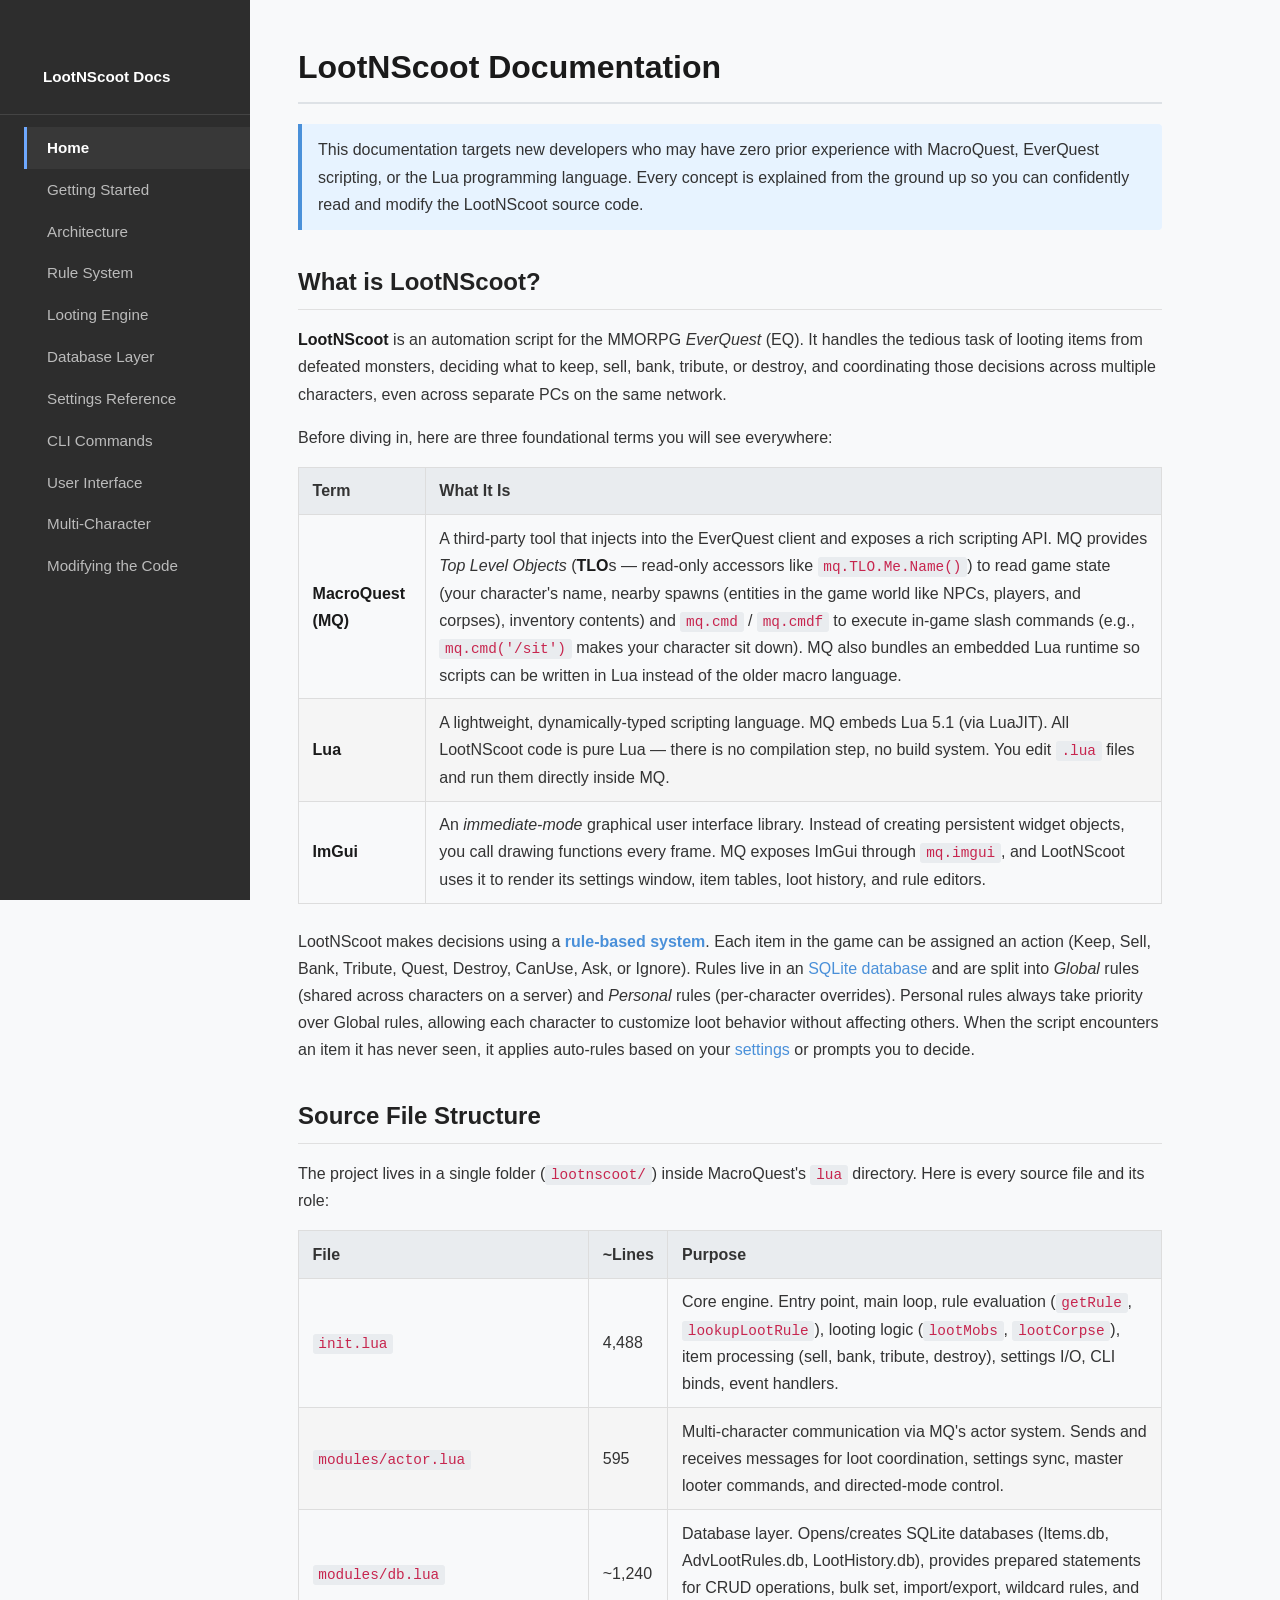
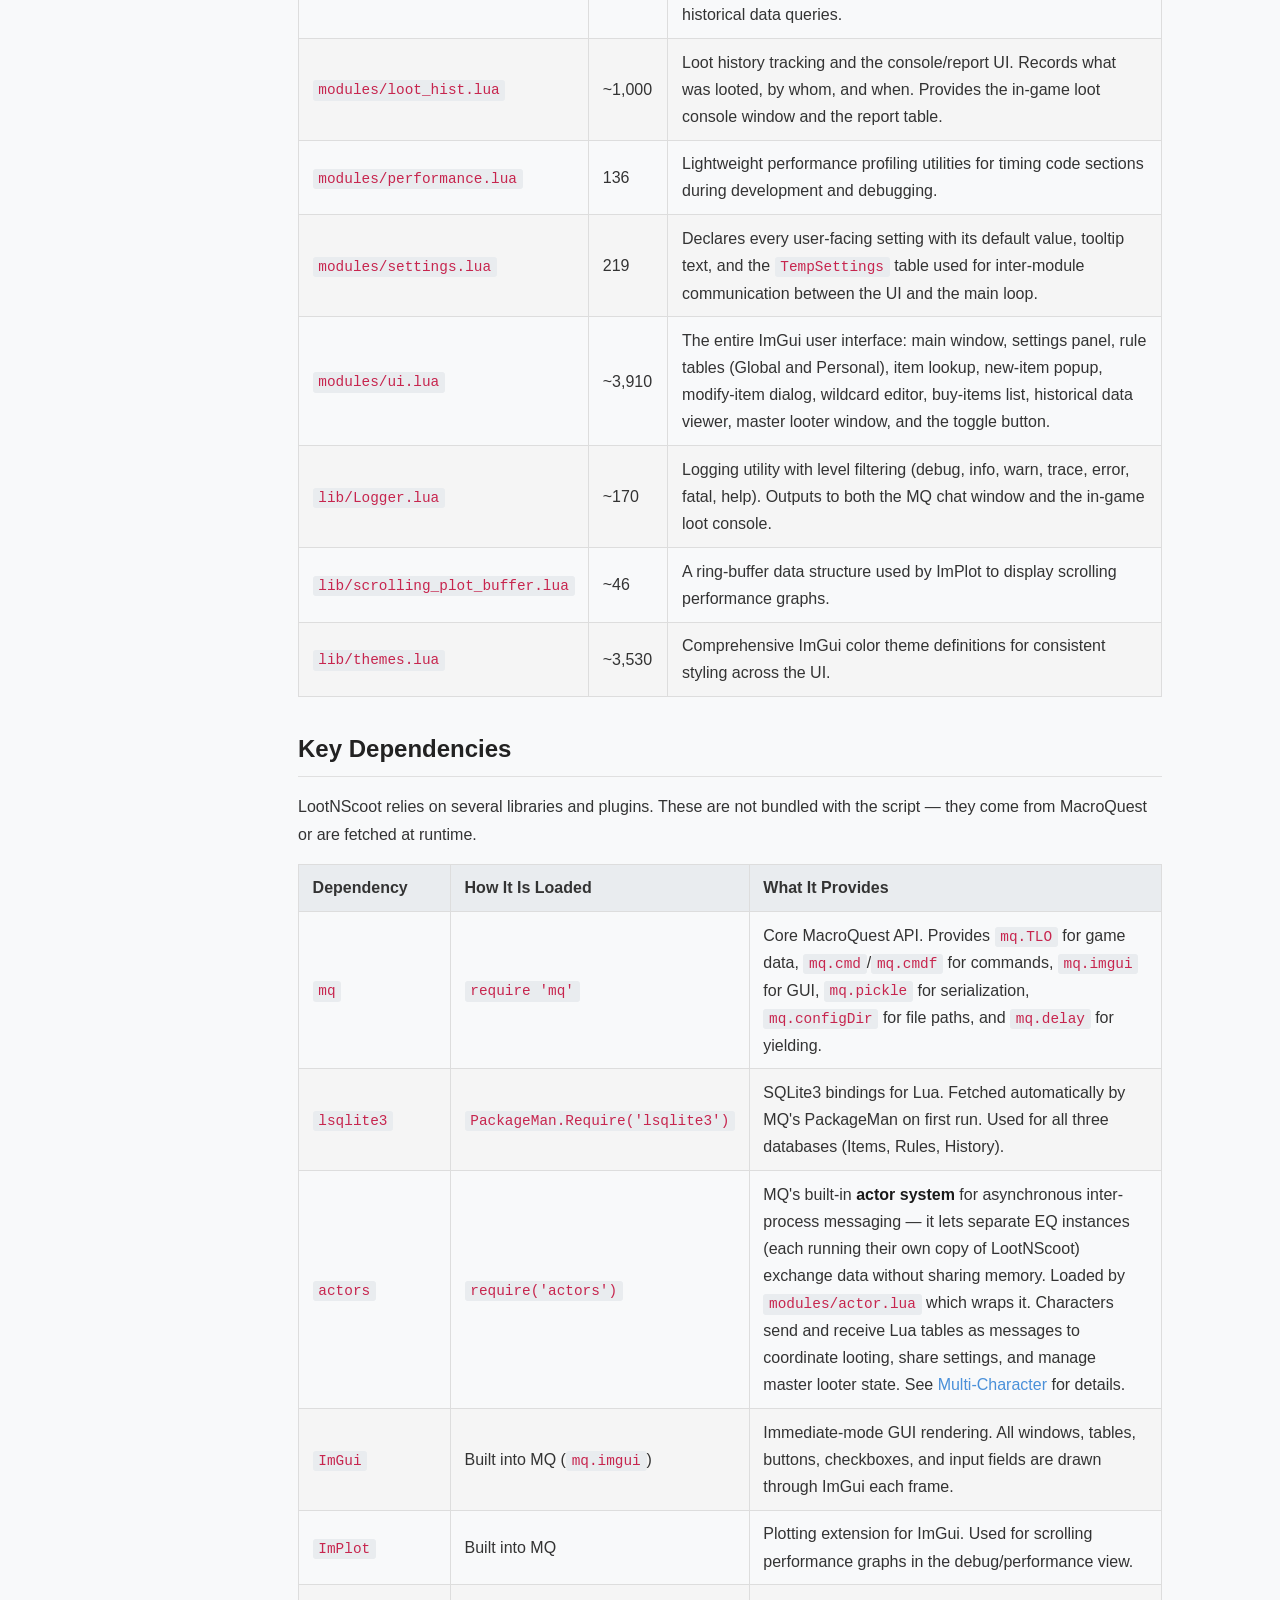
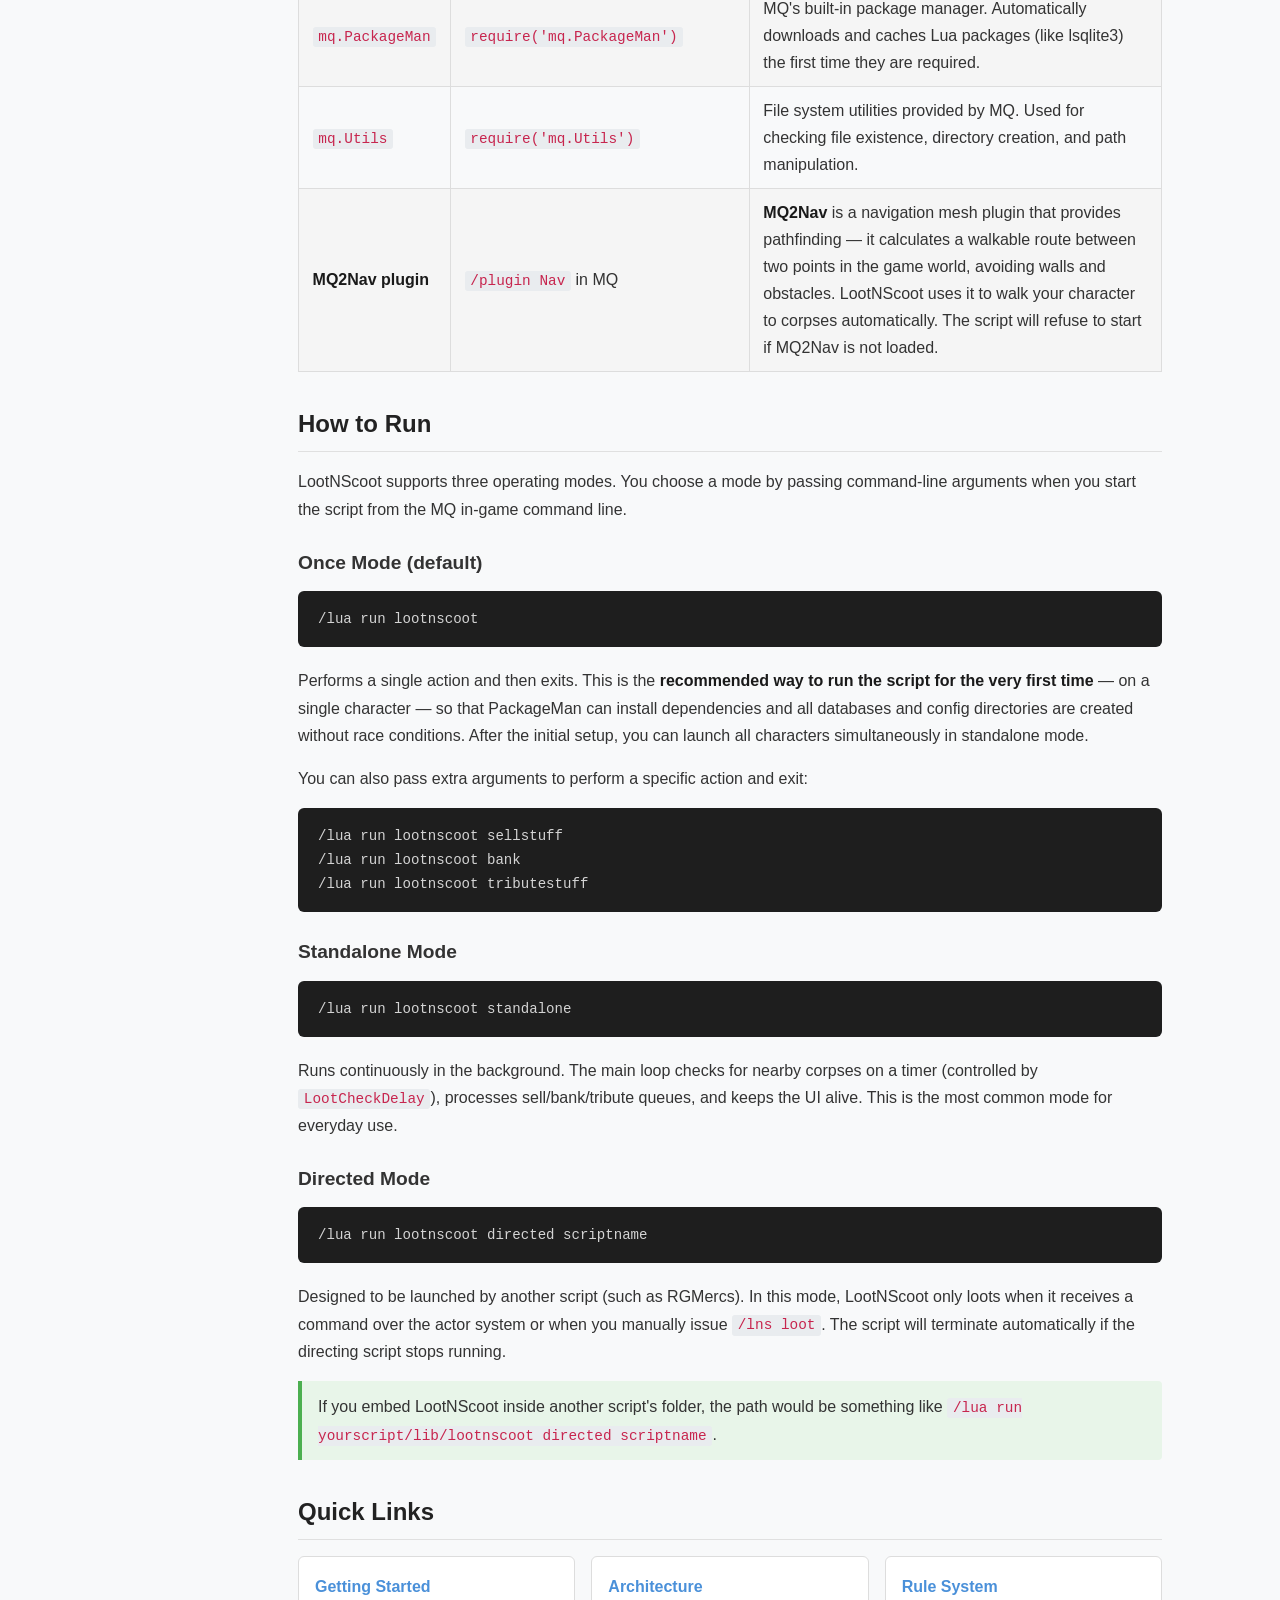
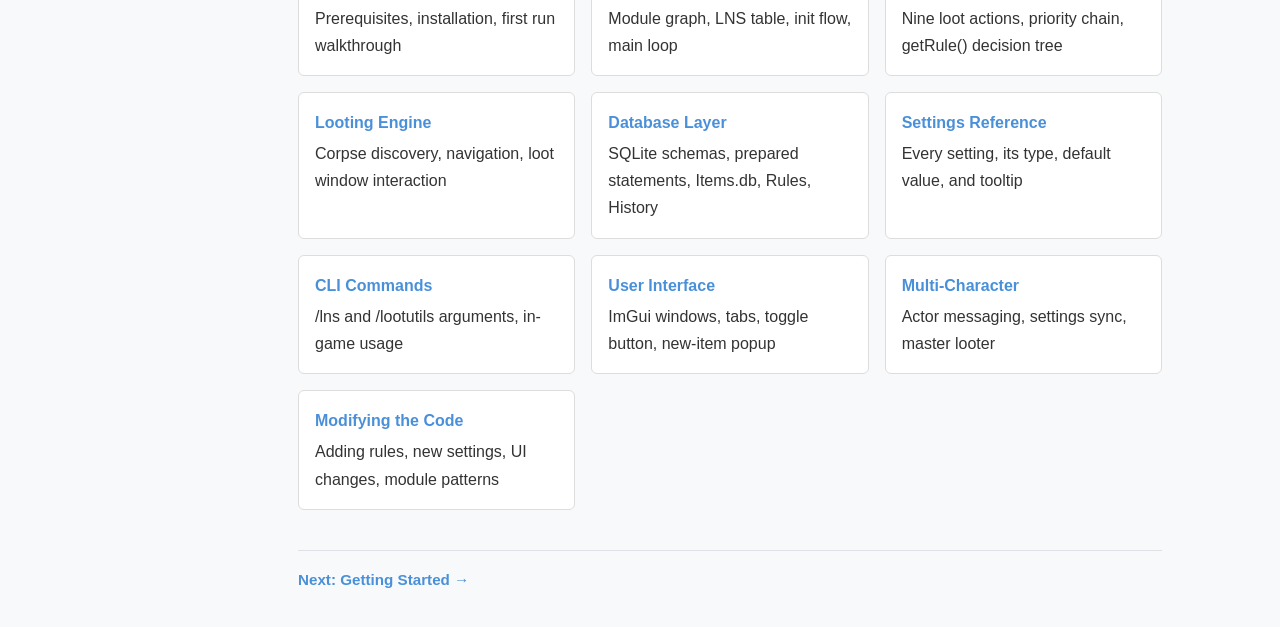
<file: Documentation/index.html>
<!DOCTYPE html>
<html lang="en">
<head>
    <meta charset="UTF-8">
    <meta name="viewport" content="width=device-width, initial-scale=1.0">
    <title>Home - LootNScoot Documentation</title>
    <link rel="stylesheet" href="style.css">
</head>
<body>
<nav class="sidebar">
    <h2><a href="index.html" style="color: inherit; text-decoration: none;">LootNScoot Docs</a></h2>
    <ul>
        <li><a href="index.html" class="active">Home</a></li>
        <li><a href="getting-started.html">Getting Started</a></li>
        <li><a href="architecture.html">Architecture</a></li>
        <li><a href="rule-system.html">Rule System</a></li>
        <li><a href="looting-engine.html">Looting Engine</a></li>
        <li><a href="database.html">Database Layer</a></li>
        <li><a href="settings.html">Settings Reference</a></li>
        <li><a href="commands.html">CLI Commands</a></li>
        <li><a href="ui.html">User Interface</a></li>
        <li><a href="multi-character.html">Multi-Character</a></li>
        <li><a href="extending.html">Modifying the Code</a></li>
    </ul>
</nav>
<main class="content">

    <h1>LootNScoot Documentation</h1>

    <div class="note">
        This documentation targets new developers who may have zero prior experience with
        MacroQuest, EverQuest scripting, or the Lua programming language. Every concept is
        explained from the ground up so you can confidently read and modify the LootNScoot
        source code.
    </div>

    <!-- ============================================================ -->
    <h2>What is LootNScoot?</h2>

    <p>
        <strong>LootNScoot</strong> is an automation script for the MMORPG
        <em>EverQuest</em> (EQ). It handles the tedious task of looting items from
        defeated monsters, deciding what to keep, sell, bank, tribute, or destroy, and
        coordinating those decisions across multiple characters, even across separate
        PCs on the same network.
    </p>

    <p>Before diving in, here are three foundational terms you will see everywhere:</p>

    <table>
        <thead>
            <tr>
                <th>Term</th>
                <th>What It Is</th>
            </tr>
        </thead>
        <tbody>
            <tr>
                <td><strong>MacroQuest (MQ)</strong></td>
                <td>
                    A third-party tool that injects into the EverQuest client and exposes a
                    rich scripting API. MQ provides <em>Top Level Objects</em>
                    (<strong>TLO</strong>s &mdash; read-only accessors like <code>mq.TLO.Me.Name()</code>)
                    to read game state (your character's name, nearby
                    spawns (entities in the game world like NPCs, players, and corpses),
                    inventory contents) and <code>mq.cmd</code> /
                    <code>mq.cmdf</code> to execute in-game slash commands (e.g.,
                    <code>mq.cmd('/sit')</code> makes your character sit down). MQ also bundles
                    an embedded Lua runtime so scripts can be written in Lua instead of the
                    older macro language.
                </td>
            </tr>
            <tr>
                <td><strong>Lua</strong></td>
                <td>
                    A lightweight, dynamically-typed scripting language. MQ embeds Lua 5.1
                    (via LuaJIT). All LootNScoot code is pure Lua &mdash; there is no
                    compilation step, no build system. You edit <code>.lua</code> files and
                    run them directly inside MQ.
                </td>
            </tr>
            <tr>
                <td><strong>ImGui</strong></td>
                <td>
                    An <em>immediate-mode</em> graphical user interface library. Instead of
                    creating persistent widget objects, you call drawing functions every
                    frame. MQ exposes ImGui through <code>mq.imgui</code>, and LootNScoot
                    uses it to render its settings window, item tables, loot history, and
                    rule editors.
                </td>
            </tr>
        </tbody>
    </table>

    <p>
        LootNScoot makes decisions using a <strong><a href="rule-system.html">rule-based system</a></strong>. Each item in
        the game can be assigned an action (Keep, Sell, Bank, Tribute, Quest, Destroy,
        CanUse, Ask, or Ignore). Rules live in an <a href="database.html">SQLite database</a> and are split into
        <em>Global</em> rules (shared across characters on a server) and
        <em>Personal</em> rules (per-character overrides). Personal rules always take
        priority over Global rules, allowing each character to customize loot behavior
        without affecting others. When the script encounters an
        item it has never seen, it applies auto-rules based on your <a href="settings.html">settings</a> or prompts you
        to decide.
    </p>

    <!-- ============================================================ -->
    <h2>Source File Structure</h2>

    <p>
        The project lives in a single folder (<code>lootnscoot/</code>) inside MacroQuest's
        <code>lua</code> directory. Here is every source file and its role:
    </p>

    <table>
        <thead>
            <tr>
                <th>File</th>
                <th>~Lines</th>
                <th>Purpose</th>
            </tr>
        </thead>
        <tbody>
            <tr>
                <td><code>init.lua</code></td>
                <td>4,488</td>
                <td>
                    Core engine. Entry point, main loop, rule evaluation
                    (<code>getRule</code>, <code>lookupLootRule</code>), looting logic
                    (<code>lootMobs</code>, <code>lootCorpse</code>), item processing
                    (sell, bank, tribute, destroy), settings I/O, CLI binds, event handlers.
                </td>
            </tr>
            <tr>
                <td><code>modules/actor.lua</code></td>
                <td>595</td>
                <td>
                    Multi-character communication via MQ's actor system. Sends and receives
                    messages for loot coordination, settings sync, master looter commands,
                    and directed-mode control.
                </td>
            </tr>
            <tr>
                <td><code>modules/db.lua</code></td>
                <td>~1,240</td>
                <td>
                    Database layer. Opens/creates SQLite databases (Items.db,
                    AdvLootRules.db, LootHistory.db), provides prepared statements for
                    CRUD operations, bulk set, import/export, wildcard rules, and
                    historical data queries.
                </td>
            </tr>
            <tr>
                <td><code>modules/loot_hist.lua</code></td>
                <td>~1,000</td>
                <td>
                    Loot history tracking and the console/report UI. Records what was
                    looted, by whom, and when. Provides the in-game loot console window
                    and the report table.
                </td>
            </tr>
            <tr>
                <td><code>modules/performance.lua</code></td>
                <td>136</td>
                <td>
                    Lightweight performance profiling utilities for timing code sections
                    during development and debugging.
                </td>
            </tr>
            <tr>
                <td><code>modules/settings.lua</code></td>
                <td>219</td>
                <td>
                    Declares every user-facing setting with its default value, tooltip text,
                    and the <code>TempSettings</code> table used for inter-module
                    communication between the UI and the main loop.
                </td>
            </tr>
            <tr>
                <td><code>modules/ui.lua</code></td>
                <td>~3,910</td>
                <td>
                    The entire ImGui user interface: main window, settings panel, rule
                    tables (Global and Personal), item lookup, new-item popup, modify-item
                    dialog, wildcard editor, buy-items list, historical data viewer, master
                    looter window, and the toggle button.
                </td>
            </tr>
            <tr>
                <td><code>lib/Logger.lua</code></td>
                <td>~170</td>
                <td>
                    Logging utility with level filtering (debug, info, warn, trace, error, fatal, help).
                    Outputs to both the MQ chat window and the in-game loot console.
                </td>
            </tr>
            <tr>
                <td><code>lib/scrolling_plot_buffer.lua</code></td>
                <td>~46</td>
                <td>
                    A ring-buffer data structure used by ImPlot to display scrolling
                    performance graphs.
                </td>
            </tr>
            <tr>
                <td><code>lib/themes.lua</code></td>
                <td>~3,530</td>
                <td>
                    Comprehensive ImGui color theme definitions for consistent styling across the UI.
                </td>
            </tr>
        </tbody>
    </table>

    <!-- ============================================================ -->
    <h2>Key Dependencies</h2>

    <p>
        LootNScoot relies on several libraries and plugins. These are not bundled with the
        script &mdash; they come from MacroQuest or are fetched at runtime.
    </p>

    <table>
        <thead>
            <tr>
                <th>Dependency</th>
                <th>How It Is Loaded</th>
                <th>What It Provides</th>
            </tr>
        </thead>
        <tbody>
            <tr>
                <td><code>mq</code></td>
                <td><code>require 'mq'</code></td>
                <td>
                    Core MacroQuest API. Provides <code>mq.TLO</code> for game data,
                    <code>mq.cmd</code>/<code>mq.cmdf</code> for commands,
                    <code>mq.imgui</code> for GUI, <code>mq.pickle</code> for
                    serialization, <code>mq.configDir</code> for file paths, and
                    <code>mq.delay</code> for yielding.
                </td>
            </tr>
            <tr>
                <td><code>lsqlite3</code></td>
                <td><code>PackageMan.Require('lsqlite3')</code></td>
                <td>
                    SQLite3 bindings for Lua. Fetched automatically by MQ's PackageMan
                    on first run. Used for all three databases (Items, Rules, History).
                </td>
            </tr>
            <tr>
                <td><code>actors</code></td>
                <td><code>require('actors')</code></td>
                <td>
                    MQ's built-in <strong>actor system</strong> for asynchronous inter-process
                    messaging &mdash; it lets separate EQ instances (each running their own
                    copy of LootNScoot) exchange data without sharing memory.
                    Loaded by <code>modules/actor.lua</code> which wraps it.
                    Characters send and receive Lua tables as messages to
                    coordinate looting, share settings, and manage master looter state.
                    See <a href="multi-character.html">Multi-Character</a> for details.
                </td>
            </tr>
            <tr>
                <td><code>ImGui</code></td>
                <td>Built into MQ (<code>mq.imgui</code>)</td>
                <td>
                    Immediate-mode GUI rendering. All windows, tables, buttons, checkboxes,
                    and input fields are drawn through ImGui each frame.
                </td>
            </tr>
            <tr>
                <td><code>ImPlot</code></td>
                <td>Built into MQ</td>
                <td>
                    Plotting extension for ImGui. Used for scrolling performance graphs
                    in the debug/performance view.
                </td>
            </tr>
            <tr>
                <td><code>mq.PackageMan</code></td>
                <td><code>require('mq.PackageMan')</code></td>
                <td>
                    MQ's built-in package manager. Automatically downloads and caches
                    Lua packages (like lsqlite3) the first time they are required.
                </td>
            </tr>
            <tr>
                <td><code>mq.Utils</code></td>
                <td><code>require('mq.Utils')</code></td>
                <td>
                    File system utilities provided by MQ. Used for checking file
                    existence, directory creation, and path manipulation.
                </td>
            </tr>
            <tr>
                <td><strong>MQ2Nav plugin</strong></td>
                <td><code>/plugin Nav</code> in MQ</td>
                <td>
                    <strong>MQ2Nav</strong> is a navigation mesh plugin that provides
                    pathfinding &mdash; it calculates a walkable route between two points
                    in the game world, avoiding walls and obstacles. LootNScoot uses it
                    to walk your character to corpses automatically.
                    The script will refuse to start if MQ2Nav is not loaded.
                </td>
            </tr>
        </tbody>
    </table>

    <!-- ============================================================ -->
    <h2>How to Run</h2>

    <p>
        LootNScoot supports three operating modes. You choose a mode by passing command-line
        arguments when you start the script from the MQ in-game command line.
    </p>

    <h3>Once Mode (default)</h3>
    <pre><code>/lua run lootnscoot</code></pre>
    <p>
        Performs a single action and then exits. This is the <strong>recommended way to run the
        script for the very first time</strong> &mdash; on a single character &mdash; so that
        PackageMan can install dependencies and all databases and config directories are created
        without race conditions. After the initial setup, you can launch all characters
        simultaneously in standalone mode.
    </p>
    <p>
        You can also pass extra arguments to perform a specific action and exit:
    </p>
    <pre><code>/lua run lootnscoot sellstuff
/lua run lootnscoot bank
/lua run lootnscoot tributestuff</code></pre>

    <h3>Standalone Mode</h3>
    <pre><code>/lua run lootnscoot standalone</code></pre>
    <p>
        Runs continuously in the background. The main loop checks for nearby corpses on a
        timer (controlled by <code>LootCheckDelay</code>), processes sell/bank/tribute
        queues, and keeps the UI alive. This is the most common mode for everyday use.
    </p>

    <h3>Directed Mode</h3>
    <pre><code>/lua run lootnscoot directed scriptname</code></pre>
    <p>
        Designed to be launched by another script (such as RGMercs). In this mode,
        LootNScoot only loots when it receives a command over the actor system or when
        you manually issue <code>/lns loot</code>. The script will terminate automatically
        if the directing script stops running.
    </p>

    <div class="tip">
        If you embed LootNScoot inside another script's folder, the path would be something
        like <code>/lua run yourscript/lib/lootnscoot directed scriptname</code>.
    </div>

    <!-- ============================================================ -->
    <h2>Quick Links</h2>

    <div class="link-grid">
        <a href="getting-started.html">
            <strong>Getting Started</strong>
            <span>Prerequisites, installation, first run walkthrough</span>
        </a>
        <a href="architecture.html">
            <strong>Architecture</strong>
            <span>Module graph, LNS table, init flow, main loop</span>
        </a>
        <a href="rule-system.html">
            <strong>Rule System</strong>
            <span>Nine loot actions, priority chain, getRule() decision tree</span>
        </a>
        <a href="looting-engine.html">
            <strong>Looting Engine</strong>
            <span>Corpse discovery, navigation, loot window interaction</span>
        </a>
        <a href="database.html">
            <strong>Database Layer</strong>
            <span>SQLite schemas, prepared statements, Items.db, Rules, History</span>
        </a>
        <a href="settings.html">
            <strong>Settings Reference</strong>
            <span>Every setting, its type, default value, and tooltip</span>
        </a>
        <a href="commands.html">
            <strong>CLI Commands</strong>
            <span>/lns and /lootutils arguments, in-game usage</span>
        </a>
        <a href="ui.html">
            <strong>User Interface</strong>
            <span>ImGui windows, tabs, toggle button, new-item popup</span>
        </a>
        <a href="multi-character.html">
            <strong>Multi-Character</strong>
            <span>Actor messaging, settings sync, master looter</span>
        </a>
        <a href="extending.html">
            <strong>Modifying the Code</strong>
            <span>Adding rules, new settings, UI changes, module patterns</span>
        </a>
    </div>

    <div class="page-nav">
        <span></span>
        <a href="getting-started.html">Next: Getting Started &rarr;</a>
    </div>
</main>
</body>
</html>
</file>
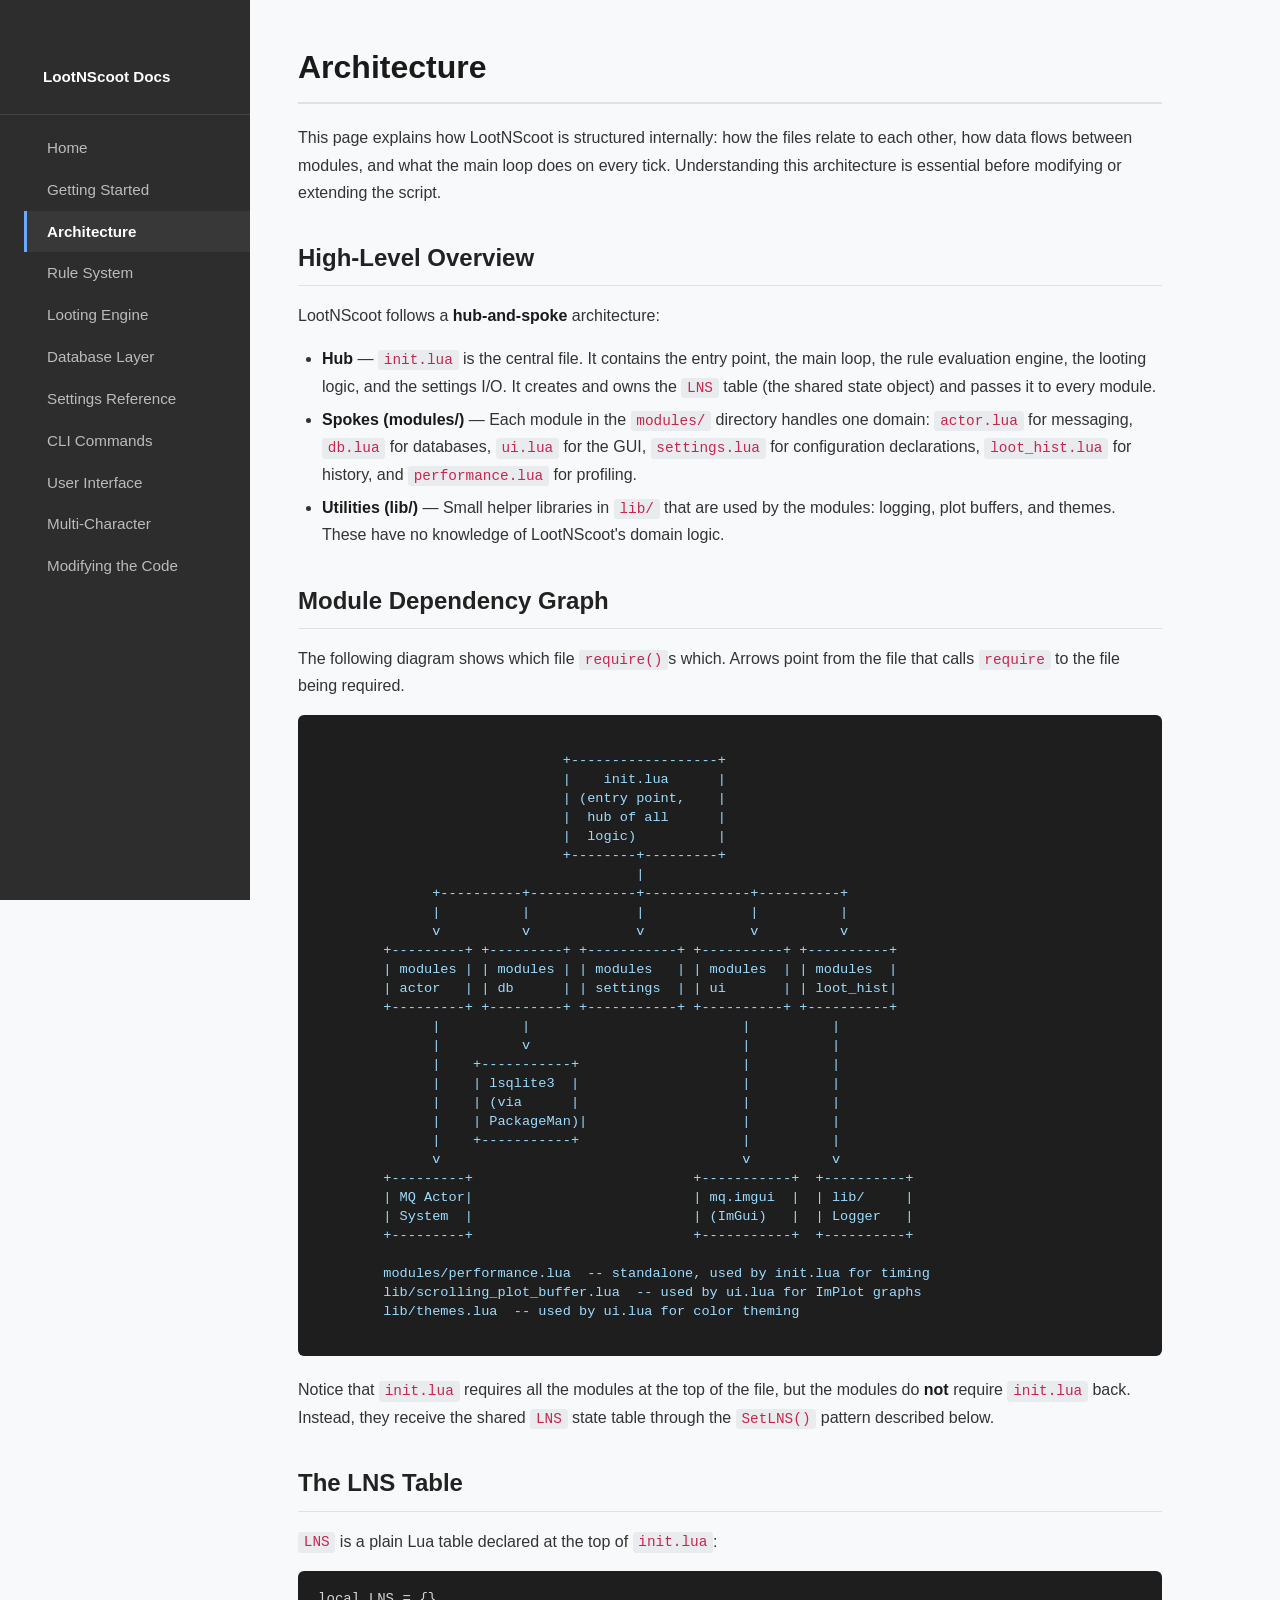
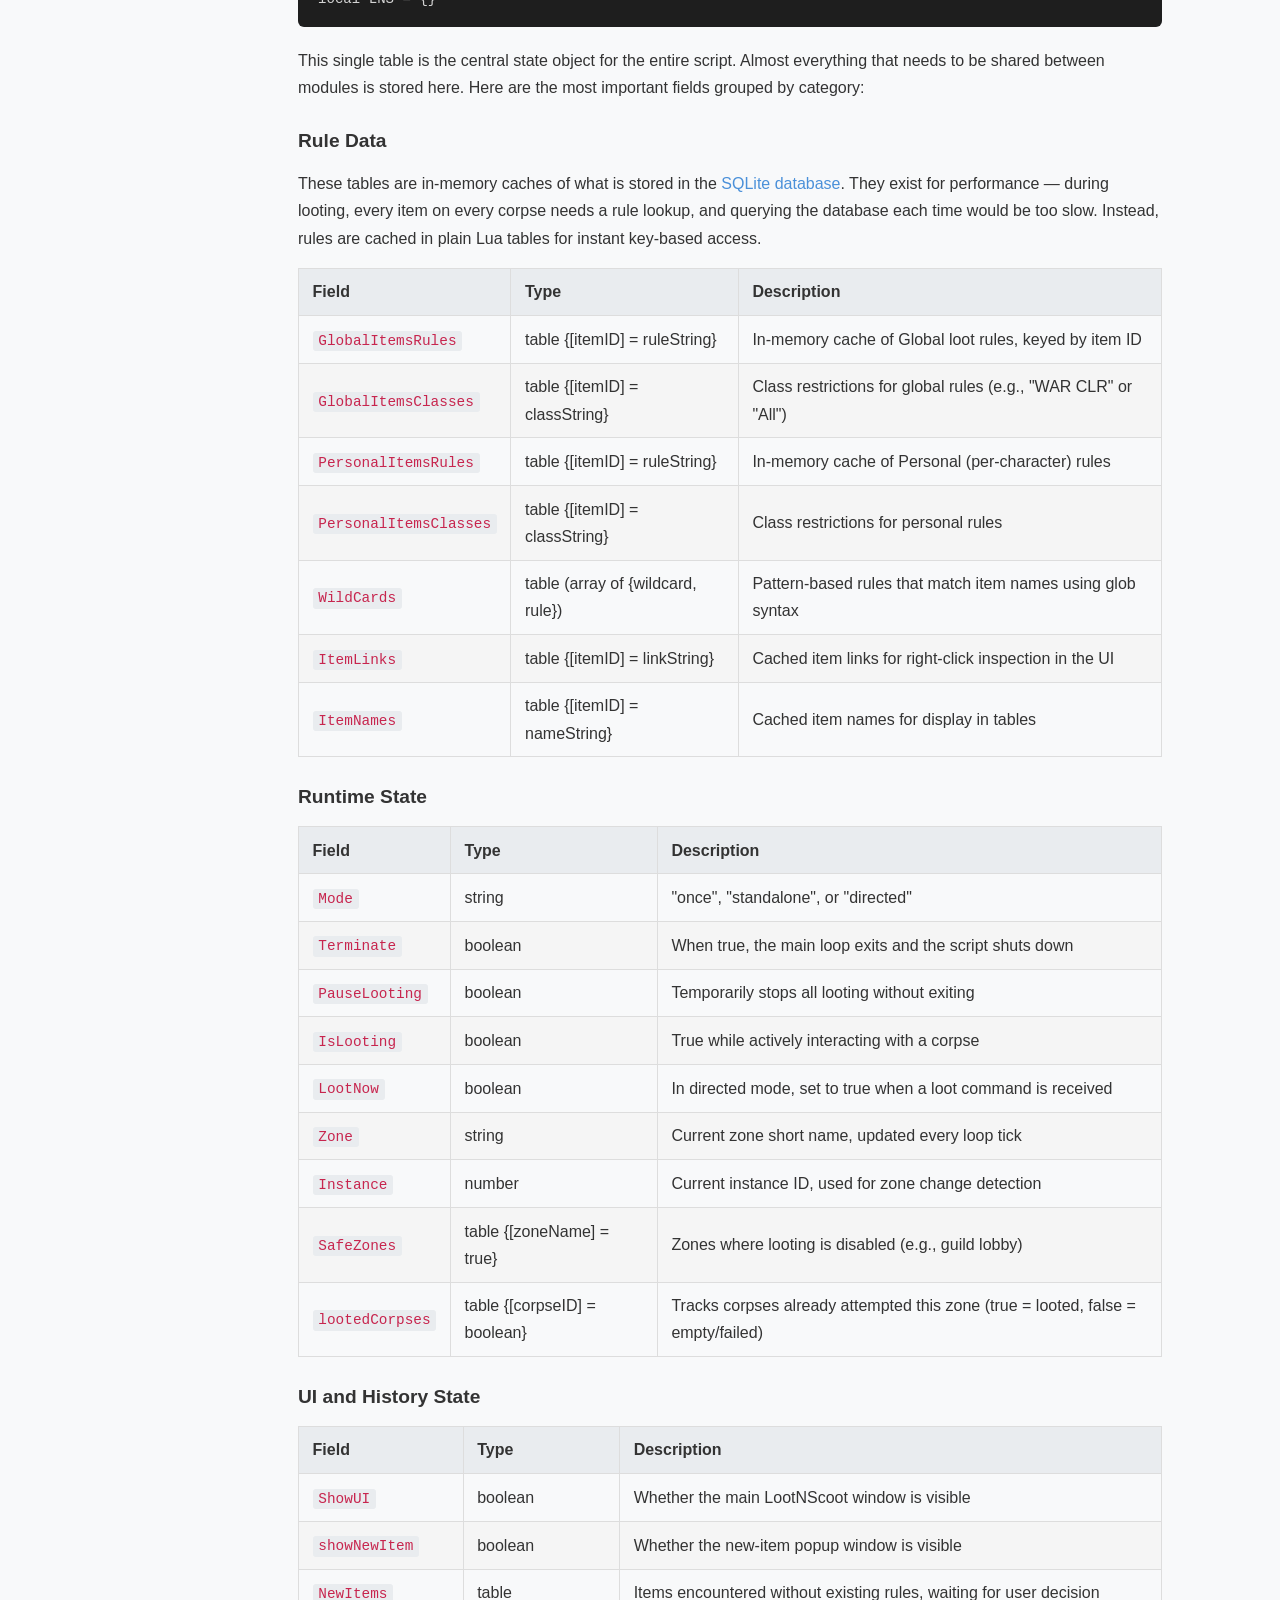
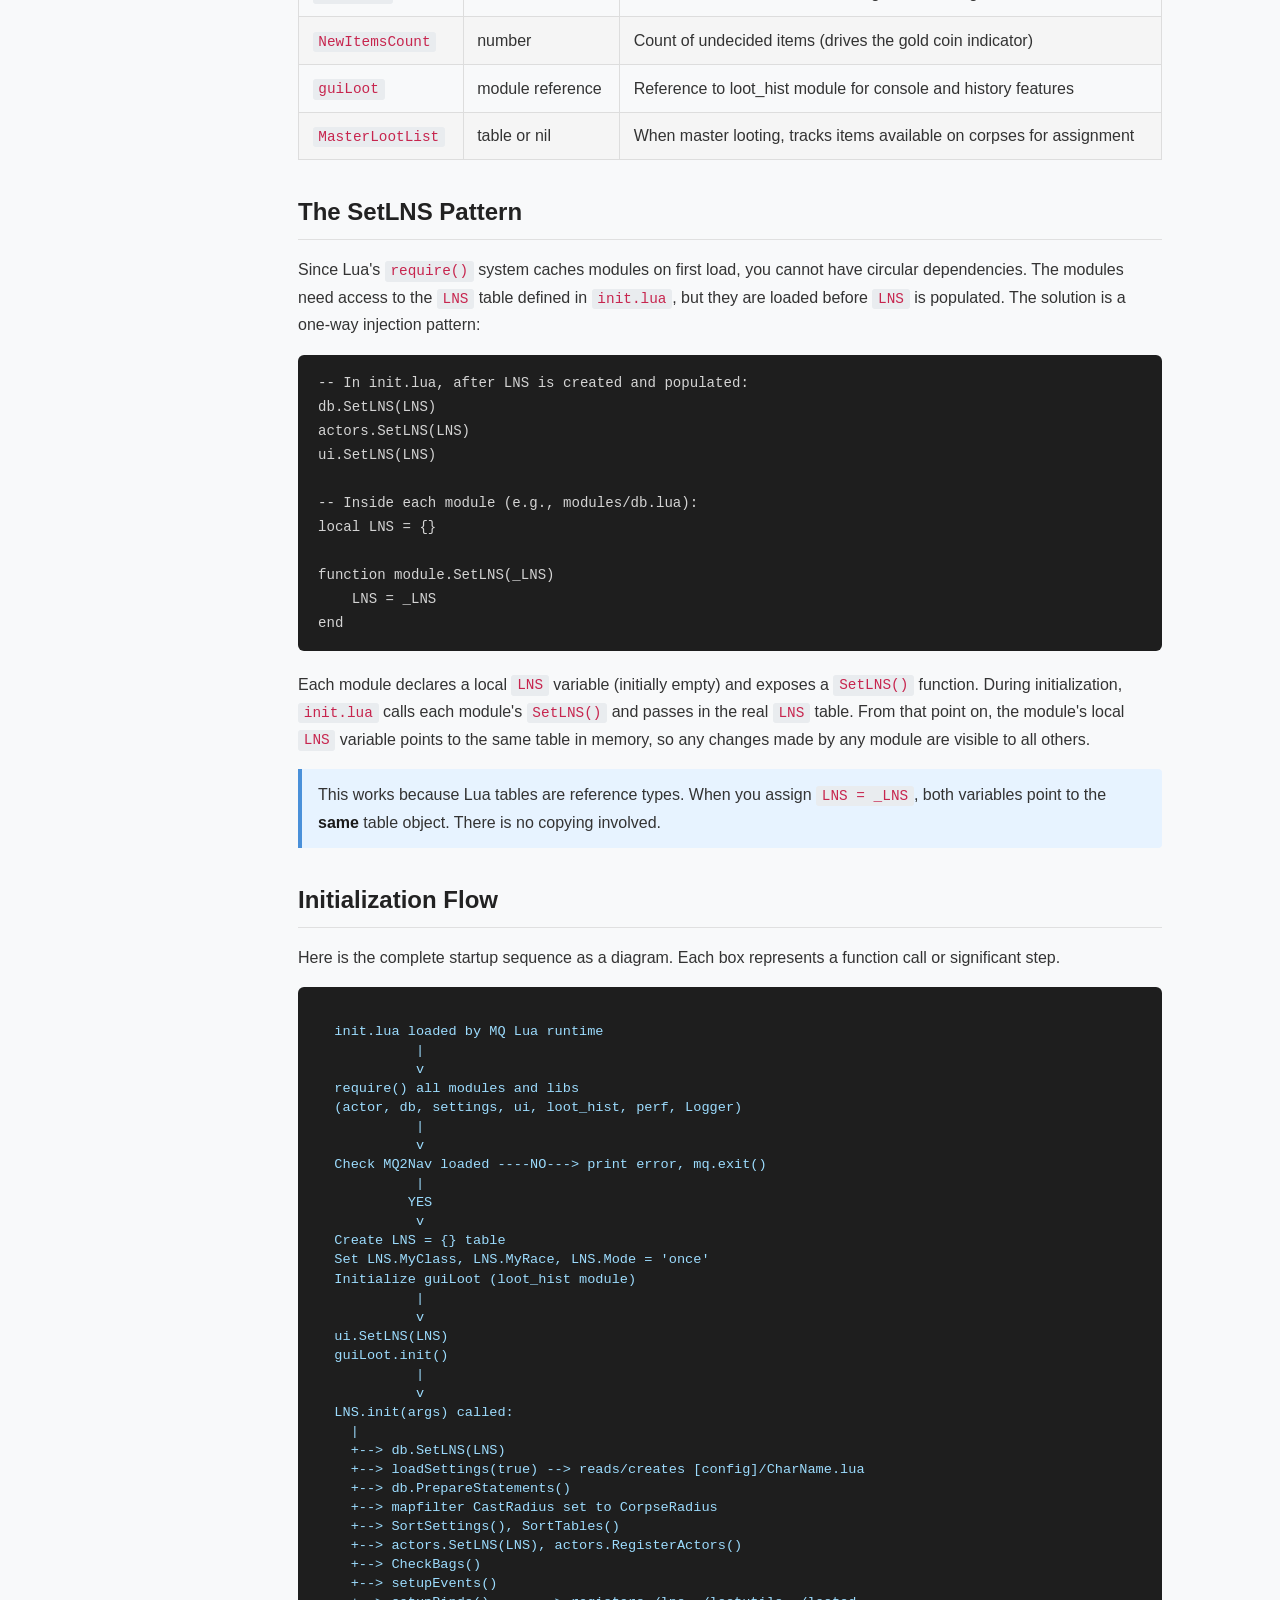
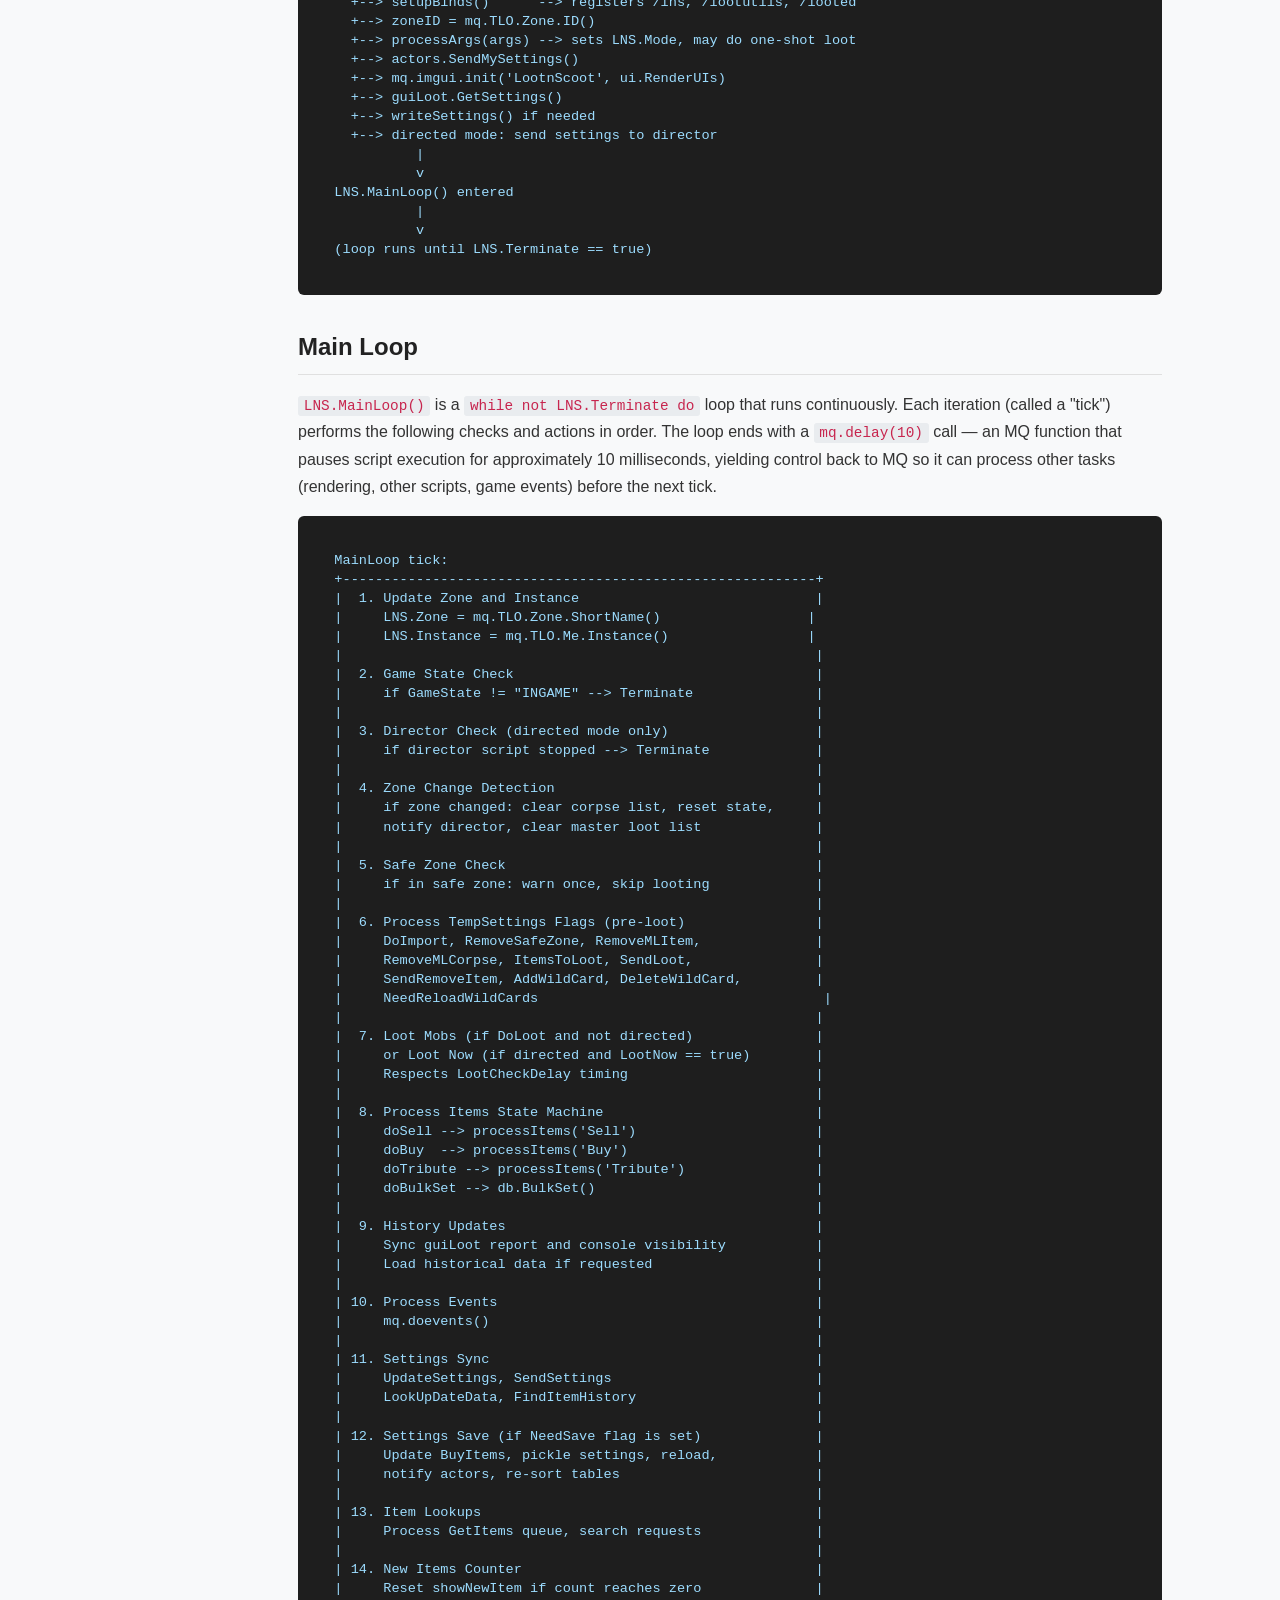
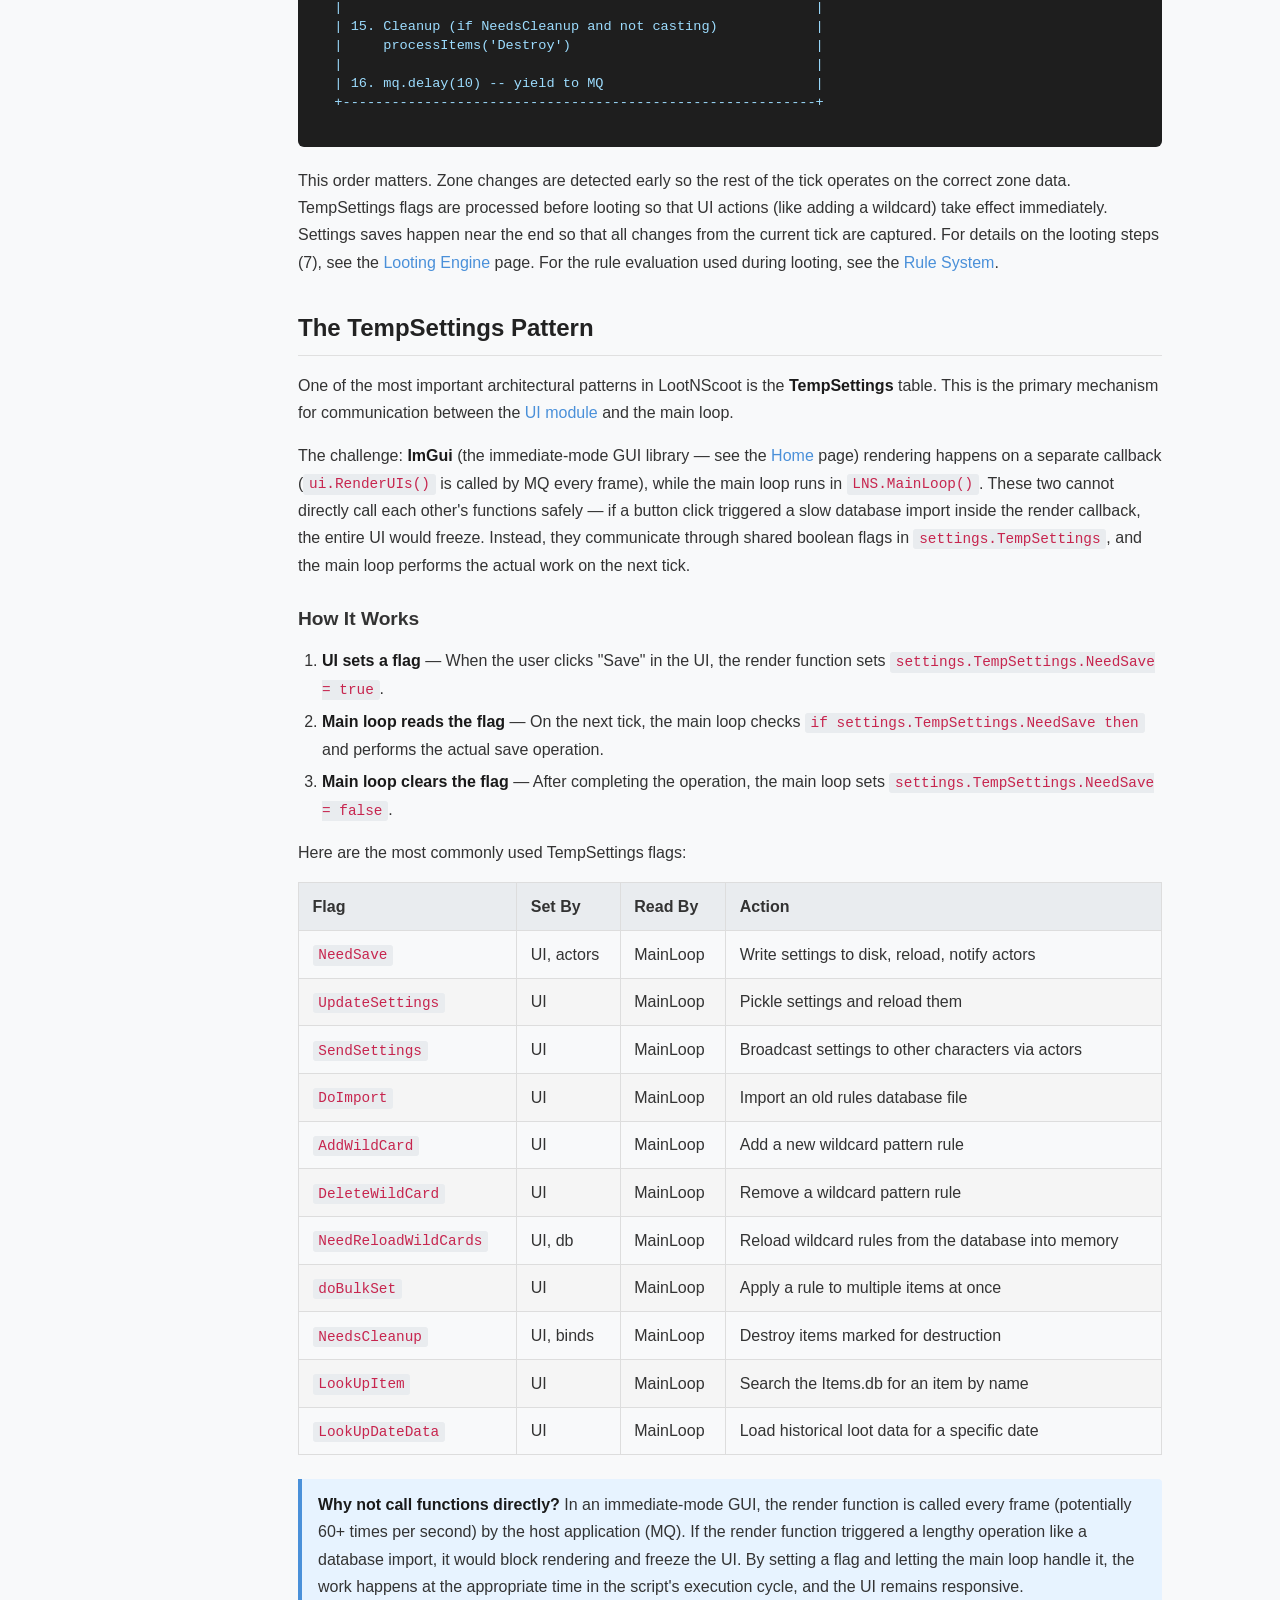
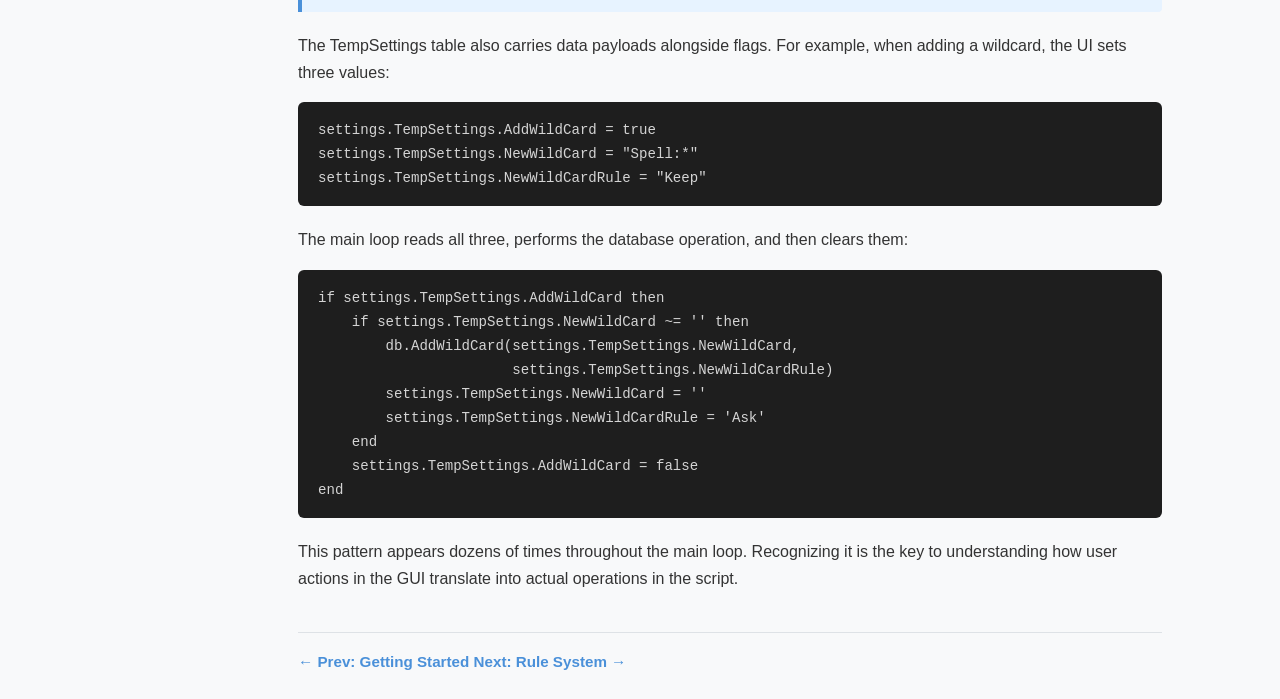
<file: Documentation/architecture.html>
<!DOCTYPE html>
<html lang="en">
<head>
    <meta charset="UTF-8">
    <meta name="viewport" content="width=device-width, initial-scale=1.0">
    <title>Architecture - LootNScoot Documentation</title>
    <link rel="stylesheet" href="style.css">
</head>
<body>
<nav class="sidebar">
    <h2><a href="index.html" style="color: inherit; text-decoration: none;">LootNScoot Docs</a></h2>
    <ul>
        <li><a href="index.html">Home</a></li>
        <li><a href="getting-started.html">Getting Started</a></li>
        <li><a href="architecture.html" class="active">Architecture</a></li>
        <li><a href="rule-system.html">Rule System</a></li>
        <li><a href="looting-engine.html">Looting Engine</a></li>
        <li><a href="database.html">Database Layer</a></li>
        <li><a href="settings.html">Settings Reference</a></li>
        <li><a href="commands.html">CLI Commands</a></li>
        <li><a href="ui.html">User Interface</a></li>
        <li><a href="multi-character.html">Multi-Character</a></li>
        <li><a href="extending.html">Modifying the Code</a></li>
    </ul>
</nav>
<main class="content">

    <h1>Architecture</h1>

    <p>
        This page explains how LootNScoot is structured internally: how the files relate to
        each other, how data flows between modules, and what the main loop does on every
        tick. Understanding this architecture is essential before modifying or extending the
        script.
    </p>

    <!-- ============================================================ -->
    <h2>High-Level Overview</h2>

    <p>
        LootNScoot follows a <strong>hub-and-spoke</strong> architecture:
    </p>

    <ul>
        <li>
            <strong>Hub</strong> &mdash; <code>init.lua</code> is the central file. It
            contains the entry point, the main loop, the rule evaluation engine, the
            looting logic, and the settings I/O. It creates and owns the <code>LNS</code>
            table (the shared state object) and passes it to every module.
        </li>
        <li>
            <strong>Spokes (modules/)</strong> &mdash; Each module in the
            <code>modules/</code> directory handles one domain: <code>actor.lua</code> for
            messaging, <code>db.lua</code> for databases, <code>ui.lua</code> for the
            GUI, <code>settings.lua</code> for configuration declarations,
            <code>loot_hist.lua</code> for history, and <code>performance.lua</code>
            for profiling.
        </li>
        <li>
            <strong>Utilities (lib/)</strong> &mdash; Small helper libraries in
            <code>lib/</code> that are used by the modules: logging, plot buffers, and
            themes. These have no knowledge of LootNScoot's domain logic.
        </li>
    </ul>

    <!-- ============================================================ -->
    <h2>Module Dependency Graph</h2>

    <p>
        The following diagram shows which file <code>require()</code>s which. Arrows point
        from the file that calls <code>require</code> to the file being required.
    </p>

    <div class="diagram">
                              +------------------+
                              |    init.lua      |
                              | (entry point,    |
                              |  hub of all      |
                              |  logic)          |
                              +--------+---------+
                                       |
              +----------+-------------+-------------+----------+
              |          |             |             |          |
              v          v             v             v          v
        +---------+ +---------+ +-----------+ +----------+ +----------+
        | modules | | modules | | modules   | | modules  | | modules  |
        | actor   | | db      | | settings  | | ui       | | loot_hist|
        +---------+ +---------+ +-----------+ +----------+ +----------+
              |          |                          |          |
              |          v                          |          |
              |    +-----------+                    |          |
              |    | lsqlite3  |                    |          |
              |    | (via      |                    |          |
              |    | PackageMan)|                   |          |
              |    +-----------+                    |          |
              v                                     v          v
        +---------+                           +-----------+  +----------+
        | MQ Actor|                           | mq.imgui  |  | lib/     |
        | System  |                           | (ImGui)   |  | Logger   |
        +---------+                           +-----------+  +----------+

        modules/performance.lua  -- standalone, used by init.lua for timing
        lib/scrolling_plot_buffer.lua  -- used by ui.lua for ImPlot graphs
        lib/themes.lua  -- used by ui.lua for color theming
    </div>

    <p>
        Notice that <code>init.lua</code> requires all the modules at the top of the file,
        but the modules do <strong>not</strong> require <code>init.lua</code> back. Instead,
        they receive the shared <code>LNS</code> state table through the
        <code>SetLNS()</code> pattern described below.
    </p>

    <!-- ============================================================ -->
    <h2>The LNS Table</h2>

    <p>
        <code>LNS</code> is a plain Lua table declared at the top of <code>init.lua</code>:
    </p>

    <pre><code>local LNS = {}</code></pre>

    <p>
        This single table is the central state object for the entire script. Almost
        everything that needs to be shared between modules is stored here. Here are the
        most important fields grouped by category:
    </p>

    <h3>Rule Data</h3>
    <p>
        These tables are in-memory caches of what is stored in the
        <a href="database.html">SQLite database</a>. They exist for performance &mdash;
        during looting, every item on every corpse needs a rule lookup, and querying
        the database each time would be too slow. Instead, rules are cached in plain
        Lua tables for instant key-based access.
    </p>
    <table>
        <thead>
            <tr><th>Field</th><th>Type</th><th>Description</th></tr>
        </thead>
        <tbody>
            <tr>
                <td><code>GlobalItemsRules</code></td>
                <td>table {[itemID] = ruleString}</td>
                <td>In-memory cache of Global loot rules, keyed by item ID</td>
            </tr>
            <tr>
                <td><code>GlobalItemsClasses</code></td>
                <td>table {[itemID] = classString}</td>
                <td>Class restrictions for global rules (e.g., "WAR CLR" or "All")</td>
            </tr>
            <tr>
                <td><code>PersonalItemsRules</code></td>
                <td>table {[itemID] = ruleString}</td>
                <td>In-memory cache of Personal (per-character) rules</td>
            </tr>
            <tr>
                <td><code>PersonalItemsClasses</code></td>
                <td>table {[itemID] = classString}</td>
                <td>Class restrictions for personal rules</td>
            </tr>
            <tr>
                <td><code>WildCards</code></td>
                <td>table (array of {wildcard, rule})</td>
                <td>Pattern-based rules that match item names using glob syntax</td>
            </tr>
            <tr>
                <td><code>ItemLinks</code></td>
                <td>table {[itemID] = linkString}</td>
                <td>Cached item links for right-click inspection in the UI</td>
            </tr>
            <tr>
                <td><code>ItemNames</code></td>
                <td>table {[itemID] = nameString}</td>
                <td>Cached item names for display in tables</td>
            </tr>
        </tbody>
    </table>

    <h3>Runtime State</h3>
    <table>
        <thead>
            <tr><th>Field</th><th>Type</th><th>Description</th></tr>
        </thead>
        <tbody>
            <tr>
                <td><code>Mode</code></td>
                <td>string</td>
                <td>"once", "standalone", or "directed"</td>
            </tr>
            <tr>
                <td><code>Terminate</code></td>
                <td>boolean</td>
                <td>When true, the main loop exits and the script shuts down</td>
            </tr>
            <tr>
                <td><code>PauseLooting</code></td>
                <td>boolean</td>
                <td>Temporarily stops all looting without exiting</td>
            </tr>
            <tr>
                <td><code>IsLooting</code></td>
                <td>boolean</td>
                <td>True while actively interacting with a corpse</td>
            </tr>
            <tr>
                <td><code>LootNow</code></td>
                <td>boolean</td>
                <td>In directed mode, set to true when a loot command is received</td>
            </tr>
            <tr>
                <td><code>Zone</code></td>
                <td>string</td>
                <td>Current zone short name, updated every loop tick</td>
            </tr>
            <tr>
                <td><code>Instance</code></td>
                <td>number</td>
                <td>Current instance ID, used for zone change detection</td>
            </tr>
            <tr>
                <td><code>SafeZones</code></td>
                <td>table {[zoneName] = true}</td>
                <td>Zones where looting is disabled (e.g., guild lobby)</td>
            </tr>
            <tr>
                <td><code>lootedCorpses</code></td>
                <td>table {[corpseID] = boolean}</td>
                <td>Tracks corpses already attempted this zone (true = looted, false = empty/failed)</td>
            </tr>
        </tbody>
    </table>

    <h3>UI and History State</h3>
    <table>
        <thead>
            <tr><th>Field</th><th>Type</th><th>Description</th></tr>
        </thead>
        <tbody>
            <tr>
                <td><code>ShowUI</code></td>
                <td>boolean</td>
                <td>Whether the main LootNScoot window is visible</td>
            </tr>
            <tr>
                <td><code>showNewItem</code></td>
                <td>boolean</td>
                <td>Whether the new-item popup window is visible</td>
            </tr>
            <tr>
                <td><code>NewItems</code></td>
                <td>table</td>
                <td>Items encountered without existing rules, waiting for user decision</td>
            </tr>
            <tr>
                <td><code>NewItemsCount</code></td>
                <td>number</td>
                <td>Count of undecided items (drives the gold coin indicator)</td>
            </tr>
            <tr>
                <td><code>guiLoot</code></td>
                <td>module reference</td>
                <td>Reference to loot_hist module for console and history features</td>
            </tr>
            <tr>
                <td><code>MasterLootList</code></td>
                <td>table or nil</td>
                <td>When master looting, tracks items available on corpses for assignment</td>
            </tr>
        </tbody>
    </table>

    <!-- ============================================================ -->
    <h2>The SetLNS Pattern</h2>

    <p>
        Since Lua's <code>require()</code> system caches modules on first load, you cannot
        have circular dependencies. The modules need access to the <code>LNS</code> table
        defined in <code>init.lua</code>, but they are loaded before <code>LNS</code> is
        populated. The solution is a one-way injection pattern:
    </p>

    <pre><code>-- In init.lua, after LNS is created and populated:
db.SetLNS(LNS)
actors.SetLNS(LNS)
ui.SetLNS(LNS)

-- Inside each module (e.g., modules/db.lua):
local LNS = {}

function module.SetLNS(_LNS)
    LNS = _LNS
end</code></pre>

    <p>
        Each module declares a local <code>LNS</code> variable (initially empty) and
        exposes a <code>SetLNS()</code> function. During initialization,
        <code>init.lua</code> calls each module's <code>SetLNS()</code> and passes in the
        real <code>LNS</code> table. From that point on, the module's local
        <code>LNS</code> variable points to the same table in memory, so any changes
        made by any module are visible to all others.
    </p>

    <div class="note">
        This works because Lua tables are reference types. When you assign
        <code>LNS = _LNS</code>, both variables point to the <strong>same</strong> table
        object. There is no copying involved.
    </div>

    <!-- ============================================================ -->
    <h2>Initialization Flow</h2>

    <p>
        Here is the complete startup sequence as a diagram. Each box represents a function
        call or significant step.
    </p>

    <div class="diagram">
  init.lua loaded by MQ Lua runtime
            |
            v
  require() all modules and libs
  (actor, db, settings, ui, loot_hist, perf, Logger)
            |
            v
  Check MQ2Nav loaded ----NO---&gt; print error, mq.exit()
            |
           YES
            v
  Create LNS = {} table
  Set LNS.MyClass, LNS.MyRace, LNS.Mode = 'once'
  Initialize guiLoot (loot_hist module)
            |
            v
  ui.SetLNS(LNS)
  guiLoot.init()
            |
            v
  LNS.init(args) called:
    |
    +--&gt; db.SetLNS(LNS)
    +--&gt; loadSettings(true) --&gt; reads/creates [config]/CharName.lua
    +--&gt; db.PrepareStatements()
    +--&gt; mapfilter CastRadius set to CorpseRadius
    +--&gt; SortSettings(), SortTables()
    +--&gt; actors.SetLNS(LNS), actors.RegisterActors()
    +--&gt; CheckBags()
    +--&gt; setupEvents()
    +--&gt; setupBinds()      --&gt; registers /lns, /lootutils, /looted
    +--&gt; zoneID = mq.TLO.Zone.ID()
    +--&gt; processArgs(args) --&gt; sets LNS.Mode, may do one-shot loot
    +--&gt; actors.SendMySettings()
    +--&gt; mq.imgui.init('LootnScoot', ui.RenderUIs)
    +--&gt; guiLoot.GetSettings()
    +--&gt; writeSettings() if needed
    +--&gt; directed mode: send settings to director
            |
            v
  LNS.MainLoop() entered
            |
            v
  (loop runs until LNS.Terminate == true)
    </div>

    <!-- ============================================================ -->
    <h2>Main Loop</h2>

    <p>
        <code>LNS.MainLoop()</code> is a <code>while not LNS.Terminate do</code> loop that
        runs continuously. Each iteration (called a "tick") performs the following checks
        and actions in order. The loop ends with a <code>mq.delay(10)</code> call &mdash;
        an MQ function that pauses script execution for approximately 10 milliseconds,
        yielding control back to MQ so it can process other tasks (rendering, other
        scripts, game events) before the next tick.
    </p>

    <div class="diagram">
  MainLoop tick:
  +----------------------------------------------------------+
  |  1. Update Zone and Instance                             |
  |     LNS.Zone = mq.TLO.Zone.ShortName()                  |
  |     LNS.Instance = mq.TLO.Me.Instance()                 |
  |                                                          |
  |  2. Game State Check                                     |
  |     if GameState != "INGAME" --&gt; Terminate               |
  |                                                          |
  |  3. Director Check (directed mode only)                  |
  |     if director script stopped --&gt; Terminate             |
  |                                                          |
  |  4. Zone Change Detection                                |
  |     if zone changed: clear corpse list, reset state,     |
  |     notify director, clear master loot list              |
  |                                                          |
  |  5. Safe Zone Check                                      |
  |     if in safe zone: warn once, skip looting             |
  |                                                          |
  |  6. Process TempSettings Flags (pre-loot)                |
  |     DoImport, RemoveSafeZone, RemoveMLItem,              |
  |     RemoveMLCorpse, ItemsToLoot, SendLoot,               |
  |     SendRemoveItem, AddWildCard, DeleteWildCard,         |
  |     NeedReloadWildCards                                   |
  |                                                          |
  |  7. Loot Mobs (if DoLoot and not directed)               |
  |     or Loot Now (if directed and LootNow == true)        |
  |     Respects LootCheckDelay timing                       |
  |                                                          |
  |  8. Process Items State Machine                          |
  |     doSell --&gt; processItems('Sell')                      |
  |     doBuy  --&gt; processItems('Buy')                       |
  |     doTribute --&gt; processItems('Tribute')                |
  |     doBulkSet --&gt; db.BulkSet()                           |
  |                                                          |
  |  9. History Updates                                      |
  |     Sync guiLoot report and console visibility           |
  |     Load historical data if requested                    |
  |                                                          |
  | 10. Process Events                                       |
  |     mq.doevents()                                        |
  |                                                          |
  | 11. Settings Sync                                        |
  |     UpdateSettings, SendSettings                         |
  |     LookUpDateData, FindItemHistory                      |
  |                                                          |
  | 12. Settings Save (if NeedSave flag is set)              |
  |     Update BuyItems, pickle settings, reload,            |
  |     notify actors, re-sort tables                        |
  |                                                          |
  | 13. Item Lookups                                         |
  |     Process GetItems queue, search requests              |
  |                                                          |
  | 14. New Items Counter                                    |
  |     Reset showNewItem if count reaches zero              |
  |                                                          |
  | 15. Cleanup (if NeedsCleanup and not casting)            |
  |     processItems('Destroy')                              |
  |                                                          |
  | 16. mq.delay(10) -- yield to MQ                          |
  +----------------------------------------------------------+
    </div>

    <p>
        This order matters. Zone changes are detected early so the rest of the tick operates
        on the correct zone data. TempSettings flags are processed before looting so that
        UI actions (like adding a wildcard) take effect immediately. Settings saves happen
        near the end so that all changes from the current tick are captured. For details
        on the looting steps (7), see the <a href="looting-engine.html">Looting Engine</a>
        page. For the rule evaluation used during looting, see the
        <a href="rule-system.html">Rule System</a>.
    </p>

    <!-- ============================================================ -->
    <h2>The TempSettings Pattern</h2>

    <p>
        One of the most important architectural patterns in LootNScoot is the
        <strong>TempSettings</strong> table. This is the primary mechanism for communication
        between the <a href="ui.html">UI module</a> and the main loop.
    </p>

    <p>
        The challenge: <strong>ImGui</strong> (the immediate-mode GUI library &mdash; see
        the <a href="index.html">Home</a> page) rendering happens on a separate callback
        (<code>ui.RenderUIs()</code> is called by MQ every frame), while the main loop runs
        in <code>LNS.MainLoop()</code>. These two cannot directly call each other's
        functions safely &mdash; if a button click triggered a slow database import inside
        the render callback, the entire UI would freeze. Instead, they communicate through
        shared boolean flags in <code>settings.TempSettings</code>, and the main loop
        performs the actual work on the next tick.
    </p>

    <h3>How It Works</h3>

    <ol>
        <li>
            <strong>UI sets a flag</strong> &mdash; When the user clicks "Save" in the UI,
            the render function sets <code>settings.TempSettings.NeedSave = true</code>.
        </li>
        <li>
            <strong>Main loop reads the flag</strong> &mdash; On the next tick, the main
            loop checks <code>if settings.TempSettings.NeedSave then</code> and performs
            the actual save operation.
        </li>
        <li>
            <strong>Main loop clears the flag</strong> &mdash; After completing the
            operation, the main loop sets
            <code>settings.TempSettings.NeedSave = false</code>.
        </li>
    </ol>

    <p>Here are the most commonly used TempSettings flags:</p>

    <table>
        <thead>
            <tr><th>Flag</th><th>Set By</th><th>Read By</th><th>Action</th></tr>
        </thead>
        <tbody>
            <tr>
                <td><code>NeedSave</code></td>
                <td>UI, actors</td>
                <td>MainLoop</td>
                <td>Write settings to disk, reload, notify actors</td>
            </tr>
            <tr>
                <td><code>UpdateSettings</code></td>
                <td>UI</td>
                <td>MainLoop</td>
                <td>Pickle settings and reload them</td>
            </tr>
            <tr>
                <td><code>SendSettings</code></td>
                <td>UI</td>
                <td>MainLoop</td>
                <td>Broadcast settings to other characters via actors</td>
            </tr>
            <tr>
                <td><code>DoImport</code></td>
                <td>UI</td>
                <td>MainLoop</td>
                <td>Import an old rules database file</td>
            </tr>
            <tr>
                <td><code>AddWildCard</code></td>
                <td>UI</td>
                <td>MainLoop</td>
                <td>Add a new wildcard pattern rule</td>
            </tr>
            <tr>
                <td><code>DeleteWildCard</code></td>
                <td>UI</td>
                <td>MainLoop</td>
                <td>Remove a wildcard pattern rule</td>
            </tr>
            <tr>
                <td><code>NeedReloadWildCards</code></td>
                <td>UI, db</td>
                <td>MainLoop</td>
                <td>Reload wildcard rules from the database into memory</td>
            </tr>
            <tr>
                <td><code>doBulkSet</code></td>
                <td>UI</td>
                <td>MainLoop</td>
                <td>Apply a rule to multiple items at once</td>
            </tr>
            <tr>
                <td><code>NeedsCleanup</code></td>
                <td>UI, binds</td>
                <td>MainLoop</td>
                <td>Destroy items marked for destruction</td>
            </tr>
            <tr>
                <td><code>LookUpItem</code></td>
                <td>UI</td>
                <td>MainLoop</td>
                <td>Search the Items.db for an item by name</td>
            </tr>
            <tr>
                <td><code>LookUpDateData</code></td>
                <td>UI</td>
                <td>MainLoop</td>
                <td>Load historical loot data for a specific date</td>
            </tr>
        </tbody>
    </table>

    <div class="note">
        <strong>Why not call functions directly?</strong> In an immediate-mode GUI, the
        render function is called every frame (potentially 60+ times per second) by the
        host application (MQ). If the render function triggered a lengthy operation like
        a database import, it would block rendering and freeze the UI. By setting a flag
        and letting the main loop handle it, the work happens at the appropriate time
        in the script's execution cycle, and the UI remains responsive.
    </div>

    <p>
        The TempSettings table also carries data payloads alongside flags. For example,
        when adding a wildcard, the UI sets three values:
    </p>

    <pre><code>settings.TempSettings.AddWildCard = true
settings.TempSettings.NewWildCard = "Spell:*"
settings.TempSettings.NewWildCardRule = "Keep"</code></pre>

    <p>
        The main loop reads all three, performs the database operation, and then clears
        them:
    </p>

    <pre><code>if settings.TempSettings.AddWildCard then
    if settings.TempSettings.NewWildCard ~= '' then
        db.AddWildCard(settings.TempSettings.NewWildCard,
                       settings.TempSettings.NewWildCardRule)
        settings.TempSettings.NewWildCard = ''
        settings.TempSettings.NewWildCardRule = 'Ask'
    end
    settings.TempSettings.AddWildCard = false
end</code></pre>

    <p>
        This pattern appears dozens of times throughout the main loop. Recognizing it is
        the key to understanding how user actions in the GUI translate into actual
        operations in the script.
    </p>

    <div class="page-nav">
        <a href="getting-started.html">&larr; Prev: Getting Started</a>
        <a href="rule-system.html">Next: Rule System &rarr;</a>
    </div>
</main>
</body>
</html>
</file>
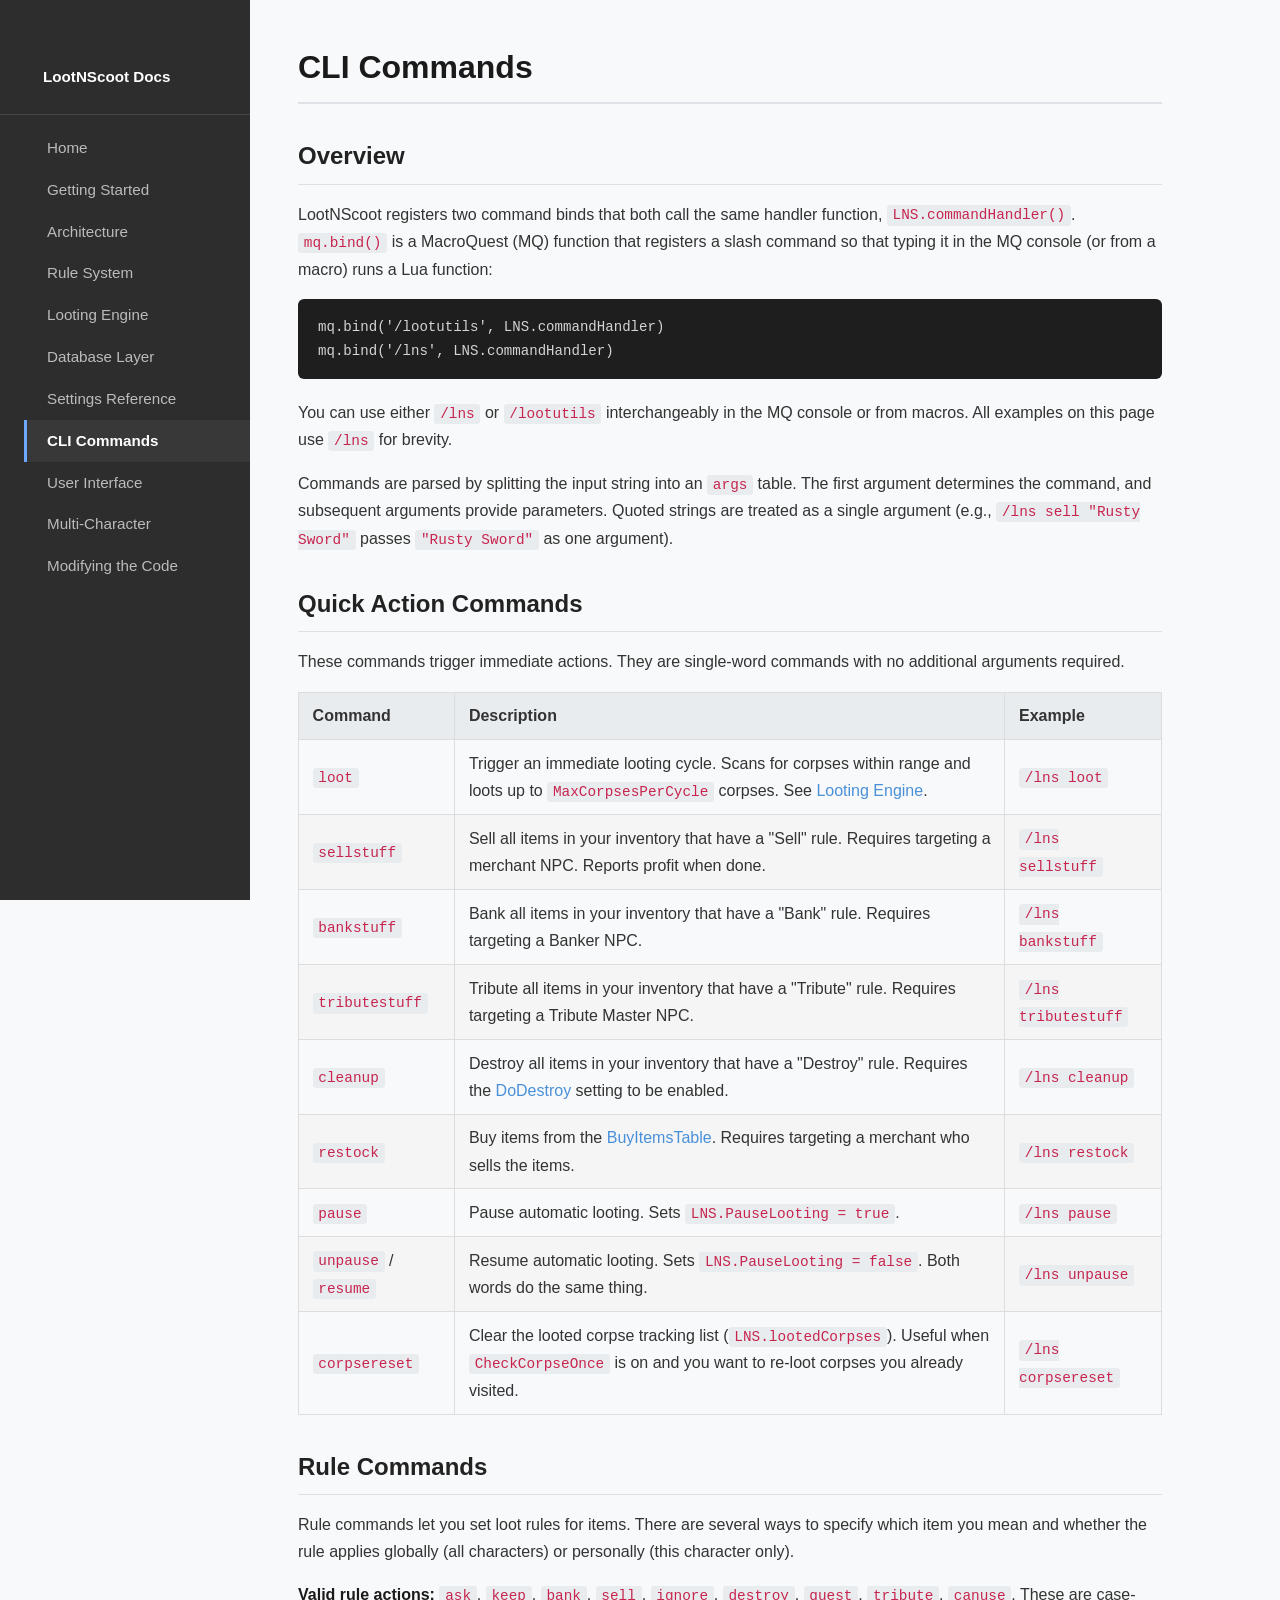
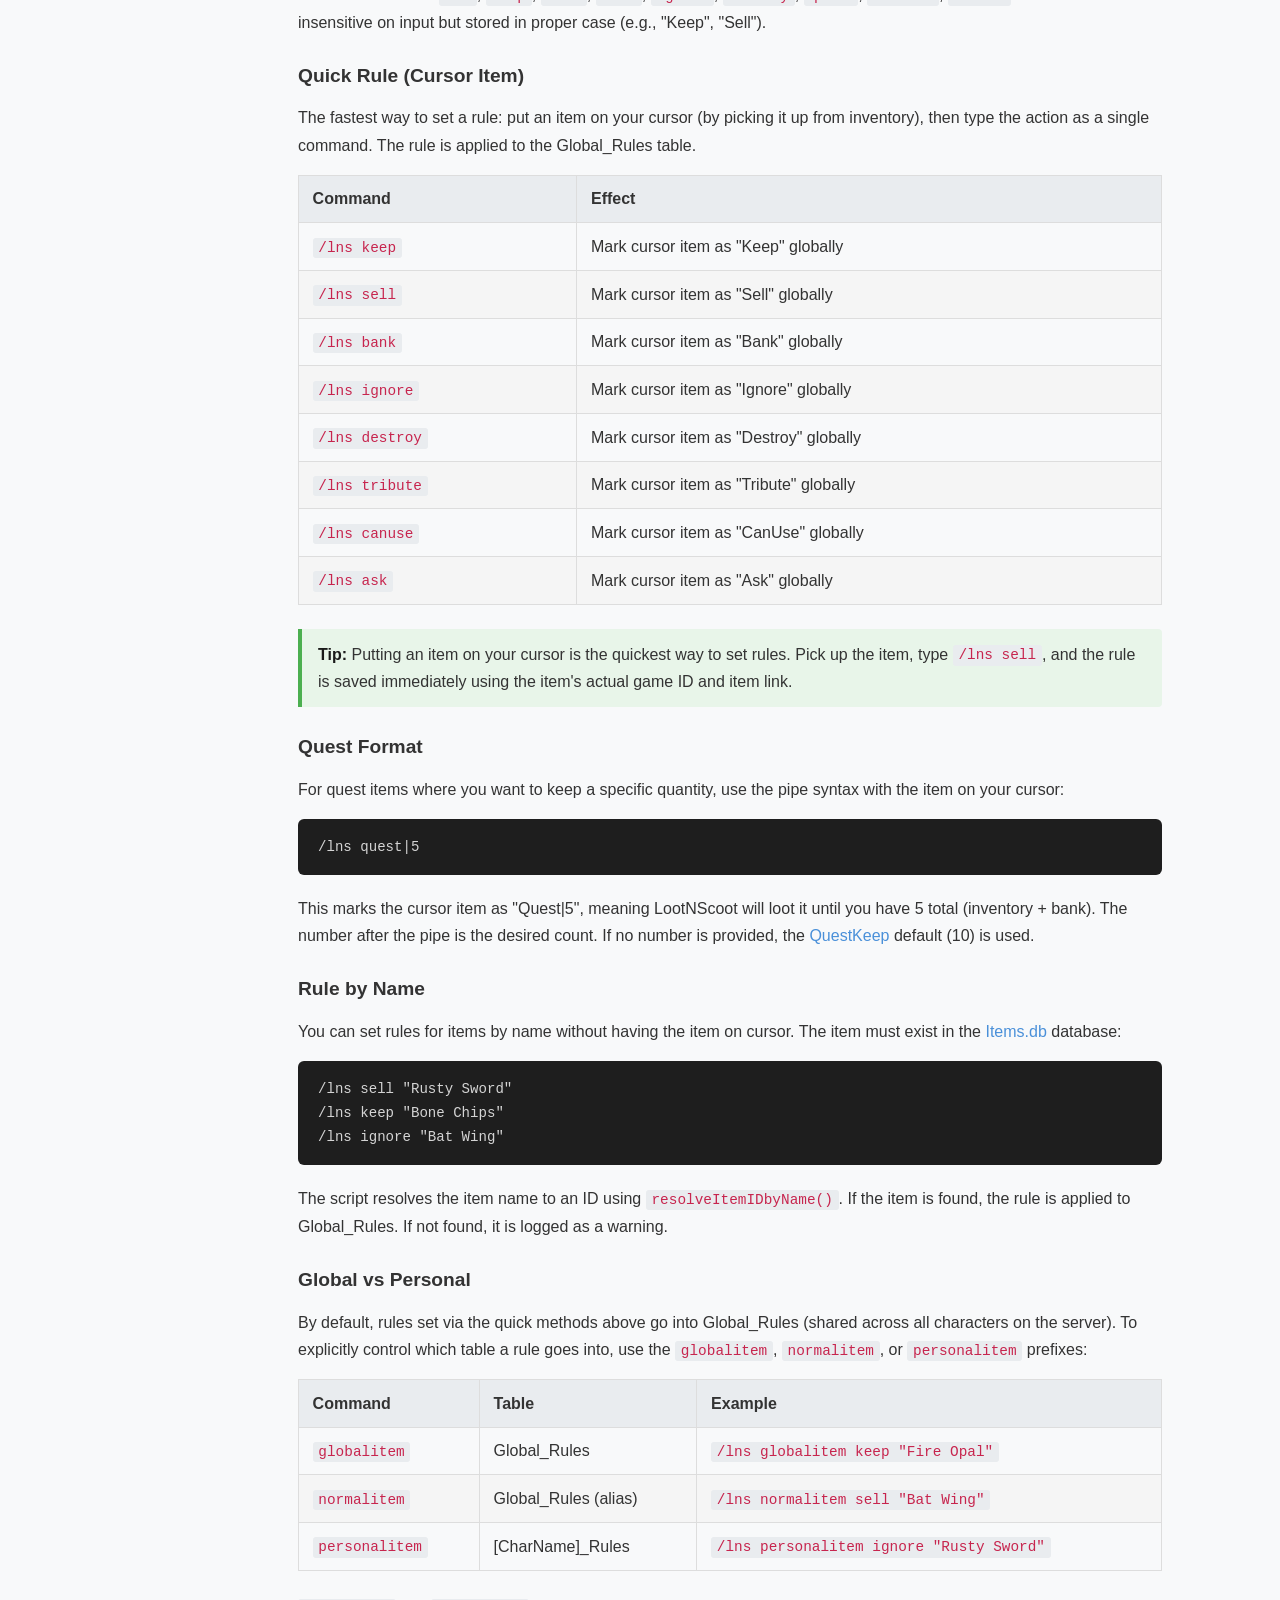
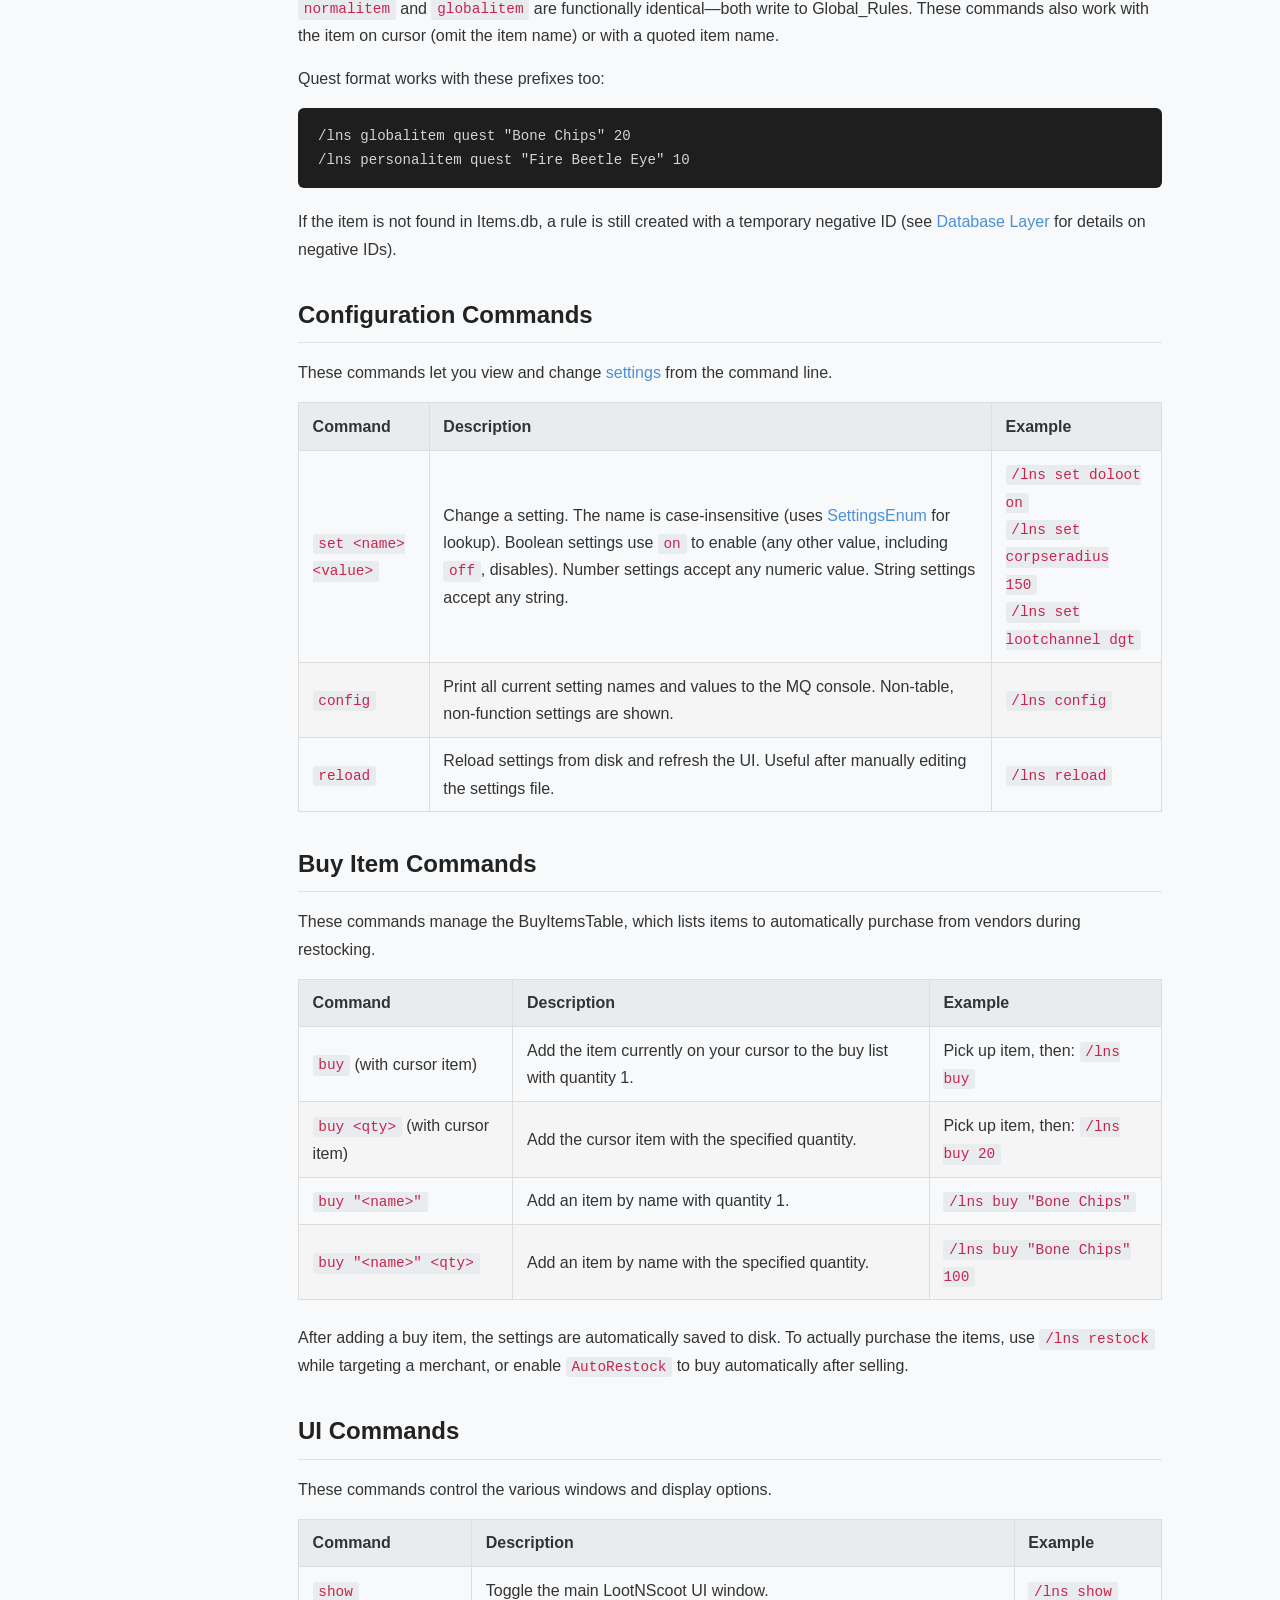
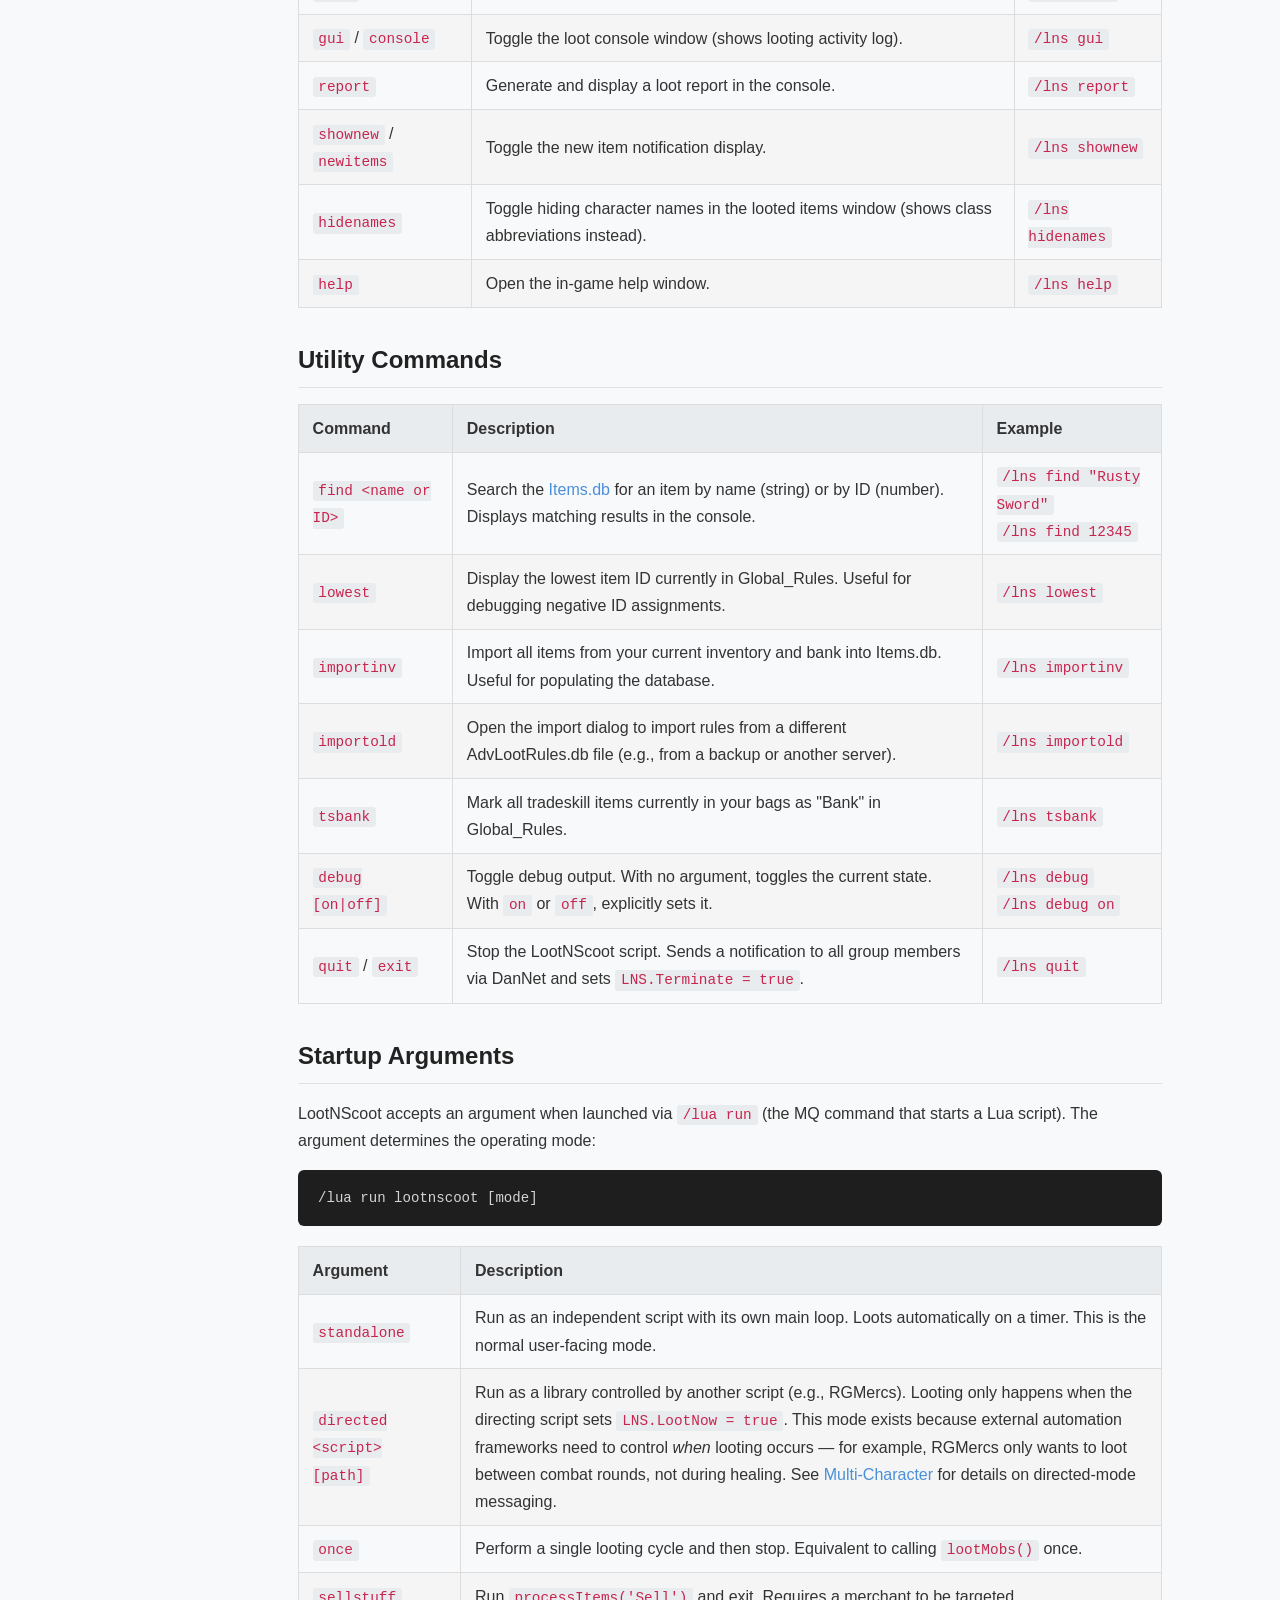
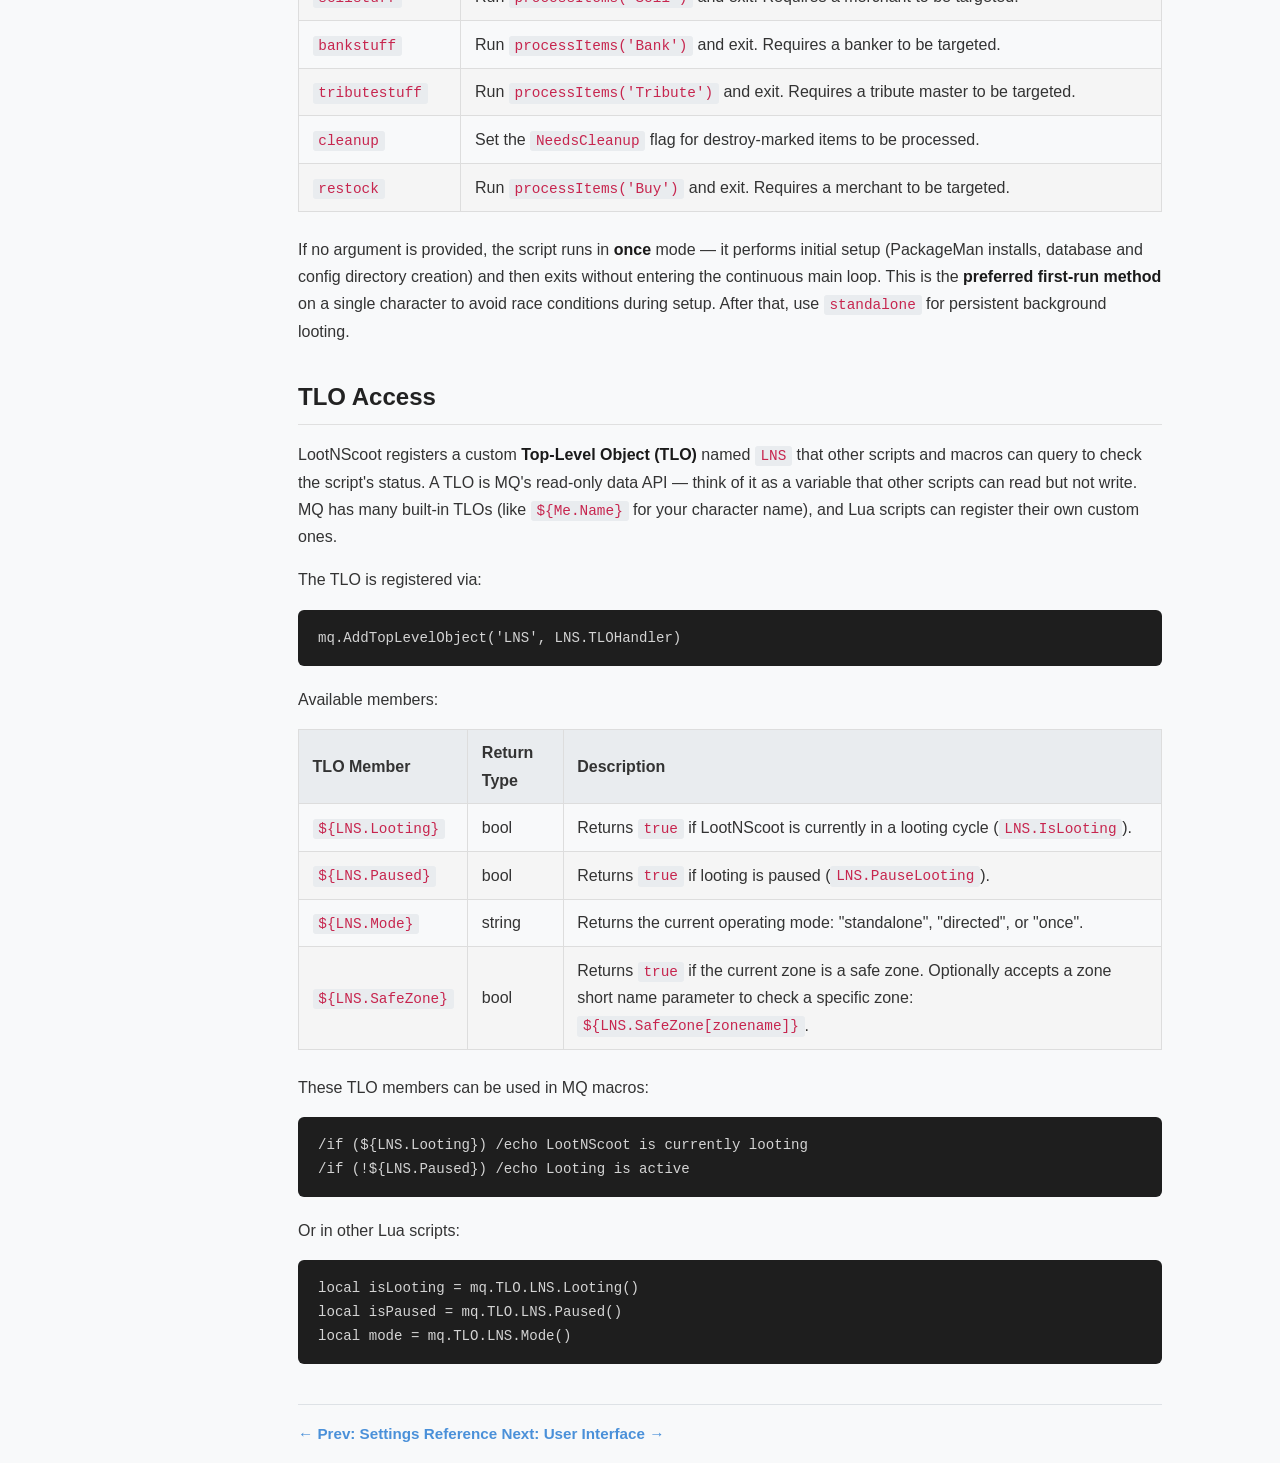
<file: Documentation/commands.html>
<!DOCTYPE html>
<html lang="en">
<head>
    <meta charset="UTF-8">
    <meta name="viewport" content="width=device-width, initial-scale=1.0">
    <title>CLI Commands - LootNScoot Documentation</title>
    <link rel="stylesheet" href="style.css">
</head>
<body>
<nav class="sidebar">
    <h2><a href="index.html" style="color: inherit; text-decoration: none;">LootNScoot Docs</a></h2>
    <ul>
        <li><a href="index.html">Home</a></li>
        <li><a href="getting-started.html">Getting Started</a></li>
        <li><a href="architecture.html">Architecture</a></li>
        <li><a href="rule-system.html">Rule System</a></li>
        <li><a href="looting-engine.html">Looting Engine</a></li>
        <li><a href="database.html">Database Layer</a></li>
        <li><a href="settings.html">Settings Reference</a></li>
        <li><a href="commands.html" class="active">CLI Commands</a></li>
        <li><a href="ui.html">User Interface</a></li>
        <li><a href="multi-character.html">Multi-Character</a></li>
        <li><a href="extending.html">Modifying the Code</a></li>
    </ul>
</nav>
<main class="content">
    <h1>CLI Commands</h1>

    <h2>Overview</h2>
    <p>
        LootNScoot registers two command binds that both call the same handler function,
        <code>LNS.commandHandler()</code>. <code>mq.bind()</code> is a MacroQuest (MQ) function
        that registers a slash command so that typing it in the MQ console (or from a macro)
        runs a Lua function:
    </p>
    <pre><code>mq.bind('/lootutils', LNS.commandHandler)
mq.bind('/lns', LNS.commandHandler)</code></pre>
    <p>
        You can use either <code>/lns</code> or <code>/lootutils</code> interchangeably in the
        MQ console or from macros. All examples on this page use <code>/lns</code> for brevity.
    </p>
    <p>
        Commands are parsed by splitting the input string into an <code>args</code> table.
        The first argument determines the command, and subsequent arguments provide parameters.
        Quoted strings are treated as a single argument (e.g., <code>/lns sell "Rusty Sword"</code>
        passes <code>"Rusty Sword"</code> as one argument).
    </p>

    <h2>Quick Action Commands</h2>
    <p>
        These commands trigger immediate actions. They are single-word commands with no additional
        arguments required.
    </p>
    <table>
        <thead>
            <tr><th>Command</th><th>Description</th><th>Example</th></tr>
        </thead>
        <tbody>
            <tr>
                <td><code>loot</code></td>
                <td>Trigger an immediate looting cycle. Scans for corpses within range and loots up to <code>MaxCorpsesPerCycle</code> corpses. See <a href="looting-engine.html">Looting Engine</a>.</td>
                <td><code>/lns loot</code></td>
            </tr>
            <tr>
                <td><code>sellstuff</code></td>
                <td>Sell all items in your inventory that have a "Sell" rule. Requires targeting a merchant NPC. Reports profit when done.</td>
                <td><code>/lns sellstuff</code></td>
            </tr>
            <tr>
                <td><code>bankstuff</code></td>
                <td>Bank all items in your inventory that have a "Bank" rule. Requires targeting a Banker NPC.</td>
                <td><code>/lns bankstuff</code></td>
            </tr>
            <tr>
                <td><code>tributestuff</code></td>
                <td>Tribute all items in your inventory that have a "Tribute" rule. Requires targeting a Tribute Master NPC.</td>
                <td><code>/lns tributestuff</code></td>
            </tr>
            <tr>
                <td><code>cleanup</code></td>
                <td>Destroy all items in your inventory that have a "Destroy" rule. Requires the <a href="settings.html">DoDestroy</a> setting to be enabled.</td>
                <td><code>/lns cleanup</code></td>
            </tr>
            <tr>
                <td><code>restock</code></td>
                <td>Buy items from the <a href="settings.html#BuyItemsTable">BuyItemsTable</a>. Requires targeting a merchant who sells the items.</td>
                <td><code>/lns restock</code></td>
            </tr>
            <tr>
                <td><code>pause</code></td>
                <td>Pause automatic looting. Sets <code>LNS.PauseLooting = true</code>.</td>
                <td><code>/lns pause</code></td>
            </tr>
            <tr>
                <td><code>unpause</code> / <code>resume</code></td>
                <td>Resume automatic looting. Sets <code>LNS.PauseLooting = false</code>. Both words do the same thing.</td>
                <td><code>/lns unpause</code></td>
            </tr>
            <tr>
                <td><code>corpsereset</code></td>
                <td>Clear the looted corpse tracking list (<code>LNS.lootedCorpses</code>). Useful when <code>CheckCorpseOnce</code> is on and you want to re-loot corpses you already visited.</td>
                <td><code>/lns corpsereset</code></td>
            </tr>
        </tbody>
    </table>

    <h2>Rule Commands</h2>
    <p>
        Rule commands let you set loot rules for items. There are several ways to specify which
        item you mean and whether the rule applies globally (all characters) or personally
        (this character only).
    </p>
    <p>
        <strong>Valid rule actions:</strong> <code>ask</code>, <code>keep</code>, <code>bank</code>,
        <code>sell</code>, <code>ignore</code>, <code>destroy</code>, <code>quest</code>,
        <code>tribute</code>, <code>canuse</code>. These are case-insensitive on input but stored
        in proper case (e.g., "Keep", "Sell").
    </p>

    <h3>Quick Rule (Cursor Item)</h3>
    <p>
        The fastest way to set a rule: put an item on your cursor (by picking it up from inventory),
        then type the action as a single command. The rule is applied to the Global_Rules table.
    </p>
    <table>
        <thead>
            <tr><th>Command</th><th>Effect</th></tr>
        </thead>
        <tbody>
            <tr><td><code>/lns keep</code></td><td>Mark cursor item as "Keep" globally</td></tr>
            <tr><td><code>/lns sell</code></td><td>Mark cursor item as "Sell" globally</td></tr>
            <tr><td><code>/lns bank</code></td><td>Mark cursor item as "Bank" globally</td></tr>
            <tr><td><code>/lns ignore</code></td><td>Mark cursor item as "Ignore" globally</td></tr>
            <tr><td><code>/lns destroy</code></td><td>Mark cursor item as "Destroy" globally</td></tr>
            <tr><td><code>/lns tribute</code></td><td>Mark cursor item as "Tribute" globally</td></tr>
            <tr><td><code>/lns canuse</code></td><td>Mark cursor item as "CanUse" globally</td></tr>
            <tr><td><code>/lns ask</code></td><td>Mark cursor item as "Ask" globally</td></tr>
        </tbody>
    </table>

    <div class="tip">
        <strong>Tip:</strong> Putting an item on your cursor is the quickest way to set rules.
        Pick up the item, type <code>/lns sell</code>, and the rule is saved immediately using
        the item's actual game ID and item link.
    </div>

    <h3>Quest Format</h3>
    <p>
        For quest items where you want to keep a specific quantity, use the pipe syntax with
        the item on your cursor:
    </p>
    <pre><code>/lns quest|5</code></pre>
    <p>
        This marks the cursor item as "Quest|5", meaning LootNScoot will loot it until you have
        5 total (inventory + bank). The number after the pipe is the desired count. If no number
        is provided, the <a href="settings.html">QuestKeep</a> default (10) is used.
    </p>

    <h3>Rule by Name</h3>
    <p>
        You can set rules for items by name without having the item on cursor. The item must
        exist in the <a href="database.html">Items.db</a> database:
    </p>
    <pre><code>/lns sell "Rusty Sword"
/lns keep "Bone Chips"
/lns ignore "Bat Wing"</code></pre>
    <p>
        The script resolves the item name to an ID using <code>resolveItemIDbyName()</code>.
        If the item is found, the rule is applied to Global_Rules. If not found, it is logged
        as a warning.
    </p>

    <h3>Global vs Personal</h3>
    <p>
        By default, rules set via the quick methods above go into Global_Rules (shared across
        all characters on the server). To explicitly control which table a rule goes into,
        use the <code>globalitem</code>, <code>normalitem</code>, or <code>personalitem</code>
        prefixes:
    </p>
    <table>
        <thead>
            <tr><th>Command</th><th>Table</th><th>Example</th></tr>
        </thead>
        <tbody>
            <tr>
                <td><code>globalitem</code></td>
                <td>Global_Rules</td>
                <td><code>/lns globalitem keep "Fire Opal"</code></td>
            </tr>
            <tr>
                <td><code>normalitem</code></td>
                <td>Global_Rules (alias)</td>
                <td><code>/lns normalitem sell "Bat Wing"</code></td>
            </tr>
            <tr>
                <td><code>personalitem</code></td>
                <td>[CharName]_Rules</td>
                <td><code>/lns personalitem ignore "Rusty Sword"</code></td>
            </tr>
        </tbody>
    </table>
    <p>
        <code>normalitem</code> and <code>globalitem</code> are functionally identical&mdash;both
        write to Global_Rules. These commands also work with the item on cursor (omit the item name)
        or with a quoted item name.
    </p>
    <p>
        Quest format works with these prefixes too:
    </p>
    <pre><code>/lns globalitem quest "Bone Chips" 20
/lns personalitem quest "Fire Beetle Eye" 10</code></pre>
    <p>
        If the item is not found in Items.db, a rule is still created with a temporary negative
        ID (see <a href="database.html">Database Layer</a> for details on negative IDs).
    </p>

    <h2>Configuration Commands</h2>
    <p>
        These commands let you view and change <a href="settings.html">settings</a> from the
        command line.
    </p>
    <table>
        <thead>
            <tr><th>Command</th><th>Description</th><th>Example</th></tr>
        </thead>
        <tbody>
            <tr>
                <td><code>set &lt;name&gt; &lt;value&gt;</code></td>
                <td>Change a setting. The name is case-insensitive (uses <a href="settings.html">SettingsEnum</a> for lookup). Boolean settings use <code>on</code> to enable (any other value, including <code>off</code>, disables). Number settings accept any numeric value. String settings accept any string.</td>
                <td><code>/lns set doloot on</code><br><code>/lns set corpseradius 150</code><br><code>/lns set lootchannel dgt</code></td>
            </tr>
            <tr>
                <td><code>config</code></td>
                <td>Print all current setting names and values to the MQ console. Non-table, non-function settings are shown.</td>
                <td><code>/lns config</code></td>
            </tr>
            <tr>
                <td><code>reload</code></td>
                <td>Reload settings from disk and refresh the UI. Useful after manually editing the settings file.</td>
                <td><code>/lns reload</code></td>
            </tr>
        </tbody>
    </table>

    <h2>Buy Item Commands</h2>
    <p>
        These commands manage the BuyItemsTable, which lists items to automatically purchase
        from vendors during restocking.
    </p>
    <table>
        <thead>
            <tr><th>Command</th><th>Description</th><th>Example</th></tr>
        </thead>
        <tbody>
            <tr>
                <td><code>buy</code> (with cursor item)</td>
                <td>Add the item currently on your cursor to the buy list with quantity 1.</td>
                <td>Pick up item, then: <code>/lns buy</code></td>
            </tr>
            <tr>
                <td><code>buy &lt;qty&gt;</code> (with cursor item)</td>
                <td>Add the cursor item with the specified quantity.</td>
                <td>Pick up item, then: <code>/lns buy 20</code></td>
            </tr>
            <tr>
                <td><code>buy "&lt;name&gt;"</code></td>
                <td>Add an item by name with quantity 1.</td>
                <td><code>/lns buy "Bone Chips"</code></td>
            </tr>
            <tr>
                <td><code>buy "&lt;name&gt;" &lt;qty&gt;</code></td>
                <td>Add an item by name with the specified quantity.</td>
                <td><code>/lns buy "Bone Chips" 100</code></td>
            </tr>
        </tbody>
    </table>
    <p>
        After adding a buy item, the settings are automatically saved to disk. To actually
        purchase the items, use <code>/lns restock</code> while targeting a merchant, or
        enable <code>AutoRestock</code> to buy automatically after selling.
    </p>

    <h2>UI Commands</h2>
    <p>
        These commands control the various windows and display options.
    </p>
    <table>
        <thead>
            <tr><th>Command</th><th>Description</th><th>Example</th></tr>
        </thead>
        <tbody>
            <tr>
                <td><code>show</code></td>
                <td>Toggle the main LootNScoot UI window.</td>
                <td><code>/lns show</code></td>
            </tr>
            <tr>
                <td><code>gui</code> / <code>console</code></td>
                <td>Toggle the loot console window (shows looting activity log).</td>
                <td><code>/lns gui</code></td>
            </tr>
            <tr>
                <td><code>report</code></td>
                <td>Generate and display a loot report in the console.</td>
                <td><code>/lns report</code></td>
            </tr>
            <tr>
                <td><code>shownew</code> / <code>newitems</code></td>
                <td>Toggle the new item notification display.</td>
                <td><code>/lns shownew</code></td>
            </tr>
            <tr>
                <td><code>hidenames</code></td>
                <td>Toggle hiding character names in the looted items window (shows class abbreviations instead).</td>
                <td><code>/lns hidenames</code></td>
            </tr>
            <tr>
                <td><code>help</code></td>
                <td>Open the in-game help window.</td>
                <td><code>/lns help</code></td>
            </tr>
        </tbody>
    </table>

    <h2>Utility Commands</h2>
    <table>
        <thead>
            <tr><th>Command</th><th>Description</th><th>Example</th></tr>
        </thead>
        <tbody>
            <tr>
                <td><code>find &lt;name or ID&gt;</code></td>
                <td>Search the <a href="database.html">Items.db</a> for an item by name (string) or by ID (number). Displays matching results in the console.</td>
                <td><code>/lns find "Rusty Sword"</code><br><code>/lns find 12345</code></td>
            </tr>
            <tr>
                <td><code>lowest</code></td>
                <td>Display the lowest item ID currently in Global_Rules. Useful for debugging negative ID assignments.</td>
                <td><code>/lns lowest</code></td>
            </tr>
            <tr>
                <td><code>importinv</code></td>
                <td>Import all items from your current inventory and bank into Items.db. Useful for populating the database.</td>
                <td><code>/lns importinv</code></td>
            </tr>
            <tr>
                <td><code>importold</code></td>
                <td>Open the import dialog to import rules from a different AdvLootRules.db file (e.g., from a backup or another server).</td>
                <td><code>/lns importold</code></td>
            </tr>
            <tr>
                <td><code>tsbank</code></td>
                <td>Mark all tradeskill items currently in your bags as "Bank" in Global_Rules.</td>
                <td><code>/lns tsbank</code></td>
            </tr>
            <tr>
                <td><code>debug [on|off]</code></td>
                <td>Toggle debug output. With no argument, toggles the current state. With <code>on</code> or <code>off</code>, explicitly sets it.</td>
                <td><code>/lns debug</code><br><code>/lns debug on</code></td>
            </tr>
            <tr>
                <td><code>quit</code> / <code>exit</code></td>
                <td>Stop the LootNScoot script. Sends a notification to all group members via DanNet and sets <code>LNS.Terminate = true</code>.</td>
                <td><code>/lns quit</code></td>
            </tr>
        </tbody>
    </table>

    <h2>Startup Arguments</h2>
    <p>
        LootNScoot accepts an argument when launched via <code>/lua run</code> (the MQ command
        that starts a Lua script). The argument determines the operating mode:
    </p>
    <pre><code>/lua run lootnscoot [mode]</code></pre>
    <table>
        <thead>
            <tr><th>Argument</th><th>Description</th></tr>
        </thead>
        <tbody>
            <tr>
                <td><code>standalone</code></td>
                <td>Run as an independent script with its own main loop. Loots automatically on a timer. This is the normal user-facing mode.</td>
            </tr>
            <tr>
                <td><code>directed &lt;script&gt; [path]</code></td>
                <td>Run as a library controlled by another script (e.g., RGMercs). Looting only happens when the directing script sets <code>LNS.LootNow = true</code>. This mode exists because external automation frameworks need to control <em>when</em> looting occurs &mdash; for example, RGMercs only wants to loot between combat rounds, not during healing. See <a href="multi-character.html">Multi-Character</a> for details on directed-mode messaging.</td>
            </tr>
            <tr>
                <td><code>once</code></td>
                <td>Perform a single looting cycle and then stop. Equivalent to calling <code>lootMobs()</code> once.</td>
            </tr>
            <tr>
                <td><code>sellstuff</code></td>
                <td>Run <code>processItems('Sell')</code> and exit. Requires a merchant to be targeted.</td>
            </tr>
            <tr>
                <td><code>bankstuff</code></td>
                <td>Run <code>processItems('Bank')</code> and exit. Requires a banker to be targeted.</td>
            </tr>
            <tr>
                <td><code>tributestuff</code></td>
                <td>Run <code>processItems('Tribute')</code> and exit. Requires a tribute master to be targeted.</td>
            </tr>
            <tr>
                <td><code>cleanup</code></td>
                <td>Set the <code>NeedsCleanup</code> flag for destroy-marked items to be processed.</td>
            </tr>
            <tr>
                <td><code>restock</code></td>
                <td>Run <code>processItems('Buy')</code> and exit. Requires a merchant to be targeted.</td>
            </tr>
        </tbody>
    </table>
    <p>
        If no argument is provided, the script runs in <strong>once</strong> mode &mdash; it
        performs initial setup (PackageMan installs, database and config directory creation)
        and then exits without entering the continuous main loop. This is the
        <strong>preferred first-run method</strong> on a single character to avoid race
        conditions during setup. After that, use <code>standalone</code> for persistent
        background looting.
    </p>

    <h2>TLO Access</h2>
    <p>
        LootNScoot registers a custom <strong>Top-Level Object (TLO)</strong> named <code>LNS</code>
        that other scripts and macros can query to check the script's status. A TLO is MQ's
        read-only data API &mdash; think of it as a variable that other scripts can read but not
        write. MQ has many built-in TLOs (like <code>${Me.Name}</code> for your character name),
        and Lua scripts can register their own custom ones.
    </p>
    <p>
        The TLO is registered via:
    </p>
    <pre><code>mq.AddTopLevelObject('LNS', LNS.TLOHandler)</code></pre>
    <p>
        Available members:
    </p>
    <table>
        <thead>
            <tr><th>TLO Member</th><th>Return Type</th><th>Description</th></tr>
        </thead>
        <tbody>
            <tr>
                <td><code>${LNS.Looting}</code></td>
                <td>bool</td>
                <td>Returns <code>true</code> if LootNScoot is currently in a looting cycle (<code>LNS.IsLooting</code>).</td>
            </tr>
            <tr>
                <td><code>${LNS.Paused}</code></td>
                <td>bool</td>
                <td>Returns <code>true</code> if looting is paused (<code>LNS.PauseLooting</code>).</td>
            </tr>
            <tr>
                <td><code>${LNS.Mode}</code></td>
                <td>string</td>
                <td>Returns the current operating mode: "standalone", "directed", or "once".</td>
            </tr>
            <tr>
                <td><code>${LNS.SafeZone}</code></td>
                <td>bool</td>
                <td>Returns <code>true</code> if the current zone is a safe zone. Optionally accepts a zone short name parameter to check a specific zone: <code>${LNS.SafeZone[zonename]}</code>.</td>
            </tr>
        </tbody>
    </table>
    <p>
        These TLO members can be used in MQ macros:
    </p>
    <pre><code>/if (${LNS.Looting}) /echo LootNScoot is currently looting
/if (!${LNS.Paused}) /echo Looting is active</code></pre>
    <p>
        Or in other Lua scripts:
    </p>
    <pre><code>local isLooting = mq.TLO.LNS.Looting()
local isPaused = mq.TLO.LNS.Paused()
local mode = mq.TLO.LNS.Mode()</code></pre>

    <div class="page-nav">
        <a href="settings.html">&larr; Prev: Settings Reference</a>
        <a href="ui.html">Next: User Interface &rarr;</a>
    </div>
</main>
</body>
</html>
</file>
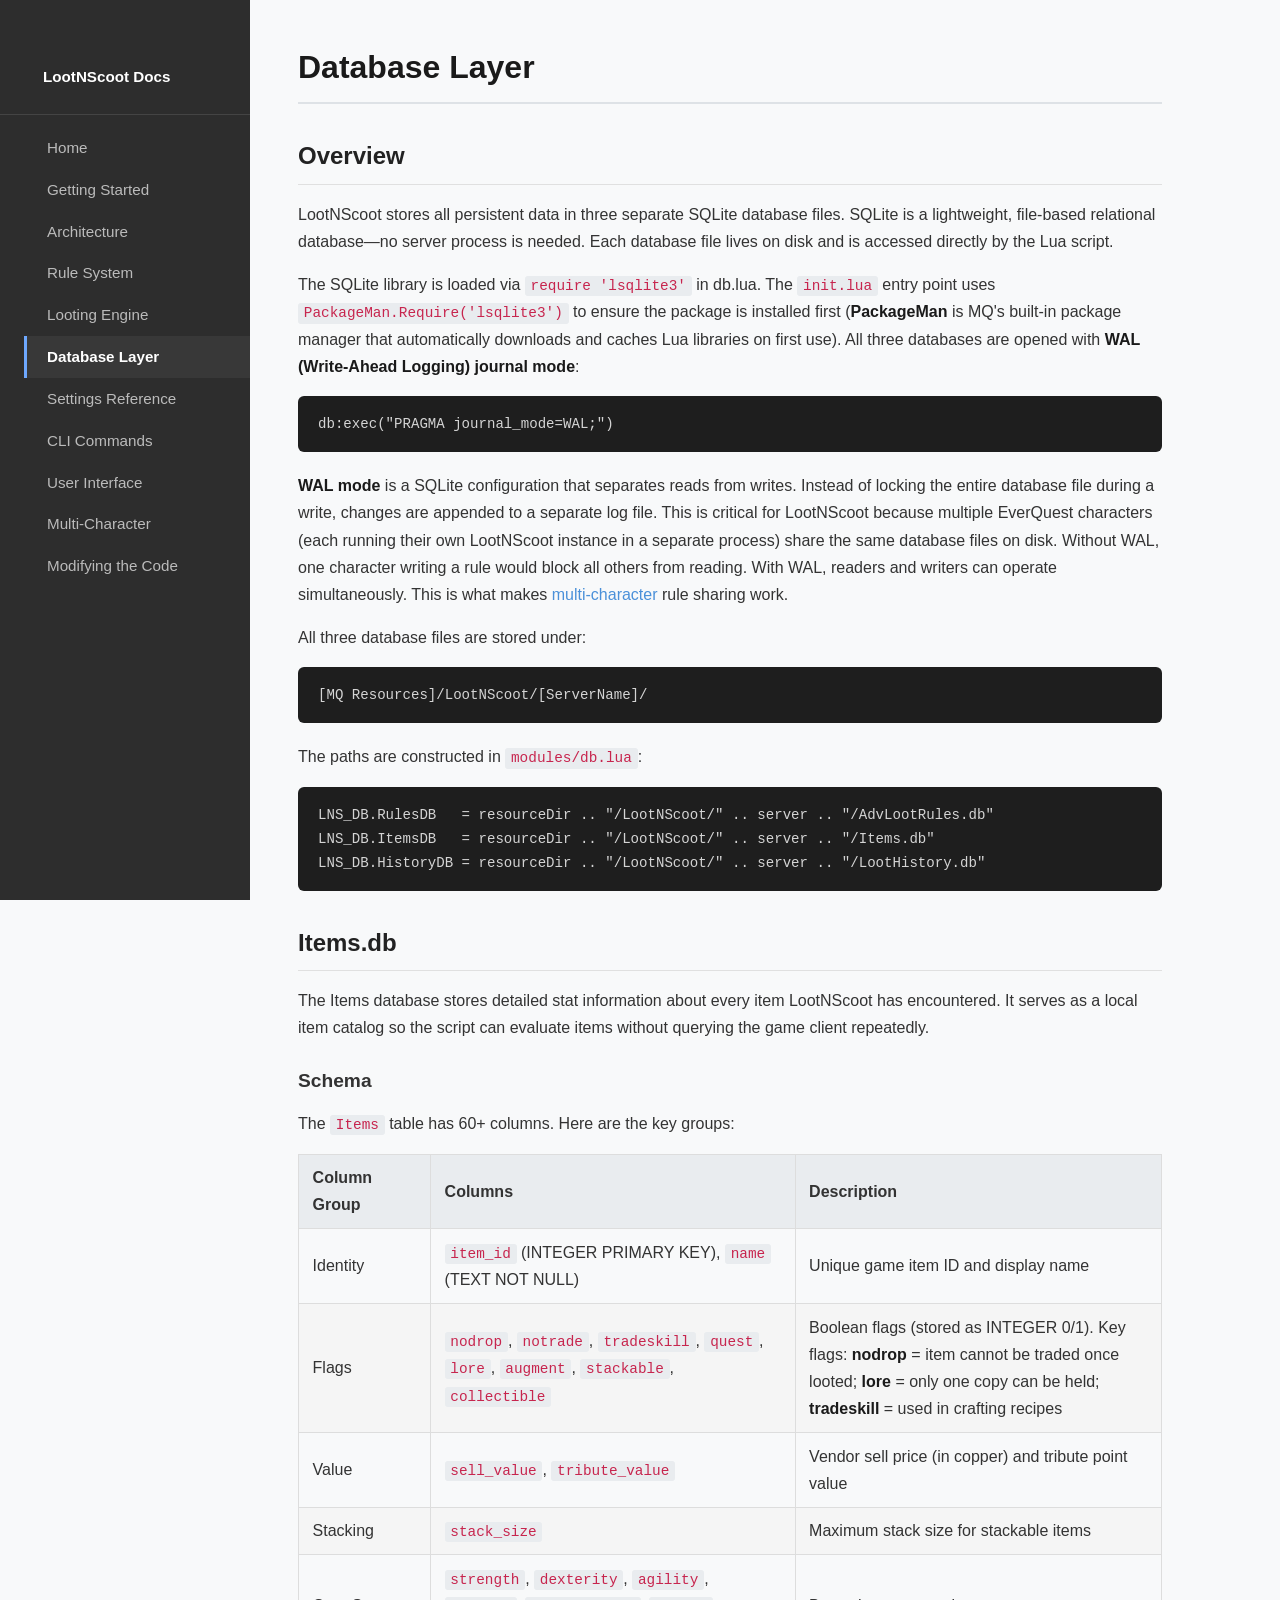
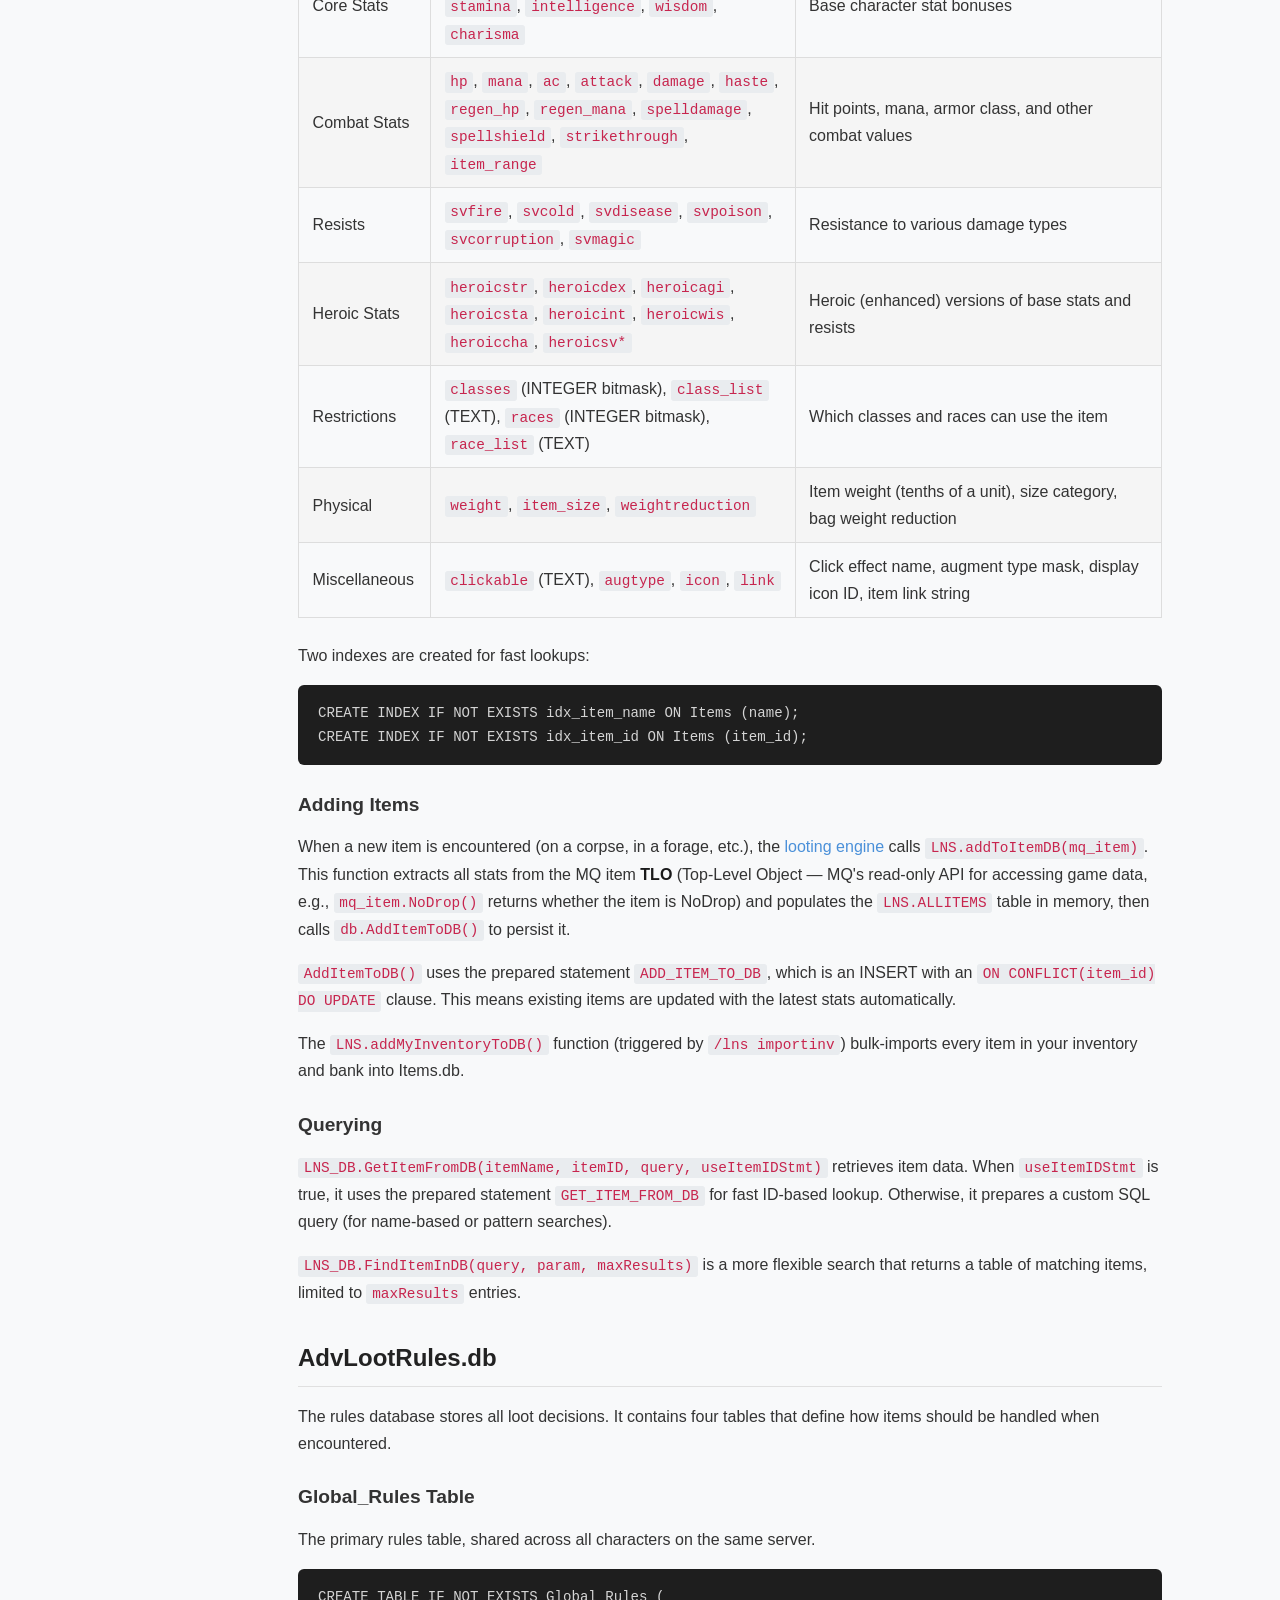
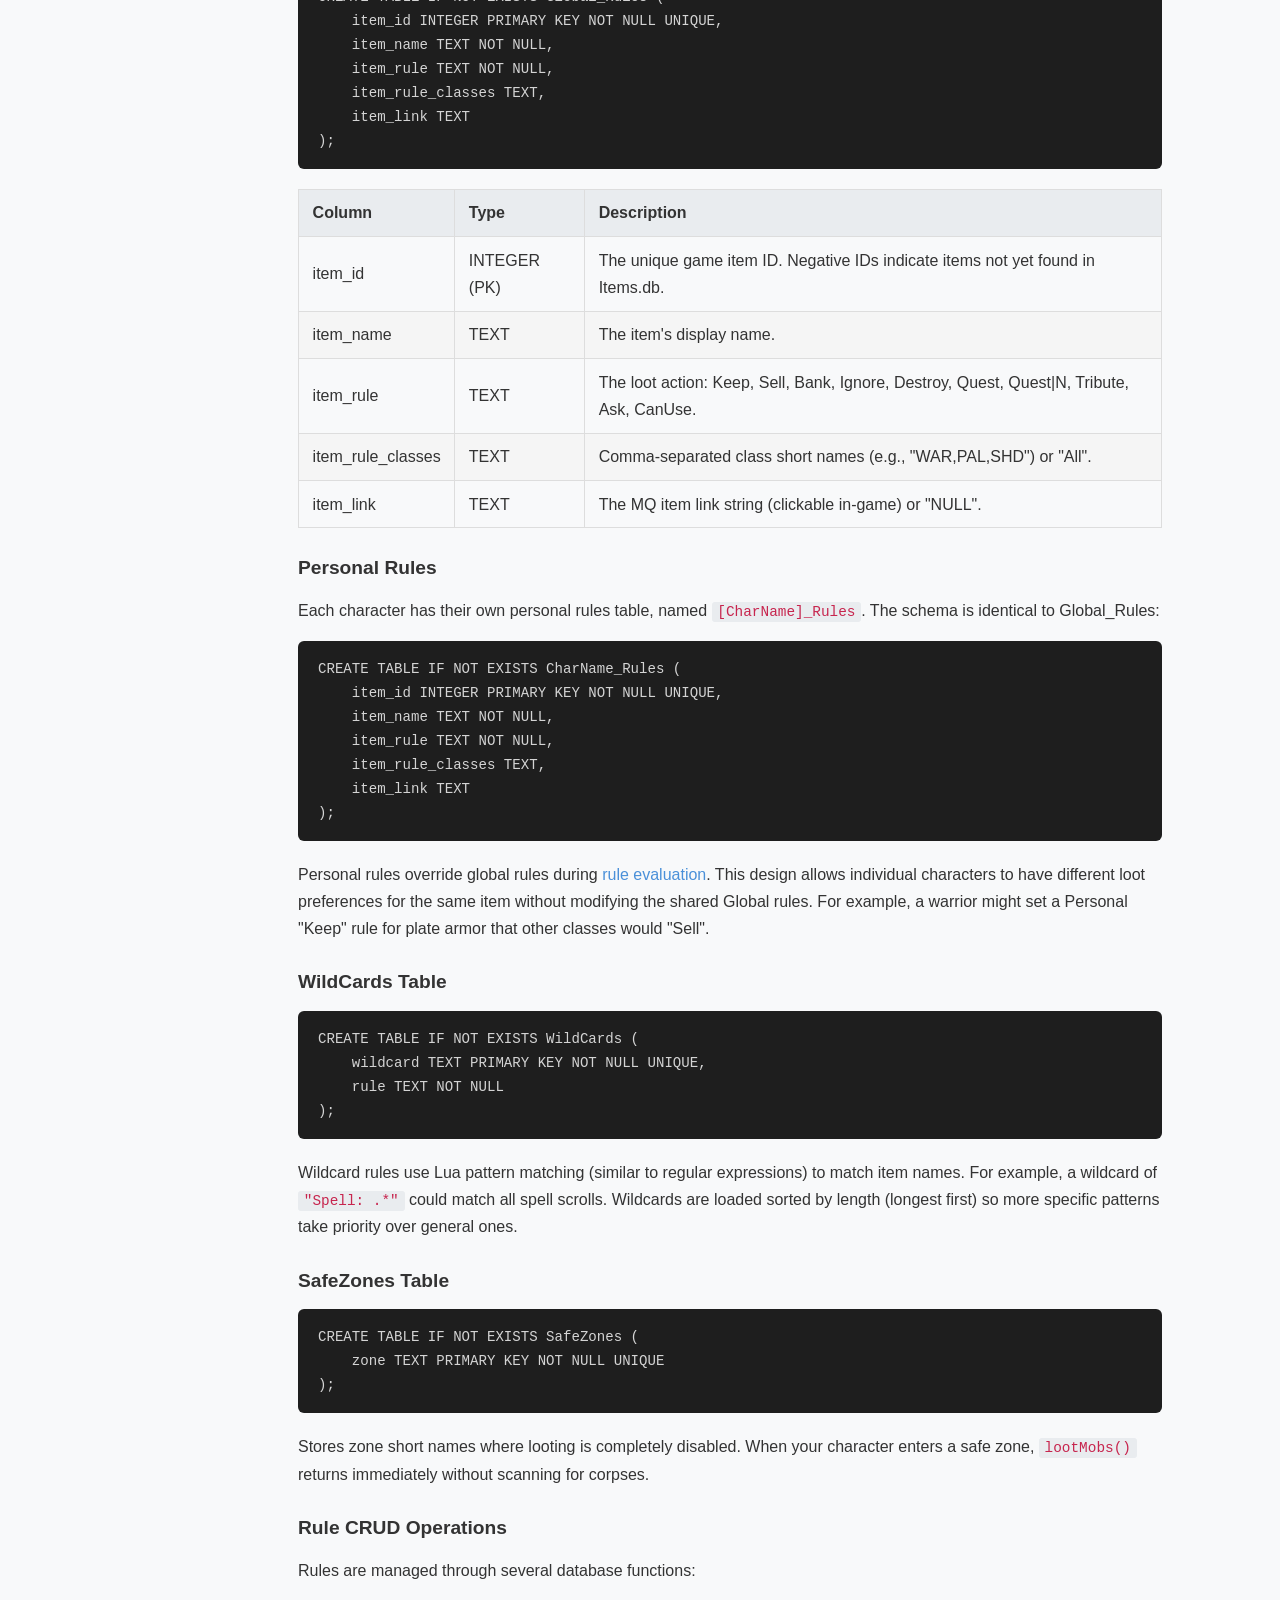
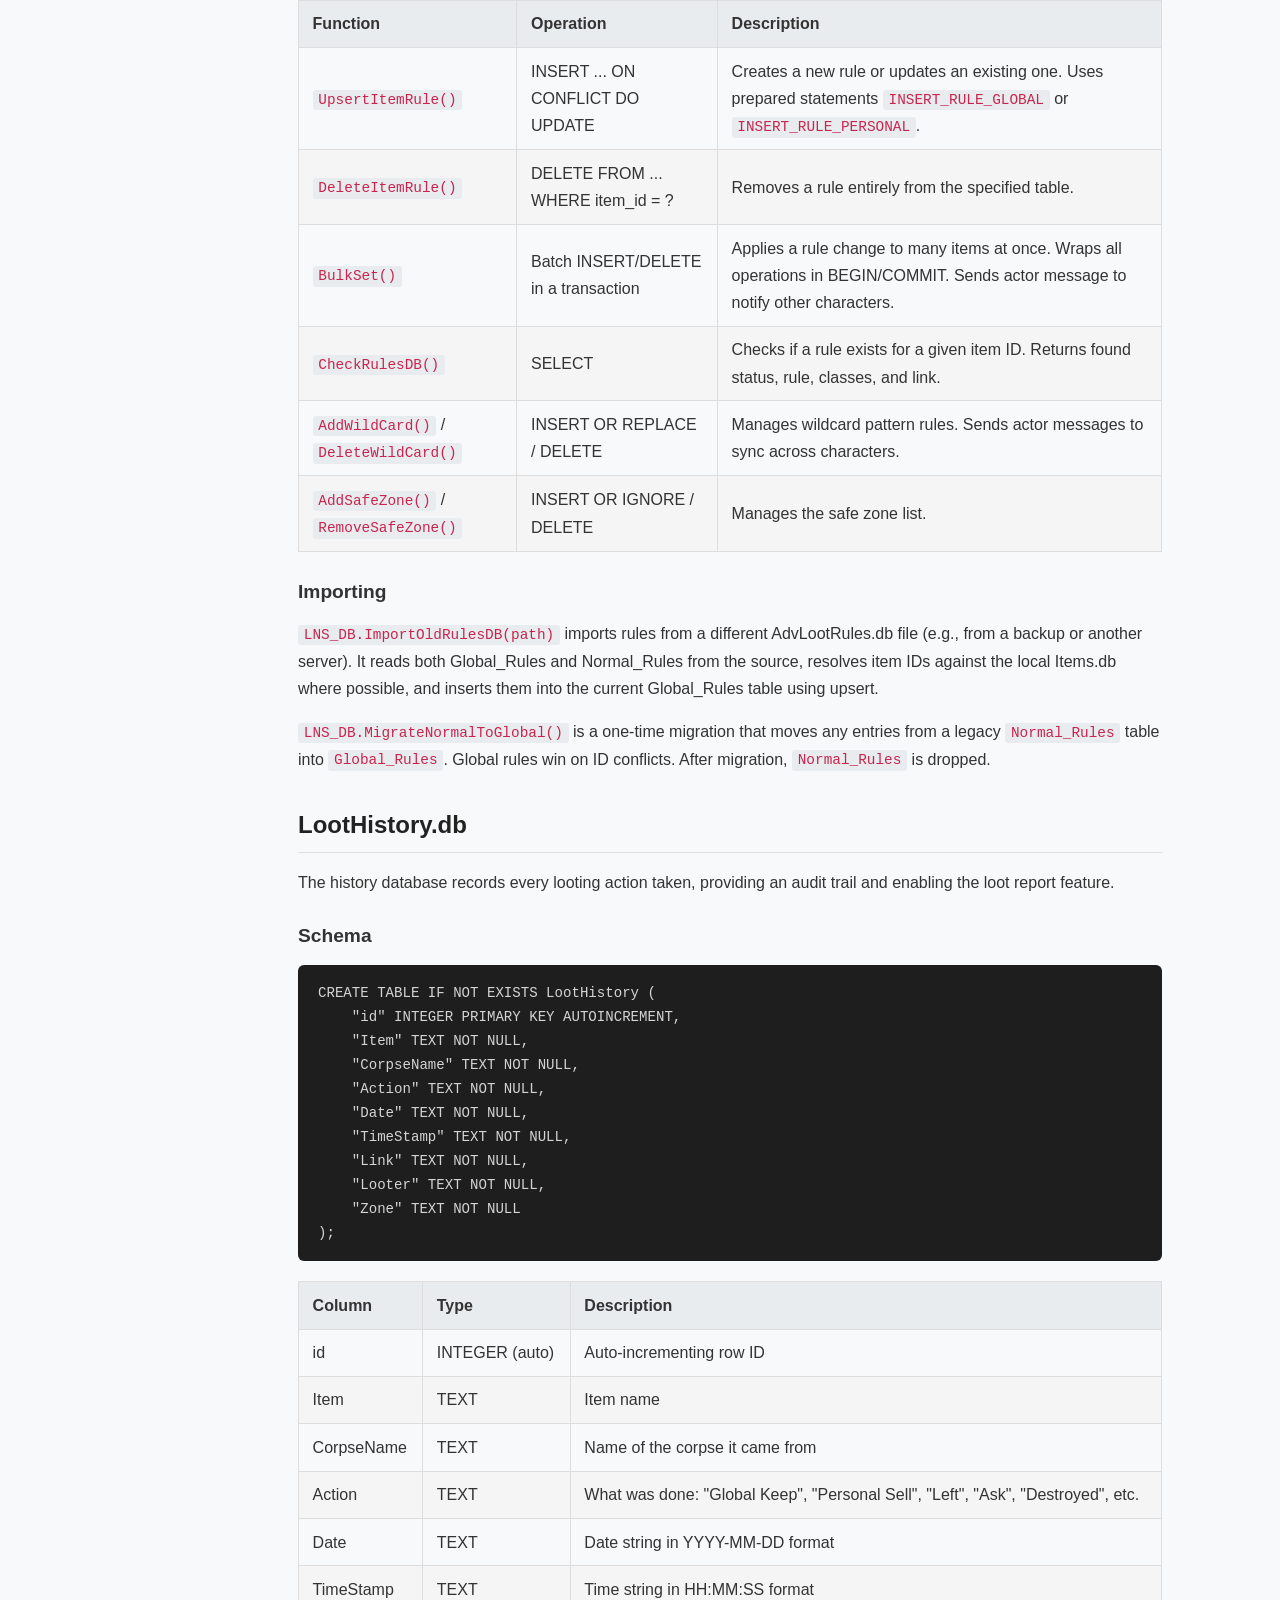
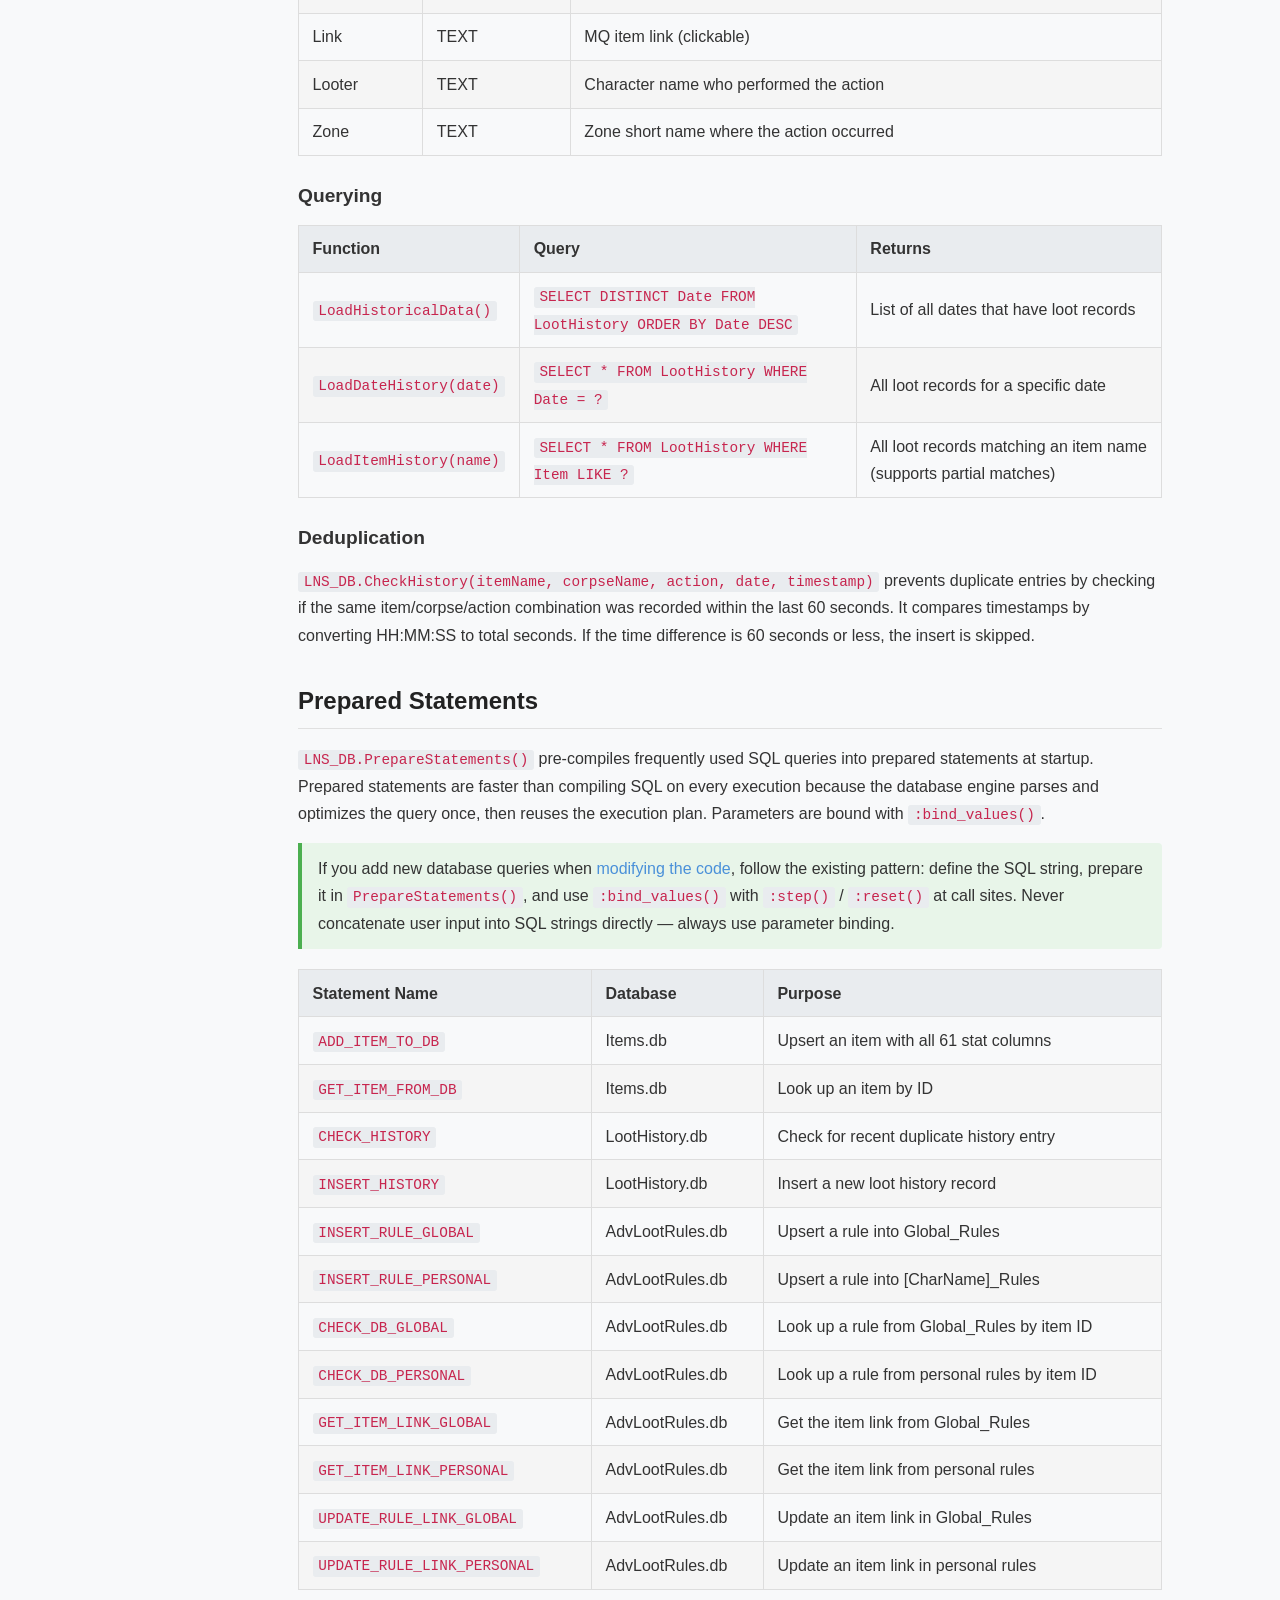
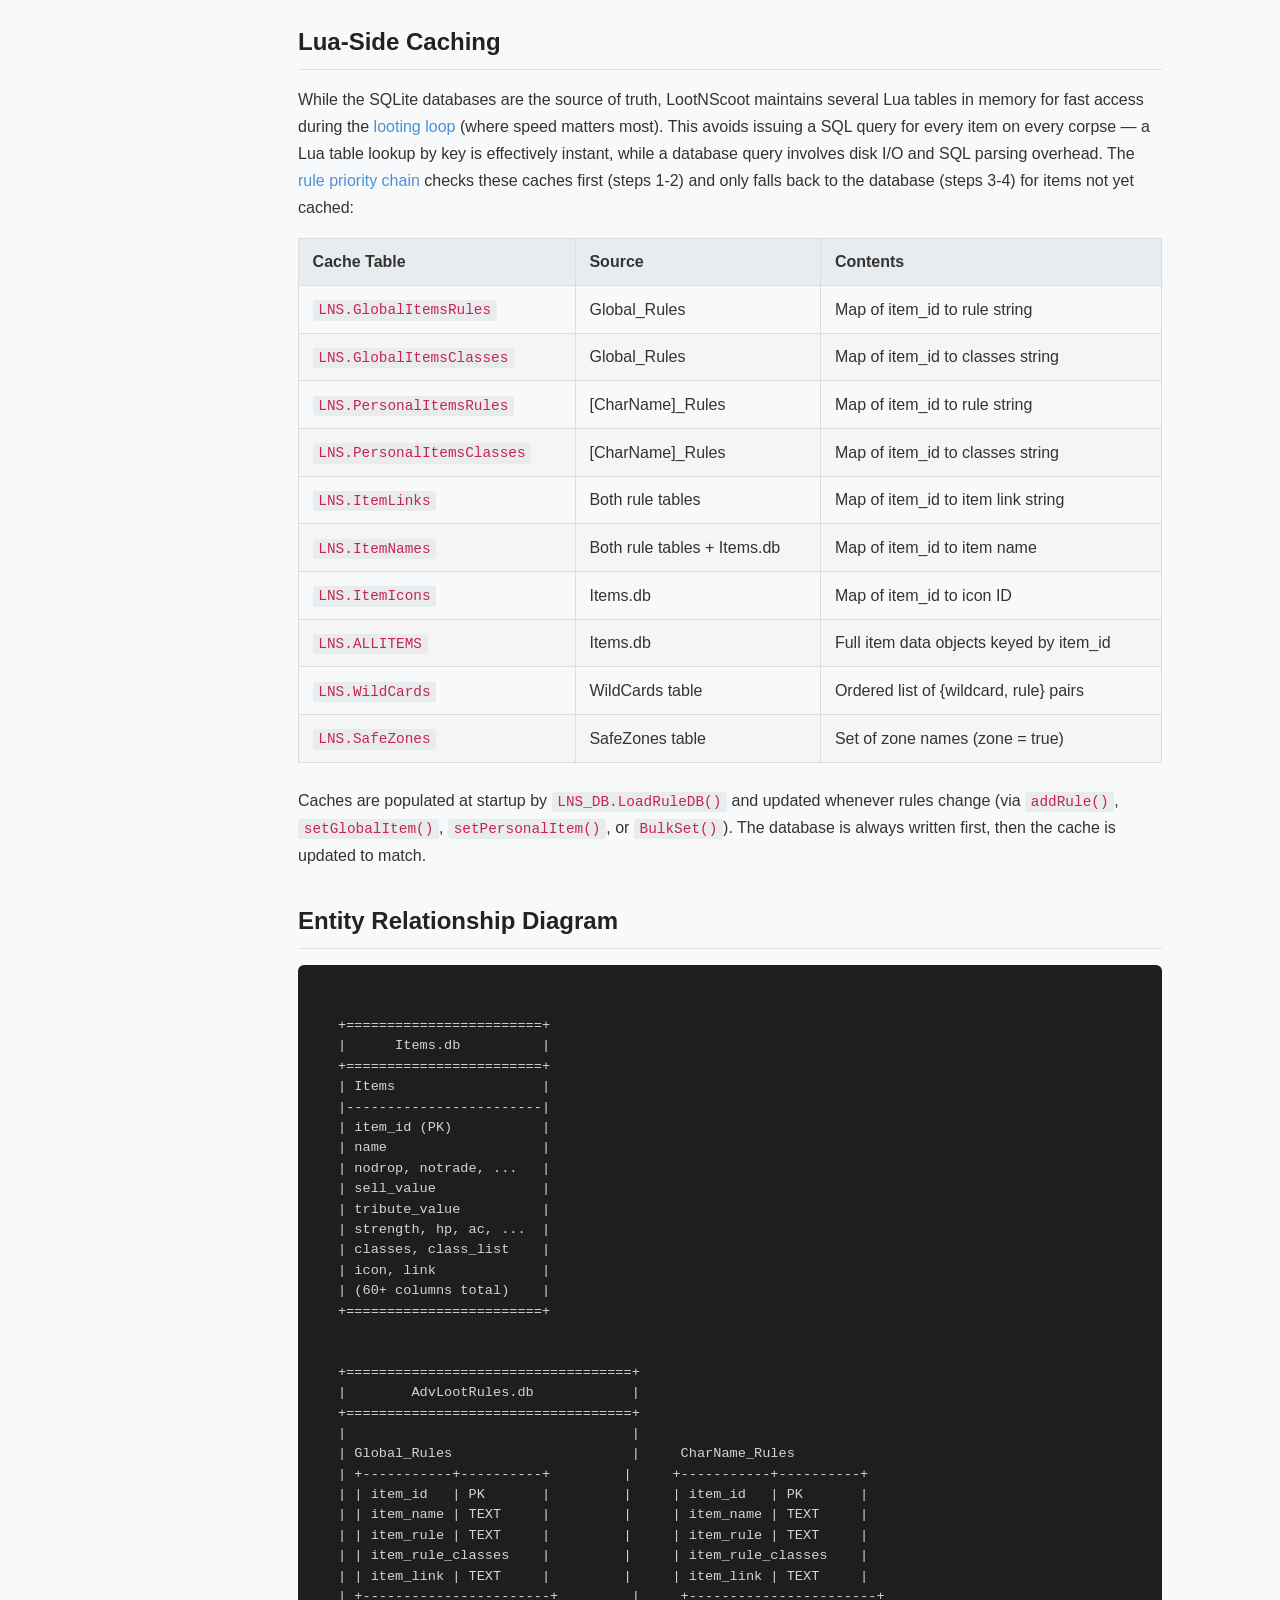
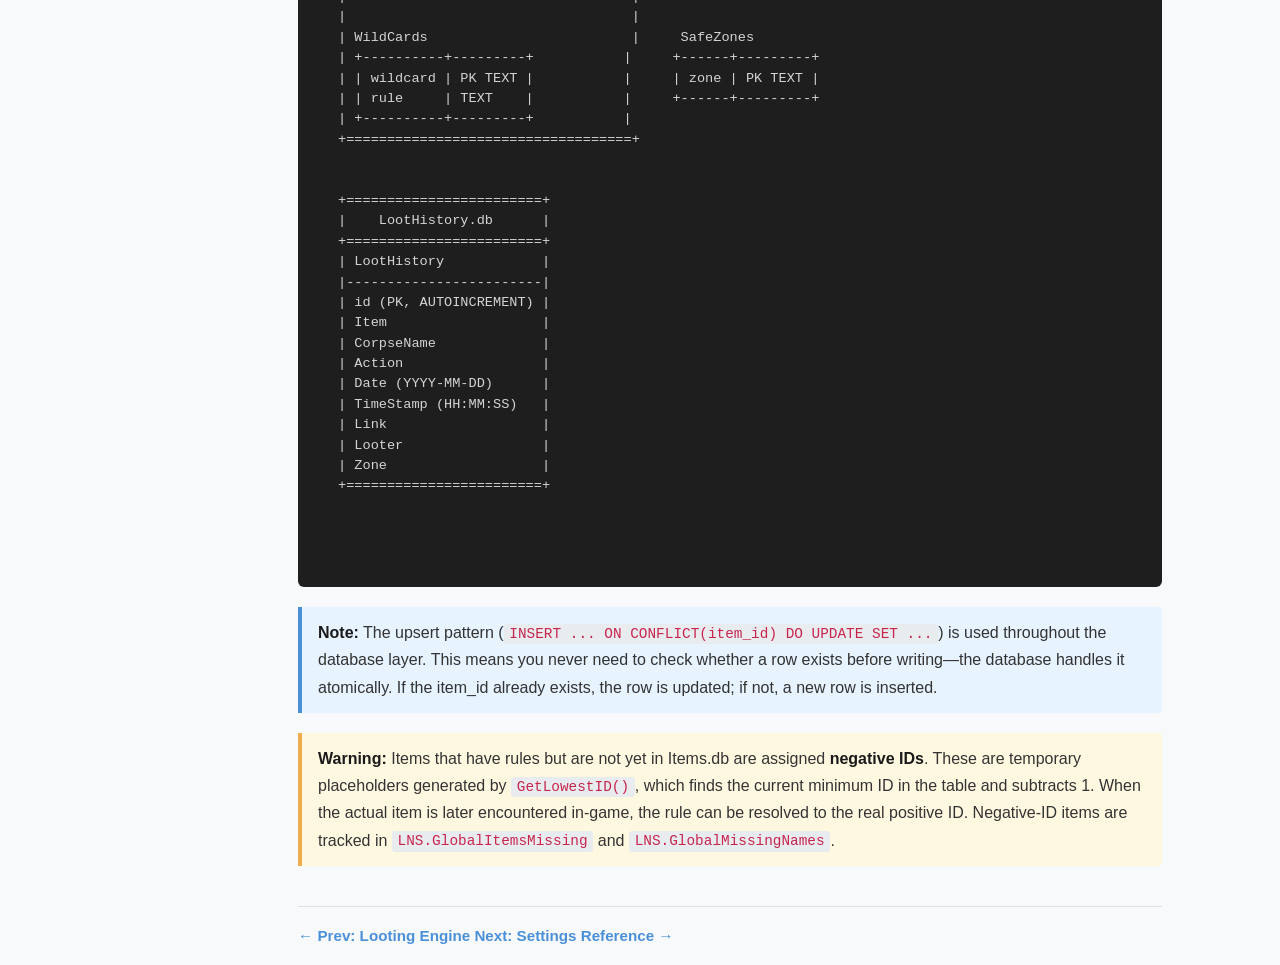
<file: Documentation/database.html>
<!DOCTYPE html>
<html lang="en">
<head>
    <meta charset="UTF-8">
    <meta name="viewport" content="width=device-width, initial-scale=1.0">
    <title>Database Layer - LootNScoot Documentation</title>
    <link rel="stylesheet" href="style.css">
</head>
<body>
<nav class="sidebar">
    <h2><a href="index.html" style="color: inherit; text-decoration: none;">LootNScoot Docs</a></h2>
    <ul>
        <li><a href="index.html">Home</a></li>
        <li><a href="getting-started.html">Getting Started</a></li>
        <li><a href="architecture.html">Architecture</a></li>
        <li><a href="rule-system.html">Rule System</a></li>
        <li><a href="looting-engine.html">Looting Engine</a></li>
        <li><a href="database.html" class="active">Database Layer</a></li>
        <li><a href="settings.html">Settings Reference</a></li>
        <li><a href="commands.html">CLI Commands</a></li>
        <li><a href="ui.html">User Interface</a></li>
        <li><a href="multi-character.html">Multi-Character</a></li>
        <li><a href="extending.html">Modifying the Code</a></li>
    </ul>
</nav>
<main class="content">
    <h1>Database Layer</h1>

    <h2>Overview</h2>
    <p>
        LootNScoot stores all persistent data in three separate SQLite database files. SQLite is
        a lightweight, file-based relational database&mdash;no server process is needed. Each database
        file lives on disk and is accessed directly by the Lua script.
    </p>
    <p>
        The SQLite library is loaded via <code>require 'lsqlite3'</code> in db.lua. The
        <code>init.lua</code> entry point uses <code>PackageMan.Require('lsqlite3')</code> to
        ensure the package is installed first (<strong>PackageMan</strong> is MQ's built-in
        package manager that automatically downloads and caches Lua libraries on first use).
        All three databases are opened
        with <strong>WAL (Write-Ahead Logging) journal mode</strong>:
    </p>
    <pre><code>db:exec("PRAGMA journal_mode=WAL;")</code></pre>
    <p>
        <strong>WAL mode</strong> is a SQLite configuration that separates reads from writes.
        Instead of locking the entire database file during a write, changes are appended to a
        separate log file. This is critical for LootNScoot because multiple EverQuest
        characters (each running their own LootNScoot instance in a separate process) share
        the same database files on disk. Without WAL, one character writing a rule would
        block all others from reading. With WAL, readers and writers can operate
        simultaneously. This is what makes <a href="multi-character.html">multi-character</a>
        rule sharing work.
    </p>
    <p>
        All three database files are stored under:
    </p>
    <pre><code>[MQ Resources]/LootNScoot/[ServerName]/</code></pre>
    <p>
        The paths are constructed in <code>modules/db.lua</code>:
    </p>
    <pre><code>LNS_DB.RulesDB   = resourceDir .. "/LootNScoot/" .. server .. "/AdvLootRules.db"
LNS_DB.ItemsDB   = resourceDir .. "/LootNScoot/" .. server .. "/Items.db"
LNS_DB.HistoryDB = resourceDir .. "/LootNScoot/" .. server .. "/LootHistory.db"</code></pre>

    <h2>Items.db</h2>
    <p>
        The Items database stores detailed stat information about every item LootNScoot has
        encountered. It serves as a local item catalog so the script can evaluate items
        without querying the game client repeatedly.
    </p>

    <h3>Schema</h3>
    <p>
        The <code>Items</code> table has 60+ columns. Here are the key groups:
    </p>
    <table>
        <thead>
            <tr><th>Column Group</th><th>Columns</th><th>Description</th></tr>
        </thead>
        <tbody>
            <tr>
                <td>Identity</td>
                <td><code>item_id</code> (INTEGER PRIMARY KEY), <code>name</code> (TEXT NOT NULL)</td>
                <td>Unique game item ID and display name</td>
            </tr>
            <tr>
                <td>Flags</td>
                <td><code>nodrop</code>, <code>notrade</code>, <code>tradeskill</code>, <code>quest</code>, <code>lore</code>, <code>augment</code>, <code>stackable</code>, <code>collectible</code></td>
                <td>Boolean flags (stored as INTEGER 0/1). Key flags: <strong>nodrop</strong> = item cannot be traded once looted; <strong>lore</strong> = only one copy can be held; <strong>tradeskill</strong> = used in crafting recipes</td>
            </tr>
            <tr>
                <td>Value</td>
                <td><code>sell_value</code>, <code>tribute_value</code></td>
                <td>Vendor sell price (in copper) and tribute point value</td>
            </tr>
            <tr>
                <td>Stacking</td>
                <td><code>stack_size</code></td>
                <td>Maximum stack size for stackable items</td>
            </tr>
            <tr>
                <td>Core Stats</td>
                <td><code>strength</code>, <code>dexterity</code>, <code>agility</code>, <code>stamina</code>, <code>intelligence</code>, <code>wisdom</code>, <code>charisma</code></td>
                <td>Base character stat bonuses</td>
            </tr>
            <tr>
                <td>Combat Stats</td>
                <td><code>hp</code>, <code>mana</code>, <code>ac</code>, <code>attack</code>, <code>damage</code>, <code>haste</code>, <code>regen_hp</code>, <code>regen_mana</code>, <code>spelldamage</code>, <code>spellshield</code>, <code>strikethrough</code>, <code>item_range</code></td>
                <td>Hit points, mana, armor class, and other combat values</td>
            </tr>
            <tr>
                <td>Resists</td>
                <td><code>svfire</code>, <code>svcold</code>, <code>svdisease</code>, <code>svpoison</code>, <code>svcorruption</code>, <code>svmagic</code></td>
                <td>Resistance to various damage types</td>
            </tr>
            <tr>
                <td>Heroic Stats</td>
                <td><code>heroicstr</code>, <code>heroicdex</code>, <code>heroicagi</code>, <code>heroicsta</code>, <code>heroicint</code>, <code>heroicwis</code>, <code>heroiccha</code>, <code>heroicsv*</code></td>
                <td>Heroic (enhanced) versions of base stats and resists</td>
            </tr>
            <tr>
                <td>Restrictions</td>
                <td><code>classes</code> (INTEGER bitmask), <code>class_list</code> (TEXT), <code>races</code> (INTEGER bitmask), <code>race_list</code> (TEXT)</td>
                <td>Which classes and races can use the item</td>
            </tr>
            <tr>
                <td>Physical</td>
                <td><code>weight</code>, <code>item_size</code>, <code>weightreduction</code></td>
                <td>Item weight (tenths of a unit), size category, bag weight reduction</td>
            </tr>
            <tr>
                <td>Miscellaneous</td>
                <td><code>clickable</code> (TEXT), <code>augtype</code>, <code>icon</code>, <code>link</code></td>
                <td>Click effect name, augment type mask, display icon ID, item link string</td>
            </tr>
        </tbody>
    </table>
    <p>
        Two indexes are created for fast lookups:
    </p>
    <pre><code>CREATE INDEX IF NOT EXISTS idx_item_name ON Items (name);
CREATE INDEX IF NOT EXISTS idx_item_id ON Items (item_id);</code></pre>

    <h3>Adding Items</h3>
    <p>
        When a new item is encountered (on a corpse, in a forage, etc.), the
        <a href="looting-engine.html">looting engine</a> calls <code>LNS.addToItemDB(mq_item)</code>.
        This function extracts all stats from the MQ item <strong>TLO</strong> (Top-Level
        Object &mdash; MQ's read-only API for accessing game data, e.g.,
        <code>mq_item.NoDrop()</code> returns whether the item is NoDrop) and populates
        the <code>LNS.ALLITEMS</code> table in memory, then calls <code>db.AddItemToDB()</code>
        to persist it.
    </p>
    <p>
        <code>AddItemToDB()</code> uses the prepared statement <code>ADD_ITEM_TO_DB</code>,
        which is an INSERT with an <code>ON CONFLICT(item_id) DO UPDATE</code> clause. This means
        existing items are updated with the latest stats automatically.
    </p>
    <p>
        The <code>LNS.addMyInventoryToDB()</code> function (triggered by <code>/lns importinv</code>)
        bulk-imports every item in your inventory and bank into Items.db.
    </p>

    <h3>Querying</h3>
    <p>
        <code>LNS_DB.GetItemFromDB(itemName, itemID, query, useItemIDStmt)</code> retrieves item
        data. When <code>useItemIDStmt</code> is true, it uses the prepared statement
        <code>GET_ITEM_FROM_DB</code> for fast ID-based lookup. Otherwise, it prepares a custom
        SQL query (for name-based or pattern searches).
    </p>
    <p>
        <code>LNS_DB.FindItemInDB(query, param, maxResults)</code> is a more flexible search
        that returns a table of matching items, limited to <code>maxResults</code> entries.
    </p>

    <h2>AdvLootRules.db</h2>
    <p>
        The rules database stores all loot decisions. It contains four tables that define how
        items should be handled when encountered.
    </p>

    <h3>Global_Rules Table</h3>
    <p>
        The primary rules table, shared across all characters on the same server.
    </p>
    <pre><code>CREATE TABLE IF NOT EXISTS Global_Rules (
    item_id INTEGER PRIMARY KEY NOT NULL UNIQUE,
    item_name TEXT NOT NULL,
    item_rule TEXT NOT NULL,
    item_rule_classes TEXT,
    item_link TEXT
);</code></pre>
    <table>
        <thead>
            <tr><th>Column</th><th>Type</th><th>Description</th></tr>
        </thead>
        <tbody>
            <tr><td>item_id</td><td>INTEGER (PK)</td><td>The unique game item ID. Negative IDs indicate items not yet found in Items.db.</td></tr>
            <tr><td>item_name</td><td>TEXT</td><td>The item's display name.</td></tr>
            <tr><td>item_rule</td><td>TEXT</td><td>The loot action: Keep, Sell, Bank, Ignore, Destroy, Quest, Quest|N, Tribute, Ask, CanUse.</td></tr>
            <tr><td>item_rule_classes</td><td>TEXT</td><td>Comma-separated class short names (e.g., "WAR,PAL,SHD") or "All".</td></tr>
            <tr><td>item_link</td><td>TEXT</td><td>The MQ item link string (clickable in-game) or "NULL".</td></tr>
        </tbody>
    </table>

    <h3>Personal Rules</h3>
    <p>
        Each character has their own personal rules table, named <code>[CharName]_Rules</code>.
        The schema is identical to Global_Rules:
    </p>
    <pre><code>CREATE TABLE IF NOT EXISTS CharName_Rules (
    item_id INTEGER PRIMARY KEY NOT NULL UNIQUE,
    item_name TEXT NOT NULL,
    item_rule TEXT NOT NULL,
    item_rule_classes TEXT,
    item_link TEXT
);</code></pre>
    <p>
        Personal rules override global rules during <a href="rule-system.html">rule evaluation</a>.
        This design allows individual characters to have different loot preferences for the
        same item without modifying the shared Global rules. For example, a warrior might
        set a Personal "Keep" rule for plate armor that other classes would "Sell".
    </p>

    <h3>WildCards Table</h3>
    <pre><code>CREATE TABLE IF NOT EXISTS WildCards (
    wildcard TEXT PRIMARY KEY NOT NULL UNIQUE,
    rule TEXT NOT NULL
);</code></pre>
    <p>
        Wildcard rules use Lua pattern matching (similar to regular expressions) to match item
        names. For example, a wildcard of <code>"Spell: .*"</code> could match all spell scrolls.
        Wildcards are loaded sorted by length (longest first) so more specific patterns take
        priority over general ones.
    </p>

    <h3>SafeZones Table</h3>
    <pre><code>CREATE TABLE IF NOT EXISTS SafeZones (
    zone TEXT PRIMARY KEY NOT NULL UNIQUE
);</code></pre>
    <p>
        Stores zone short names where looting is completely disabled. When your character enters
        a safe zone, <code>lootMobs()</code> returns immediately without scanning for corpses.
    </p>

    <h3>Rule CRUD Operations</h3>
    <p>
        Rules are managed through several database functions:
    </p>
    <table>
        <thead>
            <tr><th>Function</th><th>Operation</th><th>Description</th></tr>
        </thead>
        <tbody>
            <tr>
                <td><code>UpsertItemRule()</code></td>
                <td>INSERT ... ON CONFLICT DO UPDATE</td>
                <td>Creates a new rule or updates an existing one. Uses prepared statements <code>INSERT_RULE_GLOBAL</code> or <code>INSERT_RULE_PERSONAL</code>.</td>
            </tr>
            <tr>
                <td><code>DeleteItemRule()</code></td>
                <td>DELETE FROM ... WHERE item_id = ?</td>
                <td>Removes a rule entirely from the specified table.</td>
            </tr>
            <tr>
                <td><code>BulkSet()</code></td>
                <td>Batch INSERT/DELETE in a transaction</td>
                <td>Applies a rule change to many items at once. Wraps all operations in BEGIN/COMMIT. Sends actor message to notify other characters.</td>
            </tr>
            <tr>
                <td><code>CheckRulesDB()</code></td>
                <td>SELECT</td>
                <td>Checks if a rule exists for a given item ID. Returns found status, rule, classes, and link.</td>
            </tr>
            <tr>
                <td><code>AddWildCard()</code> / <code>DeleteWildCard()</code></td>
                <td>INSERT OR REPLACE / DELETE</td>
                <td>Manages wildcard pattern rules. Sends actor messages to sync across characters.</td>
            </tr>
            <tr>
                <td><code>AddSafeZone()</code> / <code>RemoveSafeZone()</code></td>
                <td>INSERT OR IGNORE / DELETE</td>
                <td>Manages the safe zone list.</td>
            </tr>
        </tbody>
    </table>

    <h3>Importing</h3>
    <p>
        <code>LNS_DB.ImportOldRulesDB(path)</code> imports rules from a different AdvLootRules.db
        file (e.g., from a backup or another server). It reads both Global_Rules and Normal_Rules
        from the source, resolves item IDs against the local Items.db where possible, and inserts
        them into the current Global_Rules table using upsert.
    </p>
    <p>
        <code>LNS_DB.MigrateNormalToGlobal()</code> is a one-time migration that moves any
        entries from a legacy <code>Normal_Rules</code> table into <code>Global_Rules</code>.
        Global rules win on ID conflicts. After migration, <code>Normal_Rules</code> is dropped.
    </p>

    <h2>LootHistory.db</h2>
    <p>
        The history database records every looting action taken, providing an audit trail and
        enabling the loot report feature.
    </p>

    <h3>Schema</h3>
    <pre><code>CREATE TABLE IF NOT EXISTS LootHistory (
    "id" INTEGER PRIMARY KEY AUTOINCREMENT,
    "Item" TEXT NOT NULL,
    "CorpseName" TEXT NOT NULL,
    "Action" TEXT NOT NULL,
    "Date" TEXT NOT NULL,
    "TimeStamp" TEXT NOT NULL,
    "Link" TEXT NOT NULL,
    "Looter" TEXT NOT NULL,
    "Zone" TEXT NOT NULL
);</code></pre>
    <table>
        <thead>
            <tr><th>Column</th><th>Type</th><th>Description</th></tr>
        </thead>
        <tbody>
            <tr><td>id</td><td>INTEGER (auto)</td><td>Auto-incrementing row ID</td></tr>
            <tr><td>Item</td><td>TEXT</td><td>Item name</td></tr>
            <tr><td>CorpseName</td><td>TEXT</td><td>Name of the corpse it came from</td></tr>
            <tr><td>Action</td><td>TEXT</td><td>What was done: "Global Keep", "Personal Sell", "Left", "Ask", "Destroyed", etc.</td></tr>
            <tr><td>Date</td><td>TEXT</td><td>Date string in YYYY-MM-DD format</td></tr>
            <tr><td>TimeStamp</td><td>TEXT</td><td>Time string in HH:MM:SS format</td></tr>
            <tr><td>Link</td><td>TEXT</td><td>MQ item link (clickable)</td></tr>
            <tr><td>Looter</td><td>TEXT</td><td>Character name who performed the action</td></tr>
            <tr><td>Zone</td><td>TEXT</td><td>Zone short name where the action occurred</td></tr>
        </tbody>
    </table>

    <h3>Querying</h3>
    <table>
        <thead>
            <tr><th>Function</th><th>Query</th><th>Returns</th></tr>
        </thead>
        <tbody>
            <tr>
                <td><code>LoadHistoricalData()</code></td>
                <td><code>SELECT DISTINCT Date FROM LootHistory ORDER BY Date DESC</code></td>
                <td>List of all dates that have loot records</td>
            </tr>
            <tr>
                <td><code>LoadDateHistory(date)</code></td>
                <td><code>SELECT * FROM LootHistory WHERE Date = ?</code></td>
                <td>All loot records for a specific date</td>
            </tr>
            <tr>
                <td><code>LoadItemHistory(name)</code></td>
                <td><code>SELECT * FROM LootHistory WHERE Item LIKE ?</code></td>
                <td>All loot records matching an item name (supports partial matches)</td>
            </tr>
        </tbody>
    </table>

    <h3>Deduplication</h3>
    <p>
        <code>LNS_DB.CheckHistory(itemName, corpseName, action, date, timestamp)</code> prevents
        duplicate entries by checking if the same item/corpse/action combination was recorded
        within the last 60 seconds. It compares timestamps by converting HH:MM:SS to total
        seconds. If the time difference is 60 seconds or less, the insert is skipped.
    </p>

    <h2>Prepared Statements</h2>
    <p>
        <code>LNS_DB.PrepareStatements()</code> pre-compiles frequently used SQL queries into
        prepared statements at startup. Prepared statements are faster than compiling SQL on
        every execution because the database engine parses and optimizes the query once, then
        reuses the execution plan. Parameters are bound with <code>:bind_values()</code>.
    </p>
    <div class="tip">
        If you add new database queries when
        <a href="extending.html">modifying the code</a>, follow the existing pattern: define
        the SQL string, prepare it in <code>PrepareStatements()</code>, and use
        <code>:bind_values()</code> with <code>:step()</code> / <code>:reset()</code> at
        call sites. Never concatenate user input into SQL strings directly &mdash; always
        use parameter binding.
    </div>
    <table>
        <thead>
            <tr><th>Statement Name</th><th>Database</th><th>Purpose</th></tr>
        </thead>
        <tbody>
            <tr><td><code>ADD_ITEM_TO_DB</code></td><td>Items.db</td><td>Upsert an item with all 61 stat columns</td></tr>
            <tr><td><code>GET_ITEM_FROM_DB</code></td><td>Items.db</td><td>Look up an item by ID</td></tr>
            <tr><td><code>CHECK_HISTORY</code></td><td>LootHistory.db</td><td>Check for recent duplicate history entry</td></tr>
            <tr><td><code>INSERT_HISTORY</code></td><td>LootHistory.db</td><td>Insert a new loot history record</td></tr>
            <tr><td><code>INSERT_RULE_GLOBAL</code></td><td>AdvLootRules.db</td><td>Upsert a rule into Global_Rules</td></tr>
            <tr><td><code>INSERT_RULE_PERSONAL</code></td><td>AdvLootRules.db</td><td>Upsert a rule into [CharName]_Rules</td></tr>
            <tr><td><code>CHECK_DB_GLOBAL</code></td><td>AdvLootRules.db</td><td>Look up a rule from Global_Rules by item ID</td></tr>
            <tr><td><code>CHECK_DB_PERSONAL</code></td><td>AdvLootRules.db</td><td>Look up a rule from personal rules by item ID</td></tr>
            <tr><td><code>GET_ITEM_LINK_GLOBAL</code></td><td>AdvLootRules.db</td><td>Get the item link from Global_Rules</td></tr>
            <tr><td><code>GET_ITEM_LINK_PERSONAL</code></td><td>AdvLootRules.db</td><td>Get the item link from personal rules</td></tr>
            <tr><td><code>UPDATE_RULE_LINK_GLOBAL</code></td><td>AdvLootRules.db</td><td>Update an item link in Global_Rules</td></tr>
            <tr><td><code>UPDATE_RULE_LINK_PERSONAL</code></td><td>AdvLootRules.db</td><td>Update an item link in personal rules</td></tr>
        </tbody>
    </table>

    <h2>Lua-Side Caching</h2>
    <p>
        While the SQLite databases are the source of truth, LootNScoot maintains several Lua tables
        in memory for fast access during the <a href="looting-engine.html">looting loop</a>
        (where speed matters most). This avoids issuing a SQL query for every item on every
        corpse &mdash; a Lua table lookup by key is effectively instant, while a database
        query involves disk I/O and SQL parsing overhead. The
        <a href="rule-system.html">rule priority chain</a> checks these caches first (steps
        1-2) and only falls back to the database (steps 3-4) for items not yet cached:
    </p>
    <table>
        <thead>
            <tr><th>Cache Table</th><th>Source</th><th>Contents</th></tr>
        </thead>
        <tbody>
            <tr><td><code>LNS.GlobalItemsRules</code></td><td>Global_Rules</td><td>Map of item_id to rule string</td></tr>
            <tr><td><code>LNS.GlobalItemsClasses</code></td><td>Global_Rules</td><td>Map of item_id to classes string</td></tr>
            <tr><td><code>LNS.PersonalItemsRules</code></td><td>[CharName]_Rules</td><td>Map of item_id to rule string</td></tr>
            <tr><td><code>LNS.PersonalItemsClasses</code></td><td>[CharName]_Rules</td><td>Map of item_id to classes string</td></tr>
            <tr><td><code>LNS.ItemLinks</code></td><td>Both rule tables</td><td>Map of item_id to item link string</td></tr>
            <tr><td><code>LNS.ItemNames</code></td><td>Both rule tables + Items.db</td><td>Map of item_id to item name</td></tr>
            <tr><td><code>LNS.ItemIcons</code></td><td>Items.db</td><td>Map of item_id to icon ID</td></tr>
            <tr><td><code>LNS.ALLITEMS</code></td><td>Items.db</td><td>Full item data objects keyed by item_id</td></tr>
            <tr><td><code>LNS.WildCards</code></td><td>WildCards table</td><td>Ordered list of {wildcard, rule} pairs</td></tr>
            <tr><td><code>LNS.SafeZones</code></td><td>SafeZones table</td><td>Set of zone names (zone = true)</td></tr>
        </tbody>
    </table>
    <p>
        Caches are populated at startup by <code>LNS_DB.LoadRuleDB()</code> and updated whenever
        rules change (via <code>addRule()</code>, <code>setGlobalItem()</code>, <code>setPersonalItem()</code>,
        or <code>BulkSet()</code>). The database is always written first, then the cache is updated
        to match.
    </p>

    <h2>Entity Relationship Diagram</h2>
    <div class="diagram">
<pre>
+========================+
|      Items.db          |
+========================+
| Items                  |
|------------------------|
| item_id (PK)           |
| name                   |
| nodrop, notrade, ...   |
| sell_value             |
| tribute_value          |
| strength, hp, ac, ...  |
| classes, class_list    |
| icon, link             |
| (60+ columns total)    |
+========================+


+===================================+
|        AdvLootRules.db            |
+===================================+
|                                   |
| Global_Rules                      |     CharName_Rules
| +-----------+----------+         |     +-----------+----------+
| | item_id   | PK       |         |     | item_id   | PK       |
| | item_name | TEXT     |         |     | item_name | TEXT     |
| | item_rule | TEXT     |         |     | item_rule | TEXT     |
| | item_rule_classes    |         |     | item_rule_classes    |
| | item_link | TEXT     |         |     | item_link | TEXT     |
| +-----------------------+         |     +-----------------------+
|                                   |
| WildCards                         |     SafeZones
| +----------+---------+           |     +------+---------+
| | wildcard | PK TEXT |           |     | zone | PK TEXT |
| | rule     | TEXT    |           |     +------+---------+
| +----------+---------+           |
+===================================+


+========================+
|    LootHistory.db      |
+========================+
| LootHistory            |
|------------------------|
| id (PK, AUTOINCREMENT) |
| Item                   |
| CorpseName             |
| Action                 |
| Date (YYYY-MM-DD)      |
| TimeStamp (HH:MM:SS)   |
| Link                   |
| Looter                 |
| Zone                   |
+========================+
</pre>
    </div>

    <div class="note">
        <strong>Note:</strong> The upsert pattern (<code>INSERT ... ON CONFLICT(item_id) DO UPDATE SET ...</code>)
        is used throughout the database layer. This means you never need to check whether a row
        exists before writing&mdash;the database handles it atomically. If the item_id already
        exists, the row is updated; if not, a new row is inserted.
    </div>

    <div class="warning">
        <strong>Warning:</strong> Items that have rules but are not yet in Items.db are assigned
        <strong>negative IDs</strong>. These are temporary placeholders generated by
        <code>GetLowestID()</code>, which finds the current minimum ID in the table and subtracts 1.
        When the actual item is later encountered in-game, the rule can be resolved to the real
        positive ID. Negative-ID items are tracked in <code>LNS.GlobalItemsMissing</code> and
        <code>LNS.GlobalMissingNames</code>.
    </div>

    <div class="page-nav">
        <a href="looting-engine.html">&larr; Prev: Looting Engine</a>
        <a href="settings.html">Next: Settings Reference &rarr;</a>
    </div>
</main>
</body>
</html>
</file>
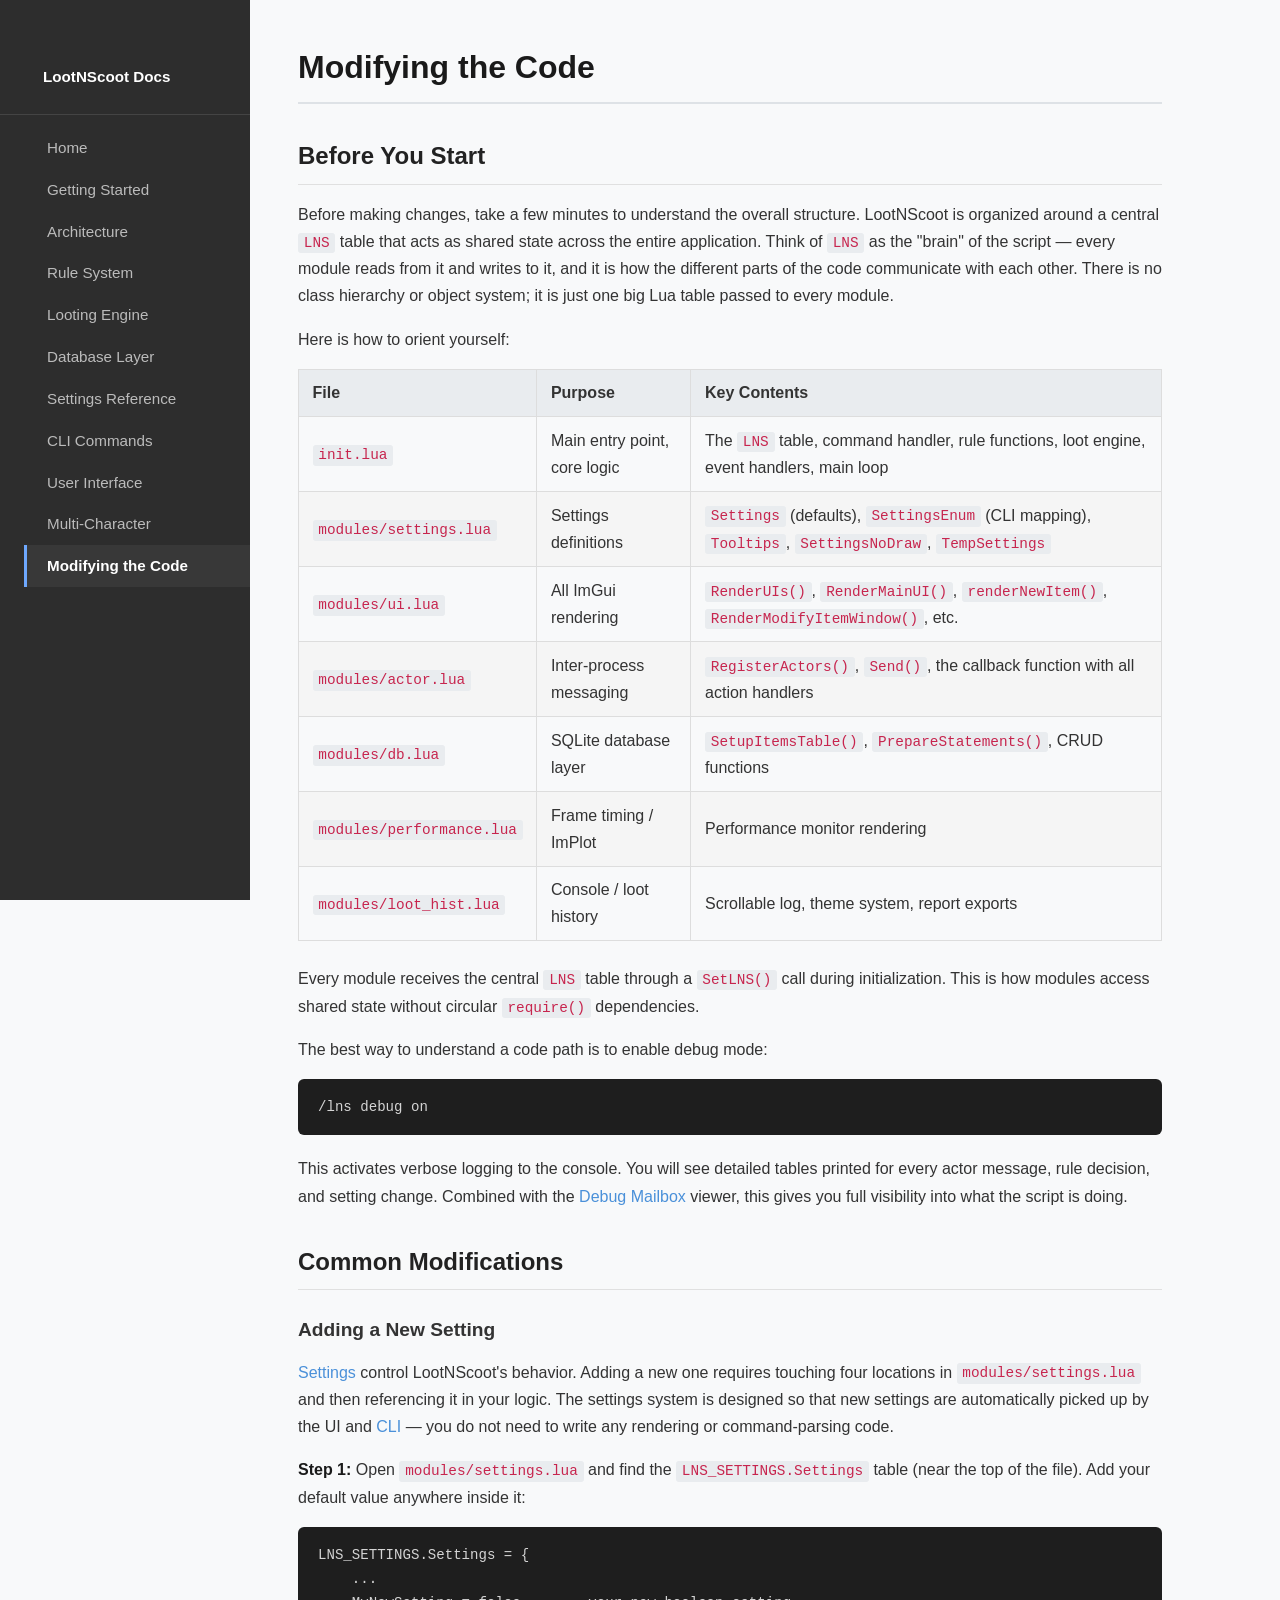
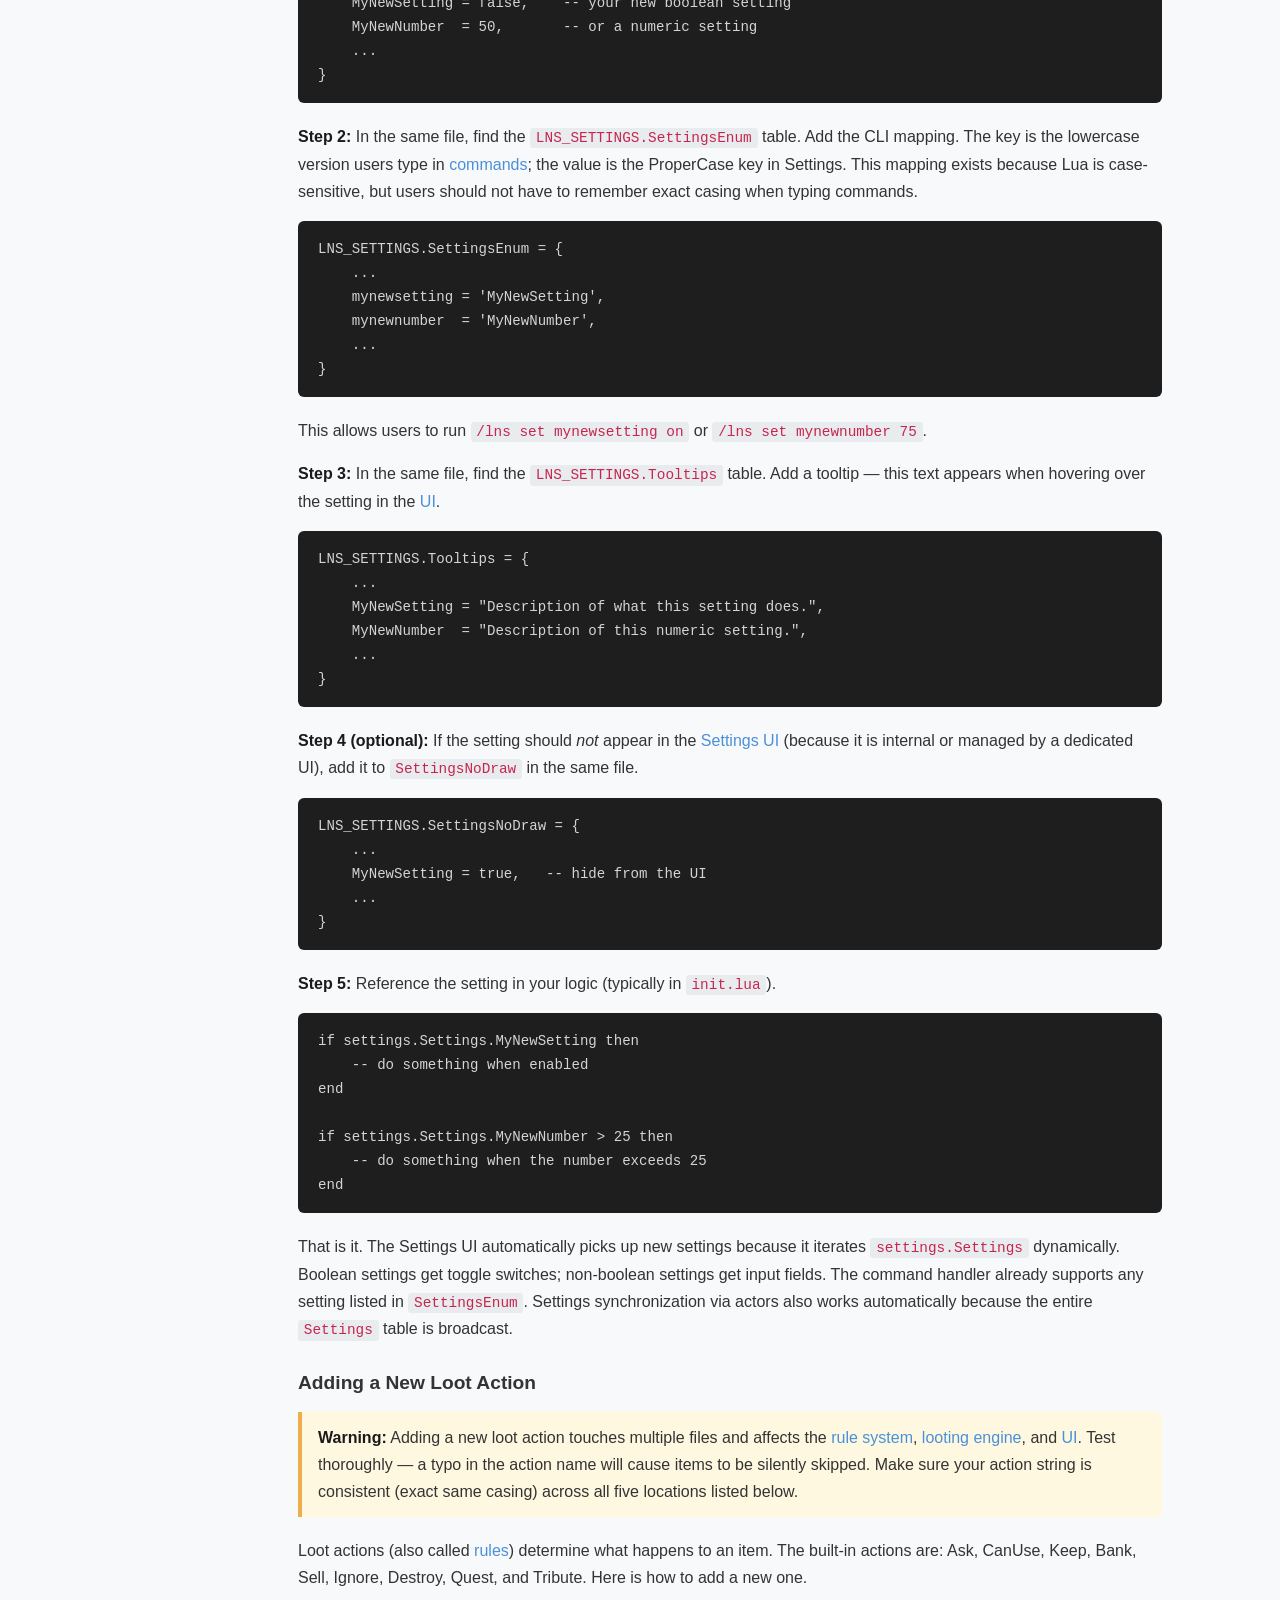
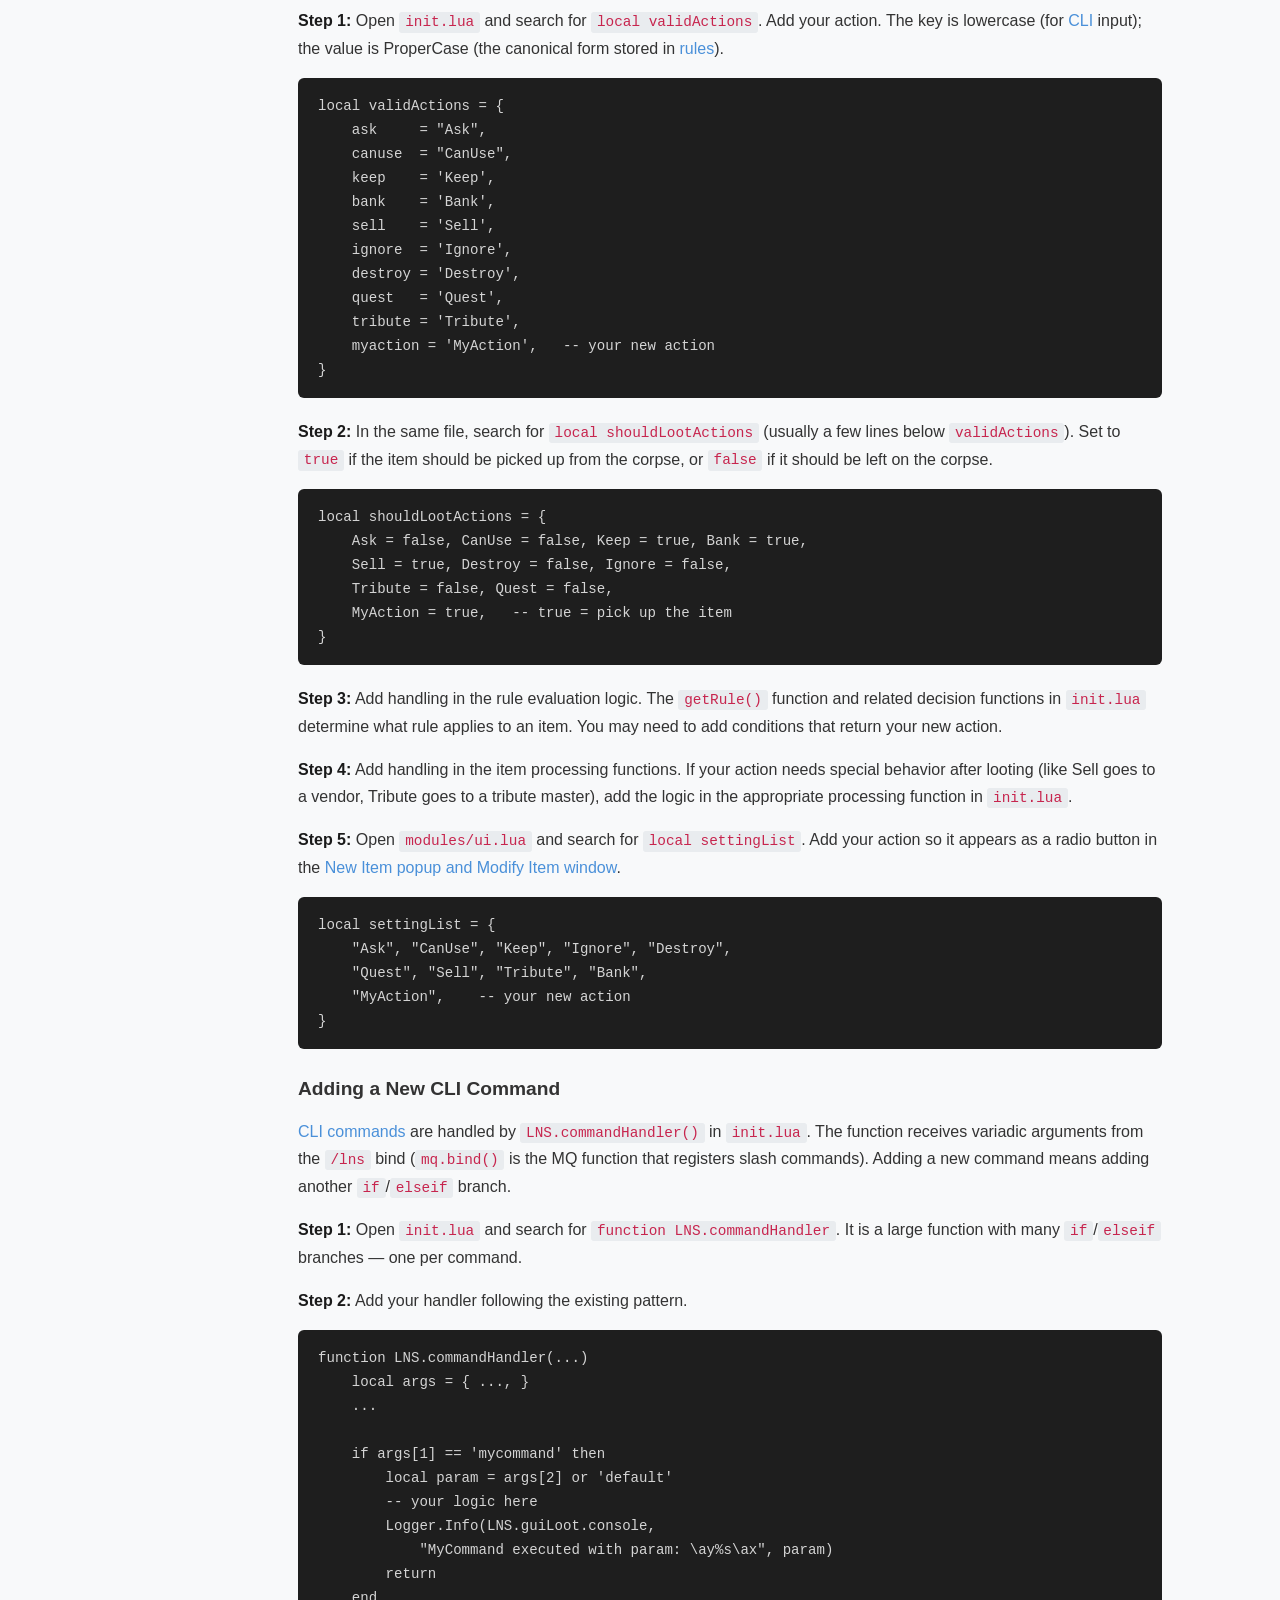
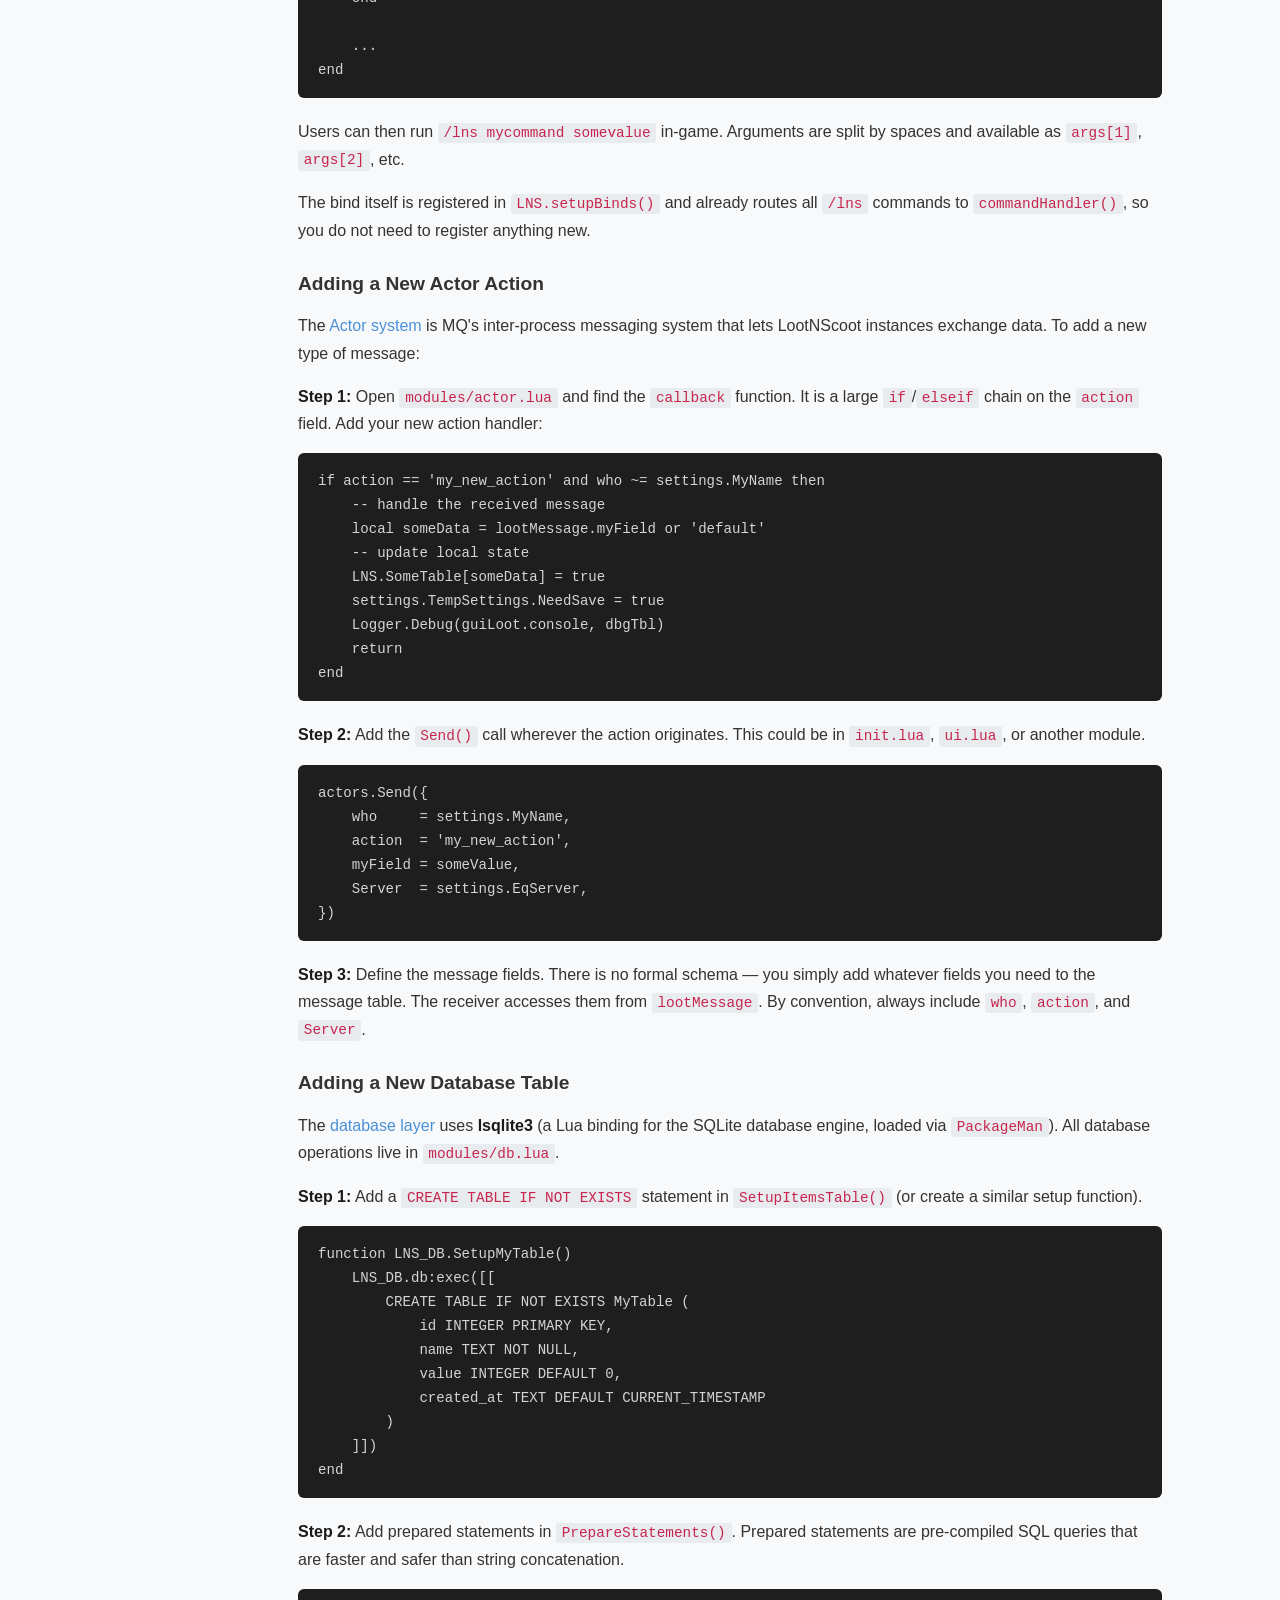
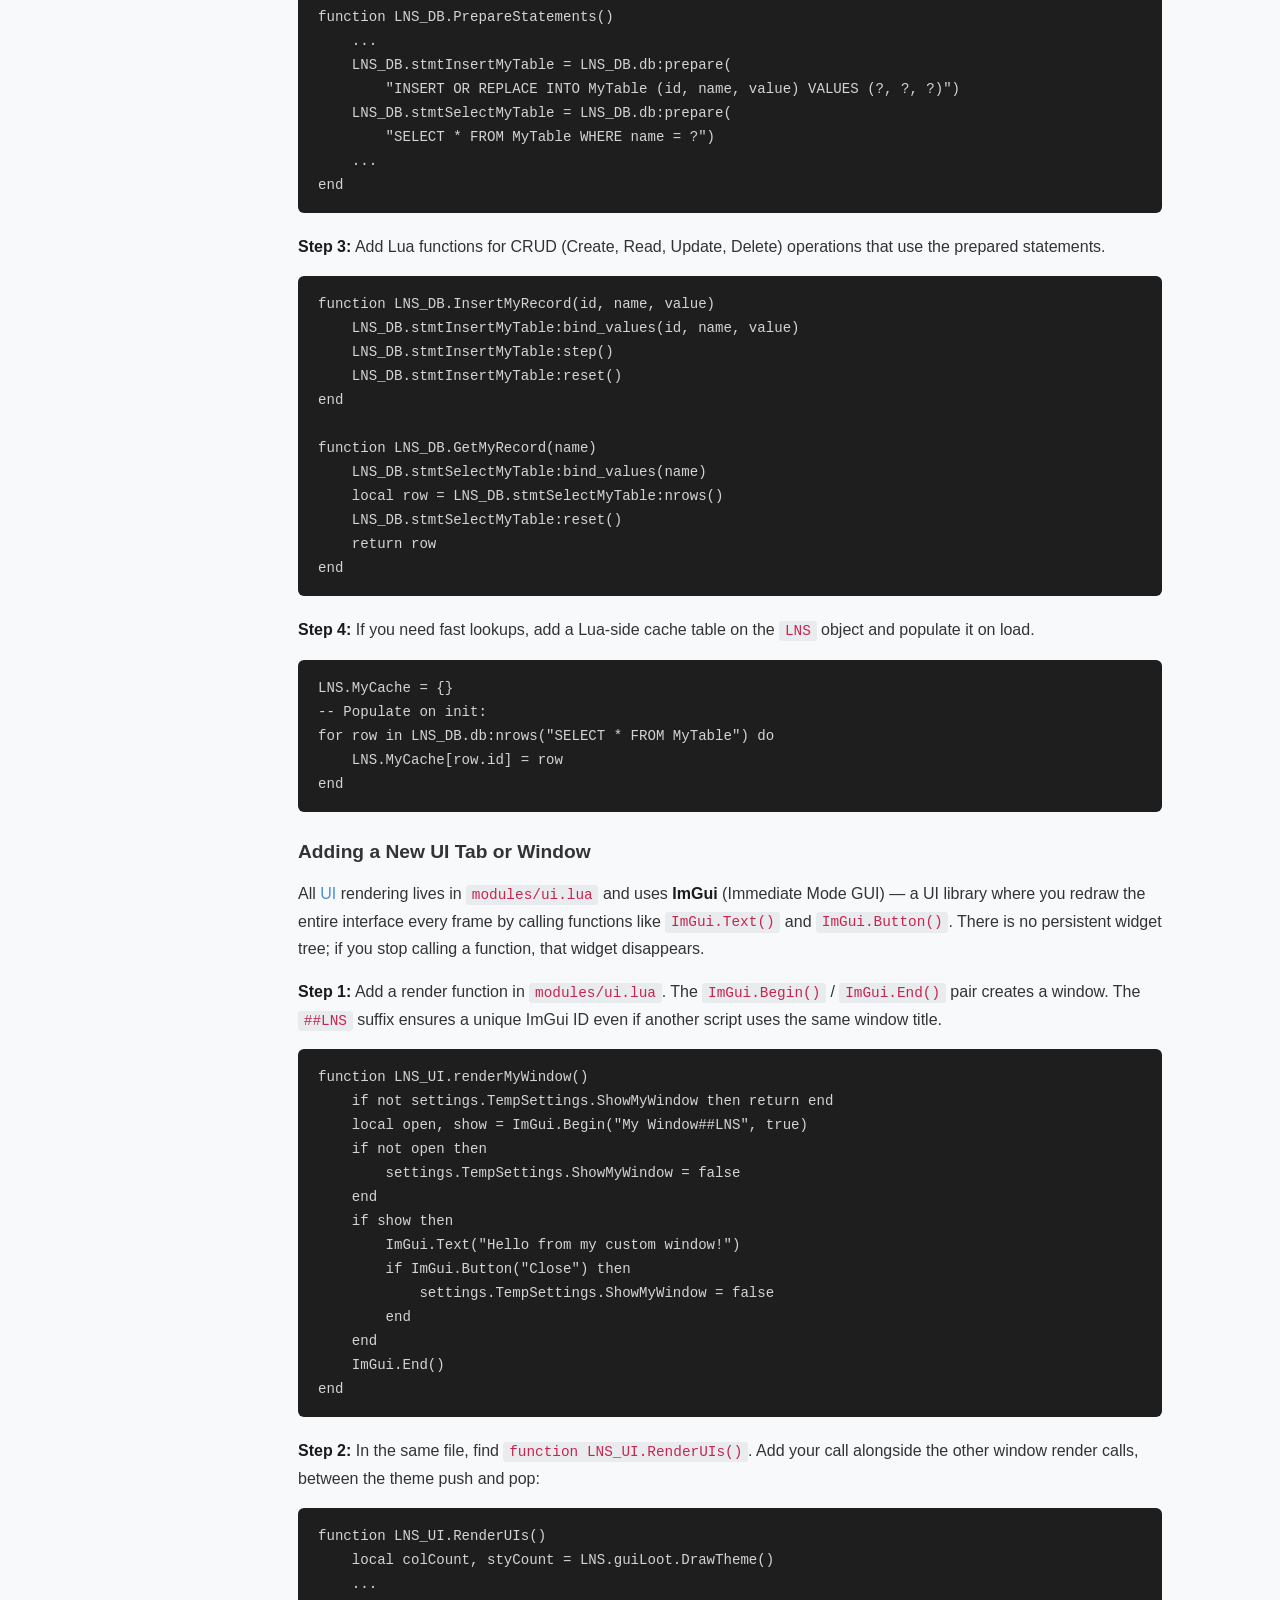
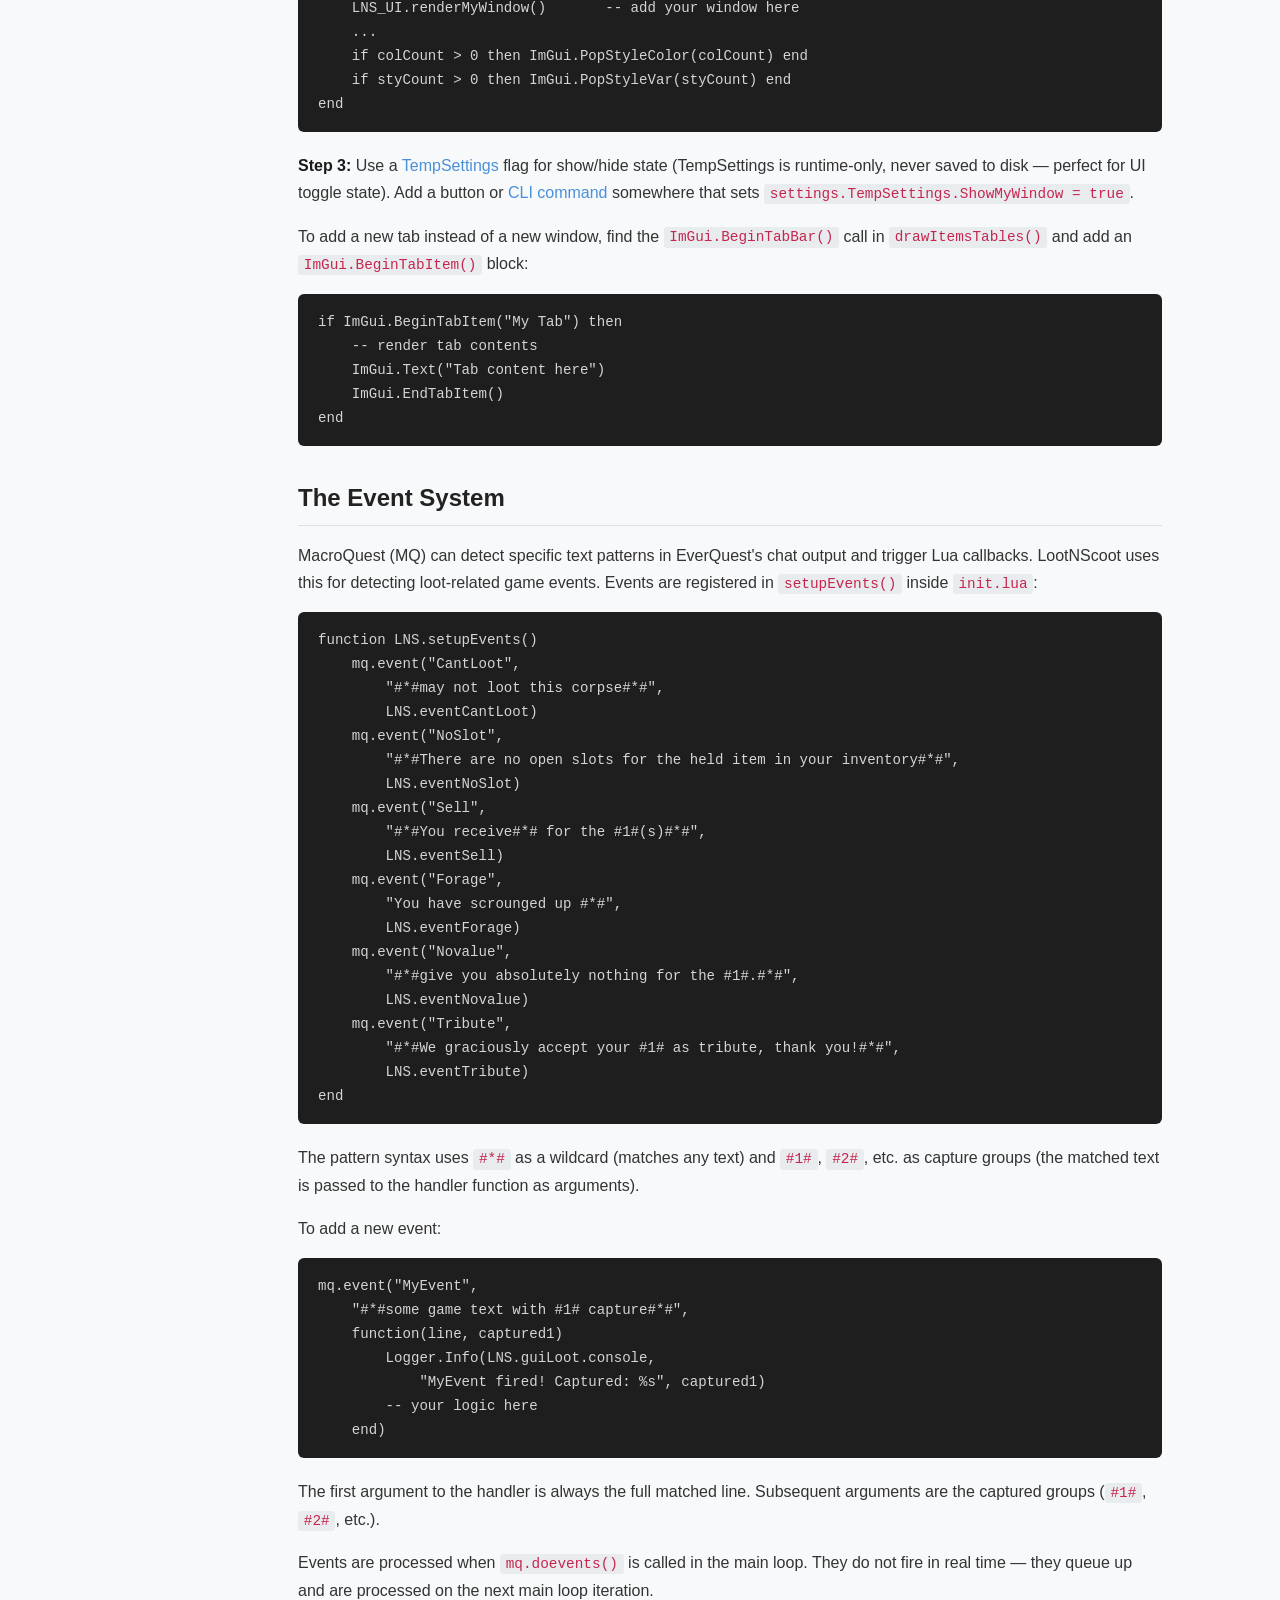
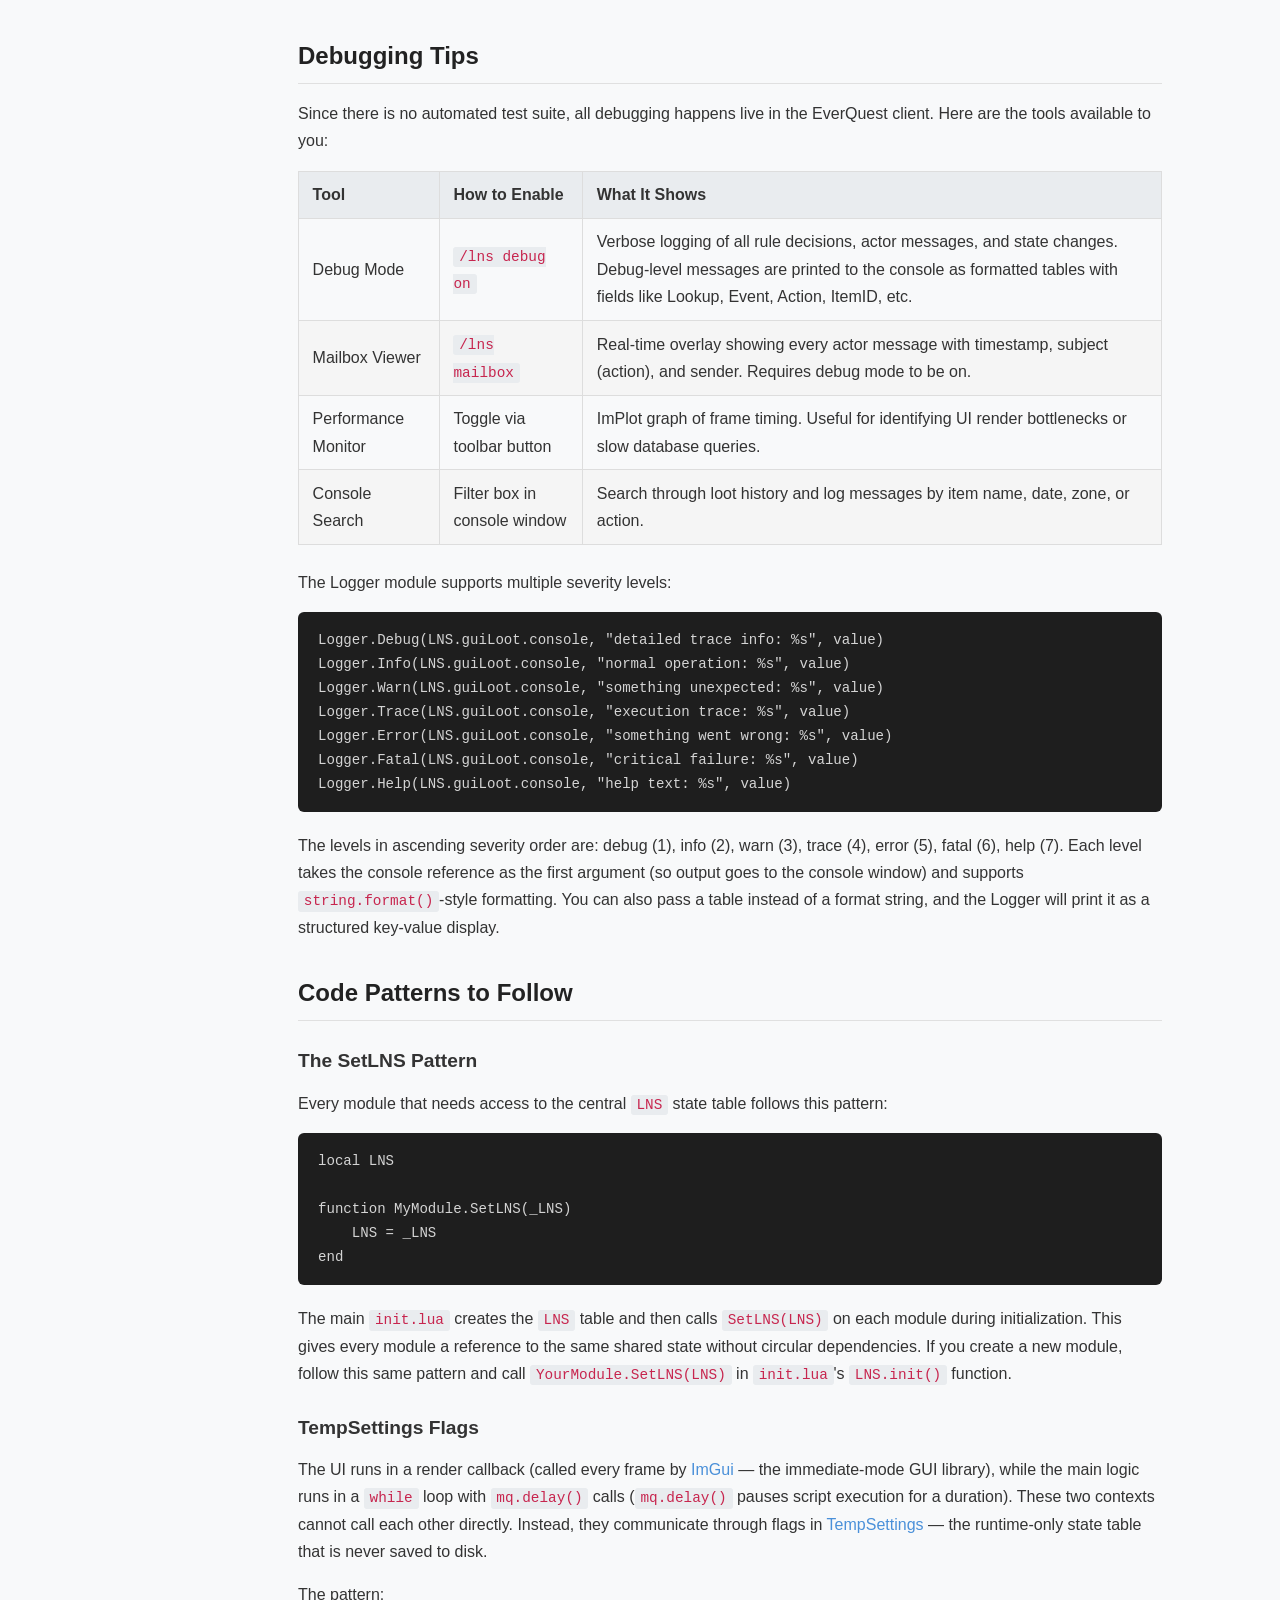
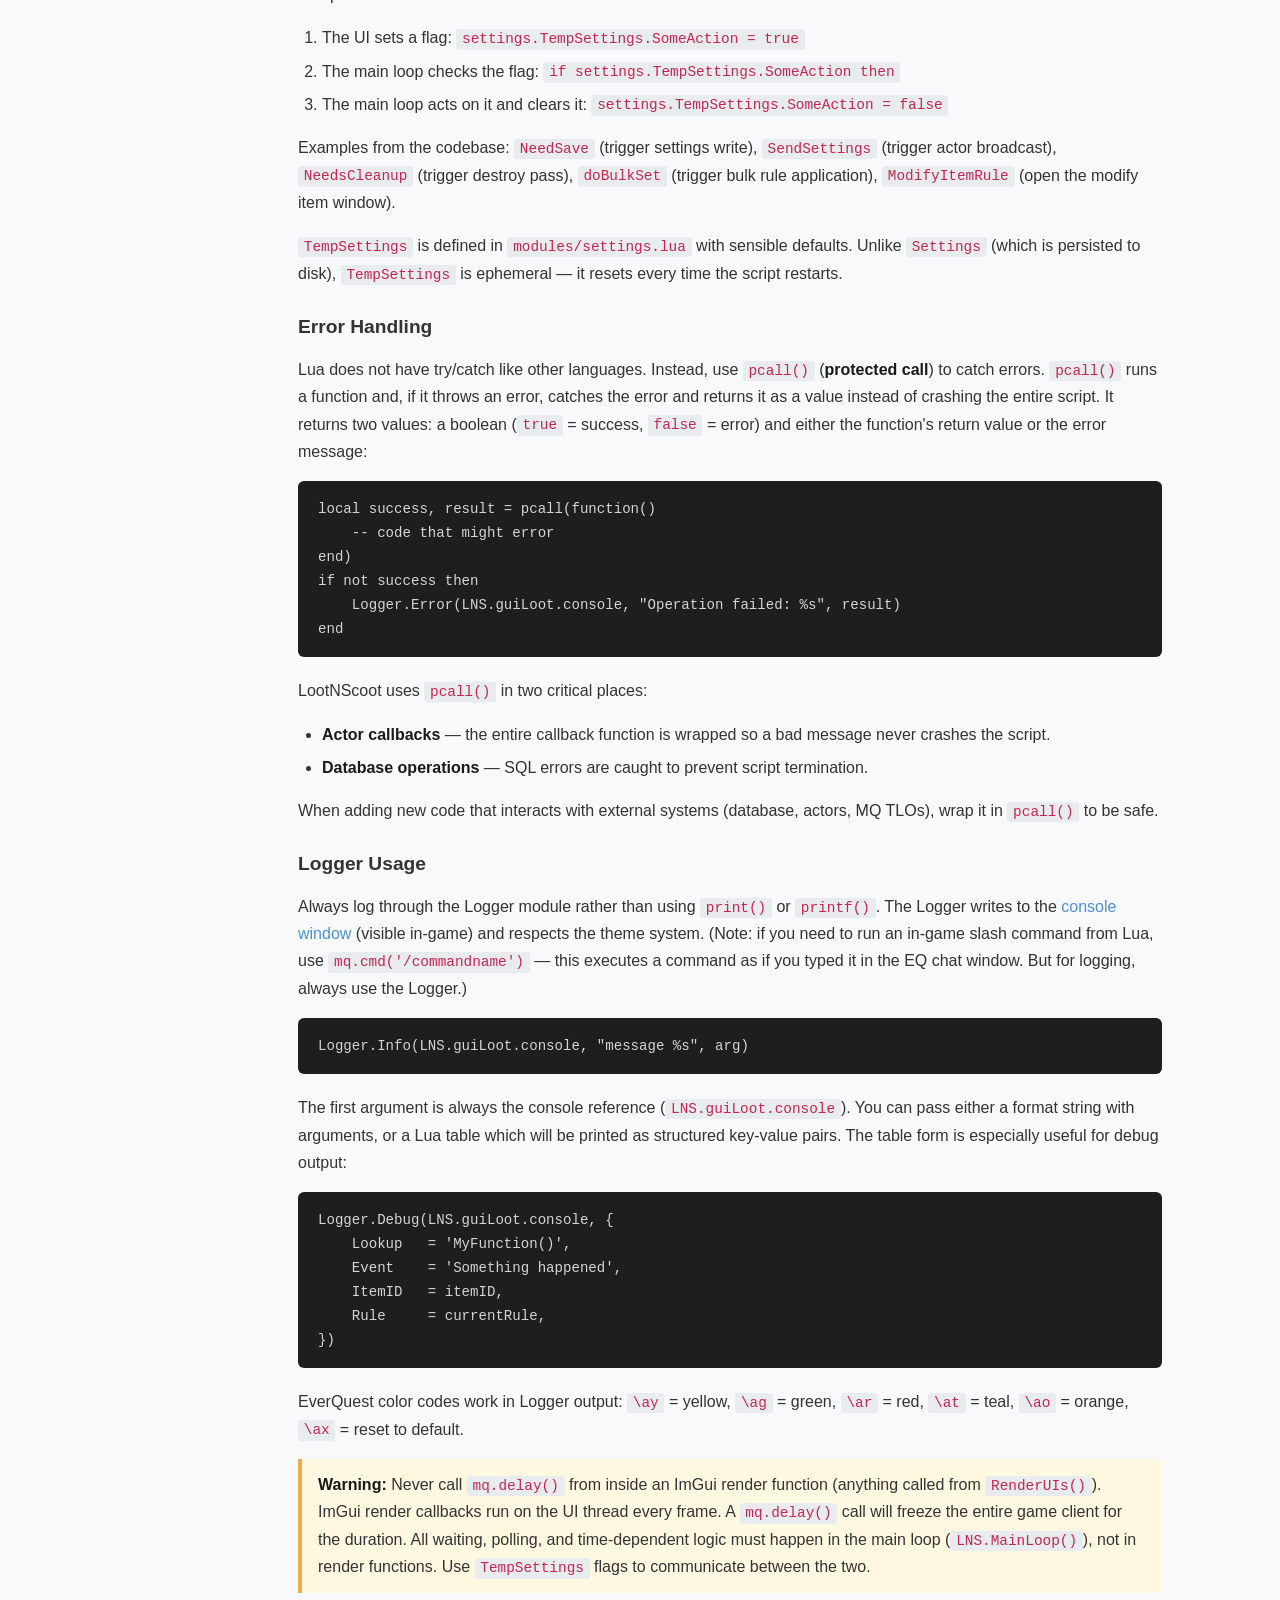
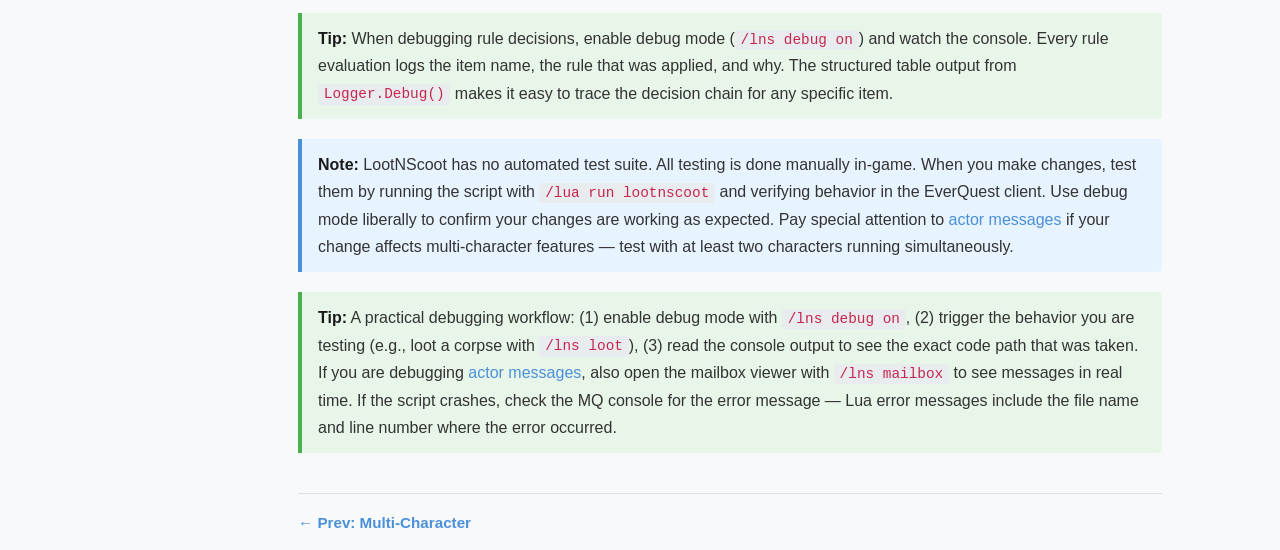
<file: Documentation/extending.html>
<!DOCTYPE html>
<html lang="en">
<head>
    <meta charset="UTF-8">
    <meta name="viewport" content="width=device-width, initial-scale=1.0">
    <title>Modifying the Code - LootNScoot Documentation</title>
    <link rel="stylesheet" href="style.css">
</head>
<body>
<nav class="sidebar">
    <h2><a href="index.html" style="color: inherit; text-decoration: none;">LootNScoot Docs</a></h2>
    <ul>
        <li><a href="index.html">Home</a></li>
        <li><a href="getting-started.html">Getting Started</a></li>
        <li><a href="architecture.html">Architecture</a></li>
        <li><a href="rule-system.html">Rule System</a></li>
        <li><a href="looting-engine.html">Looting Engine</a></li>
        <li><a href="database.html">Database Layer</a></li>
        <li><a href="settings.html">Settings Reference</a></li>
        <li><a href="commands.html">CLI Commands</a></li>
        <li><a href="ui.html">User Interface</a></li>
        <li><a href="multi-character.html">Multi-Character</a></li>
        <li><a href="extending.html" class="active">Modifying the Code</a></li>
    </ul>
</nav>
<main class="content">

    <h1>Modifying the Code</h1>

    <h2>Before You Start</h2>
    <p>
        Before making changes, take a few minutes to understand the overall structure. LootNScoot
        is organized around a central <code>LNS</code> table that acts as shared state across the
        entire application. Think of <code>LNS</code> as the "brain" of the script &mdash; every
        module reads from it and writes to it, and it is how the different parts of the code
        communicate with each other. There is no class hierarchy or object system; it is just one
        big Lua table passed to every module.
    </p>
    <p>
        Here is how to orient yourself:
    </p>
    <table>
        <thead>
            <tr><th>File</th><th>Purpose</th><th>Key Contents</th></tr>
        </thead>
        <tbody>
            <tr>
                <td><code>init.lua</code></td>
                <td>Main entry point, core logic</td>
                <td>The <code>LNS</code> table, command handler, rule functions, loot engine, event handlers, main loop</td>
            </tr>
            <tr>
                <td><code>modules/settings.lua</code></td>
                <td>Settings definitions</td>
                <td><code>Settings</code> (defaults), <code>SettingsEnum</code> (CLI mapping), <code>Tooltips</code>, <code>SettingsNoDraw</code>, <code>TempSettings</code></td>
            </tr>
            <tr>
                <td><code>modules/ui.lua</code></td>
                <td>All ImGui rendering</td>
                <td><code>RenderUIs()</code>, <code>RenderMainUI()</code>, <code>renderNewItem()</code>, <code>RenderModifyItemWindow()</code>, etc.</td>
            </tr>
            <tr>
                <td><code>modules/actor.lua</code></td>
                <td>Inter-process messaging</td>
                <td><code>RegisterActors()</code>, <code>Send()</code>, the callback function with all action handlers</td>
            </tr>
            <tr>
                <td><code>modules/db.lua</code></td>
                <td>SQLite database layer</td>
                <td><code>SetupItemsTable()</code>, <code>PrepareStatements()</code>, CRUD functions</td>
            </tr>
            <tr>
                <td><code>modules/performance.lua</code></td>
                <td>Frame timing / ImPlot</td>
                <td>Performance monitor rendering</td>
            </tr>
            <tr>
                <td><code>modules/loot_hist.lua</code></td>
                <td>Console / loot history</td>
                <td>Scrollable log, theme system, report exports</td>
            </tr>
        </tbody>
    </table>
    <p>
        Every module receives the central <code>LNS</code> table through a <code>SetLNS()</code> call
        during initialization. This is how modules access shared state without circular <code>require()</code>
        dependencies.
    </p>
    <p>
        The best way to understand a code path is to enable debug mode:
    </p>
    <pre><code>/lns debug on</code></pre>
    <p>
        This activates verbose logging to the console. You will see detailed tables printed for every
        actor message, rule decision, and setting change. Combined with the
        <a href="multi-character.html#debug-mailbox">Debug Mailbox</a> viewer, this gives you full
        visibility into what the script is doing.
    </p>

    <h2>Common Modifications</h2>

    <h3>Adding a New Setting</h3>
    <p>
        <a href="settings.html">Settings</a> control LootNScoot's behavior. Adding a new one
        requires touching four locations in <code>modules/settings.lua</code> and then referencing
        it in your logic. The settings system is designed so that new settings are automatically
        picked up by the UI and <a href="commands.html">CLI</a> &mdash; you do not need to write
        any rendering or command-parsing code.
    </p>
    <p><strong>Step 1:</strong> Open <code>modules/settings.lua</code> and find the
    <code>LNS_SETTINGS.Settings</code> table (near the top of the file). Add your default value
    anywhere inside it:</p>
    <pre><code>LNS_SETTINGS.Settings = {
    ...
    MyNewSetting = false,    -- your new boolean setting
    MyNewNumber  = 50,       -- or a numeric setting
    ...
}</code></pre>

    <p><strong>Step 2:</strong> In the same file, find the <code>LNS_SETTINGS.SettingsEnum</code>
    table. Add the CLI mapping. The key is the lowercase version users type in
    <a href="commands.html">commands</a>; the value is the ProperCase key in Settings. This mapping
    exists because Lua is case-sensitive, but users should not have to remember exact casing when
    typing commands.</p>
    <pre><code>LNS_SETTINGS.SettingsEnum = {
    ...
    mynewsetting = 'MyNewSetting',
    mynewnumber  = 'MyNewNumber',
    ...
}</code></pre>
    <p>
        This allows users to run <code>/lns set mynewsetting on</code> or
        <code>/lns set mynewnumber 75</code>.
    </p>

    <p><strong>Step 3:</strong> In the same file, find the <code>LNS_SETTINGS.Tooltips</code> table.
    Add a tooltip &mdash; this text appears when hovering over the setting in the
    <a href="ui.html">UI</a>.</p>
    <pre><code>LNS_SETTINGS.Tooltips = {
    ...
    MyNewSetting = "Description of what this setting does.",
    MyNewNumber  = "Description of this numeric setting.",
    ...
}</code></pre>

    <p><strong>Step 4 (optional):</strong> If the setting should <em>not</em> appear in the
    <a href="ui.html">Settings UI</a> (because it is internal or managed by a dedicated UI), add it
    to <code>SettingsNoDraw</code> in the same file.</p>
    <pre><code>LNS_SETTINGS.SettingsNoDraw = {
    ...
    MyNewSetting = true,   -- hide from the UI
    ...
}</code></pre>

    <p><strong>Step 5:</strong> Reference the setting in your logic (typically in <code>init.lua</code>).</p>
    <pre><code>if settings.Settings.MyNewSetting then
    -- do something when enabled
end

if settings.Settings.MyNewNumber &gt; 25 then
    -- do something when the number exceeds 25
end</code></pre>
    <p>
        That is it. The Settings UI automatically picks up new settings because it iterates
        <code>settings.Settings</code> dynamically. Boolean settings get toggle switches; non-boolean
        settings get input fields. The command handler already supports any setting listed in
        <code>SettingsEnum</code>. Settings synchronization via actors also works automatically because
        the entire <code>Settings</code> table is broadcast.
    </p>

    <h3>Adding a New Loot Action</h3>
    <div class="warning">
        <strong>Warning:</strong> Adding a new loot action touches multiple files and affects the
        <a href="rule-system.html">rule system</a>, <a href="looting-engine.html">looting engine</a>,
        and <a href="ui.html">UI</a>. Test thoroughly &mdash; a typo in the action name will cause
        items to be silently skipped. Make sure your action string is consistent (exact same casing)
        across all five locations listed below.
    </div>
    <p>
        Loot actions (also called <a href="rule-system.html">rules</a>) determine what happens to
        an item. The built-in actions are: Ask, CanUse, Keep, Bank, Sell, Ignore, Destroy, Quest,
        and Tribute. Here is how to add a new one.
    </p>
    <p><strong>Step 1:</strong> Open <code>init.lua</code> and search for <code>local validActions</code>.
    Add your action. The key is lowercase (for <a href="commands.html">CLI</a> input); the value is
    ProperCase (the canonical form stored in <a href="rule-system.html">rules</a>).</p>
    <pre><code>local validActions = {
    ask     = "Ask",
    canuse  = "CanUse",
    keep    = 'Keep',
    bank    = 'Bank',
    sell    = 'Sell',
    ignore  = 'Ignore',
    destroy = 'Destroy',
    quest   = 'Quest',
    tribute = 'Tribute',
    myaction = 'MyAction',   -- your new action
}</code></pre>

    <p><strong>Step 2:</strong> In the same file, search for <code>local shouldLootActions</code>
    (usually a few lines below <code>validActions</code>). Set to <code>true</code> if the item
    should be picked up from the corpse, or <code>false</code> if it should be left on the corpse.</p>
    <pre><code>local shouldLootActions = {
    Ask = false, CanUse = false, Keep = true, Bank = true,
    Sell = true, Destroy = false, Ignore = false,
    Tribute = false, Quest = false,
    MyAction = true,   -- true = pick up the item
}</code></pre>

    <p><strong>Step 3:</strong> Add handling in the rule evaluation logic. The <code>getRule()</code>
    function and related decision functions in <code>init.lua</code> determine what rule applies to
    an item. You may need to add conditions that return your new action.</p>

    <p><strong>Step 4:</strong> Add handling in the item processing functions. If your action needs
    special behavior after looting (like Sell goes to a vendor, Tribute goes to a tribute master),
    add the logic in the appropriate processing function in <code>init.lua</code>.</p>

    <p><strong>Step 5:</strong> Open <code>modules/ui.lua</code> and search for <code>local settingList</code>.
    Add your action so it appears as a radio button in the
    <a href="ui.html">New Item popup and Modify Item window</a>.</p>
    <pre><code>local settingList = {
    "Ask", "CanUse", "Keep", "Ignore", "Destroy",
    "Quest", "Sell", "Tribute", "Bank",
    "MyAction",    -- your new action
}</code></pre>

    <h3>Adding a New CLI Command</h3>
    <p>
        <a href="commands.html">CLI commands</a> are handled by <code>LNS.commandHandler()</code> in
        <code>init.lua</code>. The function receives variadic arguments from the <code>/lns</code>
        bind (<code>mq.bind()</code> is the MQ function that registers slash commands). Adding a new
        command means adding another <code>if</code>/<code>elseif</code> branch.
    </p>
    <p><strong>Step 1:</strong> Open <code>init.lua</code> and search for <code>function LNS.commandHandler</code>.
    It is a large function with many <code>if</code>/<code>elseif</code> branches &mdash; one per command.</p>
    <p><strong>Step 2:</strong> Add your handler following the existing pattern.</p>
    <pre><code>function LNS.commandHandler(...)
    local args = { ..., }
    ...

    if args[1] == 'mycommand' then
        local param = args[2] or 'default'
        -- your logic here
        Logger.Info(LNS.guiLoot.console,
            "MyCommand executed with param: \ay%s\ax", param)
        return
    end

    ...
end</code></pre>
    <p>
        Users can then run <code>/lns mycommand somevalue</code> in-game. Arguments are split by spaces
        and available as <code>args[1]</code>, <code>args[2]</code>, etc.
    </p>
    <p>
        The bind itself is registered in <code>LNS.setupBinds()</code> and already routes all
        <code>/lns</code> commands to <code>commandHandler()</code>, so you do not need to register
        anything new.
    </p>

    <h3>Adding a New Actor Action</h3>
    <p>
        The <a href="multi-character.html">Actor system</a> is MQ's inter-process messaging system
        that lets LootNScoot instances exchange data. To add a new type of message:
    </p>
    <p><strong>Step 1:</strong> Open <code>modules/actor.lua</code> and find the <code>callback</code>
    function. It is a large <code>if</code>/<code>elseif</code> chain on the <code>action</code> field.
    Add your new action handler:</p>
    <pre><code>if action == 'my_new_action' and who ~= settings.MyName then
    -- handle the received message
    local someData = lootMessage.myField or 'default'
    -- update local state
    LNS.SomeTable[someData] = true
    settings.TempSettings.NeedSave = true
    Logger.Debug(guiLoot.console, dbgTbl)
    return
end</code></pre>

    <p><strong>Step 2:</strong> Add the <code>Send()</code> call wherever the action originates. This
    could be in <code>init.lua</code>, <code>ui.lua</code>, or another module.</p>
    <pre><code>actors.Send({
    who     = settings.MyName,
    action  = 'my_new_action',
    myField = someValue,
    Server  = settings.EqServer,
})</code></pre>

    <p><strong>Step 3:</strong> Define the message fields. There is no formal schema &mdash; you simply
    add whatever fields you need to the message table. The receiver accesses them from
    <code>lootMessage</code>. By convention, always include <code>who</code>, <code>action</code>, and
    <code>Server</code>.</p>

    <h3>Adding a New Database Table</h3>
    <p>
        The <a href="database.html">database layer</a> uses <strong>lsqlite3</strong> (a Lua binding
        for the SQLite database engine, loaded via <code>PackageMan</code>). All database operations
        live in <code>modules/db.lua</code>.
    </p>
    <p><strong>Step 1:</strong> Add a <code>CREATE TABLE IF NOT EXISTS</code> statement in
    <code>SetupItemsTable()</code> (or create a similar setup function).</p>
    <pre><code>function LNS_DB.SetupMyTable()
    LNS_DB.db:exec([[
        CREATE TABLE IF NOT EXISTS MyTable (
            id INTEGER PRIMARY KEY,
            name TEXT NOT NULL,
            value INTEGER DEFAULT 0,
            created_at TEXT DEFAULT CURRENT_TIMESTAMP
        )
    ]])
end</code></pre>

    <p><strong>Step 2:</strong> Add prepared statements in <code>PrepareStatements()</code>. Prepared
    statements are pre-compiled SQL queries that are faster and safer than string concatenation.</p>
    <pre><code>function LNS_DB.PrepareStatements()
    ...
    LNS_DB.stmtInsertMyTable = LNS_DB.db:prepare(
        "INSERT OR REPLACE INTO MyTable (id, name, value) VALUES (?, ?, ?)")
    LNS_DB.stmtSelectMyTable = LNS_DB.db:prepare(
        "SELECT * FROM MyTable WHERE name = ?")
    ...
end</code></pre>

    <p><strong>Step 3:</strong> Add Lua functions for CRUD (Create, Read, Update, Delete) operations
    that use the prepared statements.</p>
    <pre><code>function LNS_DB.InsertMyRecord(id, name, value)
    LNS_DB.stmtInsertMyTable:bind_values(id, name, value)
    LNS_DB.stmtInsertMyTable:step()
    LNS_DB.stmtInsertMyTable:reset()
end

function LNS_DB.GetMyRecord(name)
    LNS_DB.stmtSelectMyTable:bind_values(name)
    local row = LNS_DB.stmtSelectMyTable:nrows()
    LNS_DB.stmtSelectMyTable:reset()
    return row
end</code></pre>

    <p><strong>Step 4:</strong> If you need fast lookups, add a Lua-side cache table on the
    <code>LNS</code> object and populate it on load.</p>
    <pre><code>LNS.MyCache = {}
-- Populate on init:
for row in LNS_DB.db:nrows("SELECT * FROM MyTable") do
    LNS.MyCache[row.id] = row
end</code></pre>

    <h3>Adding a New UI Tab or Window</h3>
    <p>
        All <a href="ui.html">UI</a> rendering lives in <code>modules/ui.lua</code> and uses
        <strong>ImGui</strong> (Immediate Mode GUI) &mdash; a UI library where you redraw the entire
        interface every frame by calling functions like <code>ImGui.Text()</code> and
        <code>ImGui.Button()</code>. There is no persistent widget tree; if you stop calling a
        function, that widget disappears.
    </p>
    <p><strong>Step 1:</strong> Add a render function in <code>modules/ui.lua</code>. The
    <code>ImGui.Begin()</code> / <code>ImGui.End()</code> pair creates a window. The
    <code>##LNS</code> suffix ensures a unique ImGui ID even if another script uses the same
    window title.</p>
    <pre><code>function LNS_UI.renderMyWindow()
    if not settings.TempSettings.ShowMyWindow then return end
    local open, show = ImGui.Begin("My Window##LNS", true)
    if not open then
        settings.TempSettings.ShowMyWindow = false
    end
    if show then
        ImGui.Text("Hello from my custom window!")
        if ImGui.Button("Close") then
            settings.TempSettings.ShowMyWindow = false
        end
    end
    ImGui.End()
end</code></pre>

    <p><strong>Step 2:</strong> In the same file, find <code>function LNS_UI.RenderUIs()</code>. Add
    your call alongside the other window render calls, between the theme push and pop:</p>
    <pre><code>function LNS_UI.RenderUIs()
    local colCount, styCount = LNS.guiLoot.DrawTheme()
    ...
    LNS_UI.renderMyWindow()       -- add your window here
    ...
    if colCount &gt; 0 then ImGui.PopStyleColor(colCount) end
    if styCount &gt; 0 then ImGui.PopStyleVar(styCount) end
end</code></pre>

    <p><strong>Step 3:</strong> Use a <a href="settings.html">TempSettings</a> flag for show/hide state
    (TempSettings is runtime-only, never saved to disk &mdash; perfect for UI toggle state). Add a
    button or <a href="commands.html">CLI command</a> somewhere that sets
    <code>settings.TempSettings.ShowMyWindow = true</code>.</p>
    <p>
        To add a new tab instead of a new window, find the <code>ImGui.BeginTabBar()</code> call in
        <code>drawItemsTables()</code> and add an <code>ImGui.BeginTabItem()</code> block:
    </p>
    <pre><code>if ImGui.BeginTabItem("My Tab") then
    -- render tab contents
    ImGui.Text("Tab content here")
    ImGui.EndTabItem()
end</code></pre>

    <h2>The Event System</h2>
    <p>
        MacroQuest (MQ) can detect specific text patterns in EverQuest's chat output and trigger Lua
        callbacks. LootNScoot uses this for detecting loot-related game events. Events are registered
        in <code>setupEvents()</code> inside <code>init.lua</code>:
    </p>
    <pre><code>function LNS.setupEvents()
    mq.event("CantLoot",
        "#*#may not loot this corpse#*#",
        LNS.eventCantLoot)
    mq.event("NoSlot",
        "#*#There are no open slots for the held item in your inventory#*#",
        LNS.eventNoSlot)
    mq.event("Sell",
        "#*#You receive#*# for the #1#(s)#*#",
        LNS.eventSell)
    mq.event("Forage",
        "You have scrounged up #*#",
        LNS.eventForage)
    mq.event("Novalue",
        "#*#give you absolutely nothing for the #1#.#*#",
        LNS.eventNovalue)
    mq.event("Tribute",
        "#*#We graciously accept your #1# as tribute, thank you!#*#",
        LNS.eventTribute)
end</code></pre>
    <p>
        The pattern syntax uses <code>#*#</code> as a wildcard (matches any text) and <code>#1#</code>,
        <code>#2#</code>, etc. as capture groups (the matched text is passed to the handler function
        as arguments).
    </p>
    <p>
        To add a new event:
    </p>
    <pre><code>mq.event("MyEvent",
    "#*#some game text with #1# capture#*#",
    function(line, captured1)
        Logger.Info(LNS.guiLoot.console,
            "MyEvent fired! Captured: %s", captured1)
        -- your logic here
    end)</code></pre>
    <p>
        The first argument to the handler is always the full matched line. Subsequent arguments are the
        captured groups (<code>#1#</code>, <code>#2#</code>, etc.).
    </p>
    <p>
        Events are processed when <code>mq.doevents()</code> is called in the main loop. They do not
        fire in real time &mdash; they queue up and are processed on the next main loop iteration.
    </p>

    <h2>Debugging Tips</h2>
    <p>
        Since there is no automated test suite, all debugging happens live in the EverQuest client.
        Here are the tools available to you:
    </p>
    <table>
        <thead>
            <tr><th>Tool</th><th>How to Enable</th><th>What It Shows</th></tr>
        </thead>
        <tbody>
            <tr>
                <td>Debug Mode</td>
                <td><code>/lns debug on</code></td>
                <td>Verbose logging of all rule decisions, actor messages, and state changes. Debug-level messages are printed to the console as formatted tables with fields like Lookup, Event, Action, ItemID, etc.</td>
            </tr>
            <tr>
                <td>Mailbox Viewer</td>
                <td><code>/lns mailbox</code></td>
                <td>Real-time overlay showing every actor message with timestamp, subject (action), and sender. Requires debug mode to be on.</td>
            </tr>
            <tr>
                <td>Performance Monitor</td>
                <td>Toggle via toolbar button</td>
                <td>ImPlot graph of frame timing. Useful for identifying UI render bottlenecks or slow database queries.</td>
            </tr>
            <tr>
                <td>Console Search</td>
                <td>Filter box in console window</td>
                <td>Search through loot history and log messages by item name, date, zone, or action.</td>
            </tr>
        </tbody>
    </table>
    <p>
        The Logger module supports multiple severity levels:
    </p>
    <pre><code>Logger.Debug(LNS.guiLoot.console, "detailed trace info: %s", value)
Logger.Info(LNS.guiLoot.console, "normal operation: %s", value)
Logger.Warn(LNS.guiLoot.console, "something unexpected: %s", value)
Logger.Trace(LNS.guiLoot.console, "execution trace: %s", value)
Logger.Error(LNS.guiLoot.console, "something went wrong: %s", value)
Logger.Fatal(LNS.guiLoot.console, "critical failure: %s", value)
Logger.Help(LNS.guiLoot.console, "help text: %s", value)</code></pre>
    <p>
        The levels in ascending severity order are: debug (1), info (2), warn (3), trace (4), error (5), fatal (6), help (7).
        Each level takes the console reference as the first argument (so output goes to the console
        window) and supports <code>string.format()</code>-style formatting. You can also pass a
        table instead of a format string, and the Logger will print it as a structured key-value display.
    </p>

    <h2>Code Patterns to Follow</h2>

    <h3>The SetLNS Pattern</h3>
    <p>
        Every module that needs access to the central <code>LNS</code> state table follows this pattern:
    </p>
    <pre><code>local LNS

function MyModule.SetLNS(_LNS)
    LNS = _LNS
end</code></pre>
    <p>
        The main <code>init.lua</code> creates the <code>LNS</code> table and then calls
        <code>SetLNS(LNS)</code> on each module during initialization. This gives every module a
        reference to the same shared state without circular dependencies. If you create a new module,
        follow this same pattern and call <code>YourModule.SetLNS(LNS)</code> in <code>init.lua</code>'s
        <code>LNS.init()</code> function.
    </p>

    <h3>TempSettings Flags</h3>
    <p>
        The UI runs in a render callback (called every frame by
        <a href="ui.html">ImGui</a> &mdash; the immediate-mode GUI library), while the main logic
        runs in a <code>while</code> loop with <code>mq.delay()</code> calls
        (<code>mq.delay()</code> pauses script execution for a duration). These two contexts cannot
        call each other directly. Instead, they communicate through flags in
        <a href="settings.html">TempSettings</a> &mdash; the runtime-only state table that is never
        saved to disk.
    </p>
    <p>The pattern:</p>
    <ol>
        <li>The UI sets a flag: <code>settings.TempSettings.SomeAction = true</code></li>
        <li>The main loop checks the flag: <code>if settings.TempSettings.SomeAction then</code></li>
        <li>The main loop acts on it and clears it: <code>settings.TempSettings.SomeAction = false</code></li>
    </ol>
    <p>
        Examples from the codebase: <code>NeedSave</code> (trigger settings write),
        <code>SendSettings</code> (trigger actor broadcast), <code>NeedsCleanup</code> (trigger
        destroy pass), <code>doBulkSet</code> (trigger bulk rule application),
        <code>ModifyItemRule</code> (open the modify item window).
    </p>
    <p>
        <code>TempSettings</code> is defined in <code>modules/settings.lua</code> with sensible
        defaults. Unlike <code>Settings</code> (which is persisted to disk), <code>TempSettings</code>
        is ephemeral &mdash; it resets every time the script restarts.
    </p>

    <h3>Error Handling</h3>
    <p>
        Lua does not have try/catch like other languages. Instead, use <code>pcall()</code>
        (<strong>protected call</strong>) to catch errors. <code>pcall()</code> runs a function and,
        if it throws an error, catches the error and returns it as a value instead of crashing the
        entire script. It returns two values: a boolean (<code>true</code> = success,
        <code>false</code> = error) and either the function's return value or the error message:
    </p>
    <pre><code>local success, result = pcall(function()
    -- code that might error
end)
if not success then
    Logger.Error(LNS.guiLoot.console, "Operation failed: %s", result)
end</code></pre>
    <p>
        LootNScoot uses <code>pcall()</code> in two critical places:
    </p>
    <ul>
        <li><strong>Actor callbacks</strong> &mdash; the entire callback function is wrapped so a bad message
        never crashes the script.</li>
        <li><strong>Database operations</strong> &mdash; SQL errors are caught to prevent script termination.</li>
    </ul>
    <p>
        When adding new code that interacts with external systems (database, actors, MQ TLOs), wrap
        it in <code>pcall()</code> to be safe.
    </p>

    <h3>Logger Usage</h3>
    <p>
        Always log through the Logger module rather than using <code>print()</code> or <code>printf()</code>.
        The Logger writes to the <a href="ui.html">console window</a> (visible in-game) and respects
        the theme system. (Note: if you need to run an in-game slash command from Lua, use
        <code>mq.cmd('/commandname')</code> &mdash; this executes a command as if you typed it in
        the EQ chat window. But for logging, always use the Logger.)
    </p>
    <pre><code>Logger.Info(LNS.guiLoot.console, "message %s", arg)</code></pre>
    <p>
        The first argument is always the console reference (<code>LNS.guiLoot.console</code>). You can
        pass either a format string with arguments, or a Lua table which will be printed as structured
        key-value pairs. The table form is especially useful for debug output:
    </p>
    <pre><code>Logger.Debug(LNS.guiLoot.console, {
    Lookup   = 'MyFunction()',
    Event    = 'Something happened',
    ItemID   = itemID,
    Rule     = currentRule,
})</code></pre>
    <p>
        EverQuest color codes work in Logger output:
        <code>\ay</code> = yellow, <code>\ag</code> = green, <code>\ar</code> = red,
        <code>\at</code> = teal, <code>\ao</code> = orange, <code>\ax</code> = reset to default.
    </p>

    <div class="warning">
        <strong>Warning:</strong> Never call <code>mq.delay()</code> from inside an ImGui render
        function (anything called from <code>RenderUIs()</code>). ImGui render callbacks run on the UI
        thread every frame. A <code>mq.delay()</code> call will freeze the entire game client for the
        duration. All waiting, polling, and time-dependent logic must happen in the main loop
        (<code>LNS.MainLoop()</code>), not in render functions. Use <code>TempSettings</code> flags
        to communicate between the two.
    </div>

    <div class="tip">
        <strong>Tip:</strong> When debugging rule decisions, enable debug mode (<code>/lns debug on</code>)
        and watch the console. Every rule evaluation logs the item name, the rule that was applied, and why.
        The structured table output from <code>Logger.Debug()</code> makes it easy to trace the decision
        chain for any specific item.
    </div>

    <div class="note">
        <strong>Note:</strong> LootNScoot has no automated test suite. All testing is done manually
        in-game. When you make changes, test them by running the script with <code>/lua run lootnscoot</code>
        and verifying behavior in the EverQuest client. Use debug mode liberally to confirm your changes
        are working as expected. Pay special attention to
        <a href="multi-character.html">actor messages</a> if your change affects multi-character
        features &mdash; test with at least two characters running simultaneously.
    </div>

    <div class="tip">
        <strong>Tip:</strong> A practical debugging workflow: (1) enable debug mode with
        <code>/lns debug on</code>, (2) trigger the behavior you are testing (e.g., loot a corpse
        with <code>/lns loot</code>), (3) read the console output to see the exact code path
        that was taken. If you are debugging <a href="multi-character.html">actor messages</a>,
        also open the mailbox viewer with <code>/lns mailbox</code> to see messages in real time.
        If the script crashes, check the MQ console for the error message &mdash; Lua error messages
        include the file name and line number where the error occurred.
    </div>

    <div class="page-nav">
        <a href="multi-character.html">&larr; Prev: Multi-Character</a>
    </div>
</main>
</body>
</html>
</file>
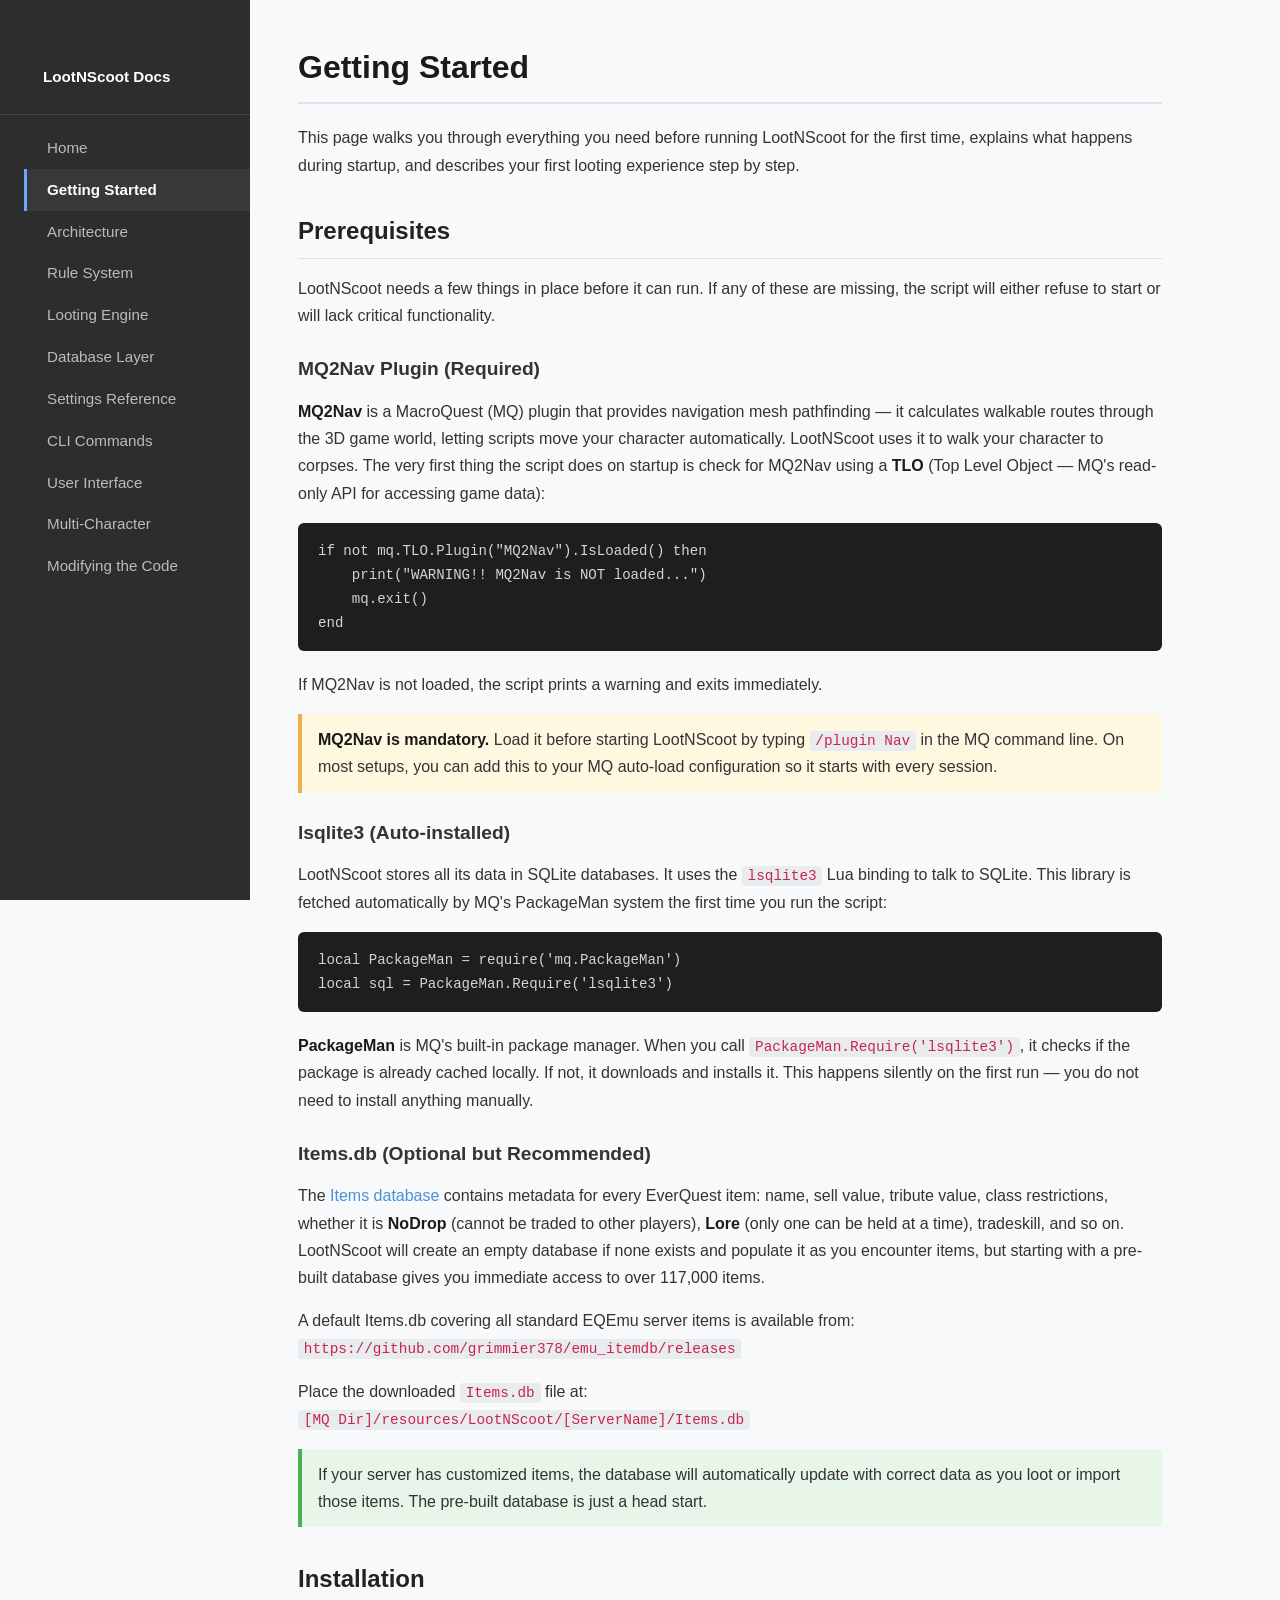
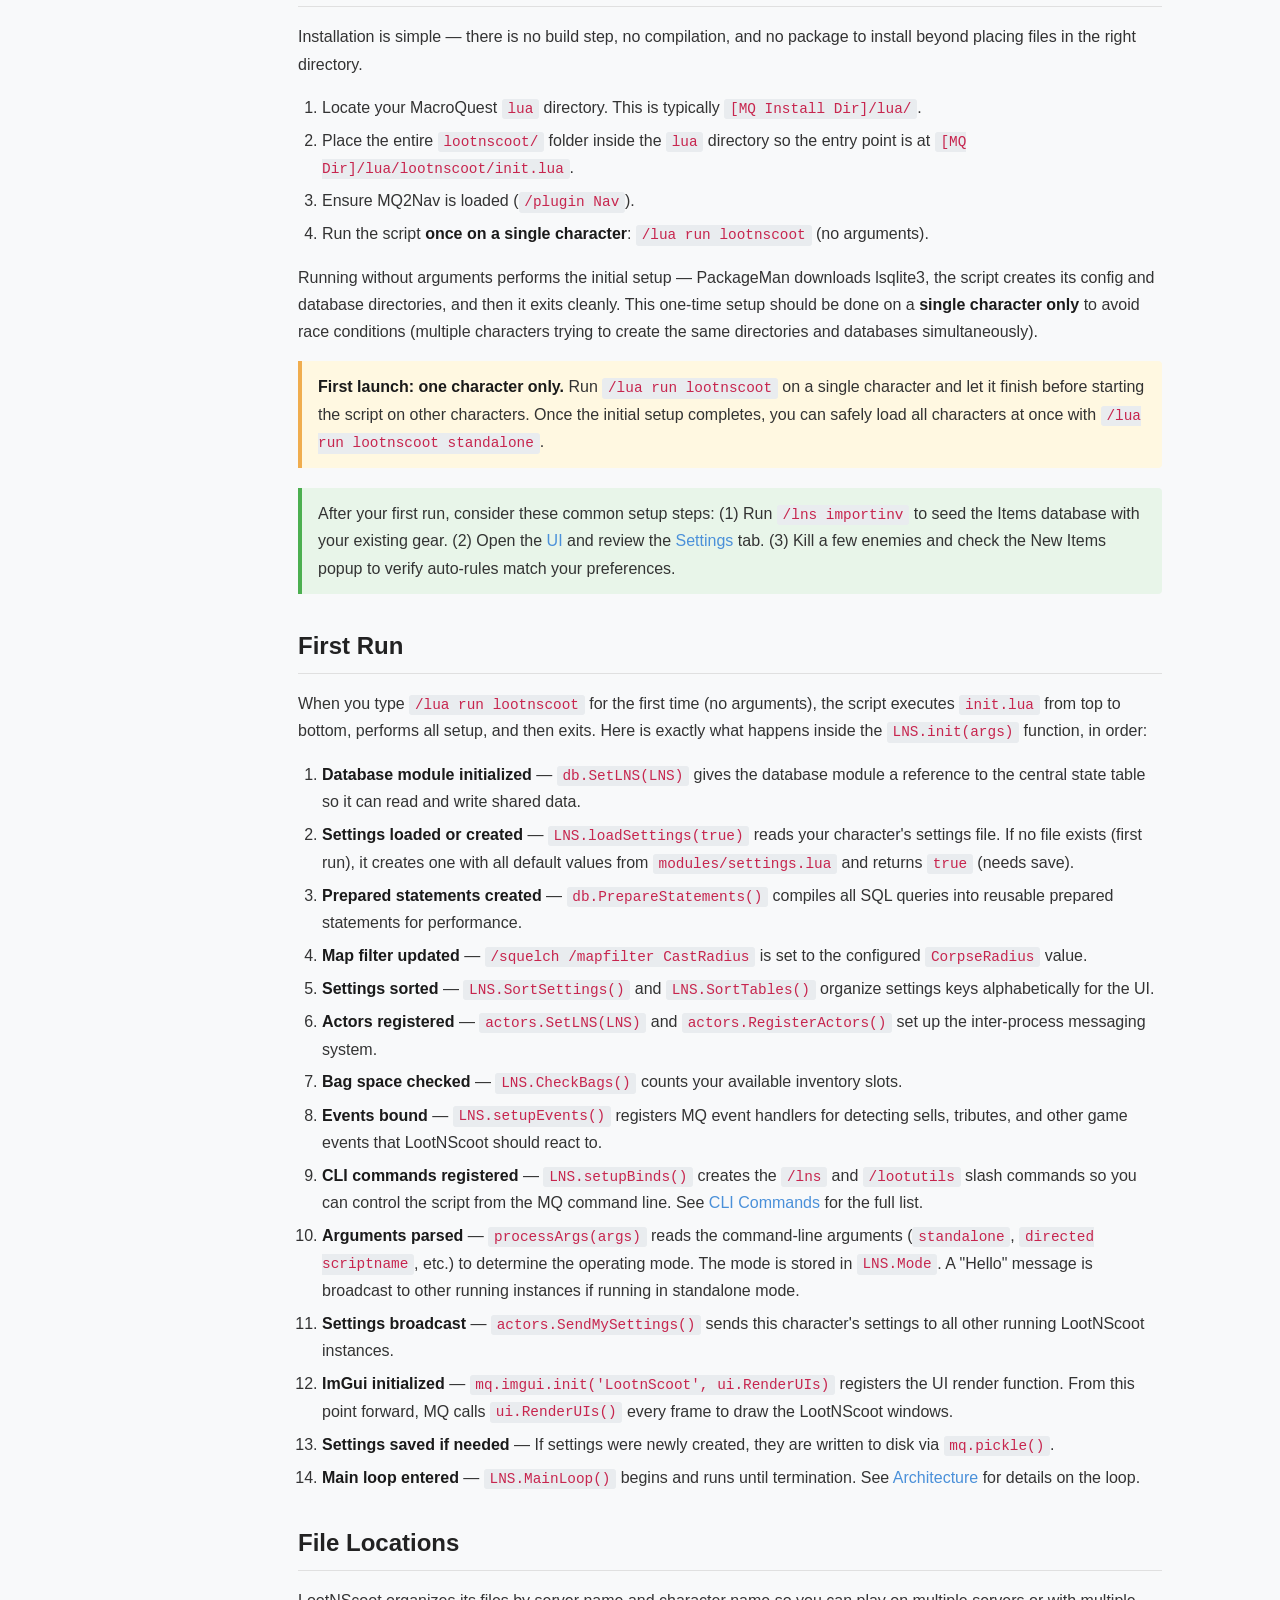
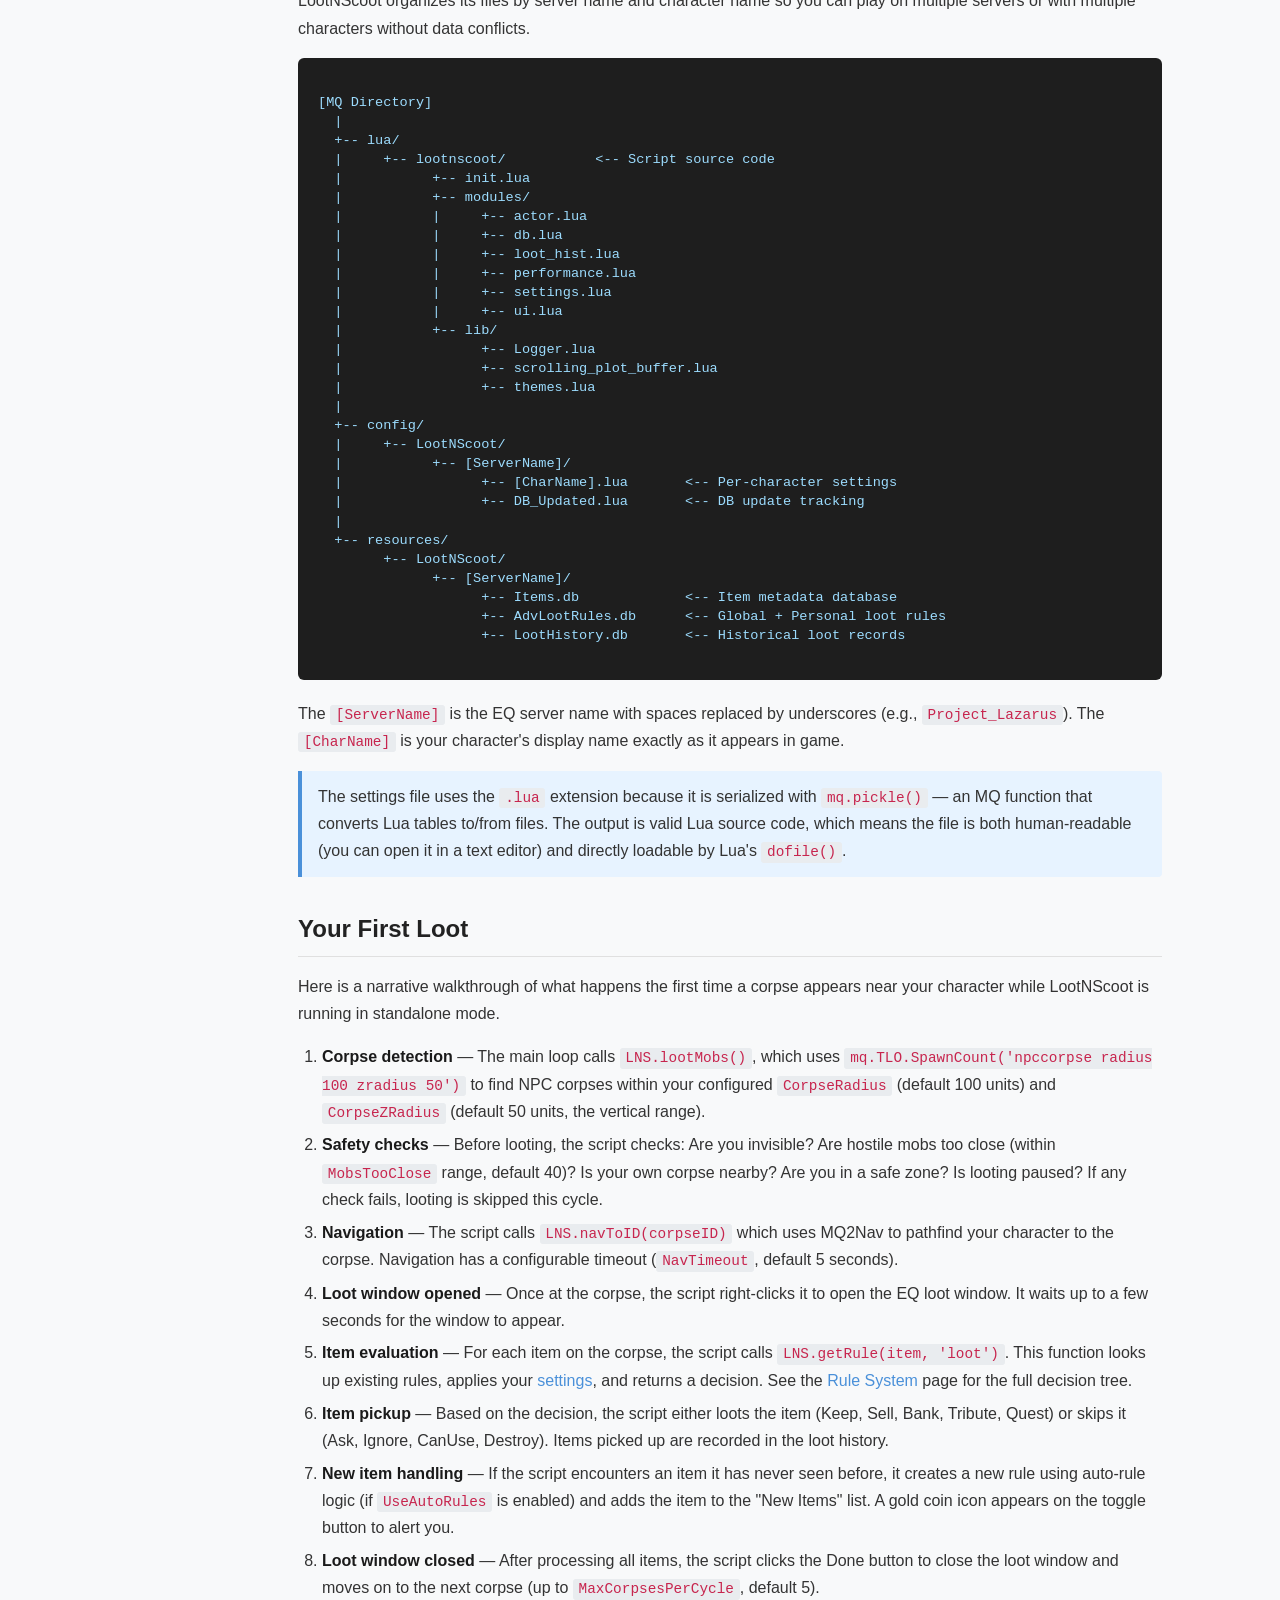
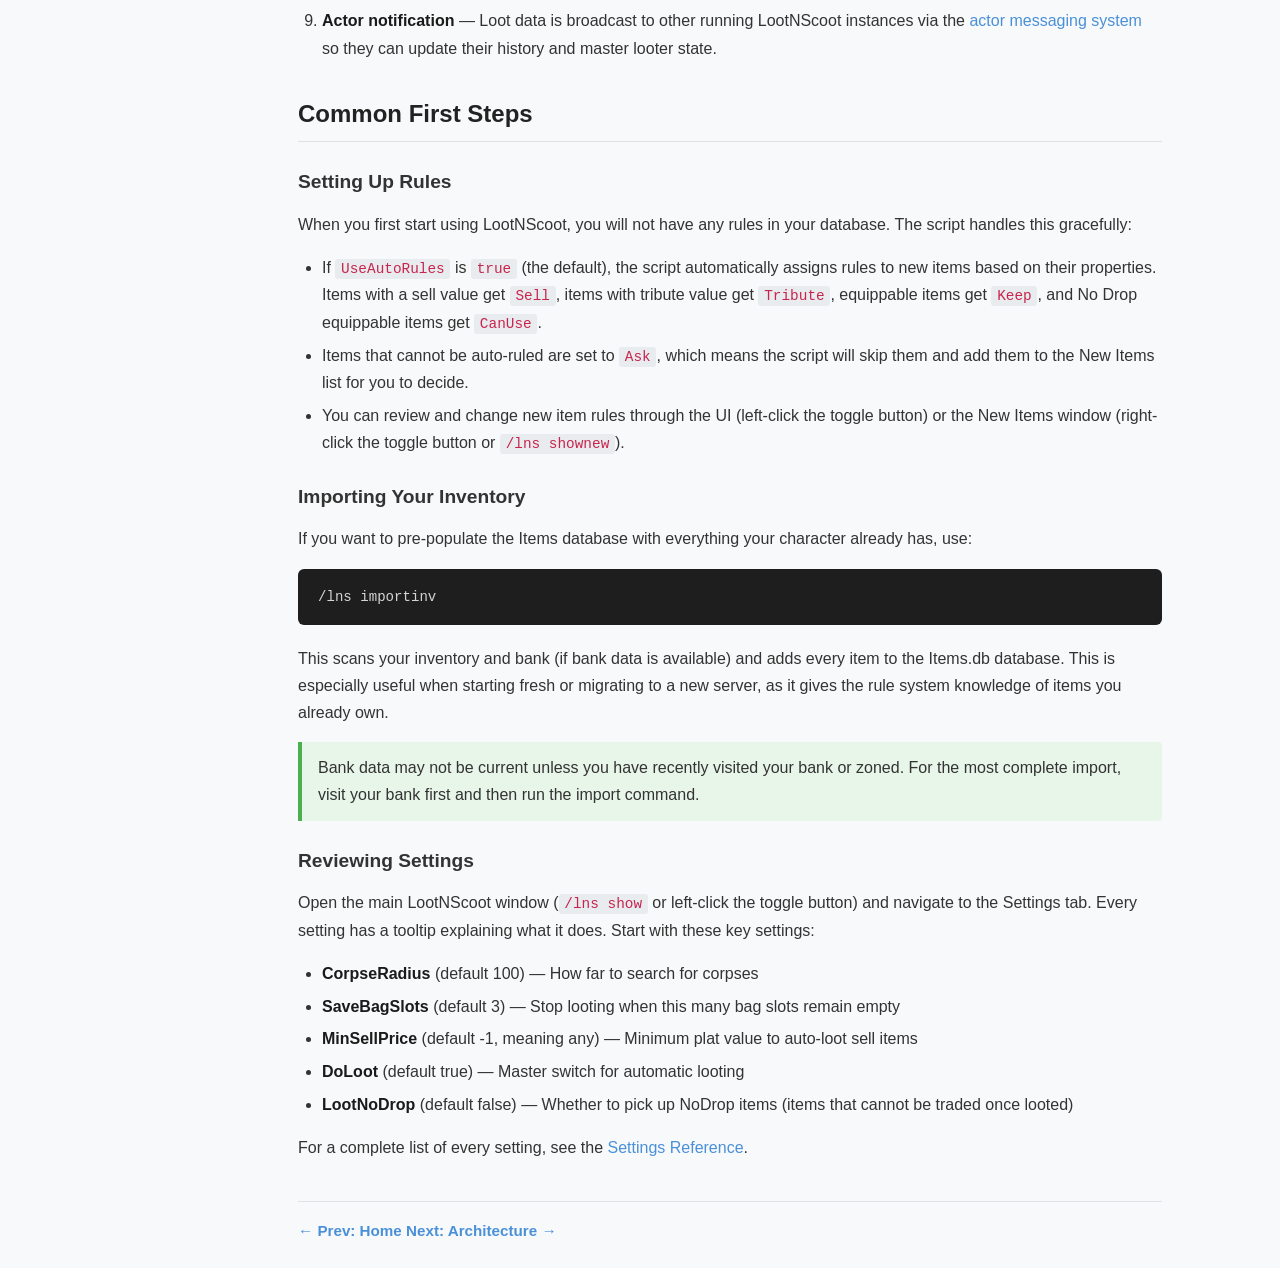
<file: Documentation/getting-started.html>
<!DOCTYPE html>
<html lang="en">
<head>
    <meta charset="UTF-8">
    <meta name="viewport" content="width=device-width, initial-scale=1.0">
    <title>Getting Started - LootNScoot Documentation</title>
    <link rel="stylesheet" href="style.css">
</head>
<body>
<nav class="sidebar">
    <h2><a href="index.html" style="color: inherit; text-decoration: none;">LootNScoot Docs</a></h2>
    <ul>
        <li><a href="index.html">Home</a></li>
        <li><a href="getting-started.html" class="active">Getting Started</a></li>
        <li><a href="architecture.html">Architecture</a></li>
        <li><a href="rule-system.html">Rule System</a></li>
        <li><a href="looting-engine.html">Looting Engine</a></li>
        <li><a href="database.html">Database Layer</a></li>
        <li><a href="settings.html">Settings Reference</a></li>
        <li><a href="commands.html">CLI Commands</a></li>
        <li><a href="ui.html">User Interface</a></li>
        <li><a href="multi-character.html">Multi-Character</a></li>
        <li><a href="extending.html">Modifying the Code</a></li>
    </ul>
</nav>
<main class="content">

    <h1>Getting Started</h1>

    <p>
        This page walks you through everything you need before running LootNScoot for the
        first time, explains what happens during startup, and describes your first
        looting experience step by step.
    </p>

    <!-- ============================================================ -->
    <h2>Prerequisites</h2>

    <p>
        LootNScoot needs a few things in place before it can run. If any of these are
        missing, the script will either refuse to start or will lack critical functionality.
    </p>

    <h3>MQ2Nav Plugin (Required)</h3>

    <p>
        <strong>MQ2Nav</strong> is a MacroQuest (MQ) plugin that provides navigation mesh
        pathfinding &mdash; it calculates walkable routes through the 3D game world, letting
        scripts move your character automatically. LootNScoot
        uses it to walk your character to corpses. The very first thing the script does on
        startup is check for MQ2Nav using a <strong>TLO</strong> (Top Level Object &mdash;
        MQ's read-only API for accessing game data):
    </p>

    <pre><code>if not mq.TLO.Plugin("MQ2Nav").IsLoaded() then
    print("WARNING!! MQ2Nav is NOT loaded...")
    mq.exit()
end</code></pre>

    <p>If MQ2Nav is not loaded, the script prints a warning and exits immediately.</p>

    <div class="warning">
        <strong>MQ2Nav is mandatory.</strong> Load it before starting LootNScoot by typing
        <code>/plugin Nav</code> in the MQ command line. On most setups, you can add this
        to your MQ auto-load configuration so it starts with every session.
    </div>

    <h3>lsqlite3 (Auto-installed)</h3>

    <p>
        LootNScoot stores all its data in SQLite databases. It uses the
        <code>lsqlite3</code> Lua binding to talk to SQLite. This library is fetched
        automatically by MQ's PackageMan system the first time you run the script:
    </p>

    <pre><code>local PackageMan = require('mq.PackageMan')
local sql = PackageMan.Require('lsqlite3')</code></pre>

    <p>
        <strong>PackageMan</strong> is MQ's built-in package manager. When you call
        <code>PackageMan.Require('lsqlite3')</code>, it checks if the package is already
        cached locally. If not, it downloads and installs it. This happens silently on the
        first run &mdash; you do not need to install anything manually.
    </p>

    <h3>Items.db (Optional but Recommended)</h3>

    <p>
        The <a href="database.html">Items database</a> contains metadata for every EverQuest item: name, sell value,
        tribute value, class restrictions, whether it is <strong>NoDrop</strong> (cannot be
        traded to other players), <strong>Lore</strong> (only one can be held at a time),
        tradeskill, and so on. LootNScoot will create an empty database if none exists and
        populate it as you encounter items, but starting with a pre-built database gives you
        immediate access to over 117,000 items.
    </p>

    <p>
        A default Items.db covering all standard EQEmu server items is available from:<br>
        <code>https://github.com/grimmier378/emu_itemdb/releases</code>
    </p>

    <p>
        Place the downloaded <code>Items.db</code> file at:<br>
        <code>[MQ Dir]/resources/LootNScoot/[ServerName]/Items.db</code>
    </p>

    <div class="tip">
        If your server has customized items, the database will automatically update with
        correct data as you loot or import those items. The pre-built database is just a
        head start.
    </div>

    <!-- ============================================================ -->
    <h2>Installation</h2>

    <p>
        Installation is simple &mdash; there is no build step, no compilation, and no
        package to install beyond placing files in the right directory.
    </p>

    <ol>
        <li>
            Locate your MacroQuest <code>lua</code> directory. This is typically
            <code>[MQ Install Dir]/lua/</code>.
        </li>
        <li>
            Place the entire <code>lootnscoot/</code> folder inside the <code>lua</code>
            directory so the entry point is at
            <code>[MQ Dir]/lua/lootnscoot/init.lua</code>.
        </li>
        <li>
            Ensure MQ2Nav is loaded (<code>/plugin Nav</code>).
        </li>
        <li>
            Run the script <strong>once on a single character</strong>:
            <code>/lua run lootnscoot</code> (no arguments).
        </li>
    </ol>

    <p>
        Running without arguments performs the initial setup &mdash; PackageMan downloads
        lsqlite3, the script creates its config and database directories, and then it
        exits cleanly. This one-time setup should be done on a <strong>single character
        only</strong> to avoid race conditions (multiple characters trying to create the
        same directories and databases simultaneously).
    </p>

    <div class="warning">
        <strong>First launch: one character only.</strong> Run <code>/lua run lootnscoot</code>
        on a single character and let it finish before starting the script on other characters.
        Once the initial setup completes, you can safely load all characters at once with
        <code>/lua run lootnscoot standalone</code>.
    </div>

    <div class="tip">
        After your first run, consider these common setup steps:
        (1) Run <code>/lns importinv</code> to seed the Items database with your existing gear.
        (2) Open the <a href="ui.html">UI</a> and review the <a href="settings.html">Settings</a> tab.
        (3) Kill a few enemies and check the New Items popup to verify auto-rules match your preferences.
    </div>

    <!-- ============================================================ -->
    <h2>First Run</h2>

    <p>
        When you type <code>/lua run lootnscoot</code> for the first time (no arguments),
        the script executes <code>init.lua</code> from top to bottom, performs all setup,
        and then exits. Here is exactly what happens inside the
        <code>LNS.init(args)</code> function, in order:
    </p>

    <ol>
        <li>
            <strong>Database module initialized</strong> &mdash;
            <code>db.SetLNS(LNS)</code> gives the database module a reference to the
            central state table so it can read and write shared data.
        </li>
        <li>
            <strong>Settings loaded or created</strong> &mdash;
            <code>LNS.loadSettings(true)</code> reads your character's settings file. If
            no file exists (first run), it creates one with all default values from
            <code>modules/settings.lua</code> and returns <code>true</code> (needs save).
        </li>
        <li>
            <strong>Prepared statements created</strong> &mdash;
            <code>db.PrepareStatements()</code> compiles all SQL queries into reusable
            prepared statements for performance.
        </li>
        <li>
            <strong>Map filter updated</strong> &mdash;
            <code>/squelch /mapfilter CastRadius</code> is set to the configured
            <code>CorpseRadius</code> value.
        </li>
        <li>
            <strong>Settings sorted</strong> &mdash;
            <code>LNS.SortSettings()</code> and <code>LNS.SortTables()</code> organize
            settings keys alphabetically for the UI.
        </li>
        <li>
            <strong>Actors registered</strong> &mdash;
            <code>actors.SetLNS(LNS)</code> and <code>actors.RegisterActors()</code>
            set up the inter-process messaging system.
        </li>
        <li>
            <strong>Bag space checked</strong> &mdash; <code>LNS.CheckBags()</code>
            counts your available inventory slots.
        </li>
        <li>
            <strong>Events bound</strong> &mdash; <code>LNS.setupEvents()</code>
            registers MQ event handlers for detecting sells, tributes, and other
            game events that LootNScoot should react to.
        </li>
        <li>
            <strong>CLI commands registered</strong> &mdash;
            <code>LNS.setupBinds()</code> creates the <code>/lns</code> and
            <code>/lootutils</code> slash commands so you can control the script from the
            MQ command line. See <a href="commands.html">CLI Commands</a> for the full list.
        </li>
        <li>
            <strong>Arguments parsed</strong> &mdash; <code>processArgs(args)</code>
            reads the command-line arguments (<code>standalone</code>,
            <code>directed scriptname</code>, etc.) to determine the operating mode.
            The mode is stored in <code>LNS.Mode</code>. A "Hello" message is broadcast
            to other running instances if running in standalone mode.
        </li>
        <li>
            <strong>Settings broadcast</strong> &mdash;
            <code>actors.SendMySettings()</code> sends this character's settings to all
            other running LootNScoot instances.
        </li>
        <li>
            <strong>ImGui initialized</strong> &mdash;
            <code>mq.imgui.init('LootnScoot', ui.RenderUIs)</code> registers the UI
            render function. From this point forward, MQ calls
            <code>ui.RenderUIs()</code> every frame to draw the LootNScoot windows.
        </li>
        <li>
            <strong>Settings saved if needed</strong> &mdash; If settings were newly
            created, they are written to disk via <code>mq.pickle()</code>.
        </li>
        <li>
            <strong>Main loop entered</strong> &mdash; <code>LNS.MainLoop()</code>
            begins and runs until termination. See
            <a href="architecture.html">Architecture</a> for details on the loop.
        </li>
    </ol>

    <!-- ============================================================ -->
    <h2>File Locations</h2>

    <p>
        LootNScoot organizes its files by server name and character name so you can play
        on multiple servers or with multiple characters without data conflicts.
    </p>

    <div class="diagram">
[MQ Directory]
  |
  +-- lua/
  |     +-- lootnscoot/           &lt;-- Script source code
  |           +-- init.lua
  |           +-- modules/
  |           |     +-- actor.lua
  |           |     +-- db.lua
  |           |     +-- loot_hist.lua
  |           |     +-- performance.lua
  |           |     +-- settings.lua
  |           |     +-- ui.lua
  |           +-- lib/
  |                 +-- Logger.lua
  |                 +-- scrolling_plot_buffer.lua
  |                 +-- themes.lua
  |
  +-- config/
  |     +-- LootNScoot/
  |           +-- [ServerName]/
  |                 +-- [CharName].lua       &lt;-- Per-character settings
  |                 +-- DB_Updated.lua       &lt;-- DB update tracking
  |
  +-- resources/
        +-- LootNScoot/
              +-- [ServerName]/
                    +-- Items.db             &lt;-- Item metadata database
                    +-- AdvLootRules.db      &lt;-- Global + Personal loot rules
                    +-- LootHistory.db       &lt;-- Historical loot records
    </div>

    <p>
        The <code>[ServerName]</code> is the EQ server name with spaces replaced by
        underscores (e.g., <code>Project_Lazarus</code>). The <code>[CharName]</code> is
        your character's display name exactly as it appears in game.
    </p>

    <div class="note">
        The settings file uses the <code>.lua</code> extension because it is serialized
        with <code>mq.pickle()</code> &mdash; an MQ function that converts Lua tables
        to/from files. The output is valid Lua source code, which means the file
        is both human-readable (you can open it in a text editor) and directly loadable
        by Lua's <code>dofile()</code>.
    </div>

    <!-- ============================================================ -->
    <h2>Your First Loot</h2>

    <p>
        Here is a narrative walkthrough of what happens the first time a corpse appears near
        your character while LootNScoot is running in standalone mode.
    </p>

    <ol>
        <li>
            <strong>Corpse detection</strong> &mdash; The main loop calls
            <code>LNS.lootMobs()</code>, which uses
            <code>mq.TLO.SpawnCount('npccorpse radius 100 zradius 50')</code> to find
            NPC corpses within your configured <code>CorpseRadius</code> (default 100
            units) and <code>CorpseZRadius</code> (default 50 units, the vertical range).
        </li>
        <li>
            <strong>Safety checks</strong> &mdash; Before looting, the script checks:
            Are you invisible? Are hostile mobs too close (within
            <code>MobsTooClose</code> range, default 40)? Is your own corpse nearby?
            Are you in a safe zone? Is looting paused? If any check fails, looting is
            skipped this cycle.
        </li>
        <li>
            <strong>Navigation</strong> &mdash; The script calls
            <code>LNS.navToID(corpseID)</code> which uses MQ2Nav to pathfind your
            character to the corpse. Navigation has a configurable timeout
            (<code>NavTimeout</code>, default 5 seconds).
        </li>
        <li>
            <strong>Loot window opened</strong> &mdash; Once at the corpse, the script
            right-clicks it to open the EQ loot window. It waits up to a few seconds for
            the window to appear.
        </li>
        <li>
            <strong>Item evaluation</strong> &mdash; For each item on the corpse, the
            script calls <code>LNS.getRule(item, 'loot')</code>. This function looks up
            existing rules, applies your <a href="settings.html">settings</a>, and returns
            a decision. See the
            <a href="rule-system.html">Rule System</a> page for the full decision tree.
        </li>
        <li>
            <strong>Item pickup</strong> &mdash; Based on the decision, the script either
            loots the item (Keep, Sell, Bank, Tribute, Quest) or skips it (Ask, Ignore,
            CanUse, Destroy). Items picked up are recorded in the loot history.
        </li>
        <li>
            <strong>New item handling</strong> &mdash; If the script encounters an item it
            has never seen before, it creates a new rule using auto-rule logic (if
            <code>UseAutoRules</code> is enabled) and adds the item to the "New Items"
            list. A gold coin icon appears on the toggle button to alert you.
        </li>
        <li>
            <strong>Loot window closed</strong> &mdash; After processing all items, the
            script clicks the Done button to close the loot window and moves on to the
            next corpse (up to <code>MaxCorpsesPerCycle</code>, default 5).
        </li>
        <li>
            <strong>Actor notification</strong> &mdash; Loot data is broadcast to other
            running LootNScoot instances via the
            <a href="multi-character.html">actor messaging system</a> so they can update
            their history and master looter state.
        </li>
    </ol>

    <!-- ============================================================ -->
    <h2>Common First Steps</h2>

    <h3>Setting Up Rules</h3>

    <p>
        When you first start using LootNScoot, you will not have any rules in your
        database. The script handles this gracefully:
    </p>

    <ul>
        <li>
            If <code>UseAutoRules</code> is <code>true</code> (the default), the script
            automatically assigns rules to new items based on their properties. Items with
            a sell value get <code>Sell</code>, items with tribute value get
            <code>Tribute</code>, equippable items get <code>Keep</code>, and No Drop
            equippable items get <code>CanUse</code>.
        </li>
        <li>
            Items that cannot be auto-ruled are set to <code>Ask</code>, which means the
            script will skip them and add them to the New Items list for you to decide.
        </li>
        <li>
            You can review and change new item rules through the UI (left-click the toggle
            button) or the New Items window (right-click the toggle button or
            <code>/lns shownew</code>).
        </li>
    </ul>

    <h3>Importing Your Inventory</h3>

    <p>
        If you want to pre-populate the Items database with everything your character
        already has, use:
    </p>

    <pre><code>/lns importinv</code></pre>

    <p>
        This scans your inventory and bank (if bank data is available) and adds every item
        to the Items.db database. This is especially useful when starting fresh or migrating
        to a new server, as it gives the rule system knowledge of items you already own.
    </p>

    <div class="tip">
        Bank data may not be current unless you have recently visited your bank or zoned.
        For the most complete import, visit your bank first and then run the import command.
    </div>

    <h3>Reviewing Settings</h3>

    <p>
        Open the main LootNScoot window (<code>/lns show</code> or left-click the toggle
        button) and navigate to the Settings tab. Every setting has a tooltip explaining
        what it does. Start with these key settings:
    </p>

    <ul>
        <li><strong>CorpseRadius</strong> (default 100) &mdash; How far to search for corpses</li>
        <li><strong>SaveBagSlots</strong> (default 3) &mdash; Stop looting when this many bag slots remain empty</li>
        <li><strong>MinSellPrice</strong> (default -1, meaning any) &mdash; Minimum plat value to auto-loot sell items</li>
        <li><strong>DoLoot</strong> (default true) &mdash; Master switch for automatic looting</li>
        <li><strong>LootNoDrop</strong> (default false) &mdash; Whether to pick up NoDrop items (items that cannot be traded once looted)</li>
    </ul>

    <p>
        For a complete list of every setting, see the
        <a href="settings.html">Settings Reference</a>.
    </p>

    <div class="page-nav">
        <a href="index.html">&larr; Prev: Home</a>
        <a href="architecture.html">Next: Architecture &rarr;</a>
    </div>
</main>
</body>
</html>
</file>
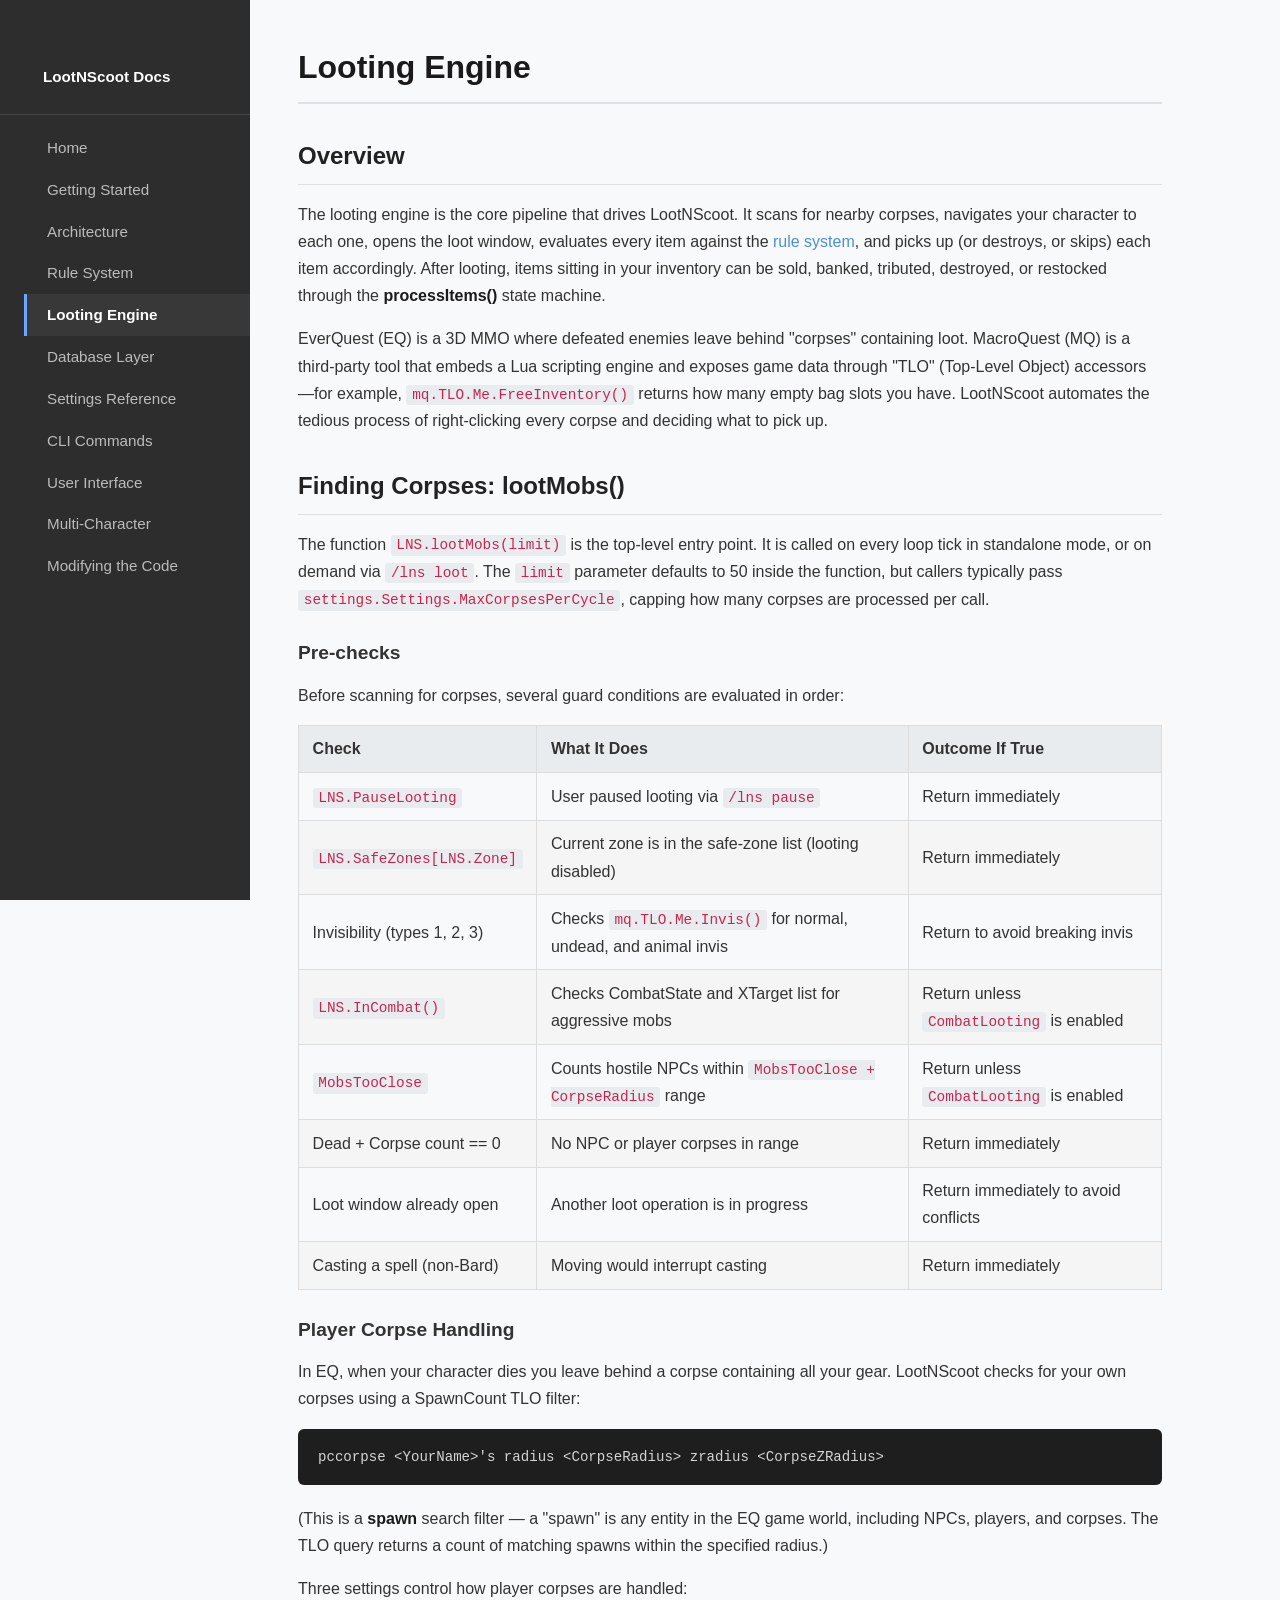
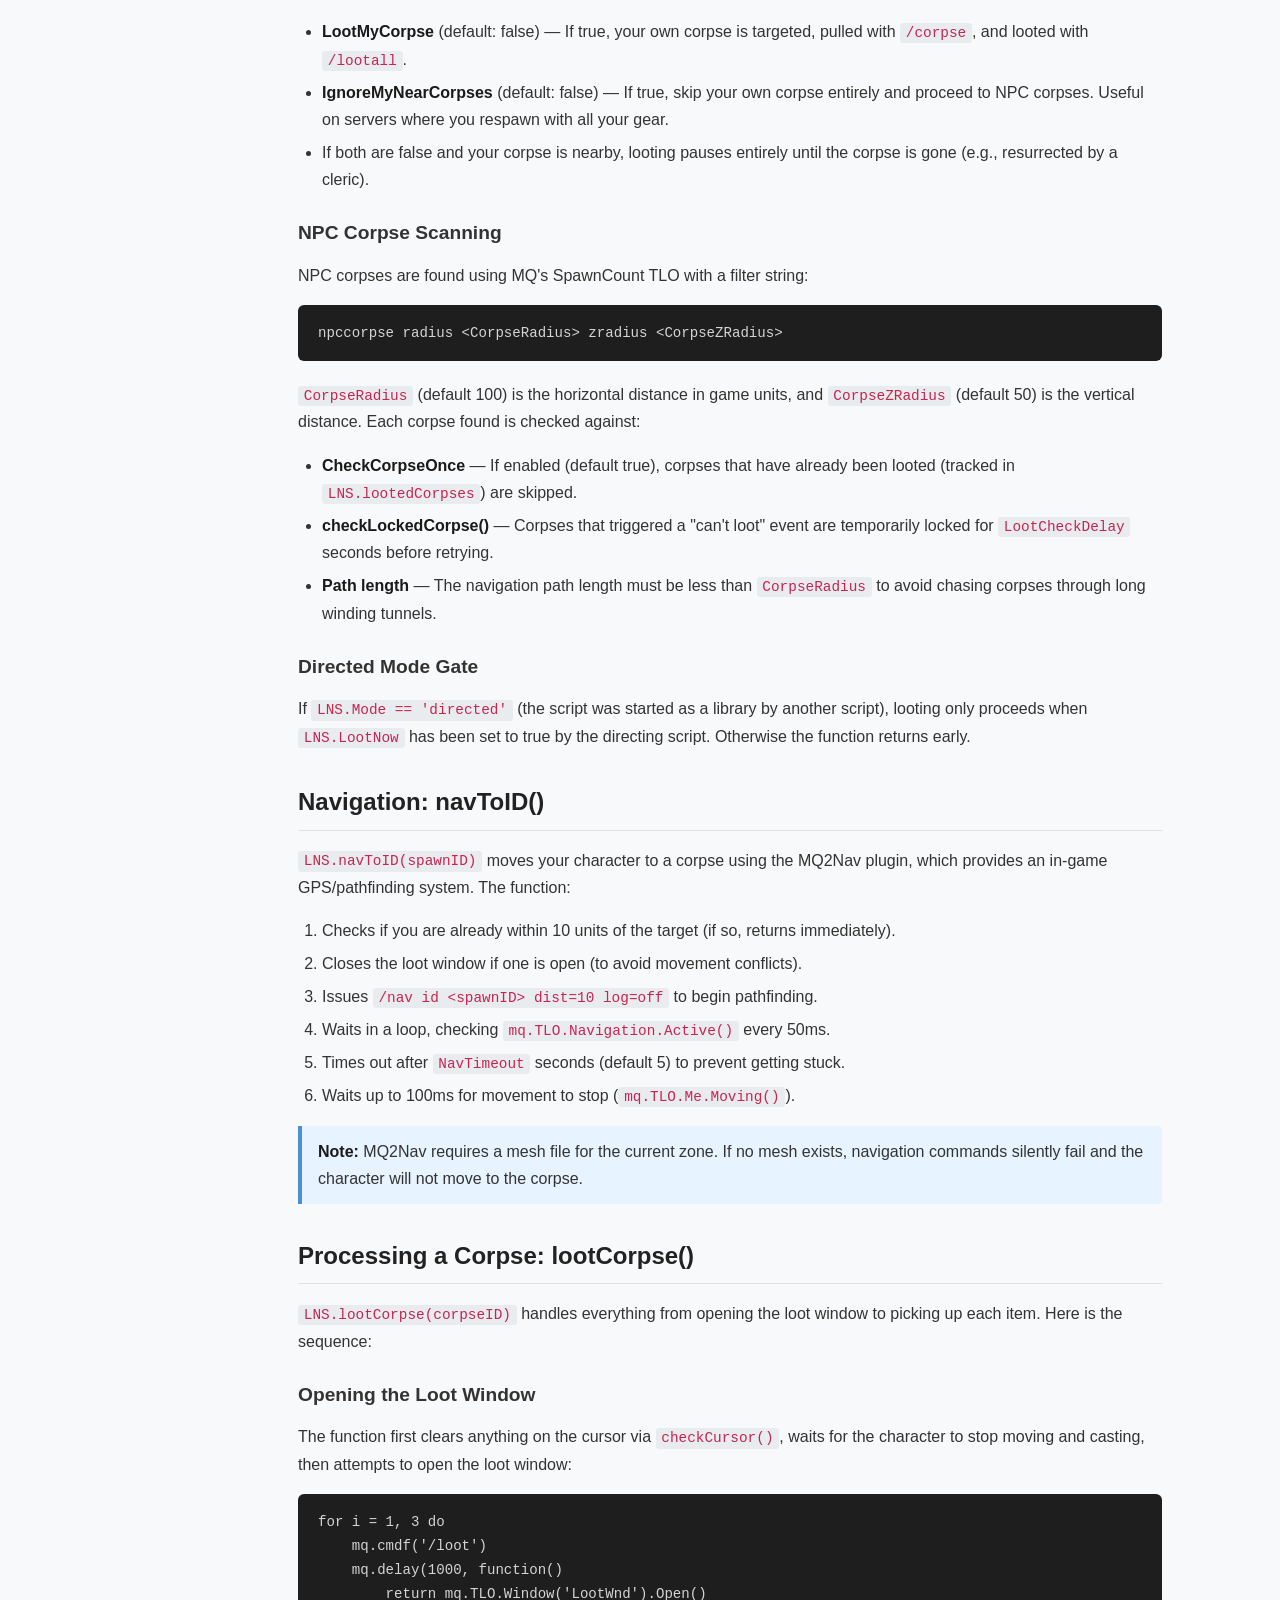
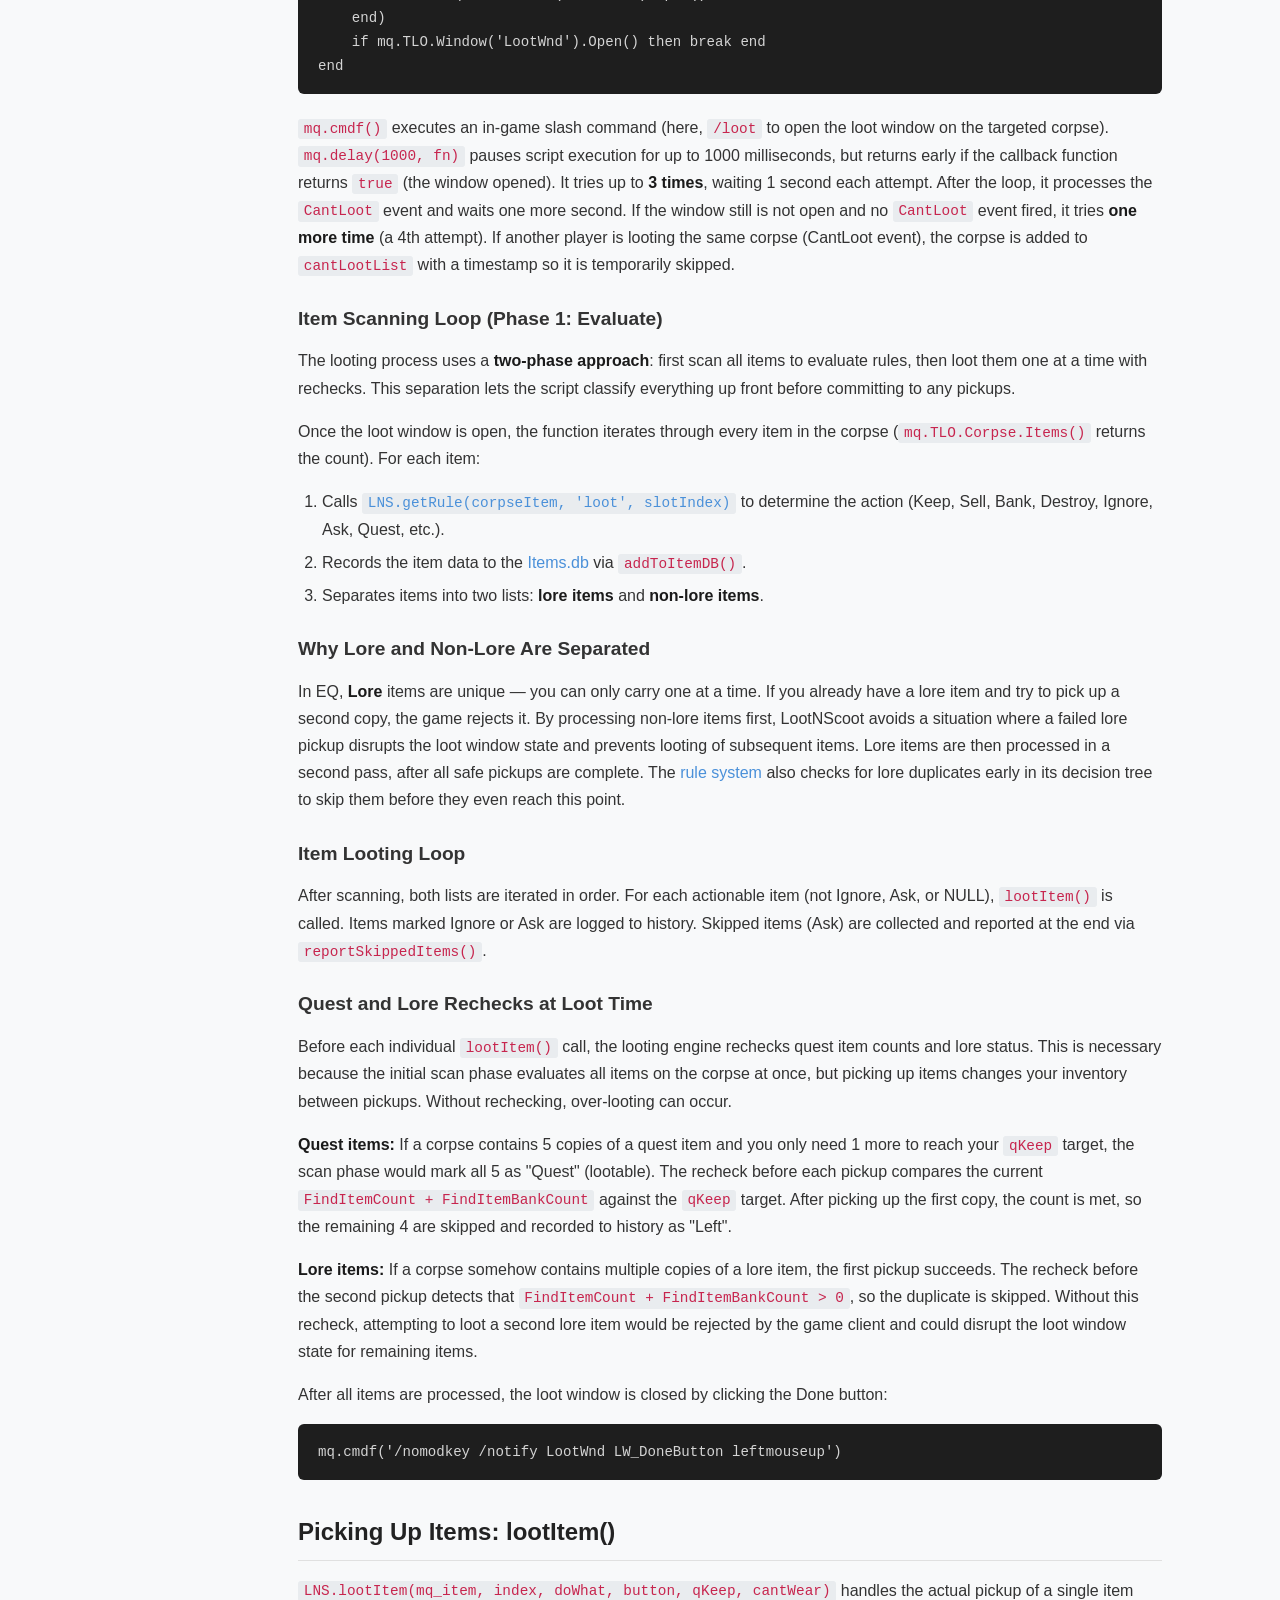
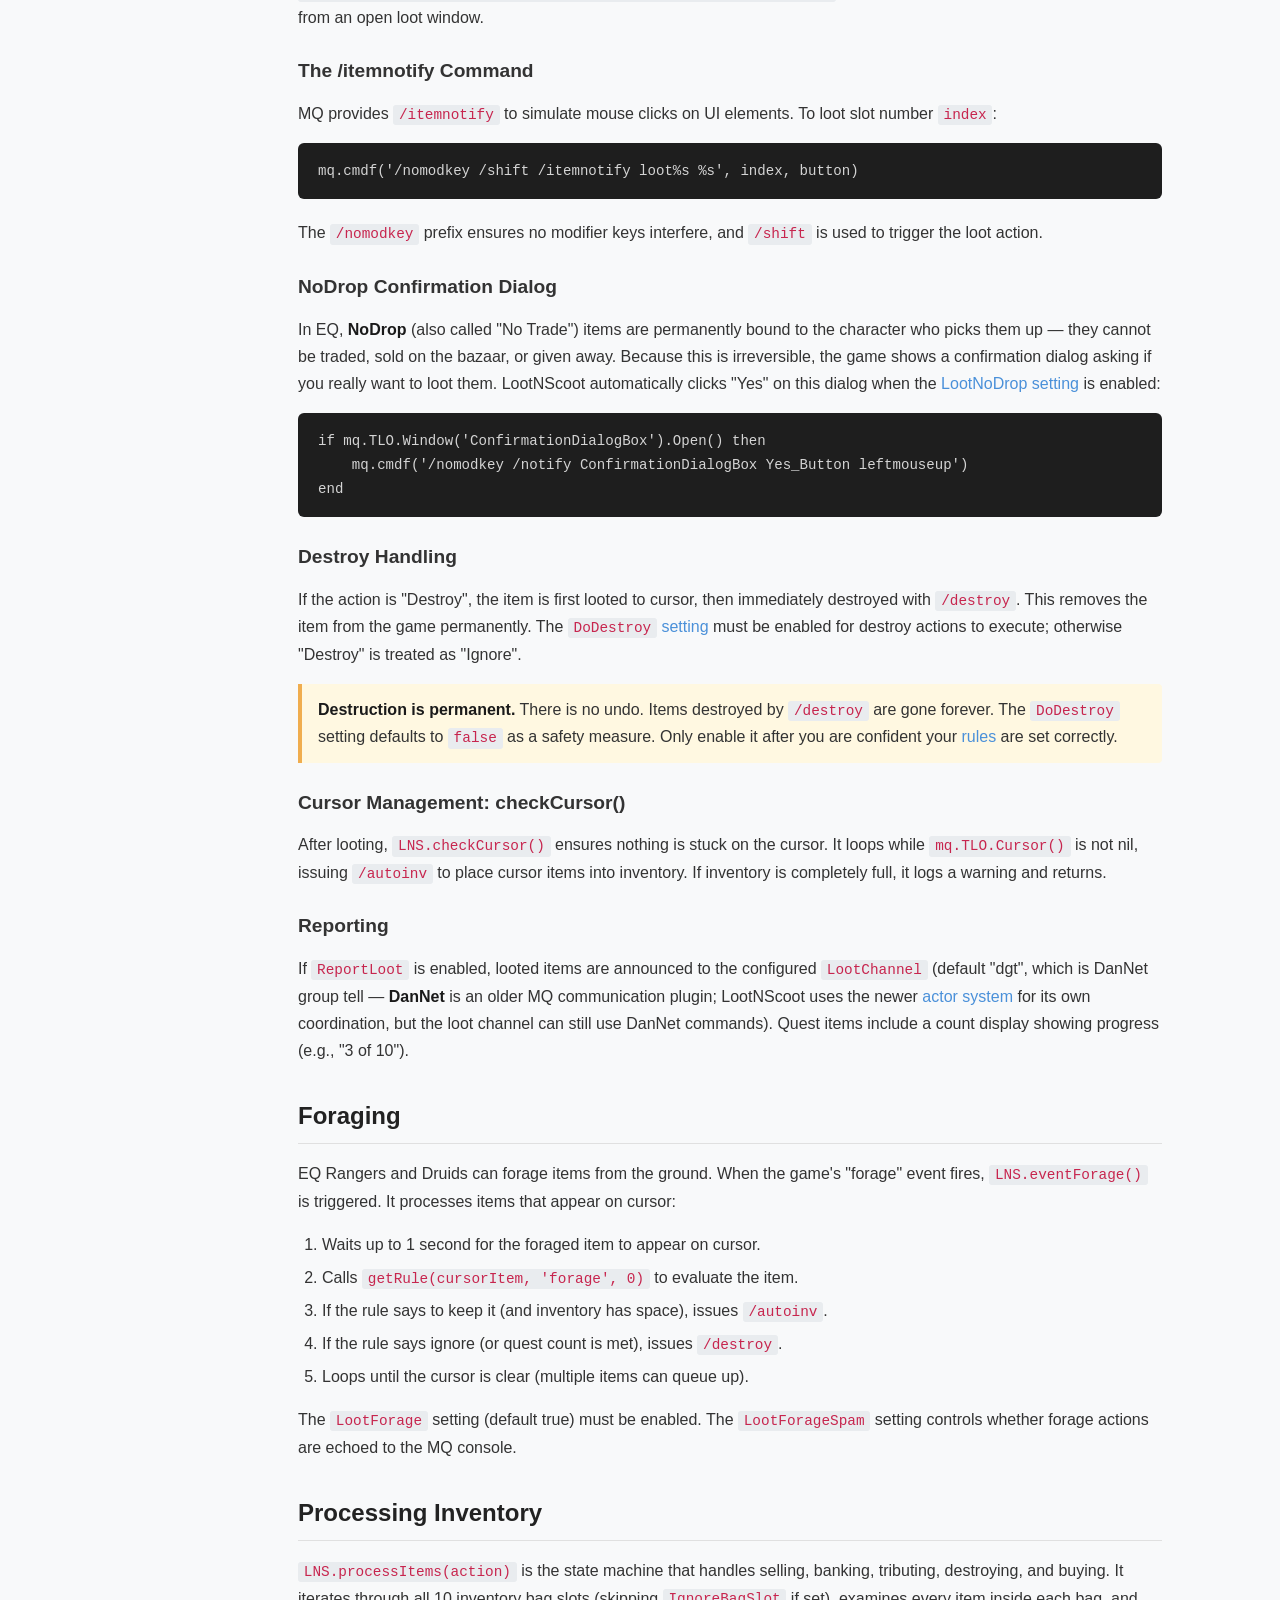
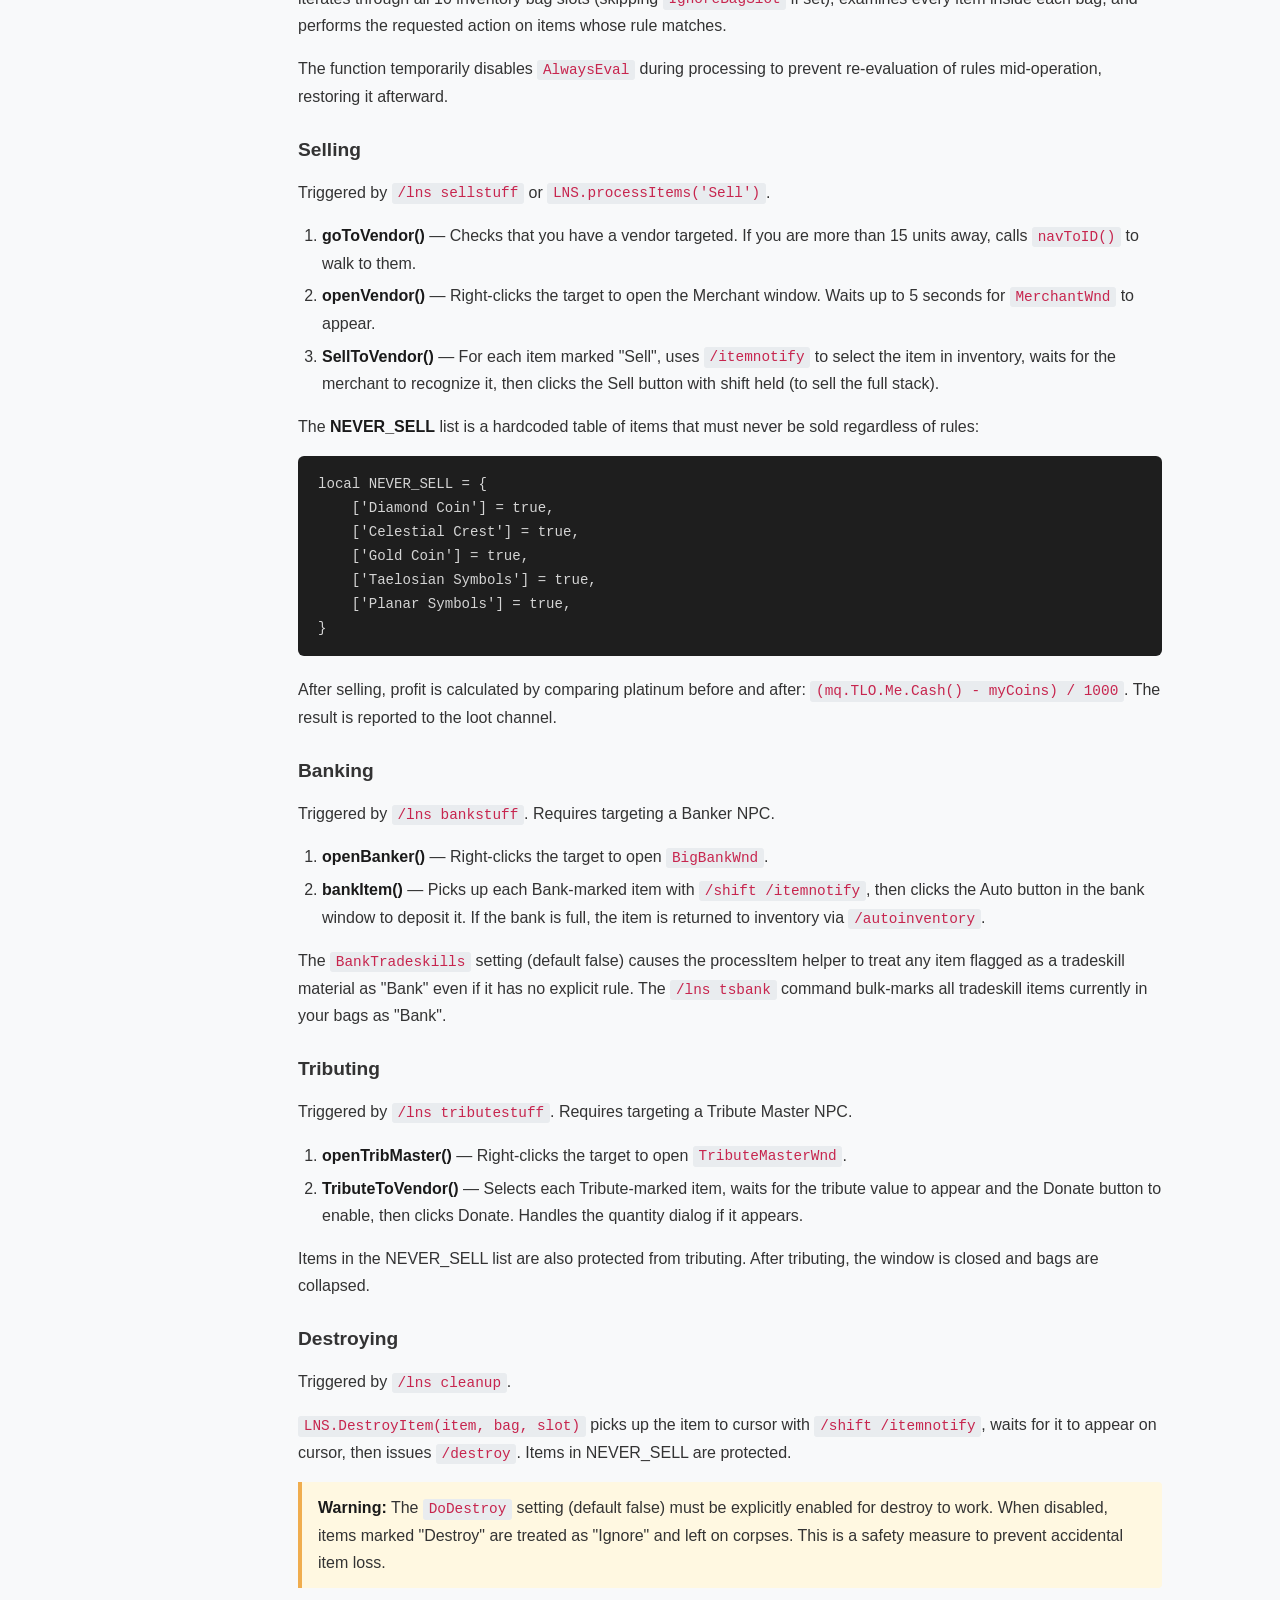
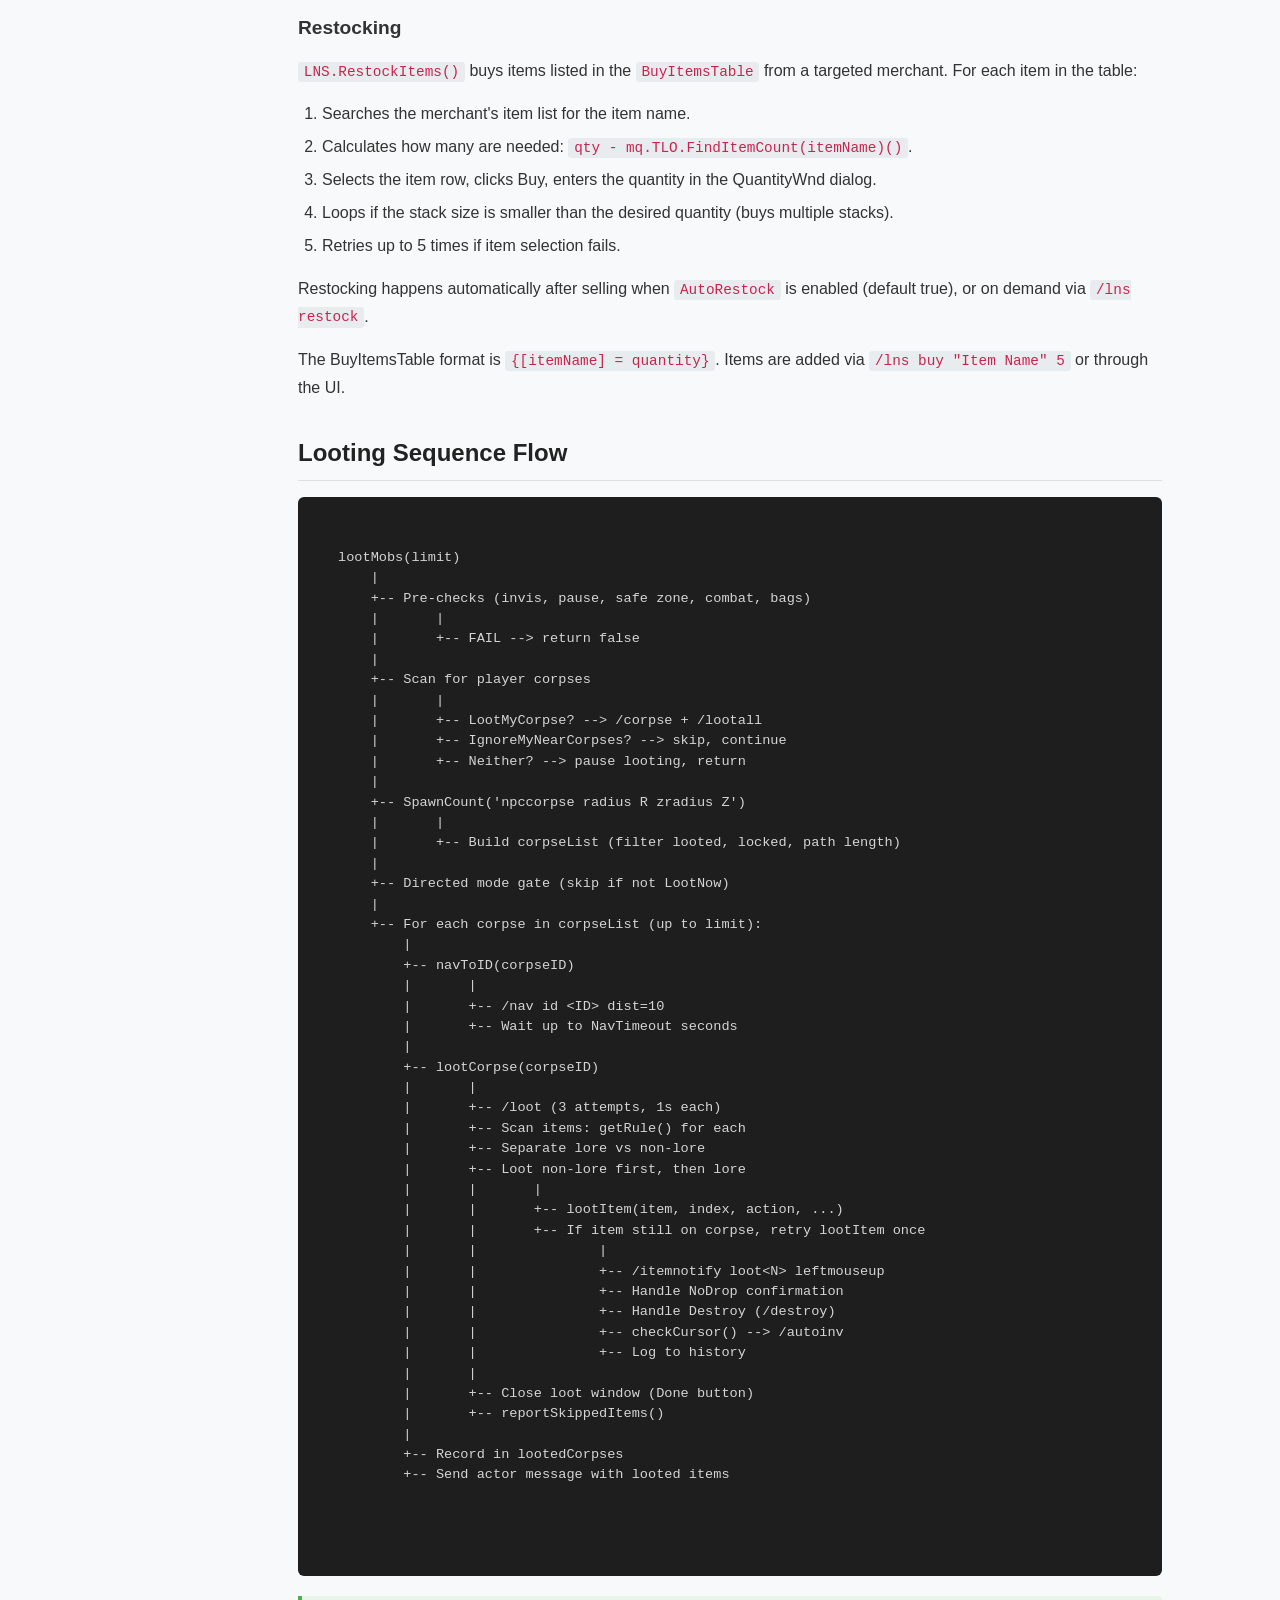
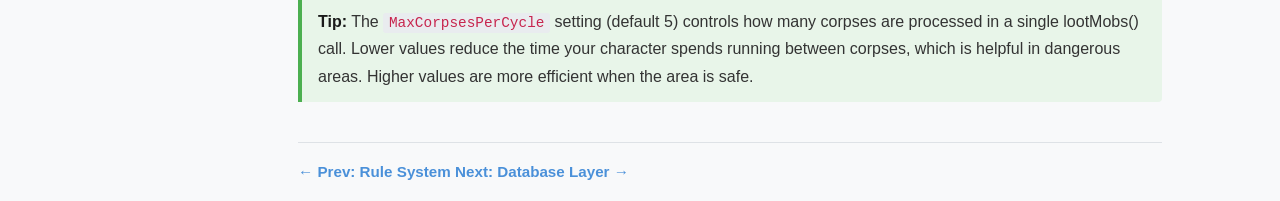
<file: Documentation/looting-engine.html>
<!DOCTYPE html>
<html lang="en">
<head>
    <meta charset="UTF-8">
    <meta name="viewport" content="width=device-width, initial-scale=1.0">
    <title>Looting Engine - LootNScoot Documentation</title>
    <link rel="stylesheet" href="style.css">
</head>
<body>
<nav class="sidebar">
    <h2><a href="index.html" style="color: inherit; text-decoration: none;">LootNScoot Docs</a></h2>
    <ul>
        <li><a href="index.html">Home</a></li>
        <li><a href="getting-started.html">Getting Started</a></li>
        <li><a href="architecture.html">Architecture</a></li>
        <li><a href="rule-system.html">Rule System</a></li>
        <li><a href="looting-engine.html" class="active">Looting Engine</a></li>
        <li><a href="database.html">Database Layer</a></li>
        <li><a href="settings.html">Settings Reference</a></li>
        <li><a href="commands.html">CLI Commands</a></li>
        <li><a href="ui.html">User Interface</a></li>
        <li><a href="multi-character.html">Multi-Character</a></li>
        <li><a href="extending.html">Modifying the Code</a></li>
    </ul>
</nav>
<main class="content">
    <h1>Looting Engine</h1>

    <h2>Overview</h2>
    <p>
        The looting engine is the core pipeline that drives LootNScoot. It scans for nearby corpses,
        navigates your character to each one, opens the loot window, evaluates every item against
        the <a href="rule-system.html">rule system</a>, and picks up (or destroys, or skips) each
        item accordingly. After looting, items sitting in your inventory can be sold, banked, tributed,
        destroyed, or restocked through the <strong>processItems()</strong> state machine.
    </p>
    <p>
        EverQuest (EQ) is a 3D MMO where defeated enemies leave behind "corpses" containing loot.
        MacroQuest (MQ) is a third-party tool that embeds a Lua scripting engine and exposes game data
        through "TLO" (Top-Level Object) accessors&mdash;for example, <code>mq.TLO.Me.FreeInventory()</code>
        returns how many empty bag slots you have. LootNScoot automates the tedious process of
        right-clicking every corpse and deciding what to pick up.
    </p>

    <h2>Finding Corpses: lootMobs()</h2>
    <p>
        The function <code>LNS.lootMobs(limit)</code> is the top-level entry point. It is called
        on every loop tick in standalone mode, or on demand via <code>/lns loot</code>. The
        <code>limit</code> parameter defaults to 50 inside the function, but callers typically
        pass <code>settings.Settings.MaxCorpsesPerCycle</code>, capping how many corpses are
        processed per call.
    </p>

    <h3>Pre-checks</h3>
    <p>Before scanning for corpses, several guard conditions are evaluated in order:</p>
    <table>
        <thead>
            <tr><th>Check</th><th>What It Does</th><th>Outcome If True</th></tr>
        </thead>
        <tbody>
            <tr>
                <td><code>LNS.PauseLooting</code></td>
                <td>User paused looting via <code>/lns pause</code></td>
                <td>Return immediately</td>
            </tr>
            <tr>
                <td><code>LNS.SafeZones[LNS.Zone]</code></td>
                <td>Current zone is in the safe-zone list (looting disabled)</td>
                <td>Return immediately</td>
            </tr>
            <tr>
                <td>Invisibility (types 1, 2, 3)</td>
                <td>Checks <code>mq.TLO.Me.Invis()</code> for normal, undead, and animal invis</td>
                <td>Return to avoid breaking invis</td>
            </tr>
            <tr>
                <td><code>LNS.InCombat()</code></td>
                <td>Checks CombatState and XTarget list for aggressive mobs</td>
                <td>Return unless <code>CombatLooting</code> is enabled</td>
            </tr>
            <tr>
                <td><code>MobsTooClose</code></td>
                <td>Counts hostile NPCs within <code>MobsTooClose + CorpseRadius</code> range</td>
                <td>Return unless <code>CombatLooting</code> is enabled</td>
            </tr>
            <tr>
                <td>Dead + Corpse count == 0</td>
                <td>No NPC or player corpses in range</td>
                <td>Return immediately</td>
            </tr>
            <tr>
                <td>Loot window already open</td>
                <td>Another loot operation is in progress</td>
                <td>Return immediately to avoid conflicts</td>
            </tr>
            <tr>
                <td>Casting a spell (non-Bard)</td>
                <td>Moving would interrupt casting</td>
                <td>Return immediately</td>
            </tr>
        </tbody>
    </table>

    <h3>Player Corpse Handling</h3>
    <p>
        In EQ, when your character dies you leave behind a corpse containing all your gear. LootNScoot
        checks for your own corpses using a SpawnCount TLO filter:
    </p>
    <pre><code>pccorpse &lt;YourName&gt;'s radius &lt;CorpseRadius&gt; zradius &lt;CorpseZRadius&gt;</code></pre>
    <p>
        (This is a <strong>spawn</strong> search filter &mdash; a "spawn" is any entity in
        the EQ game world, including NPCs, players, and corpses. The TLO query returns a
        count of matching spawns within the specified radius.)
    </p>
    <p>Three settings control how player corpses are handled:</p>
    <ul>
        <li><strong>LootMyCorpse</strong> (default: false) &mdash; If true, your own corpse is targeted, pulled with <code>/corpse</code>, and looted with <code>/lootall</code>.</li>
        <li><strong>IgnoreMyNearCorpses</strong> (default: false) &mdash; If true, skip your own corpse entirely and proceed to NPC corpses. Useful on servers where you respawn with all your gear.</li>
        <li>If both are false and your corpse is nearby, looting pauses entirely until the corpse is gone (e.g., resurrected by a cleric).</li>
    </ul>

    <h3>NPC Corpse Scanning</h3>
    <p>
        NPC corpses are found using MQ's SpawnCount TLO with a filter string:
    </p>
    <pre><code>npccorpse radius &lt;CorpseRadius&gt; zradius &lt;CorpseZRadius&gt;</code></pre>
    <p>
        <code>CorpseRadius</code> (default 100) is the horizontal distance in game units, and
        <code>CorpseZRadius</code> (default 50) is the vertical distance. Each corpse found
        is checked against:
    </p>
    <ul>
        <li><strong>CheckCorpseOnce</strong> &mdash; If enabled (default true), corpses that have already been looted (tracked in <code>LNS.lootedCorpses</code>) are skipped.</li>
        <li><strong>checkLockedCorpse()</strong> &mdash; Corpses that triggered a "can't loot" event are temporarily locked for <code>LootCheckDelay</code> seconds before retrying.</li>
        <li><strong>Path length</strong> &mdash; The navigation path length must be less than <code>CorpseRadius</code> to avoid chasing corpses through long winding tunnels.</li>
    </ul>

    <h3>Directed Mode Gate</h3>
    <p>
        If <code>LNS.Mode == 'directed'</code> (the script was started as a library by another script),
        looting only proceeds when <code>LNS.LootNow</code> has been set to true by the directing script.
        Otherwise the function returns early.
    </p>

    <h2>Navigation: navToID()</h2>
    <p>
        <code>LNS.navToID(spawnID)</code> moves your character to a corpse using the MQ2Nav plugin,
        which provides an in-game GPS/pathfinding system. The function:
    </p>
    <ol>
        <li>Checks if you are already within 10 units of the target (if so, returns immediately).</li>
        <li>Closes the loot window if one is open (to avoid movement conflicts).</li>
        <li>Issues <code>/nav id &lt;spawnID&gt; dist=10 log=off</code> to begin pathfinding.</li>
        <li>Waits in a loop, checking <code>mq.TLO.Navigation.Active()</code> every 50ms.</li>
        <li>Times out after <code>NavTimeout</code> seconds (default 5) to prevent getting stuck.</li>
        <li>Waits up to 100ms for movement to stop (<code>mq.TLO.Me.Moving()</code>).</li>
    </ol>
    <div class="note">
        <strong>Note:</strong> MQ2Nav requires a mesh file for the current zone. If no mesh exists,
        navigation commands silently fail and the character will not move to the corpse.
    </div>

    <h2>Processing a Corpse: lootCorpse()</h2>
    <p>
        <code>LNS.lootCorpse(corpseID)</code> handles everything from opening the loot window to
        picking up each item. Here is the sequence:
    </p>

    <h3>Opening the Loot Window</h3>
    <p>
        The function first clears anything on the cursor via <code>checkCursor()</code>, waits for
        the character to stop moving and casting, then attempts to open the loot window:
    </p>
    <pre><code>for i = 1, 3 do
    mq.cmdf('/loot')
    mq.delay(1000, function()
        return mq.TLO.Window('LootWnd').Open()
    end)
    if mq.TLO.Window('LootWnd').Open() then break end
end</code></pre>
    <p>
        <code>mq.cmdf()</code> executes an in-game slash command (here, <code>/loot</code>
        to open the loot window on the targeted corpse). <code>mq.delay(1000, fn)</code>
        pauses script execution for up to 1000 milliseconds, but returns early if the
        callback function returns <code>true</code> (the window opened).
        It tries up to <strong>3 times</strong>, waiting 1 second each attempt. After the loop,
        it processes the <code>CantLoot</code> event and waits one more second. If the window
        still is not open and no <code>CantLoot</code> event fired, it tries <strong>one more
        time</strong> (a 4th attempt). If another player is looting the same corpse (CantLoot
        event), the corpse is added to <code>cantLootList</code> with a timestamp so it is
        temporarily skipped.
    </p>

    <h3>Item Scanning Loop (Phase 1: Evaluate)</h3>
    <p>
        The looting process uses a <strong>two-phase approach</strong>: first scan all items
        to evaluate rules, then loot them one at a time with rechecks. This separation lets
        the script classify everything up front before committing to any pickups.
    </p>
    <p>
        Once the loot window is open, the function iterates through every item in the corpse
        (<code>mq.TLO.Corpse.Items()</code> returns the count). For each item:
    </p>
    <ol>
        <li>Calls <code><a href="rule-system.html">LNS.getRule(corpseItem, 'loot', slotIndex)</a></code> to determine the action (Keep, Sell, Bank, Destroy, Ignore, Ask, Quest, etc.).</li>
        <li>Records the item data to the <a href="database.html">Items.db</a> via <code>addToItemDB()</code>.</li>
        <li>Separates items into two lists: <strong>lore items</strong> and <strong>non-lore items</strong>.</li>
    </ol>

    <h3>Why Lore and Non-Lore Are Separated</h3>
    <p>
        In EQ, <strong>Lore</strong> items are unique &mdash; you can only carry one at a
        time. If you already have a lore item and try to pick up a second copy, the game
        rejects it. By processing non-lore items first, LootNScoot avoids a situation where
        a failed lore pickup disrupts the loot window state and prevents looting of
        subsequent items. Lore items are then processed in a second pass, after all safe
        pickups are complete. The <a href="rule-system.html">rule system</a> also checks
        for lore duplicates early in its decision tree to skip them before they even reach
        this point.
    </p>

    <h3>Item Looting Loop</h3>
    <p>
        After scanning, both lists are iterated in order. For each actionable item
        (not Ignore, Ask, or NULL), <code>lootItem()</code> is called. Items marked Ignore or Ask
        are logged to history. Skipped items (Ask) are collected and reported at the end via
        <code>reportSkippedItems()</code>.
    </p>

    <h3>Quest and Lore Rechecks at Loot Time</h3>
    <p>
        Before each individual <code>lootItem()</code> call, the looting engine rechecks
        quest item counts and lore status. This is necessary because the initial scan phase
        evaluates all items on the corpse at once, but picking up items changes your inventory
        between pickups. Without rechecking, over-looting can occur.
    </p>
    <p>
        <strong>Quest items:</strong> If a corpse contains 5 copies of a quest item and you
        only need 1 more to reach your <code>qKeep</code> target, the scan phase would mark
        all 5 as "Quest" (lootable). The recheck before each pickup compares the current
        <code>FindItemCount + FindItemBankCount</code> against the <code>qKeep</code> target.
        After picking up the first copy, the count is met, so the remaining 4 are skipped
        and recorded to history as "Left".
    </p>
    <p>
        <strong>Lore items:</strong> If a corpse somehow contains multiple copies of a lore
        item, the first pickup succeeds. The recheck before the second pickup detects that
        <code>FindItemCount + FindItemBankCount &gt; 0</code>, so the duplicate is skipped.
        Without this recheck, attempting to loot a second lore item would be rejected by the
        game client and could disrupt the loot window state for remaining items.
    </p>
    <p>
        After all items are processed, the loot window is closed by clicking the Done button:
    </p>
    <pre><code>mq.cmdf('/nomodkey /notify LootWnd LW_DoneButton leftmouseup')</code></pre>

    <h2>Picking Up Items: lootItem()</h2>
    <p>
        <code>LNS.lootItem(mq_item, index, doWhat, button, qKeep, cantWear)</code> handles the
        actual pickup of a single item from an open loot window.
    </p>

    <h3>The /itemnotify Command</h3>
    <p>
        MQ provides <code>/itemnotify</code> to simulate mouse clicks on UI elements. To loot
        slot number <code>index</code>:
    </p>
    <pre><code>mq.cmdf('/nomodkey /shift /itemnotify loot%s %s', index, button)</code></pre>
    <p>
        The <code>/nomodkey</code> prefix ensures no modifier keys interfere, and <code>/shift</code>
        is used to trigger the loot action.
    </p>

    <h3>NoDrop Confirmation Dialog</h3>
    <p>
        In EQ, <strong>NoDrop</strong> (also called "No Trade") items are permanently bound
        to the character who picks them up &mdash; they cannot be traded, sold on the
        bazaar, or given away. Because this is irreversible, the game shows a confirmation
        dialog asking if you really want to loot them. LootNScoot
        automatically clicks "Yes" on this dialog when the
        <a href="settings.html">LootNoDrop setting</a> is enabled:
    </p>
    <pre><code>if mq.TLO.Window('ConfirmationDialogBox').Open() then
    mq.cmdf('/nomodkey /notify ConfirmationDialogBox Yes_Button leftmouseup')
end</code></pre>

    <h3>Destroy Handling</h3>
    <p>
        If the action is "Destroy", the item is first looted to cursor, then immediately destroyed
        with <code>/destroy</code>. This removes the item from the game permanently. The
        <code>DoDestroy</code> <a href="settings.html">setting</a> must be enabled for destroy
        actions to execute; otherwise "Destroy" is treated as "Ignore".
    </p>
    <div class="warning">
        <strong>Destruction is permanent.</strong> There is no undo. Items destroyed by
        <code>/destroy</code> are gone forever. The <code>DoDestroy</code> setting defaults
        to <code>false</code> as a safety measure. Only enable it after you are confident
        your <a href="rule-system.html">rules</a> are set correctly.
    </div>

    <h3>Cursor Management: checkCursor()</h3>
    <p>
        After looting, <code>LNS.checkCursor()</code> ensures nothing is stuck on the cursor.
        It loops while <code>mq.TLO.Cursor()</code> is not nil, issuing <code>/autoinv</code>
        to place cursor items into inventory. If inventory is completely full, it logs a warning
        and returns.
    </p>

    <h3>Reporting</h3>
    <p>
        If <code>ReportLoot</code> is enabled, looted items are announced to the configured
        <code>LootChannel</code> (default "dgt", which is DanNet group tell &mdash;
        <strong>DanNet</strong> is an older MQ communication plugin; LootNScoot uses the
        newer <a href="multi-character.html">actor system</a> for its own coordination, but
        the loot channel can still use DanNet commands). Quest items
        include a count display showing progress (e.g., "3 of 10").
    </p>

    <h2>Foraging</h2>
    <p>
        EQ Rangers and Druids can forage items from the ground. When the game's "forage" event fires,
        <code>LNS.eventForage()</code> is triggered. It processes items that appear on cursor:
    </p>
    <ol>
        <li>Waits up to 1 second for the foraged item to appear on cursor.</li>
        <li>Calls <code>getRule(cursorItem, 'forage', 0)</code> to evaluate the item.</li>
        <li>If the rule says to keep it (and inventory has space), issues <code>/autoinv</code>.</li>
        <li>If the rule says ignore (or quest count is met), issues <code>/destroy</code>.</li>
        <li>Loops until the cursor is clear (multiple items can queue up).</li>
    </ol>
    <p>
        The <code>LootForage</code> setting (default true) must be enabled. The
        <code>LootForageSpam</code> setting controls whether forage actions are echoed to the
        MQ console.
    </p>

    <h2>Processing Inventory</h2>
    <p>
        <code>LNS.processItems(action)</code> is the state machine that handles selling, banking,
        tributing, destroying, and buying. It iterates through all 10 inventory bag slots
        (skipping <code>IgnoreBagSlot</code> if set), examines every item inside each bag, and
        performs the requested action on items whose rule matches.
    </p>
    <p>
        The function temporarily disables <code>AlwaysEval</code> during processing to prevent
        re-evaluation of rules mid-operation, restoring it afterward.
    </p>

    <h3>Selling</h3>
    <p>
        Triggered by <code>/lns sellstuff</code> or <code>LNS.processItems('Sell')</code>.
    </p>
    <ol>
        <li><strong>goToVendor()</strong> &mdash; Checks that you have a vendor targeted. If you are more than 15 units away, calls <code>navToID()</code> to walk to them.</li>
        <li><strong>openVendor()</strong> &mdash; Right-clicks the target to open the Merchant window. Waits up to 5 seconds for <code>MerchantWnd</code> to appear.</li>
        <li><strong>SellToVendor()</strong> &mdash; For each item marked "Sell", uses <code>/itemnotify</code> to select the item in inventory, waits for the merchant to recognize it, then clicks the Sell button with shift held (to sell the full stack).</li>
    </ol>
    <p>
        The <strong>NEVER_SELL</strong> list is a hardcoded table of items that must never be sold
        regardless of rules:
    </p>
    <pre><code>local NEVER_SELL = {
    ['Diamond Coin'] = true,
    ['Celestial Crest'] = true,
    ['Gold Coin'] = true,
    ['Taelosian Symbols'] = true,
    ['Planar Symbols'] = true,
}</code></pre>
    <p>
        After selling, profit is calculated by comparing platinum before and after:
        <code>(mq.TLO.Me.Cash() - myCoins) / 1000</code>. The result is reported to the
        loot channel.
    </p>

    <h3>Banking</h3>
    <p>
        Triggered by <code>/lns bankstuff</code>. Requires targeting a Banker NPC.
    </p>
    <ol>
        <li><strong>openBanker()</strong> &mdash; Right-clicks the target to open <code>BigBankWnd</code>.</li>
        <li><strong>bankItem()</strong> &mdash; Picks up each Bank-marked item with <code>/shift /itemnotify</code>, then clicks the Auto button in the bank window to deposit it. If the bank is full, the item is returned to inventory via <code>/autoinventory</code>.</li>
    </ol>
    <p>
        The <code>BankTradeskills</code> setting (default false) causes the processItem helper to
        treat any item flagged as a tradeskill material as "Bank" even if it has no explicit rule.
        The <code>/lns tsbank</code> command bulk-marks all tradeskill items currently in your
        bags as "Bank".
    </p>

    <h3>Tributing</h3>
    <p>
        Triggered by <code>/lns tributestuff</code>. Requires targeting a Tribute Master NPC.
    </p>
    <ol>
        <li><strong>openTribMaster()</strong> &mdash; Right-clicks the target to open <code>TributeMasterWnd</code>.</li>
        <li><strong>TributeToVendor()</strong> &mdash; Selects each Tribute-marked item, waits for the tribute value to appear and the Donate button to enable, then clicks Donate. Handles the quantity dialog if it appears.</li>
    </ol>
    <p>
        Items in the NEVER_SELL list are also protected from tributing. After tributing, the
        window is closed and bags are collapsed.
    </p>

    <h3>Destroying</h3>
    <p>
        Triggered by <code>/lns cleanup</code>.
    </p>
    <p>
        <code>LNS.DestroyItem(item, bag, slot)</code> picks up the item to cursor with
        <code>/shift /itemnotify</code>, waits for it to appear on cursor, then issues
        <code>/destroy</code>. Items in NEVER_SELL are protected.
    </p>
    <div class="warning">
        <strong>Warning:</strong> The <code>DoDestroy</code> setting (default false) must be explicitly
        enabled for destroy to work. When disabled, items marked "Destroy" are treated as "Ignore"
        and left on corpses. This is a safety measure to prevent accidental item loss.
    </div>

    <h3>Restocking</h3>
    <p>
        <code>LNS.RestockItems()</code> buys items listed in the <code>BuyItemsTable</code> from a
        targeted merchant. For each item in the table:
    </p>
    <ol>
        <li>Searches the merchant's item list for the item name.</li>
        <li>Calculates how many are needed: <code>qty - mq.TLO.FindItemCount(itemName)()</code>.</li>
        <li>Selects the item row, clicks Buy, enters the quantity in the QuantityWnd dialog.</li>
        <li>Loops if the stack size is smaller than the desired quantity (buys multiple stacks).</li>
        <li>Retries up to 5 times if item selection fails.</li>
    </ol>
    <p>
        Restocking happens automatically after selling when <code>AutoRestock</code> is enabled
        (default true), or on demand via <code>/lns restock</code>.
    </p>
    <p>
        The BuyItemsTable format is <code>{[itemName] = quantity}</code>. Items are added via
        <code>/lns buy "Item Name" 5</code> or through the UI.
    </p>

    <h2>Looting Sequence Flow</h2>
    <div class="diagram">
<pre>
lootMobs(limit)
    |
    +-- Pre-checks (invis, pause, safe zone, combat, bags)
    |       |
    |       +-- FAIL --&gt; return false
    |
    +-- Scan for player corpses
    |       |
    |       +-- LootMyCorpse? --&gt; /corpse + /lootall
    |       +-- IgnoreMyNearCorpses? --&gt; skip, continue
    |       +-- Neither? --&gt; pause looting, return
    |
    +-- SpawnCount('npccorpse radius R zradius Z')
    |       |
    |       +-- Build corpseList (filter looted, locked, path length)
    |
    +-- Directed mode gate (skip if not LootNow)
    |
    +-- For each corpse in corpseList (up to limit):
        |
        +-- navToID(corpseID)
        |       |
        |       +-- /nav id &lt;ID&gt; dist=10
        |       +-- Wait up to NavTimeout seconds
        |
        +-- lootCorpse(corpseID)
        |       |
        |       +-- /loot (3 attempts, 1s each)
        |       +-- Scan items: getRule() for each
        |       +-- Separate lore vs non-lore
        |       +-- Loot non-lore first, then lore
        |       |       |
        |       |       +-- lootItem(item, index, action, ...)
        |       |       +-- If item still on corpse, retry lootItem once
        |       |               |
        |       |               +-- /itemnotify loot&lt;N&gt; leftmouseup
        |       |               +-- Handle NoDrop confirmation
        |       |               +-- Handle Destroy (/destroy)
        |       |               +-- checkCursor() --&gt; /autoinv
        |       |               +-- Log to history
        |       |
        |       +-- Close loot window (Done button)
        |       +-- reportSkippedItems()
        |
        +-- Record in lootedCorpses
        +-- Send actor message with looted items
</pre>
    </div>

    <div class="tip">
        <strong>Tip:</strong> The <code>MaxCorpsesPerCycle</code> setting (default 5) controls how
        many corpses are processed in a single lootMobs() call. Lower values reduce the time your
        character spends running between corpses, which is helpful in dangerous areas. Higher values
        are more efficient when the area is safe.
    </div>

    <div class="page-nav">
        <a href="rule-system.html">&larr; Prev: Rule System</a>
        <a href="database.html">Next: Database Layer &rarr;</a>
    </div>
</main>
</body>
</html>
</file>
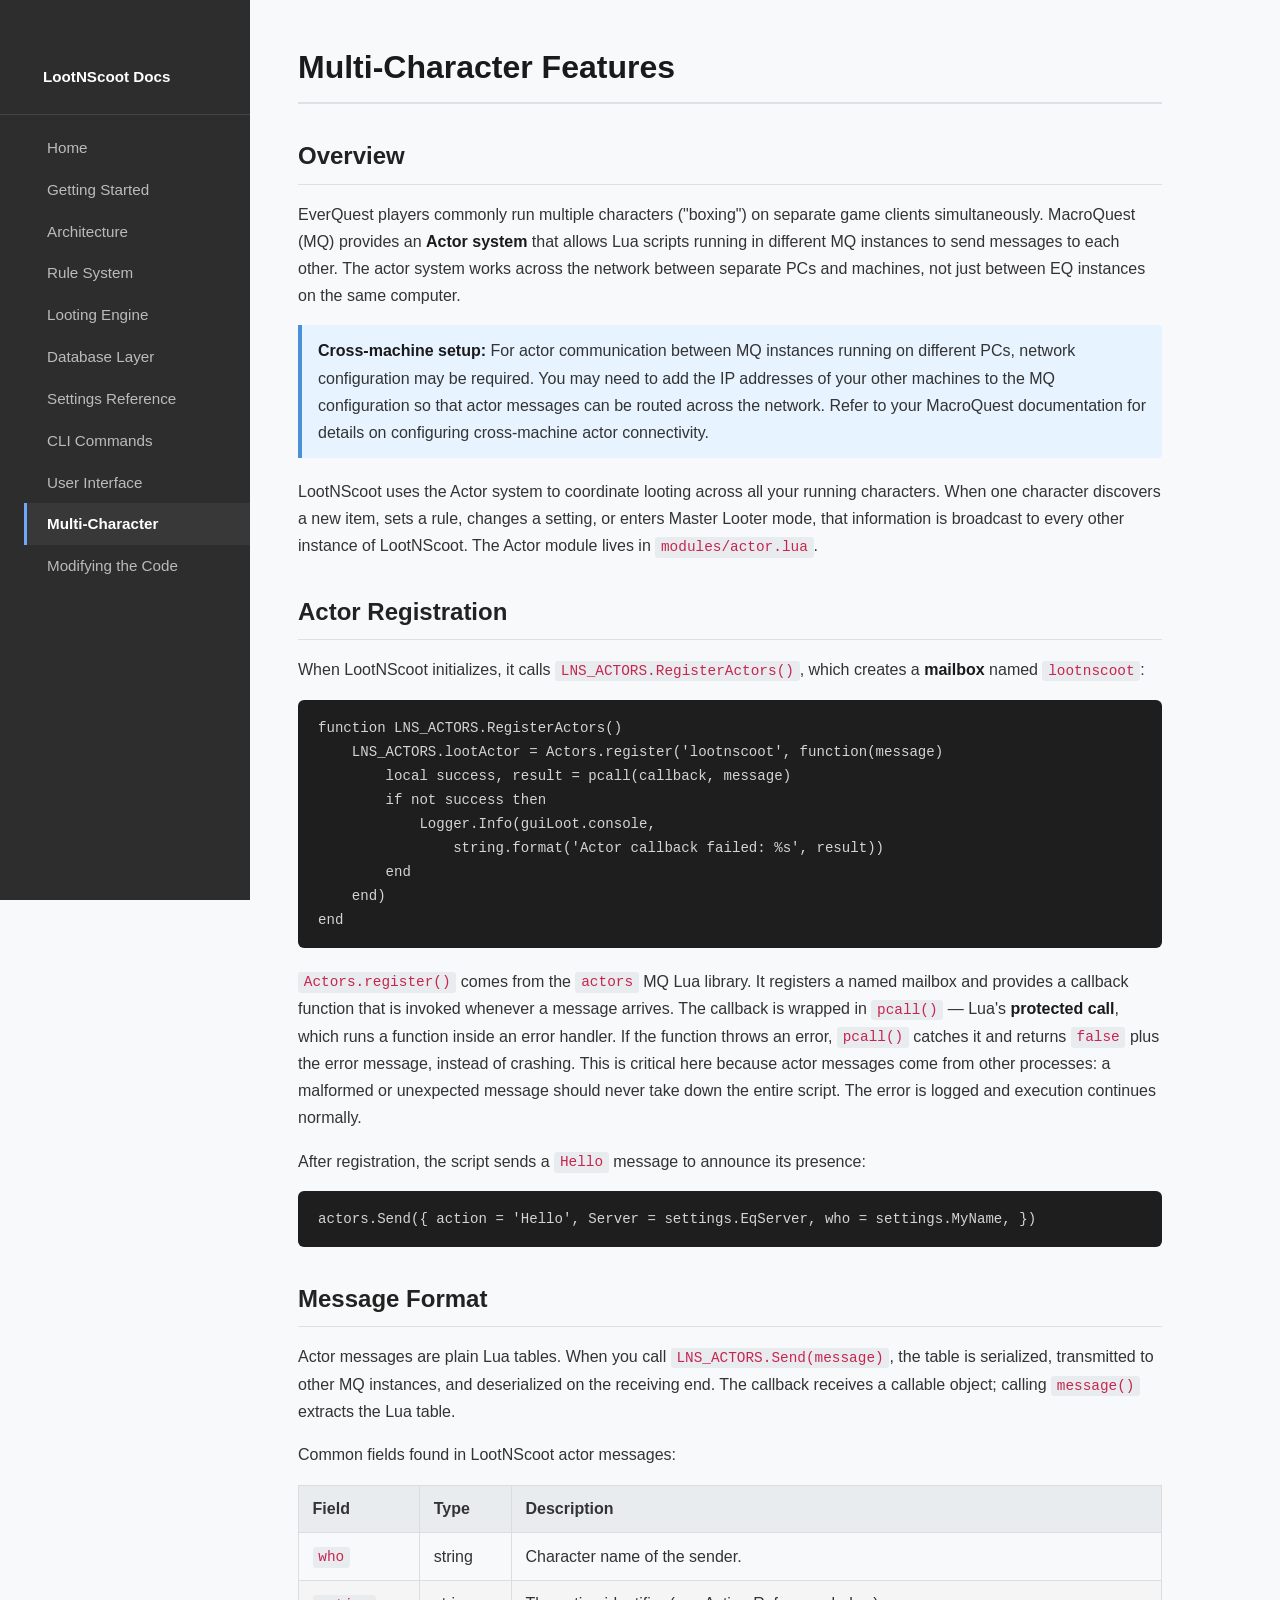
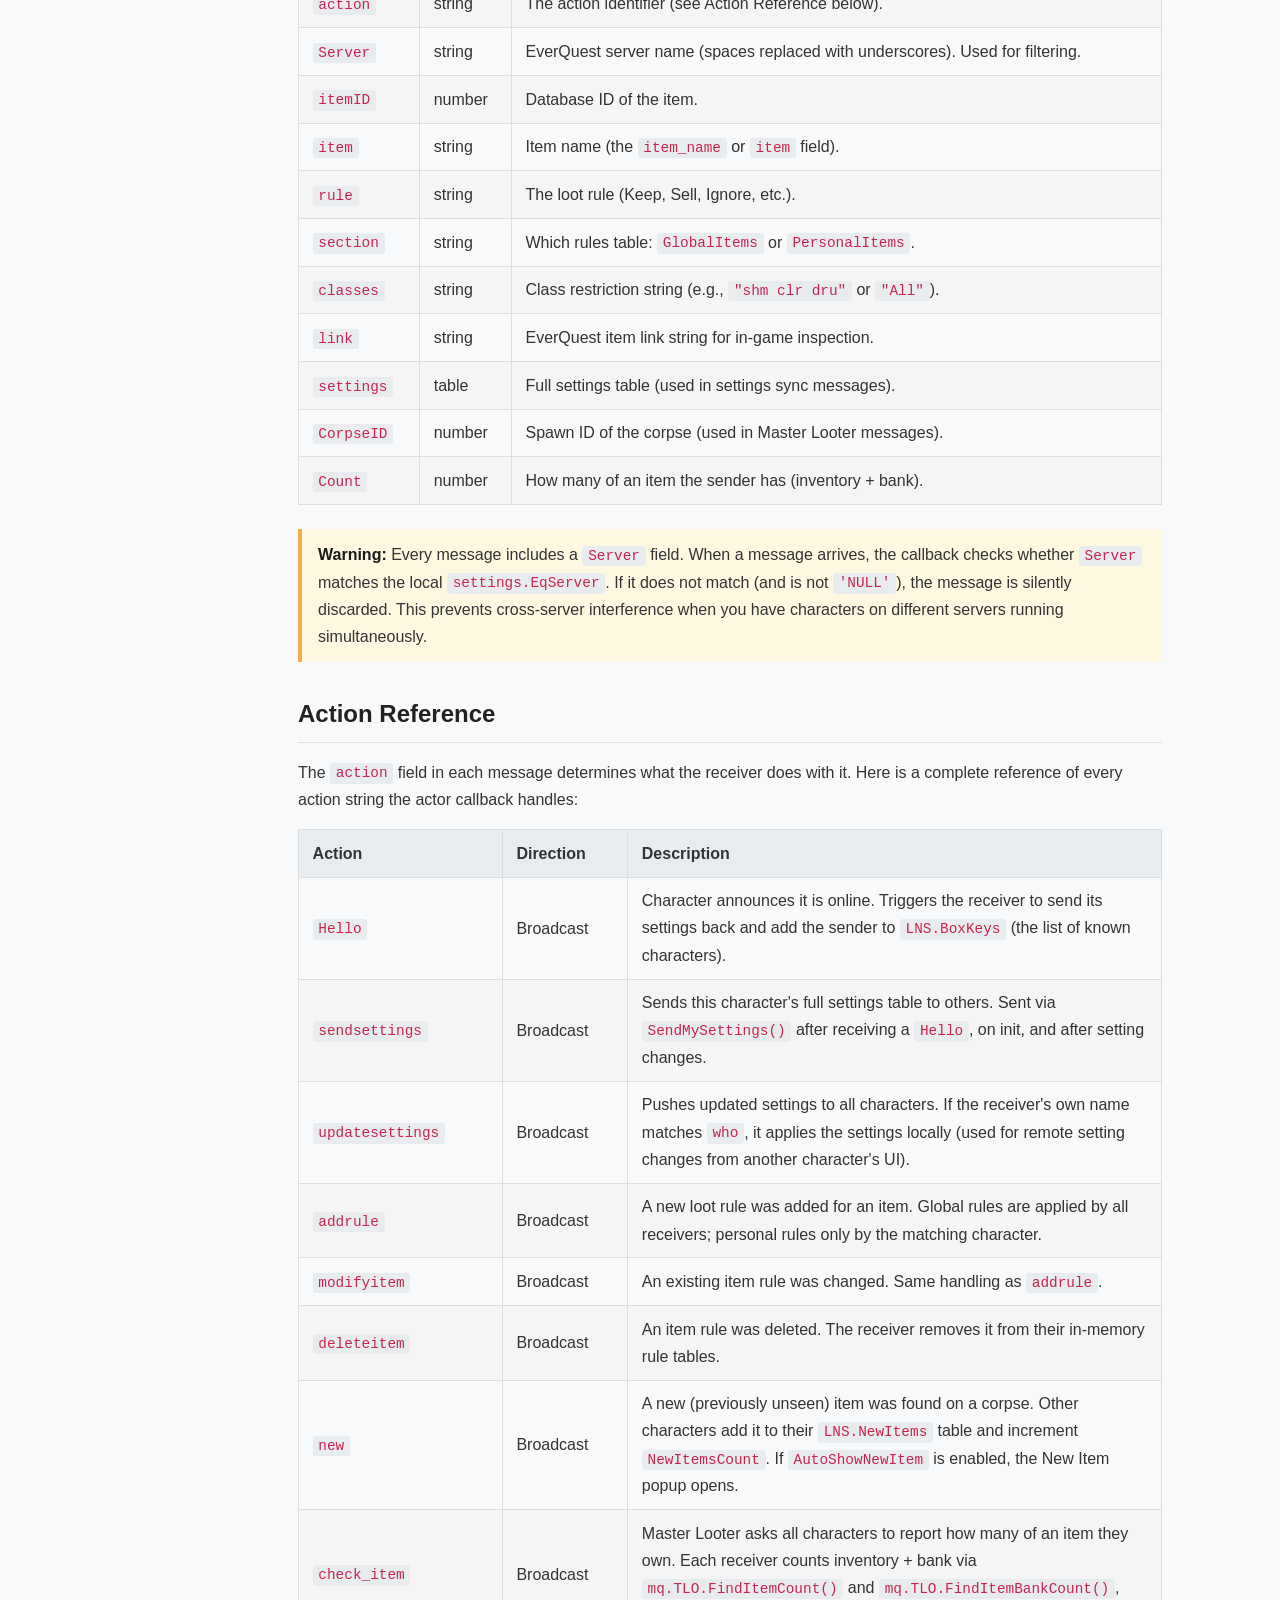
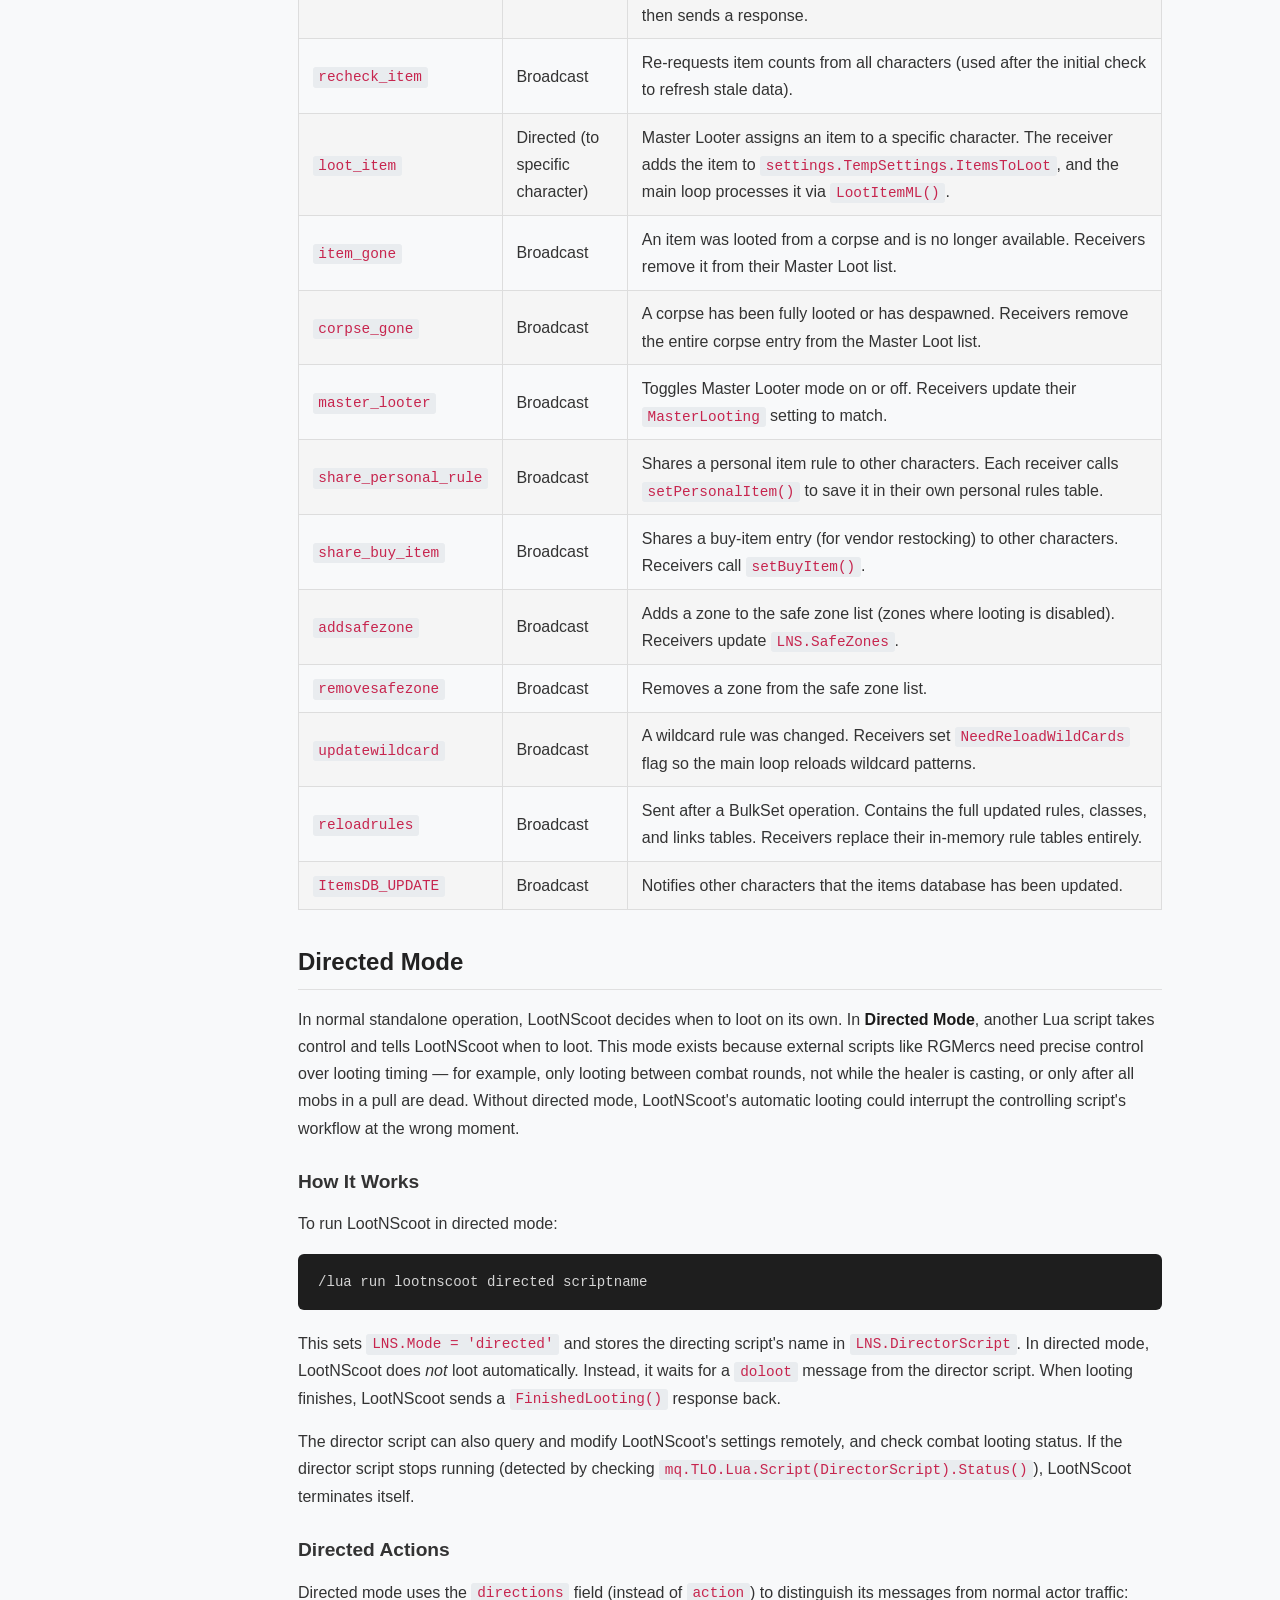
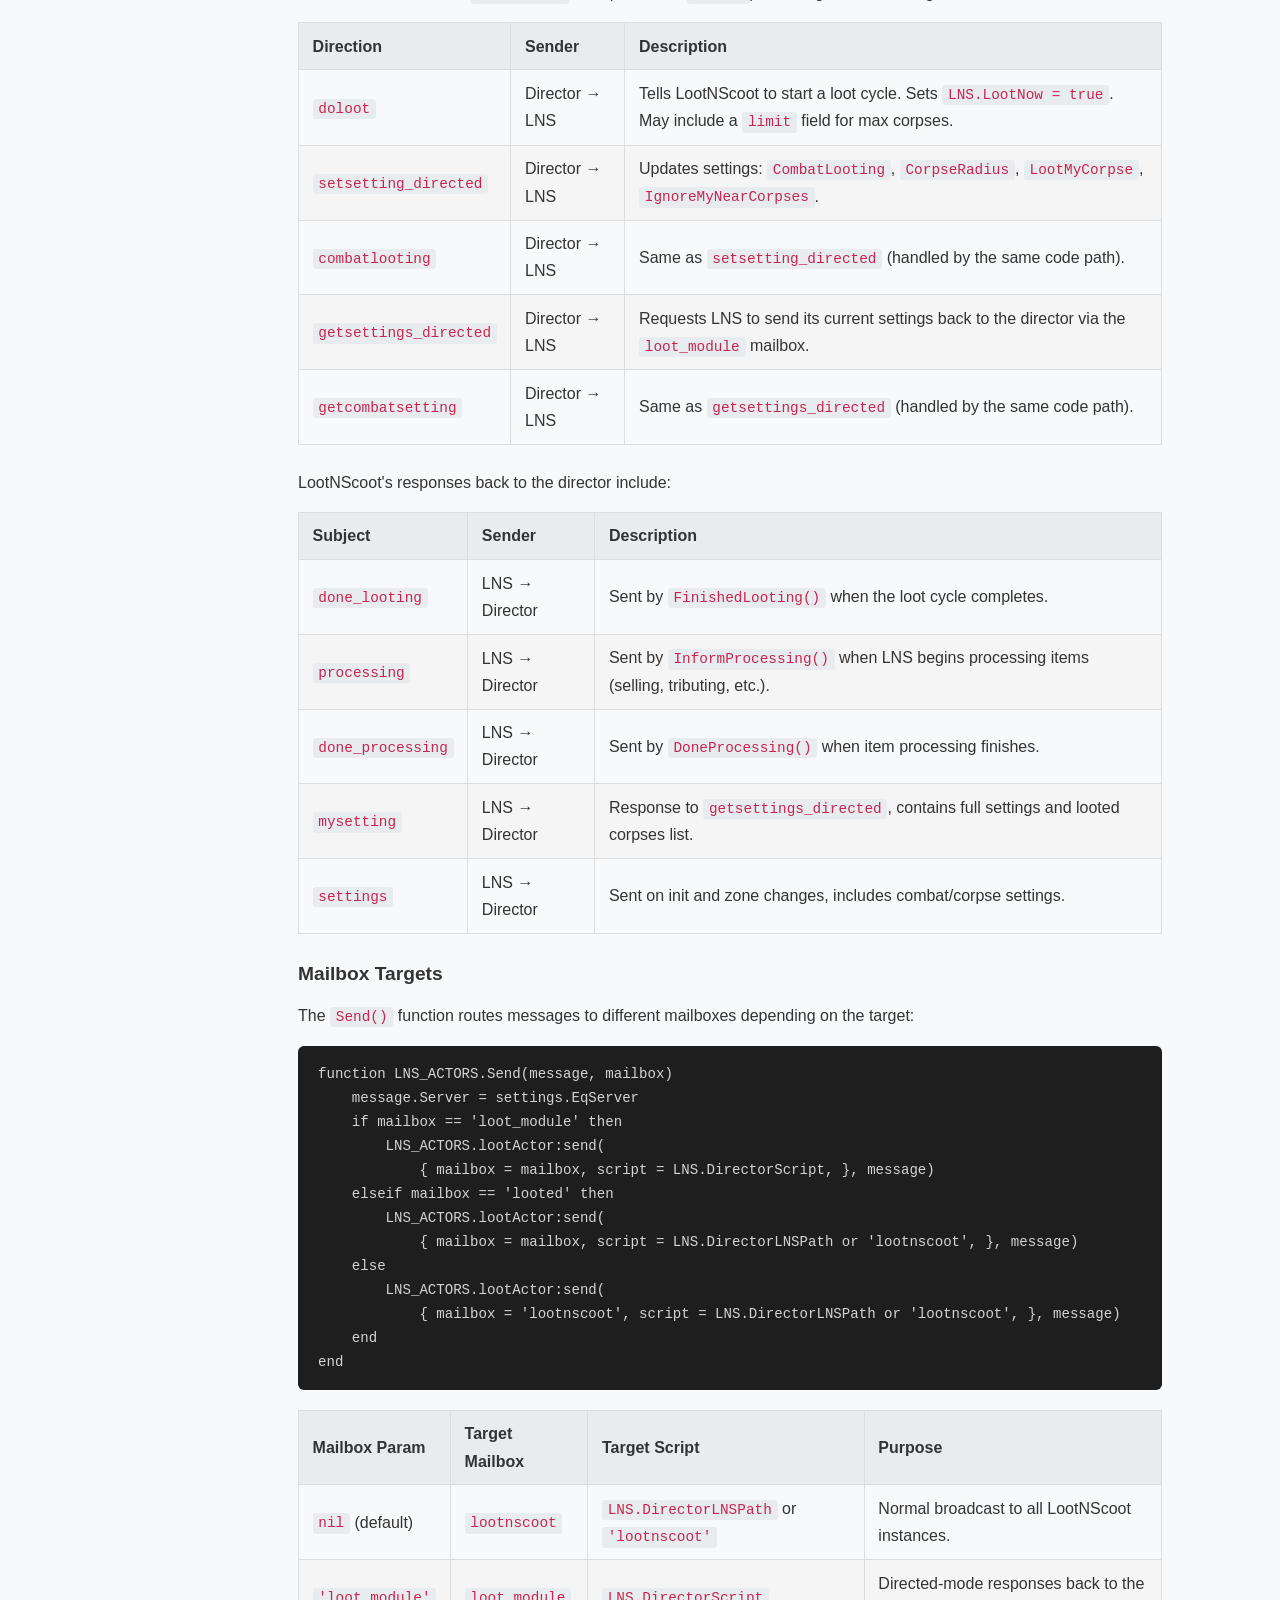
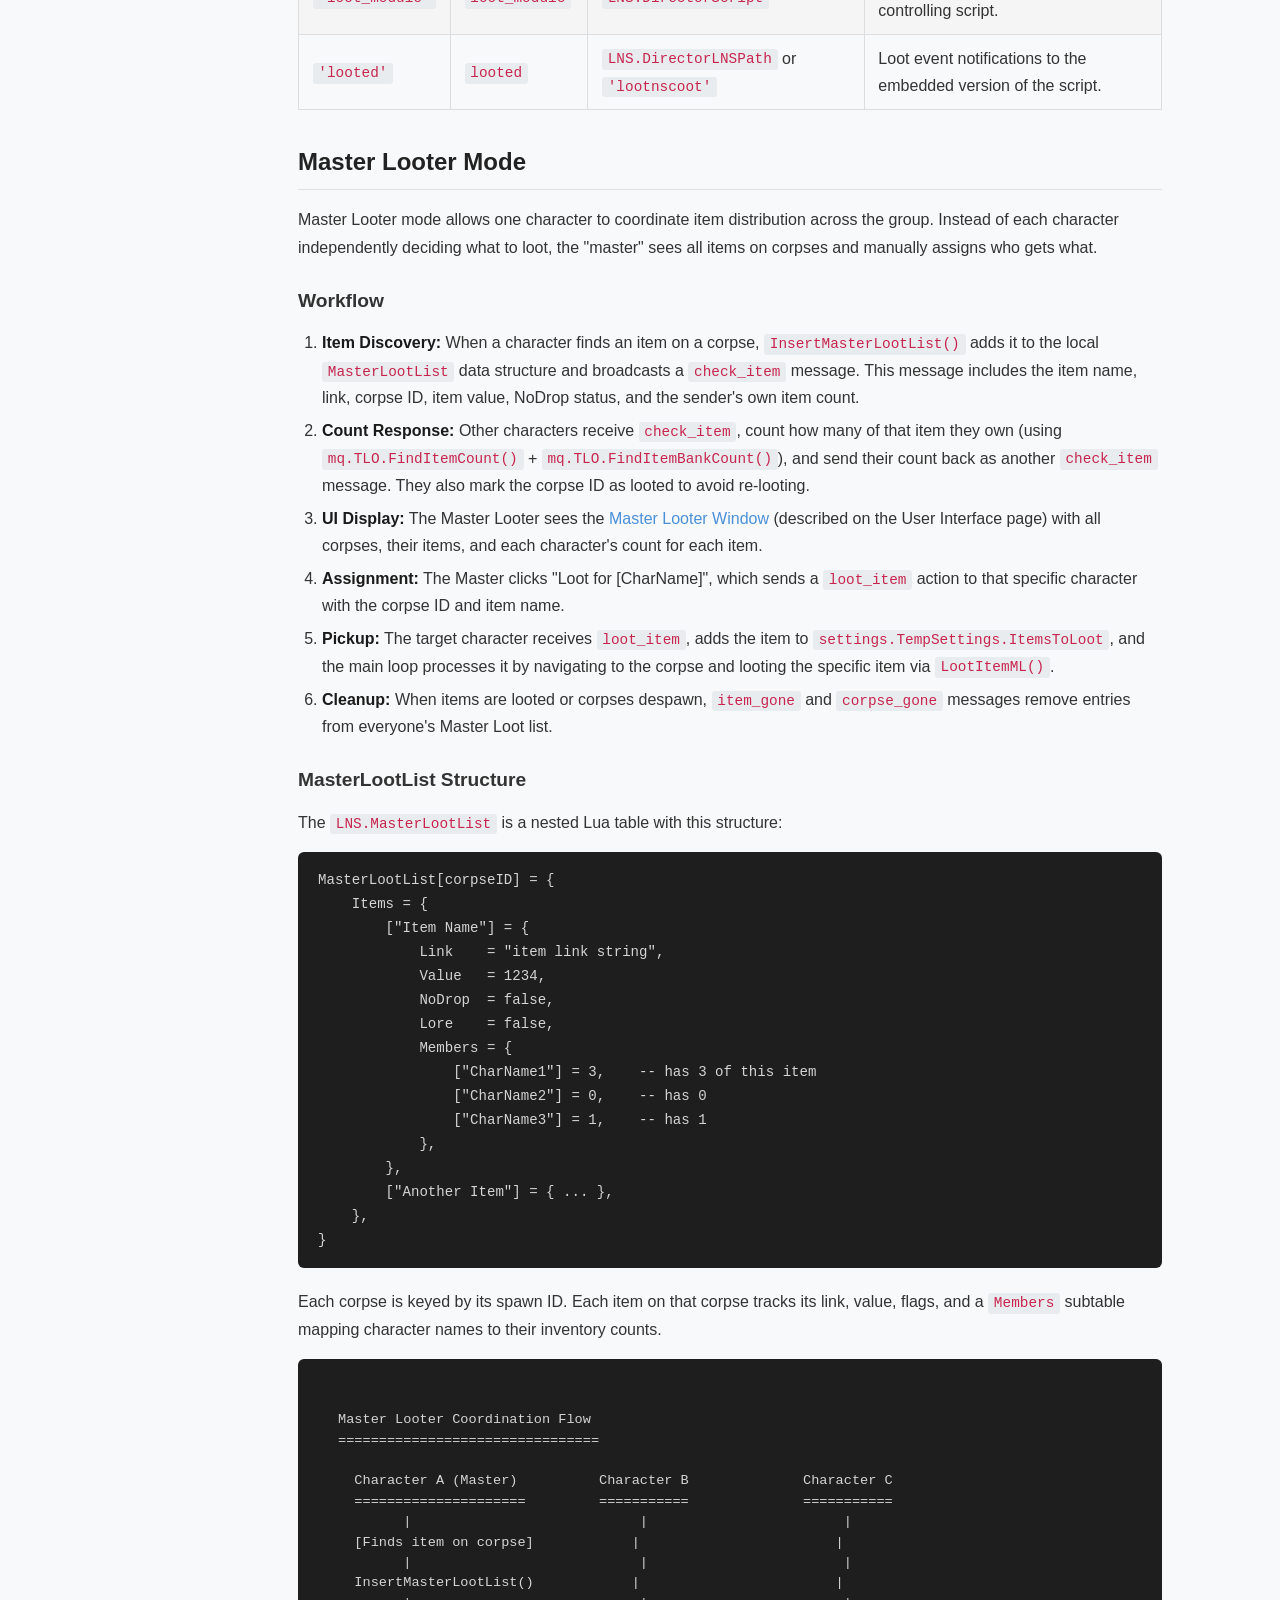
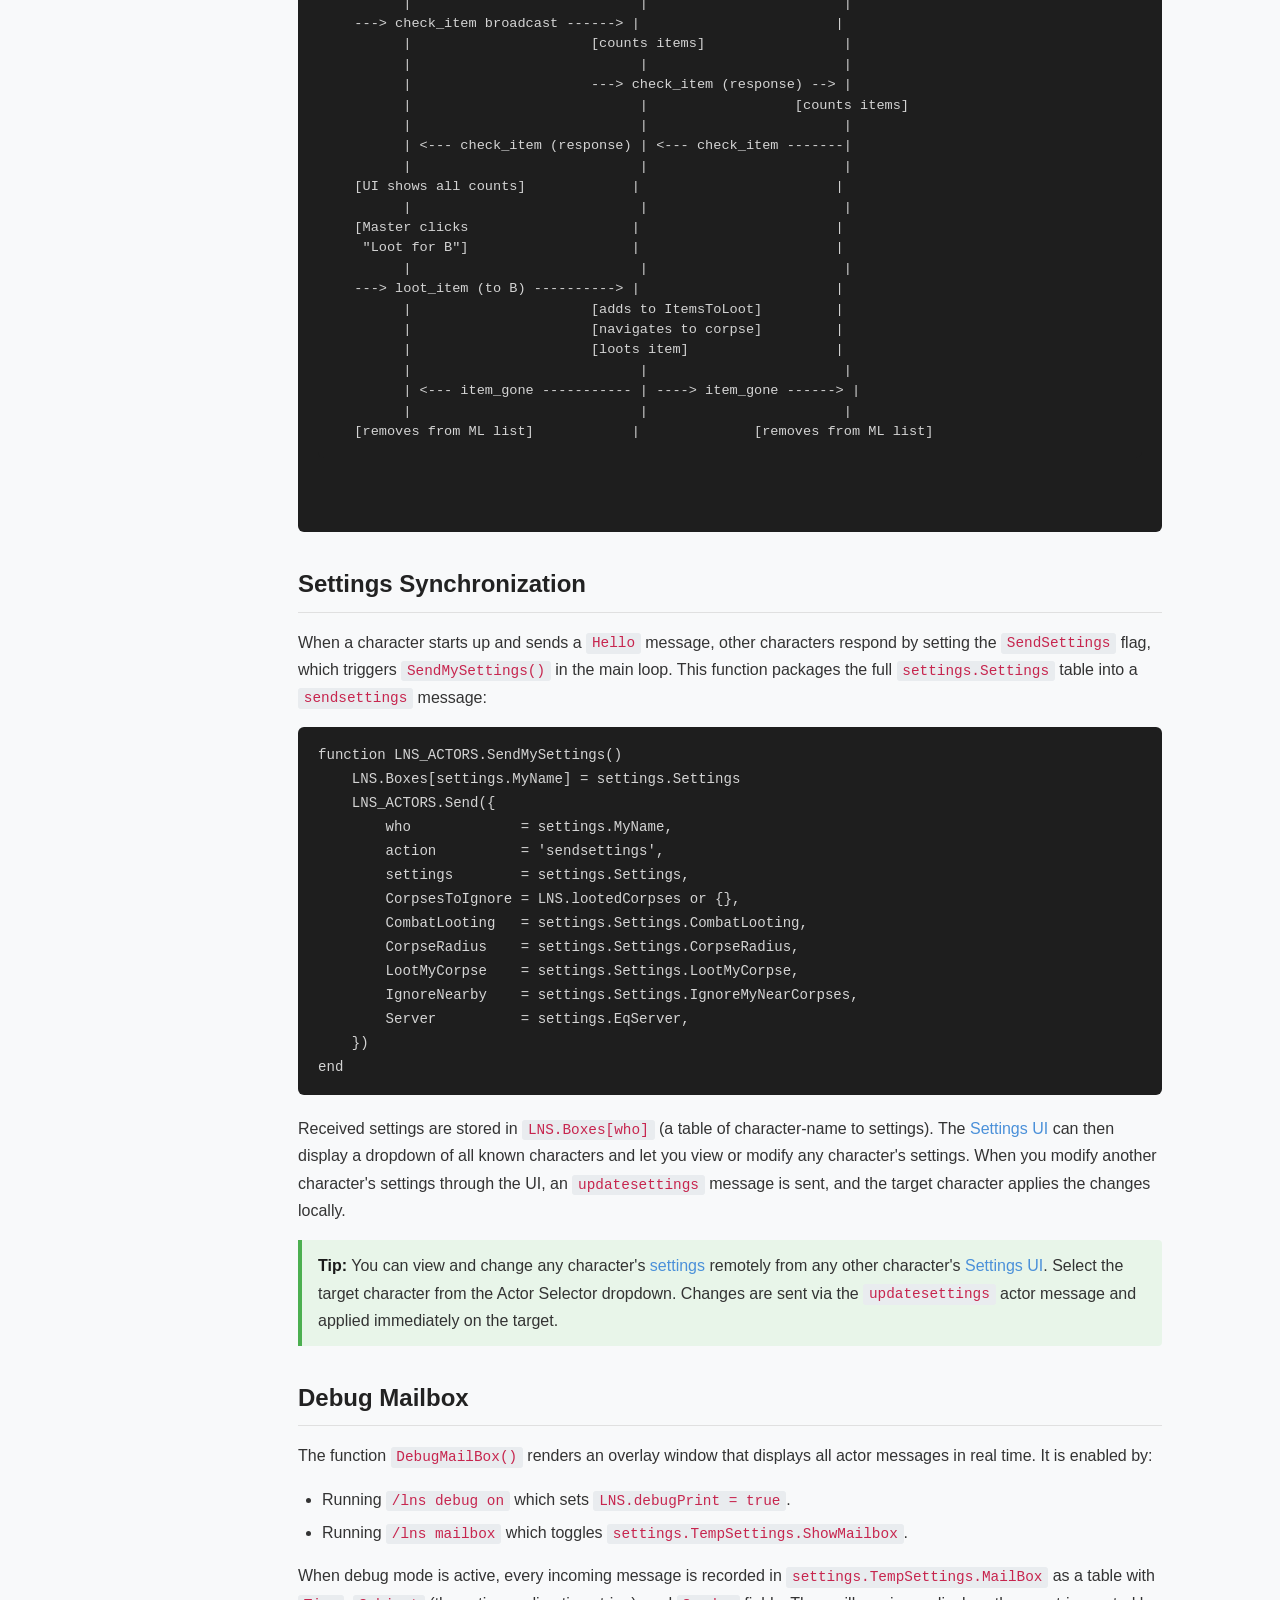
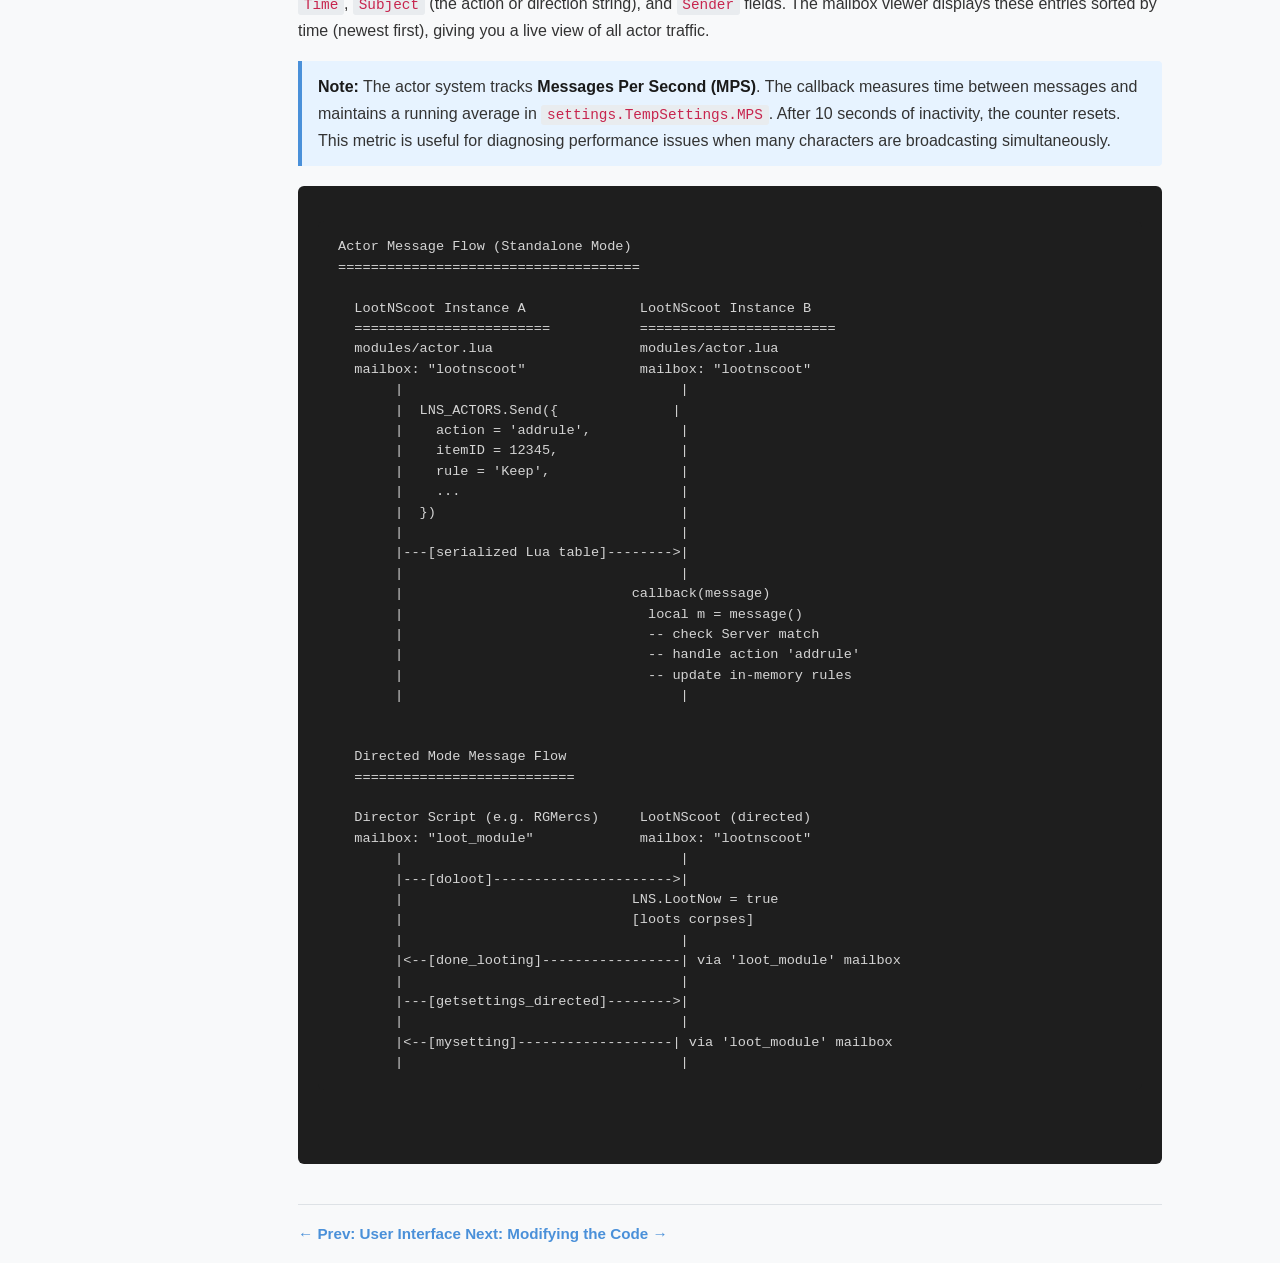
<file: Documentation/multi-character.html>
<!DOCTYPE html>
<html lang="en">
<head>
    <meta charset="UTF-8">
    <meta name="viewport" content="width=device-width, initial-scale=1.0">
    <title>Multi-Character - LootNScoot Documentation</title>
    <link rel="stylesheet" href="style.css">
</head>
<body>
<nav class="sidebar">
    <h2><a href="index.html" style="color: inherit; text-decoration: none;">LootNScoot Docs</a></h2>
    <ul>
        <li><a href="index.html">Home</a></li>
        <li><a href="getting-started.html">Getting Started</a></li>
        <li><a href="architecture.html">Architecture</a></li>
        <li><a href="rule-system.html">Rule System</a></li>
        <li><a href="looting-engine.html">Looting Engine</a></li>
        <li><a href="database.html">Database Layer</a></li>
        <li><a href="settings.html">Settings Reference</a></li>
        <li><a href="commands.html">CLI Commands</a></li>
        <li><a href="ui.html">User Interface</a></li>
        <li><a href="multi-character.html" class="active">Multi-Character</a></li>
        <li><a href="extending.html">Modifying the Code</a></li>
    </ul>
</nav>
<main class="content">

    <h1>Multi-Character Features</h1>

    <h2>Overview</h2>
    <p>
        EverQuest players commonly run multiple characters ("boxing") on separate game clients
        simultaneously. MacroQuest (MQ) provides an <strong>Actor system</strong> that allows Lua scripts
        running in different MQ instances to send messages to each other. The actor system works across
        the network between separate PCs and machines, not just between EQ instances on the same computer.
    </p>
    <div class="note">
        <strong>Cross-machine setup:</strong> For actor communication between MQ instances running on
        different PCs, network configuration may be required. You may need to add the IP addresses of
        your other machines to the MQ configuration so that actor messages can be routed across the
        network. Refer to your MacroQuest documentation for details on configuring cross-machine actor
        connectivity.
    </div>
    <p>
        LootNScoot uses the Actor system to coordinate looting across all your running characters.
        When one character discovers a new item, sets a rule, changes a setting, or enters Master
        Looter mode, that information is broadcast to every other instance of LootNScoot. The Actor
        module lives in <code>modules/actor.lua</code>.
    </p>

    <h2>Actor Registration</h2>
    <p>
        When LootNScoot initializes, it calls <code>LNS_ACTORS.RegisterActors()</code>, which creates
        a <strong>mailbox</strong> named <code>lootnscoot</code>:
    </p>
    <pre><code>function LNS_ACTORS.RegisterActors()
    LNS_ACTORS.lootActor = Actors.register('lootnscoot', function(message)
        local success, result = pcall(callback, message)
        if not success then
            Logger.Info(guiLoot.console,
                string.format('Actor callback failed: %s', result))
        end
    end)
end</code></pre>
    <p>
        <code>Actors.register()</code> comes from the <code>actors</code> MQ Lua library. It registers a
        named mailbox and provides a callback function that is invoked whenever a message arrives. The
        callback is wrapped in <code>pcall()</code> &mdash; Lua's <strong>protected call</strong>, which
        runs a function inside an error handler. If the function throws an error, <code>pcall()</code>
        catches it and returns <code>false</code> plus the error message, instead of crashing. This is
        critical here because actor messages come from other processes: a malformed or unexpected message
        should never take down the entire script. The error is logged and execution continues normally.
    </p>
    <p>
        After registration, the script sends a <code>Hello</code> message to announce its presence:
    </p>
    <pre><code>actors.Send({ action = 'Hello', Server = settings.EqServer, who = settings.MyName, })</code></pre>

    <h2>Message Format</h2>
    <p>
        Actor messages are plain Lua tables. When you call <code>LNS_ACTORS.Send(message)</code>, the
        table is serialized, transmitted to other MQ instances, and deserialized on the receiving end.
        The callback receives a callable object; calling <code>message()</code> extracts the Lua table.
    </p>
    <p>
        Common fields found in LootNScoot actor messages:
    </p>
    <table>
        <thead>
            <tr><th>Field</th><th>Type</th><th>Description</th></tr>
        </thead>
        <tbody>
            <tr><td><code>who</code></td><td>string</td><td>Character name of the sender.</td></tr>
            <tr><td><code>action</code></td><td>string</td><td>The action identifier (see Action Reference below).</td></tr>
            <tr><td><code>Server</code></td><td>string</td><td>EverQuest server name (spaces replaced with underscores). Used for filtering.</td></tr>
            <tr><td><code>itemID</code></td><td>number</td><td>Database ID of the item.</td></tr>
            <tr><td><code>item</code></td><td>string</td><td>Item name (the <code>item_name</code> or <code>item</code> field).</td></tr>
            <tr><td><code>rule</code></td><td>string</td><td>The loot rule (Keep, Sell, Ignore, etc.).</td></tr>
            <tr><td><code>section</code></td><td>string</td><td>Which rules table: <code>GlobalItems</code> or <code>PersonalItems</code>.</td></tr>
            <tr><td><code>classes</code></td><td>string</td><td>Class restriction string (e.g., <code>"shm clr dru"</code> or <code>"All"</code>).</td></tr>
            <tr><td><code>link</code></td><td>string</td><td>EverQuest item link string for in-game inspection.</td></tr>
            <tr><td><code>settings</code></td><td>table</td><td>Full settings table (used in settings sync messages).</td></tr>
            <tr><td><code>CorpseID</code></td><td>number</td><td>Spawn ID of the corpse (used in Master Looter messages).</td></tr>
            <tr><td><code>Count</code></td><td>number</td><td>How many of an item the sender has (inventory + bank).</td></tr>
        </tbody>
    </table>

    <div class="warning">
        <strong>Warning:</strong> Every message includes a <code>Server</code> field. When a message
        arrives, the callback checks whether <code>Server</code> matches the local
        <code>settings.EqServer</code>. If it does not match (and is not <code>'NULL'</code>), the message
        is silently discarded. This prevents cross-server interference when you have characters on
        different servers running simultaneously.
    </div>

    <h2>Action Reference</h2>
    <p>
        The <code>action</code> field in each message determines what the receiver does with it. Here is
        a complete reference of every action string the actor callback handles:
    </p>
    <table>
        <thead>
            <tr><th>Action</th><th>Direction</th><th>Description</th></tr>
        </thead>
        <tbody>
            <tr>
                <td><code>Hello</code></td>
                <td>Broadcast</td>
                <td>Character announces it is online. Triggers the receiver to send its settings back and add the sender to <code>LNS.BoxKeys</code> (the list of known characters).</td>
            </tr>
            <tr>
                <td><code>sendsettings</code></td>
                <td>Broadcast</td>
                <td>Sends this character's full settings table to others. Sent via <code>SendMySettings()</code> after receiving a <code>Hello</code>, on init, and after setting changes.</td>
            </tr>
            <tr>
                <td><code>updatesettings</code></td>
                <td>Broadcast</td>
                <td>Pushes updated settings to all characters. If the receiver's own name matches <code>who</code>, it applies the settings locally (used for remote setting changes from another character's UI).</td>
            </tr>
            <tr>
                <td><code>addrule</code></td>
                <td>Broadcast</td>
                <td>A new loot rule was added for an item. Global rules are applied by all receivers; personal rules only by the matching character.</td>
            </tr>
            <tr>
                <td><code>modifyitem</code></td>
                <td>Broadcast</td>
                <td>An existing item rule was changed. Same handling as <code>addrule</code>.</td>
            </tr>
            <tr>
                <td><code>deleteitem</code></td>
                <td>Broadcast</td>
                <td>An item rule was deleted. The receiver removes it from their in-memory rule tables.</td>
            </tr>
            <tr>
                <td><code>new</code></td>
                <td>Broadcast</td>
                <td>A new (previously unseen) item was found on a corpse. Other characters add it to their <code>LNS.NewItems</code> table and increment <code>NewItemsCount</code>. If <code>AutoShowNewItem</code> is enabled, the New Item popup opens.</td>
            </tr>
            <tr>
                <td><code>check_item</code></td>
                <td>Broadcast</td>
                <td>Master Looter asks all characters to report how many of an item they own. Each receiver counts inventory + bank via <code>mq.TLO.FindItemCount()</code> and <code>mq.TLO.FindItemBankCount()</code>, then sends a response.</td>
            </tr>
            <tr>
                <td><code>recheck_item</code></td>
                <td>Broadcast</td>
                <td>Re-requests item counts from all characters (used after the initial check to refresh stale data).</td>
            </tr>
            <tr>
                <td><code>loot_item</code></td>
                <td>Directed (to specific character)</td>
                <td>Master Looter assigns an item to a specific character. The receiver adds the item to <code>settings.TempSettings.ItemsToLoot</code>, and the main loop processes it via <code>LootItemML()</code>.</td>
            </tr>
            <tr>
                <td><code>item_gone</code></td>
                <td>Broadcast</td>
                <td>An item was looted from a corpse and is no longer available. Receivers remove it from their Master Loot list.</td>
            </tr>
            <tr>
                <td><code>corpse_gone</code></td>
                <td>Broadcast</td>
                <td>A corpse has been fully looted or has despawned. Receivers remove the entire corpse entry from the Master Loot list.</td>
            </tr>
            <tr>
                <td><code>master_looter</code></td>
                <td>Broadcast</td>
                <td>Toggles Master Looter mode on or off. Receivers update their <code>MasterLooting</code> setting to match.</td>
            </tr>
            <tr>
                <td><code>share_personal_rule</code></td>
                <td>Broadcast</td>
                <td>Shares a personal item rule to other characters. Each receiver calls <code>setPersonalItem()</code> to save it in their own personal rules table.</td>
            </tr>
            <tr>
                <td><code>share_buy_item</code></td>
                <td>Broadcast</td>
                <td>Shares a buy-item entry (for vendor restocking) to other characters. Receivers call <code>setBuyItem()</code>.</td>
            </tr>
            <tr>
                <td><code>addsafezone</code></td>
                <td>Broadcast</td>
                <td>Adds a zone to the safe zone list (zones where looting is disabled). Receivers update <code>LNS.SafeZones</code>.</td>
            </tr>
            <tr>
                <td><code>removesafezone</code></td>
                <td>Broadcast</td>
                <td>Removes a zone from the safe zone list.</td>
            </tr>
            <tr>
                <td><code>updatewildcard</code></td>
                <td>Broadcast</td>
                <td>A wildcard rule was changed. Receivers set <code>NeedReloadWildCards</code> flag so the main loop reloads wildcard patterns.</td>
            </tr>
            <tr>
                <td><code>reloadrules</code></td>
                <td>Broadcast</td>
                <td>Sent after a BulkSet operation. Contains the full updated rules, classes, and links tables. Receivers replace their in-memory rule tables entirely.</td>
            </tr>
            <tr>
                <td><code>ItemsDB_UPDATE</code></td>
                <td>Broadcast</td>
                <td>Notifies other characters that the items database has been updated.</td>
            </tr>
        </tbody>
    </table>

    <h2>Directed Mode</h2>
    <p>
        In normal standalone operation, LootNScoot decides when to loot on its own. In <strong>Directed
        Mode</strong>, another Lua script takes control and tells LootNScoot when to loot. This mode
        exists because external scripts like RGMercs need precise control over looting timing &mdash;
        for example, only looting between combat rounds, not while the healer is casting, or only after
        all mobs in a pull are dead. Without directed mode, LootNScoot's automatic looting could
        interrupt the controlling script's workflow at the wrong moment.
    </p>

    <h3>How It Works</h3>
    <p>
        To run LootNScoot in directed mode:
    </p>
    <pre><code>/lua run lootnscoot directed scriptname</code></pre>
    <p>
        This sets <code>LNS.Mode = 'directed'</code> and stores the directing script's name in
        <code>LNS.DirectorScript</code>. In directed mode, LootNScoot does <em>not</em> loot automatically.
        Instead, it waits for a <code>doloot</code> message from the director script. When looting finishes,
        LootNScoot sends a <code>FinishedLooting()</code> response back.
    </p>
    <p>
        The director script can also query and modify LootNScoot's settings remotely, and check
        combat looting status. If the director script stops running (detected by checking
        <code>mq.TLO.Lua.Script(DirectorScript).Status()</code>), LootNScoot terminates itself.
    </p>

    <h3>Directed Actions</h3>
    <p>
        Directed mode uses the <code>directions</code> field (instead of <code>action</code>) to distinguish
        its messages from normal actor traffic:
    </p>
    <table>
        <thead>
            <tr><th>Direction</th><th>Sender</th><th>Description</th></tr>
        </thead>
        <tbody>
            <tr>
                <td><code>doloot</code></td>
                <td>Director &rarr; LNS</td>
                <td>Tells LootNScoot to start a loot cycle. Sets <code>LNS.LootNow = true</code>. May include a <code>limit</code> field for max corpses.</td>
            </tr>
            <tr>
                <td><code>setsetting_directed</code></td>
                <td>Director &rarr; LNS</td>
                <td>Updates settings: <code>CombatLooting</code>, <code>CorpseRadius</code>, <code>LootMyCorpse</code>, <code>IgnoreMyNearCorpses</code>.</td>
            </tr>
            <tr>
                <td><code>combatlooting</code></td>
                <td>Director &rarr; LNS</td>
                <td>Same as <code>setsetting_directed</code> (handled by the same code path).</td>
            </tr>
            <tr>
                <td><code>getsettings_directed</code></td>
                <td>Director &rarr; LNS</td>
                <td>Requests LNS to send its current settings back to the director via the <code>loot_module</code> mailbox.</td>
            </tr>
            <tr>
                <td><code>getcombatsetting</code></td>
                <td>Director &rarr; LNS</td>
                <td>Same as <code>getsettings_directed</code> (handled by the same code path).</td>
            </tr>
        </tbody>
    </table>
    <p>
        LootNScoot's responses back to the director include:
    </p>
    <table>
        <thead>
            <tr><th>Subject</th><th>Sender</th><th>Description</th></tr>
        </thead>
        <tbody>
            <tr>
                <td><code>done_looting</code></td>
                <td>LNS &rarr; Director</td>
                <td>Sent by <code>FinishedLooting()</code> when the loot cycle completes.</td>
            </tr>
            <tr>
                <td><code>processing</code></td>
                <td>LNS &rarr; Director</td>
                <td>Sent by <code>InformProcessing()</code> when LNS begins processing items (selling, tributing, etc.).</td>
            </tr>
            <tr>
                <td><code>done_processing</code></td>
                <td>LNS &rarr; Director</td>
                <td>Sent by <code>DoneProcessing()</code> when item processing finishes.</td>
            </tr>
            <tr>
                <td><code>mysetting</code></td>
                <td>LNS &rarr; Director</td>
                <td>Response to <code>getsettings_directed</code>, contains full settings and looted corpses list.</td>
            </tr>
            <tr>
                <td><code>settings</code></td>
                <td>LNS &rarr; Director</td>
                <td>Sent on init and zone changes, includes combat/corpse settings.</td>
            </tr>
        </tbody>
    </table>

    <h3>Mailbox Targets</h3>
    <p>
        The <code>Send()</code> function routes messages to different mailboxes depending on the target:
    </p>
    <pre><code>function LNS_ACTORS.Send(message, mailbox)
    message.Server = settings.EqServer
    if mailbox == 'loot_module' then
        LNS_ACTORS.lootActor:send(
            { mailbox = mailbox, script = LNS.DirectorScript, }, message)
    elseif mailbox == 'looted' then
        LNS_ACTORS.lootActor:send(
            { mailbox = mailbox, script = LNS.DirectorLNSPath or 'lootnscoot', }, message)
    else
        LNS_ACTORS.lootActor:send(
            { mailbox = 'lootnscoot', script = LNS.DirectorLNSPath or 'lootnscoot', }, message)
    end
end</code></pre>
    <table>
        <thead>
            <tr><th>Mailbox Param</th><th>Target Mailbox</th><th>Target Script</th><th>Purpose</th></tr>
        </thead>
        <tbody>
            <tr>
                <td><code>nil</code> (default)</td>
                <td><code>lootnscoot</code></td>
                <td><code>LNS.DirectorLNSPath</code> or <code>'lootnscoot'</code></td>
                <td>Normal broadcast to all LootNScoot instances.</td>
            </tr>
            <tr>
                <td><code>'loot_module'</code></td>
                <td><code>loot_module</code></td>
                <td><code>LNS.DirectorScript</code></td>
                <td>Directed-mode responses back to the controlling script.</td>
            </tr>
            <tr>
                <td><code>'looted'</code></td>
                <td><code>looted</code></td>
                <td><code>LNS.DirectorLNSPath</code> or <code>'lootnscoot'</code></td>
                <td>Loot event notifications to the embedded version of the script.</td>
            </tr>
        </tbody>
    </table>

    <h2>Master Looter Mode</h2>
    <p>
        Master Looter mode allows one character to coordinate item distribution across the group.
        Instead of each character independently deciding what to loot, the "master" sees all items
        on corpses and manually assigns who gets what.
    </p>

    <h3>Workflow</h3>
    <ol>
        <li>
            <strong>Item Discovery:</strong> When a character finds an item on a corpse,
            <code>InsertMasterLootList()</code> adds it to the local <code>MasterLootList</code> data
            structure and broadcasts a <code>check_item</code> message. This message includes the item
            name, link, corpse ID, item value, NoDrop status, and the sender's own item count.
        </li>
        <li>
            <strong>Count Response:</strong> Other characters receive <code>check_item</code>, count how
            many of that item they own (using <code>mq.TLO.FindItemCount()</code> +
            <code>mq.TLO.FindItemBankCount()</code>), and send their count back as another
            <code>check_item</code> message. They also mark the corpse ID as looted to avoid re-looting.
        </li>
        <li>
            <strong>UI Display:</strong> The Master Looter sees the
            <a href="ui.html">Master Looter Window</a> (described on the User Interface page)
            with all corpses, their items, and each character's count for each item.
        </li>
        <li>
            <strong>Assignment:</strong> The Master clicks "Loot for [CharName]", which sends a
            <code>loot_item</code> action to that specific character with the corpse ID and item name.
        </li>
        <li>
            <strong>Pickup:</strong> The target character receives <code>loot_item</code>, adds the item to
            <code>settings.TempSettings.ItemsToLoot</code>, and the main loop processes it by navigating
            to the corpse and looting the specific item via <code>LootItemML()</code>.
        </li>
        <li>
            <strong>Cleanup:</strong> When items are looted or corpses despawn, <code>item_gone</code> and
            <code>corpse_gone</code> messages remove entries from everyone's Master Loot list.
        </li>
    </ol>

    <h3>MasterLootList Structure</h3>
    <p>
        The <code>LNS.MasterLootList</code> is a nested Lua table with this structure:
    </p>
    <pre><code>MasterLootList[corpseID] = {
    Items = {
        ["Item Name"] = {
            Link    = "item link string",
            Value   = 1234,
            NoDrop  = false,
            Lore    = false,
            Members = {
                ["CharName1"] = 3,    -- has 3 of this item
                ["CharName2"] = 0,    -- has 0
                ["CharName3"] = 1,    -- has 1
            },
        },
        ["Another Item"] = { ... },
    },
}</code></pre>
    <p>
        Each corpse is keyed by its spawn ID. Each item on that corpse tracks its link, value, flags,
        and a <code>Members</code> subtable mapping character names to their inventory counts.
    </p>

    <div class="diagram">
<pre>
Master Looter Coordination Flow
================================

  Character A (Master)          Character B              Character C
  =====================         ===========              ===========
        |                            |                        |
  [Finds item on corpse]            |                        |
        |                            |                        |
  InsertMasterLootList()            |                        |
        |                            |                        |
  ---&gt; check_item broadcast ------&gt; |                        |
        |                      [counts items]                 |
        |                            |                        |
        |                      ---&gt; check_item (response) --&gt; |
        |                            |                  [counts items]
        |                            |                        |
        | &lt;--- check_item (response) | &lt;--- check_item -------|
        |                            |                        |
  [UI shows all counts]             |                        |
        |                            |                        |
  [Master clicks                    |                        |
   "Loot for B"]                    |                        |
        |                            |                        |
  ---&gt; loot_item (to B) ----------&gt; |                        |
        |                      [adds to ItemsToLoot]         |
        |                      [navigates to corpse]         |
        |                      [loots item]                  |
        |                            |                        |
        | &lt;--- item_gone ----------- | ----&gt; item_gone ------&gt; |
        |                            |                        |
  [removes from ML list]            |              [removes from ML list]
</pre>
    </div>

    <h2>Settings Synchronization</h2>
    <p>
        When a character starts up and sends a <code>Hello</code> message, other characters respond
        by setting the <code>SendSettings</code> flag, which triggers <code>SendMySettings()</code> in the
        main loop. This function packages the full <code>settings.Settings</code> table into a
        <code>sendsettings</code> message:
    </p>
    <pre><code>function LNS_ACTORS.SendMySettings()
    LNS.Boxes[settings.MyName] = settings.Settings
    LNS_ACTORS.Send({
        who             = settings.MyName,
        action          = 'sendsettings',
        settings        = settings.Settings,
        CorpsesToIgnore = LNS.lootedCorpses or {},
        CombatLooting   = settings.Settings.CombatLooting,
        CorpseRadius    = settings.Settings.CorpseRadius,
        LootMyCorpse    = settings.Settings.LootMyCorpse,
        IgnoreNearby    = settings.Settings.IgnoreMyNearCorpses,
        Server          = settings.EqServer,
    })
end</code></pre>
    <p>
        Received settings are stored in <code>LNS.Boxes[who]</code> (a table of character-name to
        settings). The <a href="ui.html">Settings UI</a> can then display a dropdown of all known
        characters and let you view or modify any character's settings. When you modify another
        character's settings through the UI, an <code>updatesettings</code> message is sent, and
        the target character applies the changes locally.
    </p>

    <div class="tip">
        <strong>Tip:</strong> You can view and change any character's <a href="settings.html">settings</a>
        remotely from any other character's <a href="ui.html">Settings UI</a>. Select the target character
        from the Actor Selector dropdown. Changes are sent via the <code>updatesettings</code> actor message
        and applied immediately on the target.
    </div>

    <h2 id="debug-mailbox">Debug Mailbox</h2>
    <p>
        The function <code>DebugMailBox()</code> renders an overlay window that displays all actor
        messages in real time. It is enabled by:
    </p>
    <ul>
        <li>Running <code>/lns debug on</code> which sets <code>LNS.debugPrint = true</code>.</li>
        <li>Running <code>/lns mailbox</code> which toggles <code>settings.TempSettings.ShowMailbox</code>.</li>
    </ul>
    <p>
        When debug mode is active, every incoming message is recorded in
        <code>settings.TempSettings.MailBox</code> as a table with <code>Time</code>, <code>Subject</code>
        (the action or direction string), and <code>Sender</code> fields. The mailbox viewer displays
        these entries sorted by time (newest first), giving you a live view of all actor traffic.
    </p>

    <div class="note">
        <strong>Note:</strong> The actor system tracks <strong>Messages Per Second (MPS)</strong>. The
        callback measures time between messages and maintains a running average in
        <code>settings.TempSettings.MPS</code>. After 10 seconds of inactivity, the counter resets.
        This metric is useful for diagnosing performance issues when many characters are broadcasting
        simultaneously.
    </div>

    <div class="diagram">
<pre>
Actor Message Flow (Standalone Mode)
=====================================

  LootNScoot Instance A              LootNScoot Instance B
  ========================           ========================
  modules/actor.lua                  modules/actor.lua
  mailbox: "lootnscoot"              mailbox: "lootnscoot"
       |                                  |
       |  LNS_ACTORS.Send({              |
       |    action = 'addrule',           |
       |    itemID = 12345,               |
       |    rule = 'Keep',                |
       |    ...                           |
       |  })                              |
       |                                  |
       |---[serialized Lua table]--------&gt;|
       |                                  |
       |                            callback(message)
       |                              local m = message()
       |                              -- check Server match
       |                              -- handle action 'addrule'
       |                              -- update in-memory rules
       |                                  |


  Directed Mode Message Flow
  ===========================

  Director Script (e.g. RGMercs)     LootNScoot (directed)
  mailbox: "loot_module"             mailbox: "lootnscoot"
       |                                  |
       |---[doloot]----------------------&gt;|
       |                            LNS.LootNow = true
       |                            [loots corpses]
       |                                  |
       |&lt;--[done_looting]-----------------| via 'loot_module' mailbox
       |                                  |
       |---[getsettings_directed]--------&gt;|
       |                                  |
       |&lt;--[mysetting]-------------------| via 'loot_module' mailbox
       |                                  |
</pre>
    </div>

    <div class="page-nav">
        <a href="ui.html">&larr; Prev: User Interface</a>
        <a href="extending.html">Next: Modifying the Code &rarr;</a>
    </div>
</main>
</body>
</html>
</file>
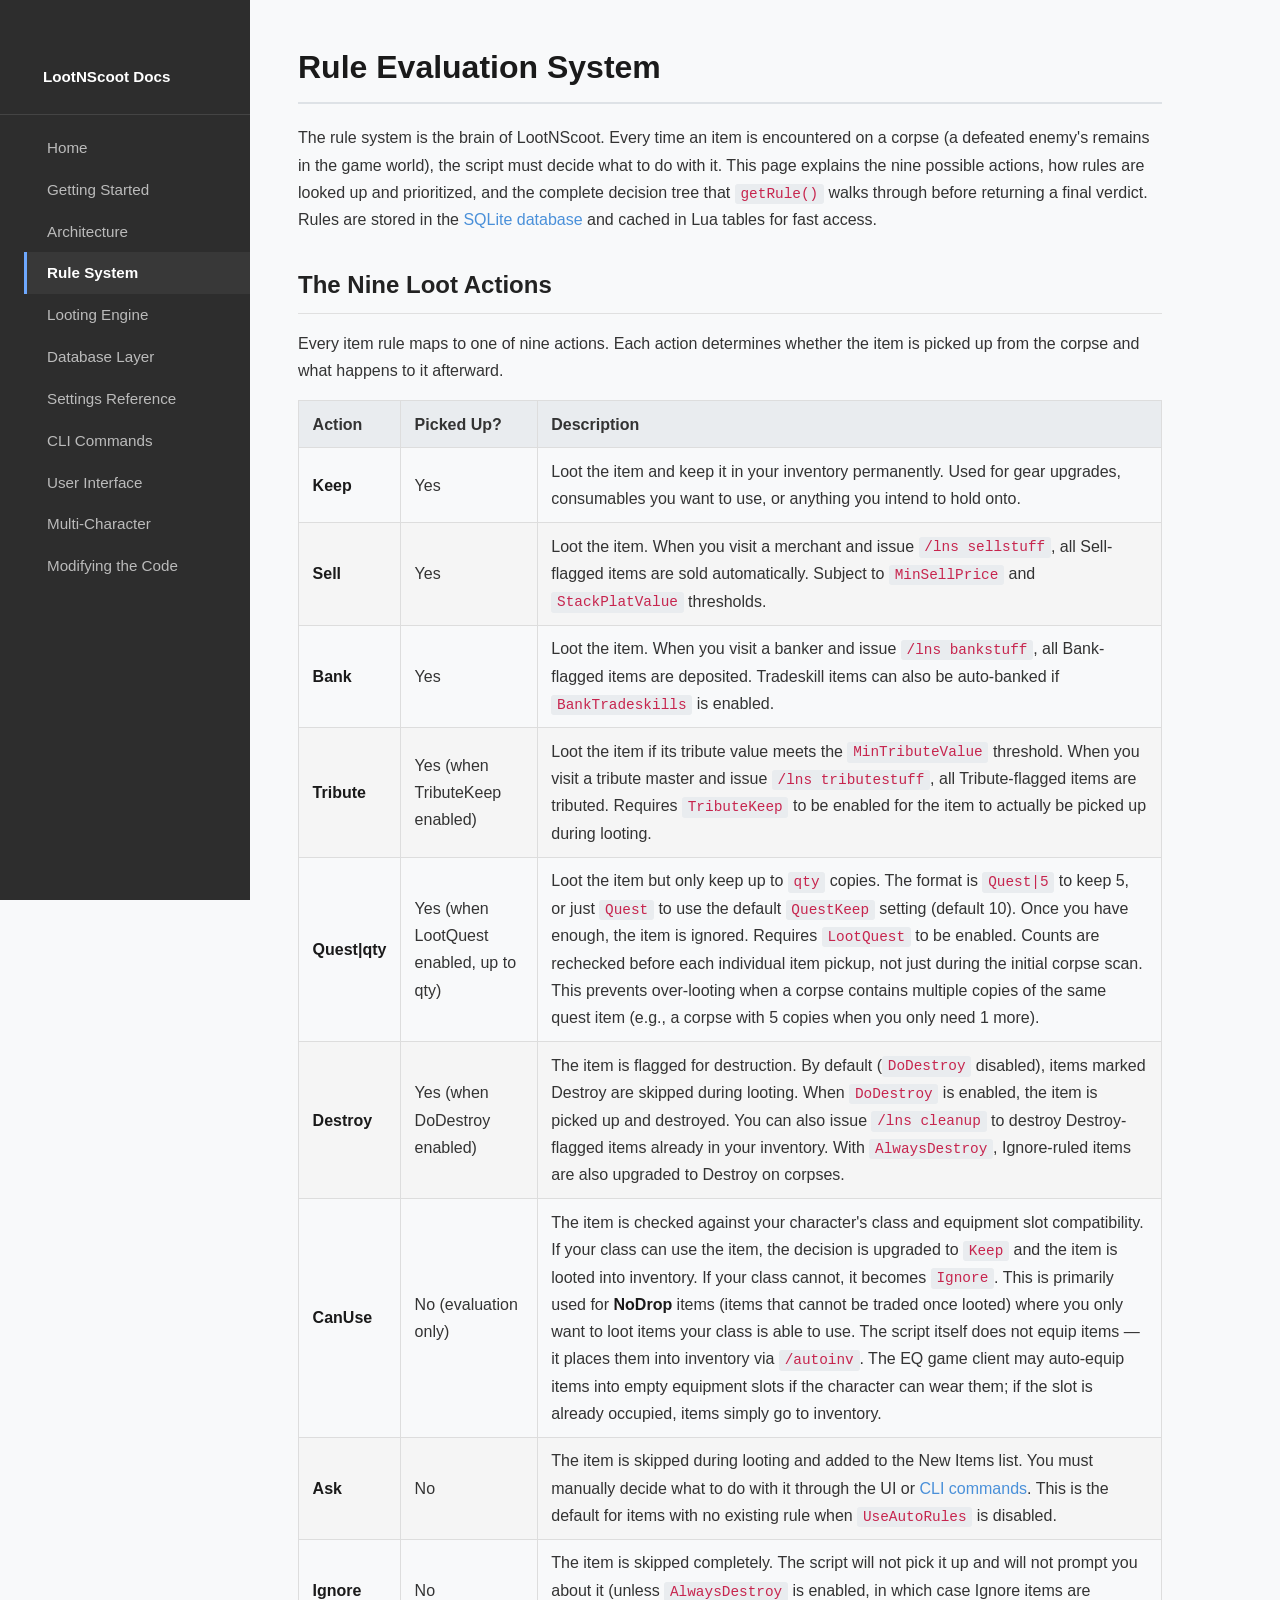
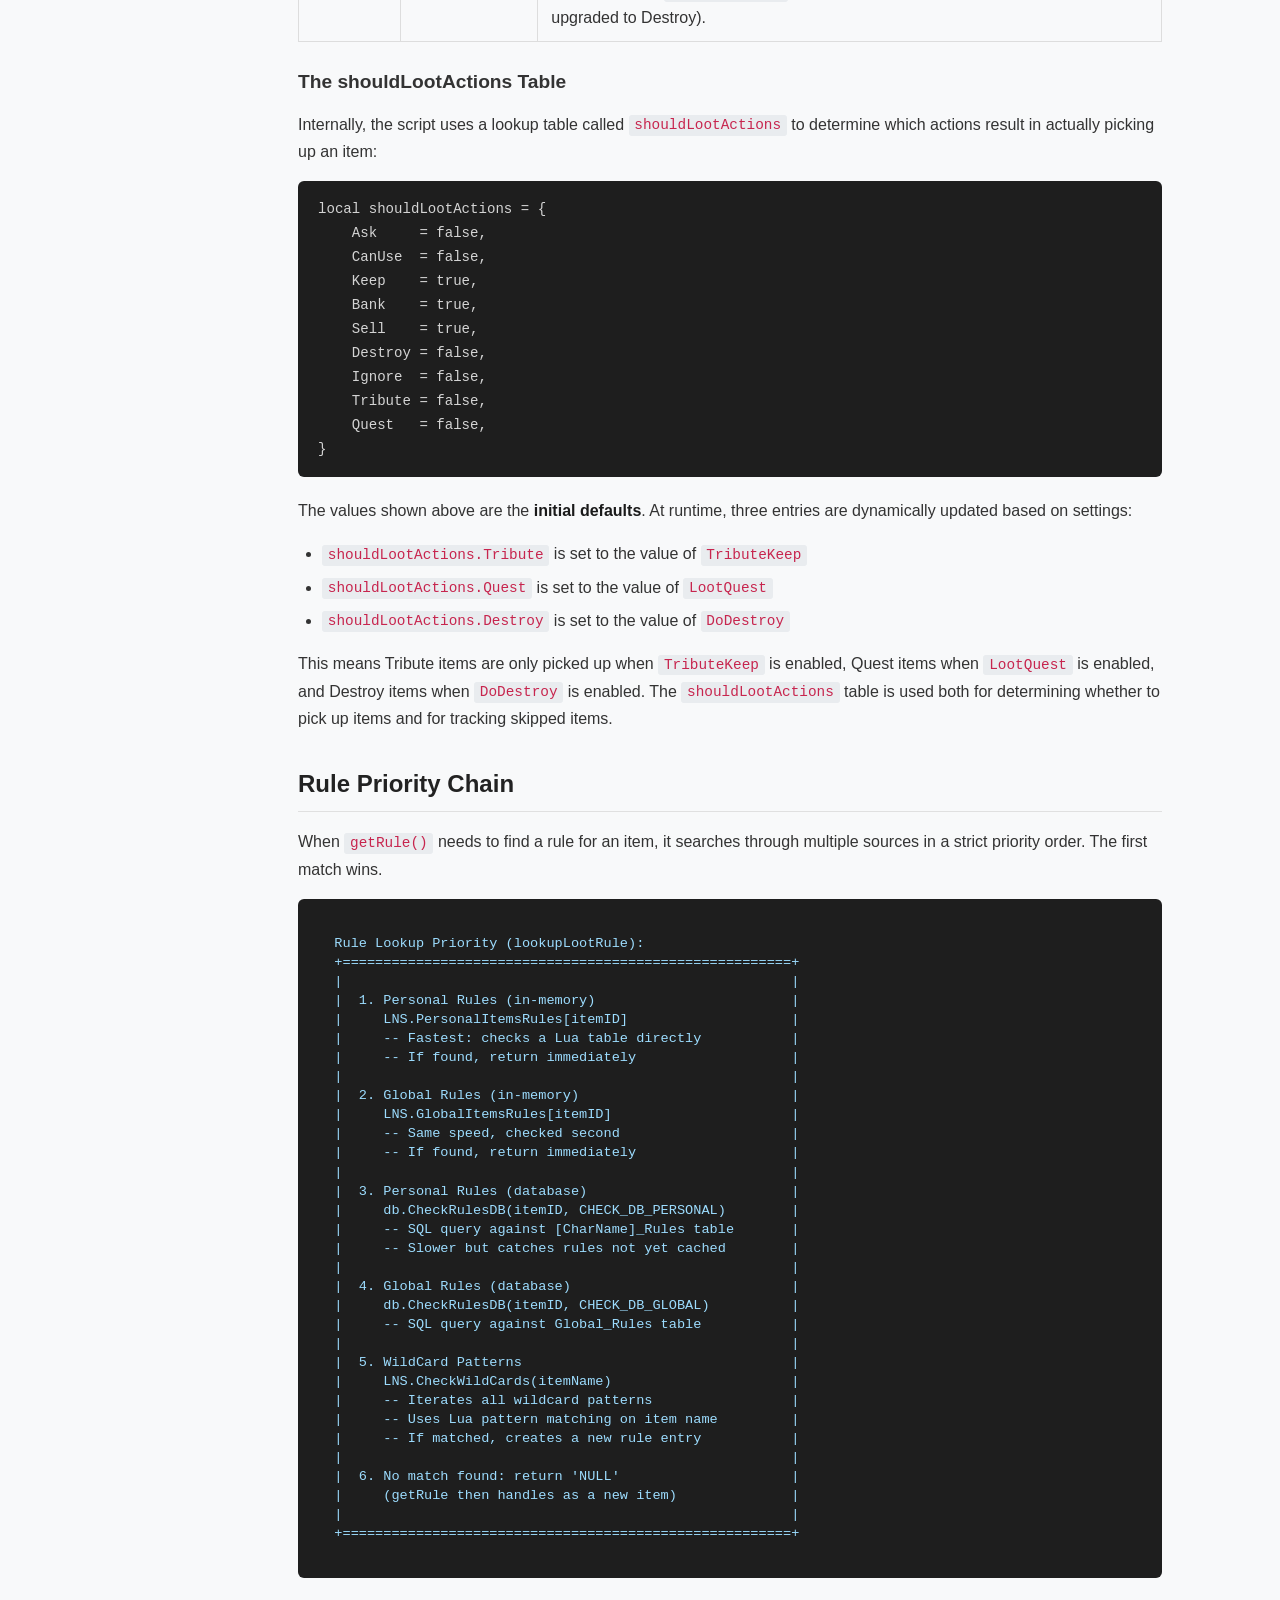
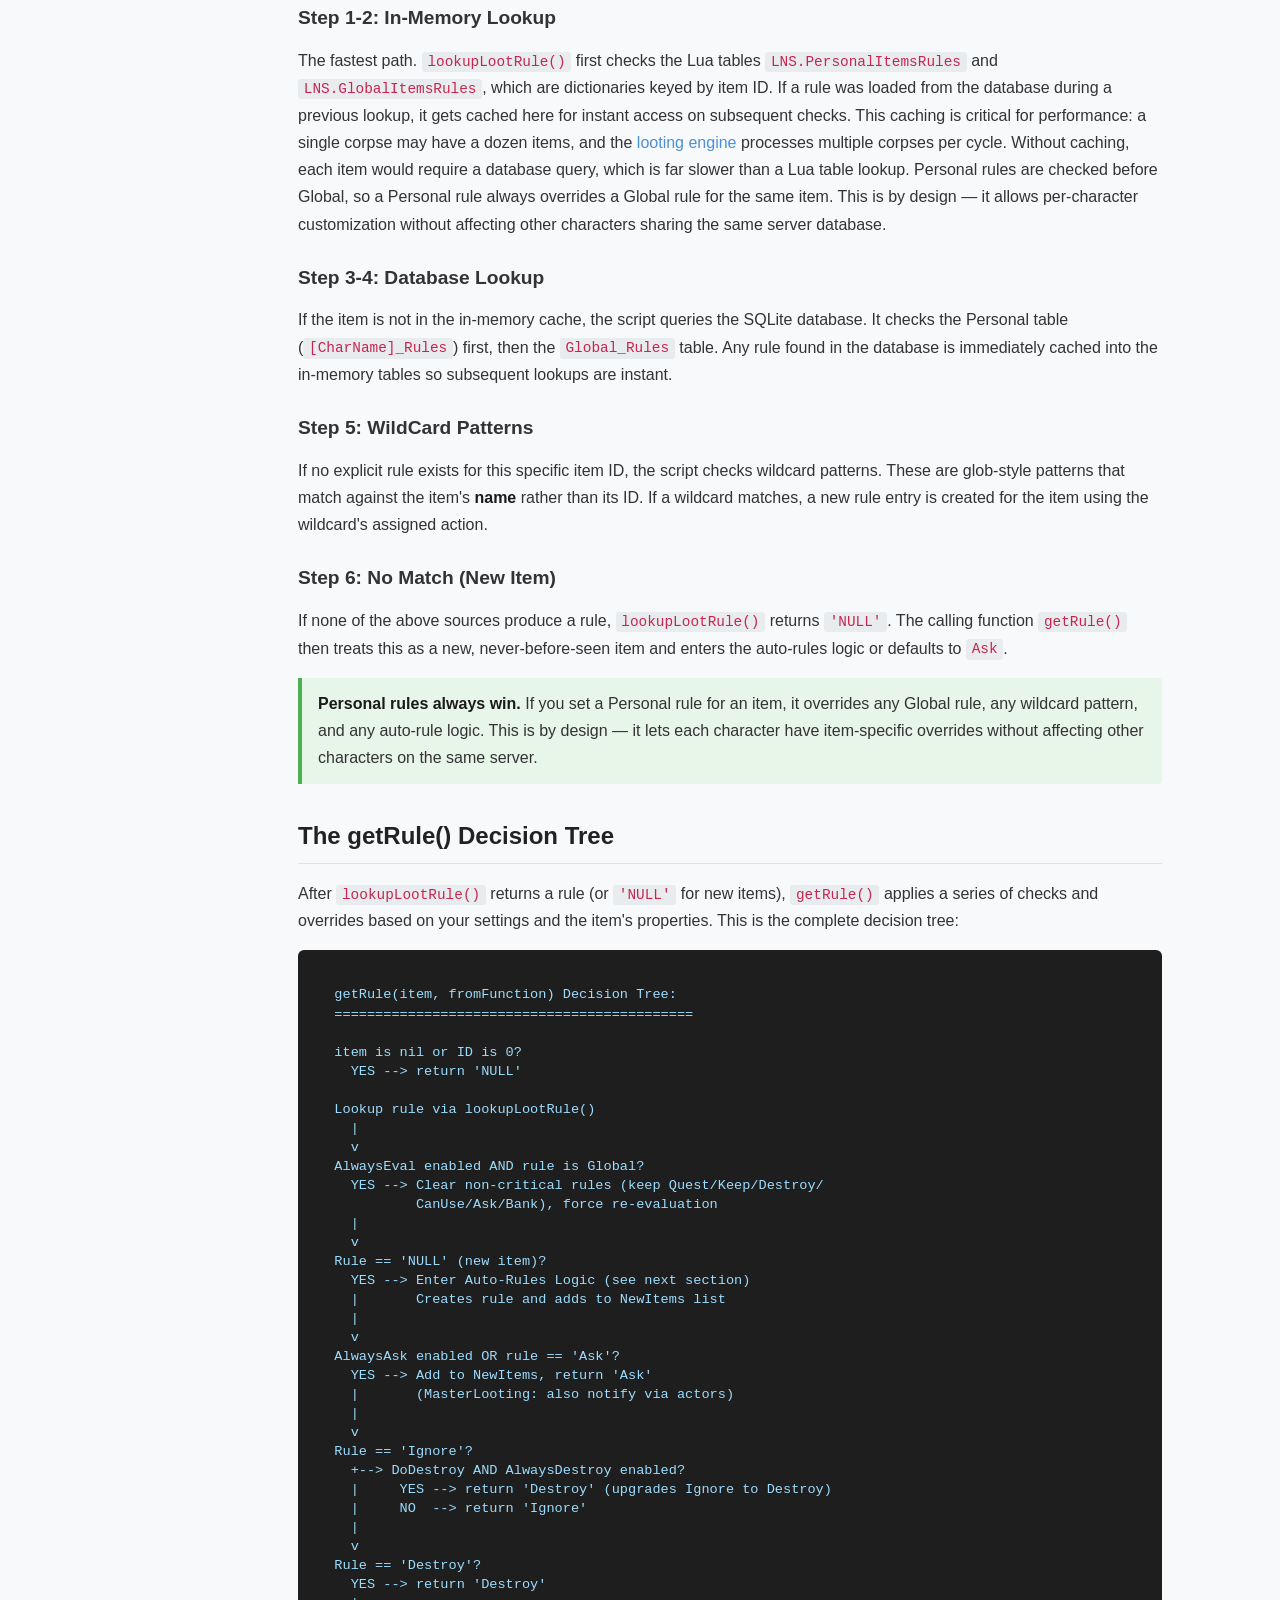
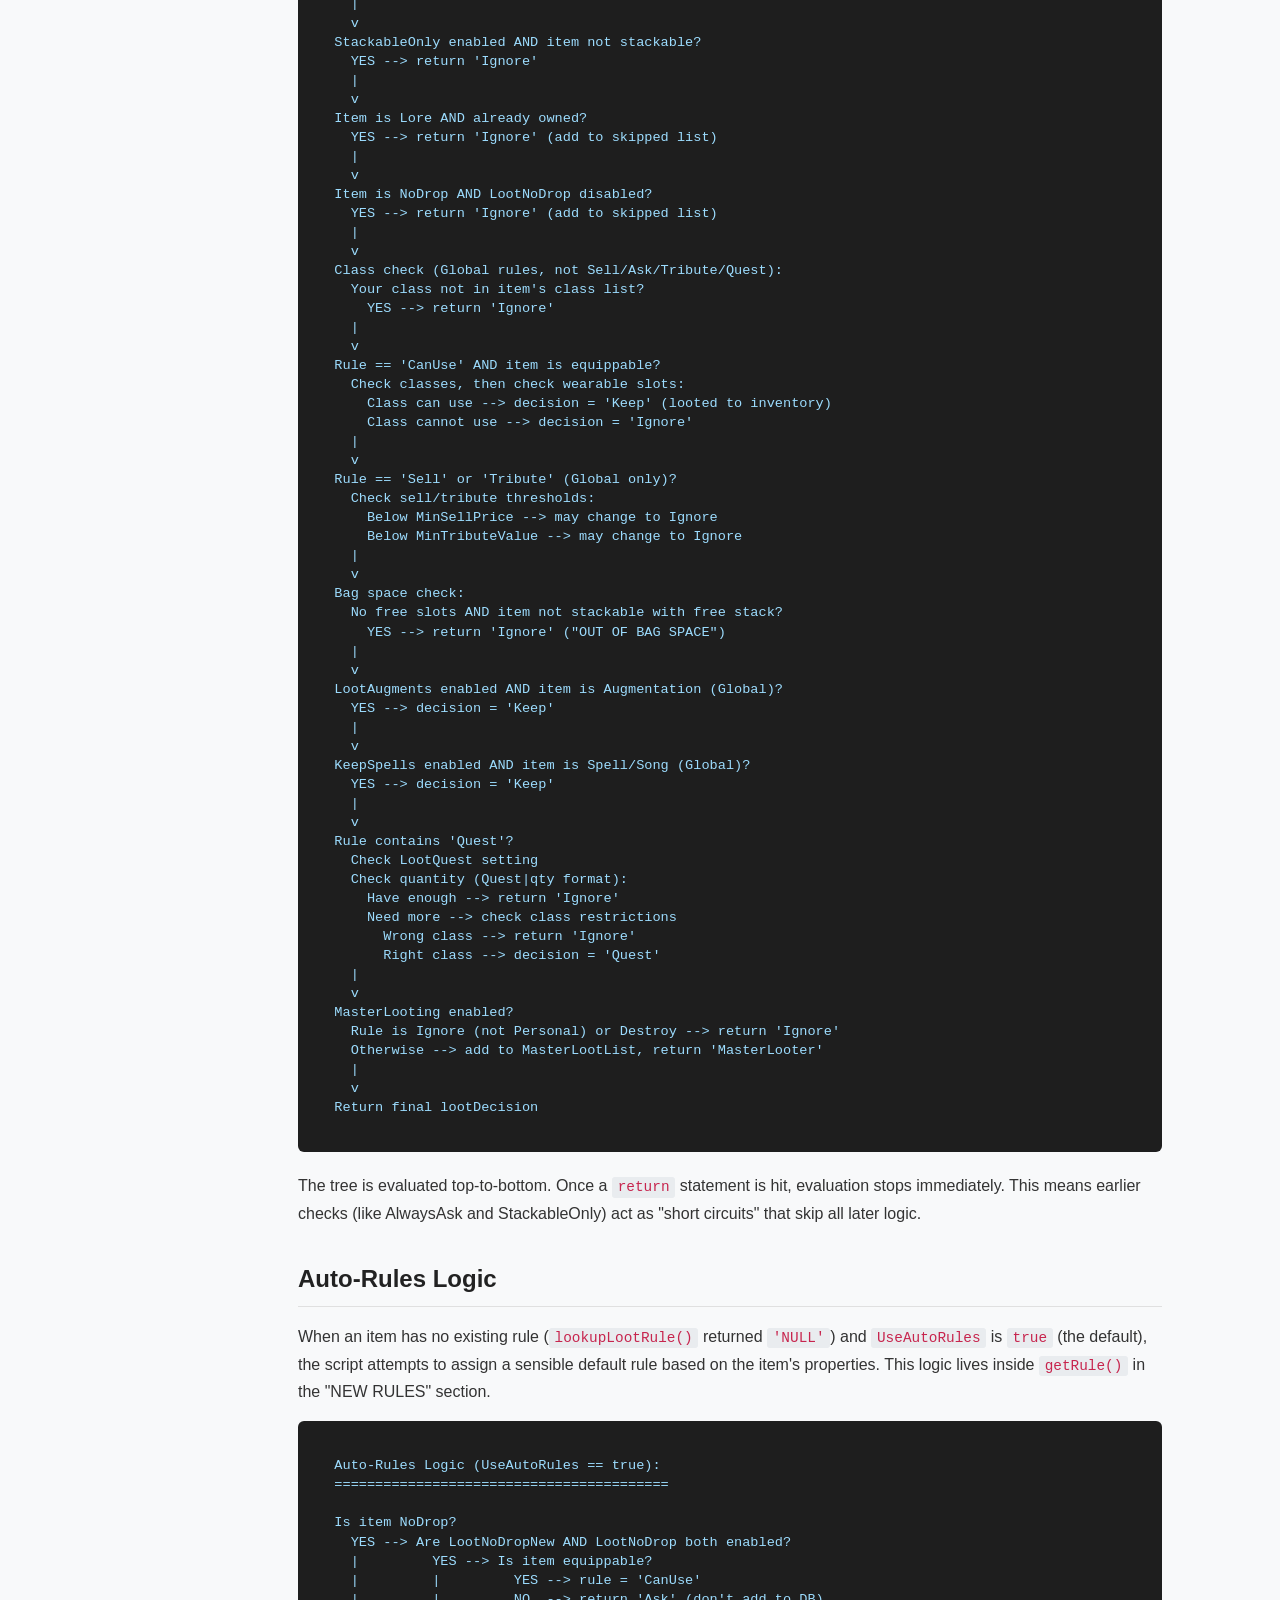
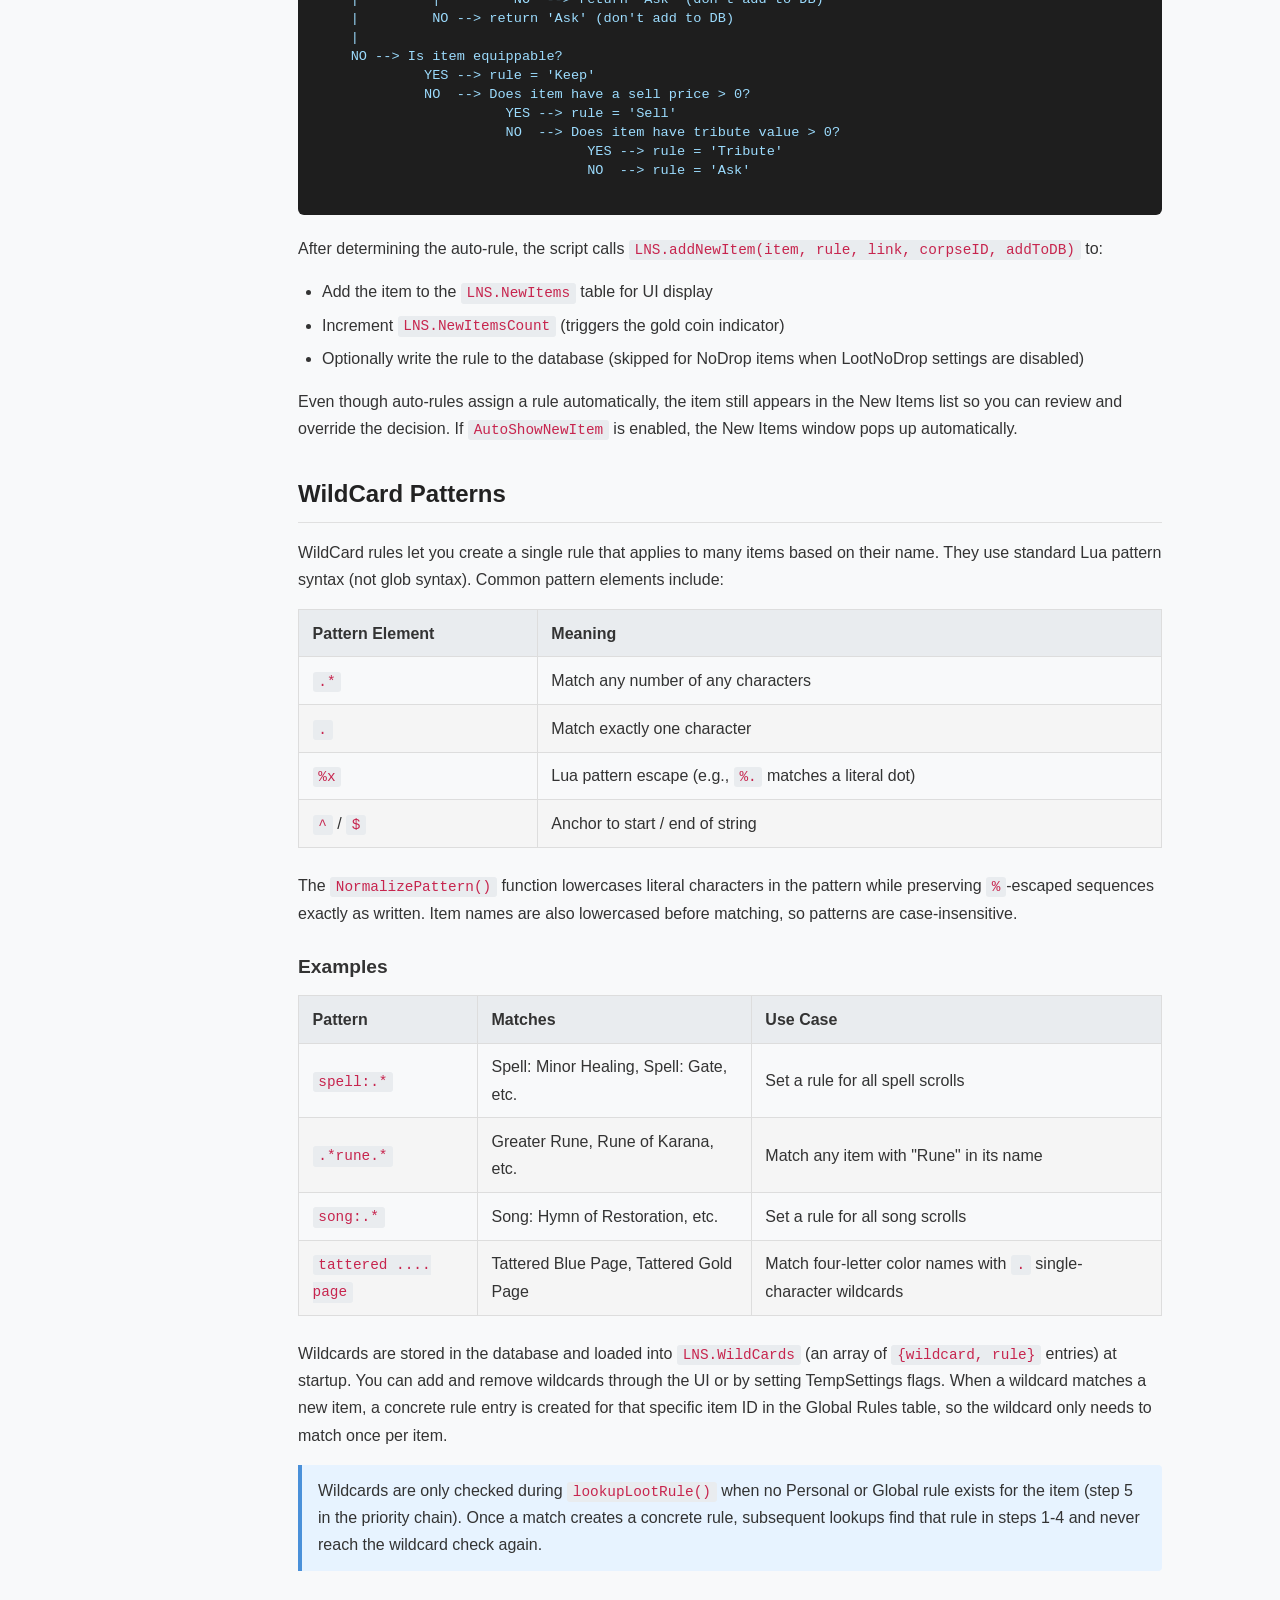
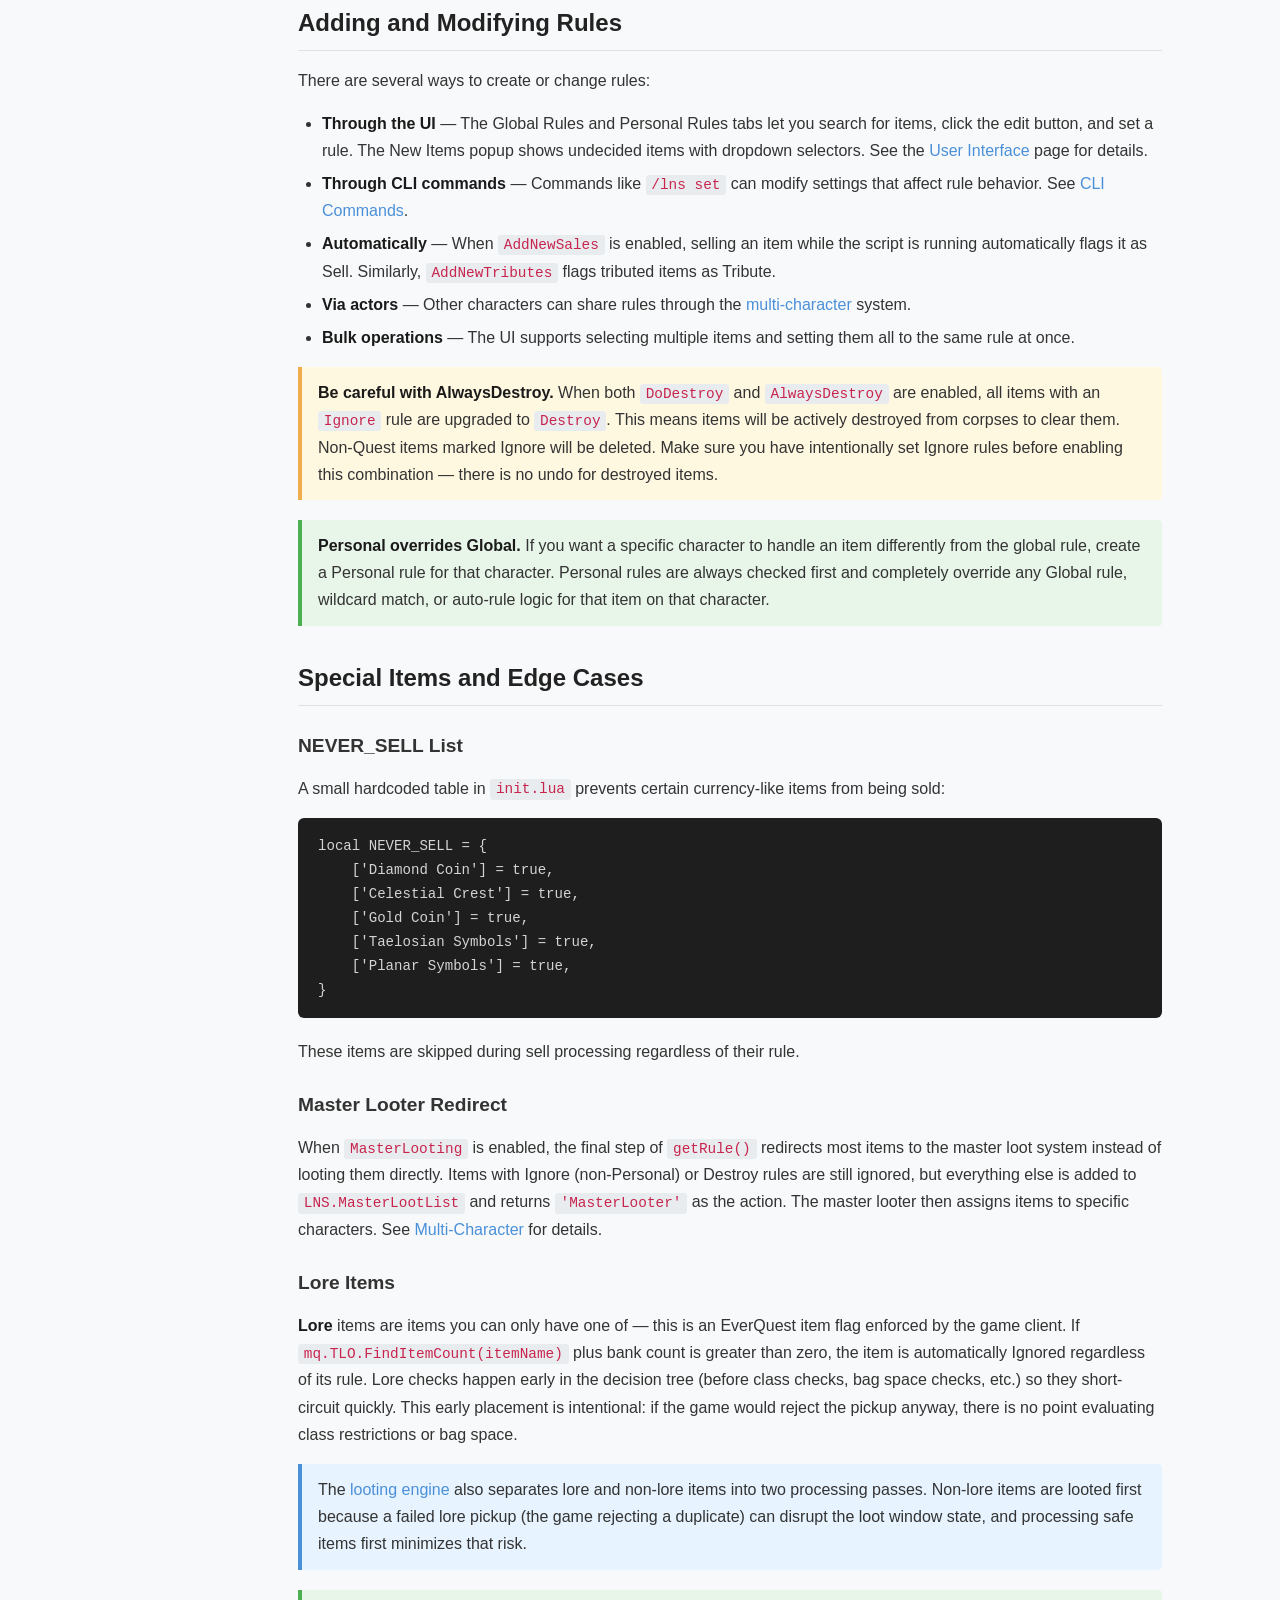
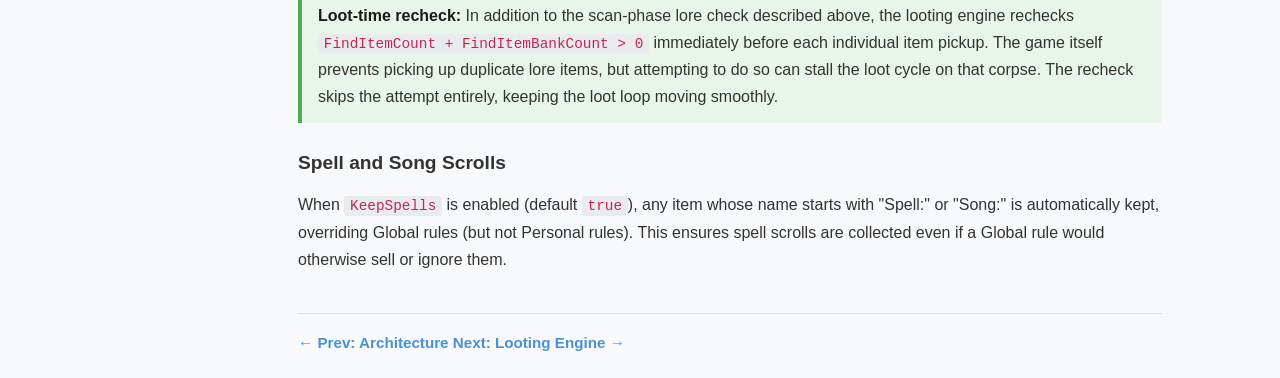
<file: Documentation/rule-system.html>
<!DOCTYPE html>
<html lang="en">
<head>
    <meta charset="UTF-8">
    <meta name="viewport" content="width=device-width, initial-scale=1.0">
    <title>Rule System - LootNScoot Documentation</title>
    <link rel="stylesheet" href="style.css">
</head>
<body>
<nav class="sidebar">
    <h2><a href="index.html" style="color: inherit; text-decoration: none;">LootNScoot Docs</a></h2>
    <ul>
        <li><a href="index.html">Home</a></li>
        <li><a href="getting-started.html">Getting Started</a></li>
        <li><a href="architecture.html">Architecture</a></li>
        <li><a href="rule-system.html" class="active">Rule System</a></li>
        <li><a href="looting-engine.html">Looting Engine</a></li>
        <li><a href="database.html">Database Layer</a></li>
        <li><a href="settings.html">Settings Reference</a></li>
        <li><a href="commands.html">CLI Commands</a></li>
        <li><a href="ui.html">User Interface</a></li>
        <li><a href="multi-character.html">Multi-Character</a></li>
        <li><a href="extending.html">Modifying the Code</a></li>
    </ul>
</nav>
<main class="content">

    <h1>Rule Evaluation System</h1>

    <p>
        The rule system is the brain of LootNScoot. Every time an item is encountered on a
        corpse (a defeated enemy's remains in the game world), the script must decide what
        to do with it. This page explains the nine possible actions, how rules are looked up
        and prioritized, and the complete decision tree that <code>getRule()</code> walks
        through before returning a final verdict. Rules are stored in the
        <a href="database.html">SQLite database</a> and cached in Lua tables for fast access.
    </p>

    <!-- ============================================================ -->
    <h2>The Nine Loot Actions</h2>

    <p>
        Every item rule maps to one of nine actions. Each action determines whether the
        item is picked up from the corpse and what happens to it afterward.
    </p>

    <table>
        <thead>
            <tr>
                <th>Action</th>
                <th>Picked Up?</th>
                <th>Description</th>
            </tr>
        </thead>
        <tbody>
            <tr>
                <td><strong>Keep</strong></td>
                <td>Yes</td>
                <td>
                    Loot the item and keep it in your inventory permanently. Used for
                    gear upgrades, consumables you want to use, or anything you intend
                    to hold onto.
                </td>
            </tr>
            <tr>
                <td><strong>Sell</strong></td>
                <td>Yes</td>
                <td>
                    Loot the item. When you visit a merchant and issue
                    <code>/lns sellstuff</code>, all Sell-flagged items are sold
                    automatically. Subject to <code>MinSellPrice</code> and
                    <code>StackPlatValue</code> thresholds.
                </td>
            </tr>
            <tr>
                <td><strong>Bank</strong></td>
                <td>Yes</td>
                <td>
                    Loot the item. When you visit a banker and issue
                    <code>/lns bankstuff</code>, all Bank-flagged items are deposited.
                    Tradeskill items can also be auto-banked if
                    <code>BankTradeskills</code> is enabled.
                </td>
            </tr>
            <tr>
                <td><strong>Tribute</strong></td>
                <td>Yes (when TributeKeep enabled)</td>
                <td>
                    Loot the item if its tribute value meets the
                    <code>MinTributeValue</code> threshold. When you visit a tribute
                    master and issue <code>/lns tributestuff</code>, all Tribute-flagged
                    items are tributed. Requires <code>TributeKeep</code> to be enabled
                    for the item to actually be picked up during looting.
                </td>
            </tr>
            <tr>
                <td><strong>Quest|qty</strong></td>
                <td>Yes (when LootQuest enabled, up to qty)</td>
                <td>
                    Loot the item but only keep up to <code>qty</code> copies. The format
                    is <code>Quest|5</code> to keep 5, or just <code>Quest</code> to use
                    the default <code>QuestKeep</code> setting (default 10). Once you have
                    enough, the item is ignored. Requires <code>LootQuest</code> to be
                    enabled. Counts are rechecked before each individual item pickup, not
                    just during the initial corpse scan. This prevents over-looting when a
                    corpse contains multiple copies of the same quest item (e.g., a corpse
                    with 5 copies when you only need 1 more).
                </td>
            </tr>
            <tr>
                <td><strong>Destroy</strong></td>
                <td>Yes (when DoDestroy enabled)</td>
                <td>
                    The item is flagged for destruction. By default (<code>DoDestroy</code>
                    disabled), items marked Destroy are skipped during looting. When
                    <code>DoDestroy</code> is enabled, the item is picked up and destroyed.
                    You can also issue <code>/lns cleanup</code> to destroy Destroy-flagged
                    items already in your inventory. With <code>AlwaysDestroy</code>,
                    Ignore-ruled items are also upgraded to Destroy on corpses.
                </td>
            </tr>
            <tr>
                <td><strong>CanUse</strong></td>
                <td>No (evaluation only)</td>
                <td>
                    The item is checked against your character's class and equipment slot
                    compatibility. If your class can use the item, the decision is upgraded
                    to <code>Keep</code> and the item is looted into inventory. If your class
                    cannot, it becomes <code>Ignore</code>. This is primarily used for
                    <strong>NoDrop</strong> items (items that cannot be traded once looted)
                    where you only want to loot items your class is able to use. The script
                    itself does not equip items &mdash; it places them into inventory via
                    <code>/autoinv</code>. The EQ game client may auto-equip items into empty
                    equipment slots if the character can wear them; if the slot is already
                    occupied, items simply go to inventory.
                </td>
            </tr>
            <tr>
                <td><strong>Ask</strong></td>
                <td>No</td>
                <td>
                    The item is skipped during looting and added to the New Items list.
                    You must manually decide what to do with it through the UI or
                    <a href="commands.html">CLI commands</a>. This is the default for
                    items with no existing rule when <code>UseAutoRules</code> is disabled.
                </td>
            </tr>
            <tr>
                <td><strong>Ignore</strong></td>
                <td>No</td>
                <td>
                    The item is skipped completely. The script will not pick it up and will
                    not prompt you about it (unless <code>AlwaysDestroy</code> is enabled,
                    in which case Ignore items are upgraded to Destroy).
                </td>
            </tr>
        </tbody>
    </table>

    <h3>The shouldLootActions Table</h3>

    <p>
        Internally, the script uses a lookup table called <code>shouldLootActions</code> to
        determine which actions result in actually picking up an item:
    </p>

    <pre><code>local shouldLootActions = {
    Ask     = false,
    CanUse  = false,
    Keep    = true,
    Bank    = true,
    Sell    = true,
    Destroy = false,
    Ignore  = false,
    Tribute = false,
    Quest   = false,
}</code></pre>

    <p>
        The values shown above are the <strong>initial defaults</strong>. At runtime, three
        entries are dynamically updated based on settings:
    </p>
    <ul>
        <li><code>shouldLootActions.Tribute</code> is set to the value of <code>TributeKeep</code></li>
        <li><code>shouldLootActions.Quest</code> is set to the value of <code>LootQuest</code></li>
        <li><code>shouldLootActions.Destroy</code> is set to the value of <code>DoDestroy</code></li>
    </ul>
    <p>
        This means Tribute items are only picked up when <code>TributeKeep</code> is enabled,
        Quest items when <code>LootQuest</code> is enabled, and Destroy items when
        <code>DoDestroy</code> is enabled. The <code>shouldLootActions</code> table is used
        both for determining whether to pick up items and for tracking skipped items.
    </p>

    <!-- ============================================================ -->
    <h2>Rule Priority Chain</h2>

    <p>
        When <code>getRule()</code> needs to find a rule for an item, it searches through
        multiple sources in a strict priority order. The first match wins.
    </p>

    <div class="diagram">
  Rule Lookup Priority (lookupLootRule):
  +=======================================================+
  |                                                       |
  |  1. Personal Rules (in-memory)                        |
  |     LNS.PersonalItemsRules[itemID]                    |
  |     -- Fastest: checks a Lua table directly           |
  |     -- If found, return immediately                   |
  |                                                       |
  |  2. Global Rules (in-memory)                          |
  |     LNS.GlobalItemsRules[itemID]                      |
  |     -- Same speed, checked second                     |
  |     -- If found, return immediately                   |
  |                                                       |
  |  3. Personal Rules (database)                         |
  |     db.CheckRulesDB(itemID, CHECK_DB_PERSONAL)        |
  |     -- SQL query against [CharName]_Rules table       |
  |     -- Slower but catches rules not yet cached        |
  |                                                       |
  |  4. Global Rules (database)                           |
  |     db.CheckRulesDB(itemID, CHECK_DB_GLOBAL)          |
  |     -- SQL query against Global_Rules table           |
  |                                                       |
  |  5. WildCard Patterns                                 |
  |     LNS.CheckWildCards(itemName)                      |
  |     -- Iterates all wildcard patterns                 |
  |     -- Uses Lua pattern matching on item name         |
  |     -- If matched, creates a new rule entry           |
  |                                                       |
  |  6. No match found: return 'NULL'                     |
  |     (getRule then handles as a new item)              |
  |                                                       |
  +=======================================================+
    </div>

    <h3>Step 1-2: In-Memory Lookup</h3>

    <p>
        The fastest path. <code>lookupLootRule()</code> first checks the Lua tables
        <code>LNS.PersonalItemsRules</code> and <code>LNS.GlobalItemsRules</code>, which
        are dictionaries keyed by item ID. If a rule was loaded from the database during
        a previous lookup, it gets cached here for instant access on subsequent checks.
        This caching is critical for performance: a single corpse may have a dozen items,
        and the <a href="looting-engine.html">looting engine</a> processes multiple corpses
        per cycle. Without caching, each item would require a database query, which is far
        slower than a Lua table lookup.
        Personal rules are checked before Global, so a Personal rule always overrides
        a Global rule for the same item. This is by design &mdash; it allows per-character
        customization without affecting other characters sharing the same server database.
    </p>

    <h3>Step 3-4: Database Lookup</h3>

    <p>
        If the item is not in the in-memory cache, the script queries the SQLite database.
        It checks the Personal table (<code>[CharName]_Rules</code>) first, then the
        <code>Global_Rules</code> table. Any rule found in the database is immediately
        cached into the in-memory tables so subsequent lookups are instant.
    </p>

    <h3>Step 5: WildCard Patterns</h3>

    <p>
        If no explicit rule exists for this specific item ID, the script checks wildcard
        patterns. These are glob-style patterns that match against the item's
        <strong>name</strong> rather than its ID. If a wildcard matches, a new rule entry
        is created for the item using the wildcard's assigned action.
    </p>

    <h3>Step 6: No Match (New Item)</h3>

    <p>
        If none of the above sources produce a rule, <code>lookupLootRule()</code> returns
        <code>'NULL'</code>. The calling function <code>getRule()</code> then treats this
        as a new, never-before-seen item and enters the auto-rules logic or defaults to
        <code>Ask</code>.
    </p>

    <div class="tip">
        <strong>Personal rules always win.</strong> If you set a Personal rule for an item,
        it overrides any Global rule, any wildcard pattern, and any auto-rule logic. This
        is by design &mdash; it lets each character have item-specific overrides without
        affecting other characters on the same server.
    </div>

    <!-- ============================================================ -->
    <h2>The getRule() Decision Tree</h2>

    <p>
        After <code>lookupLootRule()</code> returns a rule (or <code>'NULL'</code> for new
        items), <code>getRule()</code> applies a series of checks and overrides based on
        your settings and the item's properties. This is the complete decision tree:
    </p>

    <div class="diagram">
  getRule(item, fromFunction) Decision Tree:
  ============================================

  item is nil or ID is 0?
    YES --&gt; return 'NULL'

  Lookup rule via lookupLootRule()
    |
    v
  AlwaysEval enabled AND rule is Global?
    YES --&gt; Clear non-critical rules (keep Quest/Keep/Destroy/
            CanUse/Ask/Bank), force re-evaluation
    |
    v
  Rule == 'NULL' (new item)?
    YES --&gt; Enter Auto-Rules Logic (see next section)
    |       Creates rule and adds to NewItems list
    |
    v
  AlwaysAsk enabled OR rule == 'Ask'?
    YES --&gt; Add to NewItems, return 'Ask'
    |       (MasterLooting: also notify via actors)
    |
    v
  Rule == 'Ignore'?
    +--&gt; DoDestroy AND AlwaysDestroy enabled?
    |     YES --&gt; return 'Destroy' (upgrades Ignore to Destroy)
    |     NO  --&gt; return 'Ignore'
    |
    v
  Rule == 'Destroy'?
    YES --&gt; return 'Destroy'
    |
    v
  StackableOnly enabled AND item not stackable?
    YES --&gt; return 'Ignore'
    |
    v
  Item is Lore AND already owned?
    YES --&gt; return 'Ignore' (add to skipped list)
    |
    v
  Item is NoDrop AND LootNoDrop disabled?
    YES --&gt; return 'Ignore' (add to skipped list)
    |
    v
  Class check (Global rules, not Sell/Ask/Tribute/Quest):
    Your class not in item's class list?
      YES --&gt; return 'Ignore'
    |
    v
  Rule == 'CanUse' AND item is equippable?
    Check classes, then check wearable slots:
      Class can use --&gt; decision = 'Keep' (looted to inventory)
      Class cannot use --&gt; decision = 'Ignore'
    |
    v
  Rule == 'Sell' or 'Tribute' (Global only)?
    Check sell/tribute thresholds:
      Below MinSellPrice --&gt; may change to Ignore
      Below MinTributeValue --&gt; may change to Ignore
    |
    v
  Bag space check:
    No free slots AND item not stackable with free stack?
      YES --&gt; return 'Ignore' ("OUT OF BAG SPACE")
    |
    v
  LootAugments enabled AND item is Augmentation (Global)?
    YES --&gt; decision = 'Keep'
    |
    v
  KeepSpells enabled AND item is Spell/Song (Global)?
    YES --&gt; decision = 'Keep'
    |
    v
  Rule contains 'Quest'?
    Check LootQuest setting
    Check quantity (Quest|qty format):
      Have enough --&gt; return 'Ignore'
      Need more --&gt; check class restrictions
        Wrong class --&gt; return 'Ignore'
        Right class --&gt; decision = 'Quest'
    |
    v
  MasterLooting enabled?
    Rule is Ignore (not Personal) or Destroy --&gt; return 'Ignore'
    Otherwise --&gt; add to MasterLootList, return 'MasterLooter'
    |
    v
  Return final lootDecision
    </div>

    <p>
        The tree is evaluated top-to-bottom. Once a <code>return</code> statement is hit,
        evaluation stops immediately. This means earlier checks (like AlwaysAsk and
        StackableOnly) act as "short circuits" that skip all later logic.
    </p>

    <!-- ============================================================ -->
    <h2>Auto-Rules Logic</h2>

    <p>
        When an item has no existing rule (<code>lookupLootRule()</code> returned
        <code>'NULL'</code>) and <code>UseAutoRules</code> is <code>true</code> (the
        default), the script attempts to assign a sensible default rule based on the
        item's properties. This logic lives inside <code>getRule()</code> in the
        "NEW RULES" section.
    </p>

    <div class="diagram">
  Auto-Rules Logic (UseAutoRules == true):
  =========================================

  Is item NoDrop?
    YES --&gt; Are LootNoDropNew AND LootNoDrop both enabled?
    |         YES --&gt; Is item equippable?
    |         |         YES --&gt; rule = 'CanUse'
    |         |         NO  --&gt; return 'Ask' (don't add to DB)
    |         NO --&gt; return 'Ask' (don't add to DB)
    |
    NO --&gt; Is item equippable?
             YES --&gt; rule = 'Keep'
             NO  --&gt; Does item have a sell price &gt; 0?
                       YES --&gt; rule = 'Sell'
                       NO  --&gt; Does item have tribute value &gt; 0?
                                 YES --&gt; rule = 'Tribute'
                                 NO  --&gt; rule = 'Ask'
    </div>

    <p>
        After determining the auto-rule, the script calls
        <code>LNS.addNewItem(item, rule, link, corpseID, addToDB)</code> to:
    </p>

    <ul>
        <li>Add the item to the <code>LNS.NewItems</code> table for UI display</li>
        <li>Increment <code>LNS.NewItemsCount</code> (triggers the gold coin indicator)</li>
        <li>Optionally write the rule to the database (skipped for NoDrop items when
            LootNoDrop settings are disabled)</li>
    </ul>

    <p>
        Even though auto-rules assign a rule automatically, the item still appears in the
        New Items list so you can review and override the decision. If
        <code>AutoShowNewItem</code> is enabled, the New Items window pops up
        automatically.
    </p>

    <!-- ============================================================ -->
    <h2>WildCard Patterns</h2>

    <p>
        WildCard rules let you create a single rule that applies to many items based on
        their name. They use standard Lua pattern syntax (not glob syntax). Common pattern
        elements include:
    </p>

    <table>
        <thead>
            <tr>
                <th>Pattern Element</th>
                <th>Meaning</th>
            </tr>
        </thead>
        <tbody>
            <tr>
                <td><code>.*</code></td>
                <td>Match any number of any characters</td>
            </tr>
            <tr>
                <td><code>.</code></td>
                <td>Match exactly one character</td>
            </tr>
            <tr>
                <td><code>%x</code></td>
                <td>Lua pattern escape (e.g., <code>%.</code> matches a literal dot)</td>
            </tr>
            <tr>
                <td><code>^</code> / <code>$</code></td>
                <td>Anchor to start / end of string</td>
            </tr>
        </tbody>
    </table>

    <p>
        The <code>NormalizePattern()</code> function lowercases literal characters in the
        pattern while preserving <code>%</code>-escaped sequences exactly as written.
        Item names are also lowercased before matching, so patterns are case-insensitive.
    </p>

    <h3>Examples</h3>

    <table>
        <thead>
            <tr>
                <th>Pattern</th>
                <th>Matches</th>
                <th>Use Case</th>
            </tr>
        </thead>
        <tbody>
            <tr>
                <td><code>spell:.*</code></td>
                <td>Spell: Minor Healing, Spell: Gate, etc.</td>
                <td>Set a rule for all spell scrolls</td>
            </tr>
            <tr>
                <td><code>.*rune.*</code></td>
                <td>Greater Rune, Rune of Karana, etc.</td>
                <td>Match any item with "Rune" in its name</td>
            </tr>
            <tr>
                <td><code>song:.*</code></td>
                <td>Song: Hymn of Restoration, etc.</td>
                <td>Set a rule for all song scrolls</td>
            </tr>
            <tr>
                <td><code>tattered .... page</code></td>
                <td>Tattered Blue Page, Tattered Gold Page</td>
                <td>Match four-letter color names with <code>.</code> single-character wildcards</td>
            </tr>
        </tbody>
    </table>

    <p>
        Wildcards are stored in the database and loaded into <code>LNS.WildCards</code>
        (an array of <code>{wildcard, rule}</code> entries) at startup. You can add and
        remove wildcards through the UI or by setting TempSettings flags. When a wildcard
        matches a new item, a concrete rule entry is created for that specific item ID
        in the Global Rules table, so the wildcard only needs to match once per item.
    </p>

    <div class="note">
        Wildcards are only checked during <code>lookupLootRule()</code> when no Personal
        or Global rule exists for the item (step 5 in the priority chain). Once a match
        creates a concrete rule, subsequent lookups find that rule in steps 1-4 and never
        reach the wildcard check again.
    </div>

    <!-- ============================================================ -->
    <h2>Adding and Modifying Rules</h2>

    <p>
        There are several ways to create or change rules:
    </p>

    <ul>
        <li>
            <strong>Through the UI</strong> &mdash; The Global Rules and Personal Rules
            tabs let you search for items, click the edit button, and set a rule. The
            New Items popup shows undecided items with dropdown selectors. See the
            <a href="ui.html">User Interface</a> page for details.
        </li>
        <li>
            <strong>Through CLI commands</strong> &mdash; Commands like
            <code>/lns set</code> can modify settings that affect rule behavior. See
            <a href="commands.html">CLI Commands</a>.
        </li>
        <li>
            <strong>Automatically</strong> &mdash; When <code>AddNewSales</code> is
            enabled, selling an item while the script is running automatically flags it
            as Sell. Similarly, <code>AddNewTributes</code> flags tributed items as
            Tribute.
        </li>
        <li>
            <strong>Via actors</strong> &mdash; Other characters can share rules through
            the <a href="multi-character.html">multi-character</a> system.
        </li>
        <li>
            <strong>Bulk operations</strong> &mdash; The UI supports selecting multiple
            items and setting them all to the same rule at once.
        </li>
    </ul>

    <div class="warning">
        <strong>Be careful with AlwaysDestroy.</strong> When both <code>DoDestroy</code>
        and <code>AlwaysDestroy</code> are enabled, all items with an <code>Ignore</code>
        rule are upgraded to <code>Destroy</code>. This means items will be actively
        destroyed from corpses to clear them. Non-Quest items marked Ignore will be
        deleted. Make sure you have intentionally set Ignore rules before enabling this
        combination &mdash; there is no undo for destroyed items.
    </div>

    <div class="tip">
        <strong>Personal overrides Global.</strong> If you want a specific character to
        handle an item differently from the global rule, create a Personal rule for that
        character. Personal rules are always checked first and completely override any
        Global rule, wildcard match, or auto-rule logic for that item on that character.
    </div>

    <!-- ============================================================ -->
    <h2>Special Items and Edge Cases</h2>

    <h3>NEVER_SELL List</h3>

    <p>
        A small hardcoded table in <code>init.lua</code> prevents certain currency-like
        items from being sold:
    </p>

    <pre><code>local NEVER_SELL = {
    ['Diamond Coin'] = true,
    ['Celestial Crest'] = true,
    ['Gold Coin'] = true,
    ['Taelosian Symbols'] = true,
    ['Planar Symbols'] = true,
}</code></pre>

    <p>
        These items are skipped during sell processing regardless of their rule.
    </p>

    <h3>Master Looter Redirect</h3>

    <p>
        When <code>MasterLooting</code> is enabled, the final step of
        <code>getRule()</code> redirects most items to the master loot system instead of
        looting them directly. Items with Ignore (non-Personal) or Destroy rules are still
        ignored, but everything else is added to <code>LNS.MasterLootList</code> and
        returns <code>'MasterLooter'</code> as the action. The master looter then assigns
        items to specific characters. See
        <a href="multi-character.html">Multi-Character</a> for details.
    </p>

    <h3>Lore Items</h3>

    <p>
        <strong>Lore</strong> items are items you can only have one of &mdash; this is an
        EverQuest item flag enforced by the game client. If
        <code>mq.TLO.FindItemCount(itemName)</code> plus bank count is greater than zero,
        the item is automatically Ignored regardless of its rule. Lore checks happen early
        in the decision tree (before class checks, bag space checks, etc.) so they
        short-circuit quickly. This early placement is intentional: if the game would
        reject the pickup anyway, there is no point evaluating class restrictions or bag
        space.
    </p>

    <div class="note">
        The <a href="looting-engine.html">looting engine</a> also separates lore and
        non-lore items into two processing passes. Non-lore items are looted first because
        a failed lore pickup (the game rejecting a duplicate) can disrupt the loot window
        state, and processing safe items first minimizes that risk.
    </div>

    <div class="tip">
        <strong>Loot-time recheck:</strong> In addition to the scan-phase lore check described
        above, the looting engine rechecks <code>FindItemCount + FindItemBankCount &gt; 0</code>
        immediately before each individual item pickup. The game itself prevents picking up
        duplicate lore items, but attempting to do so can stall the loot cycle on that corpse.
        The recheck skips the attempt entirely, keeping the loot loop moving smoothly.
    </div>

    <h3>Spell and Song Scrolls</h3>

    <p>
        When <code>KeepSpells</code> is enabled (default <code>true</code>), any item
        whose name starts with "Spell:" or "Song:" is automatically kept, overriding
        Global rules (but not Personal rules). This ensures spell scrolls are collected
        even if a Global rule would otherwise sell or ignore them.
    </p>

    <div class="page-nav">
        <a href="architecture.html">&larr; Prev: Architecture</a>
        <a href="looting-engine.html">Next: Looting Engine &rarr;</a>
    </div>
</main>
</body>
</html>
</file>
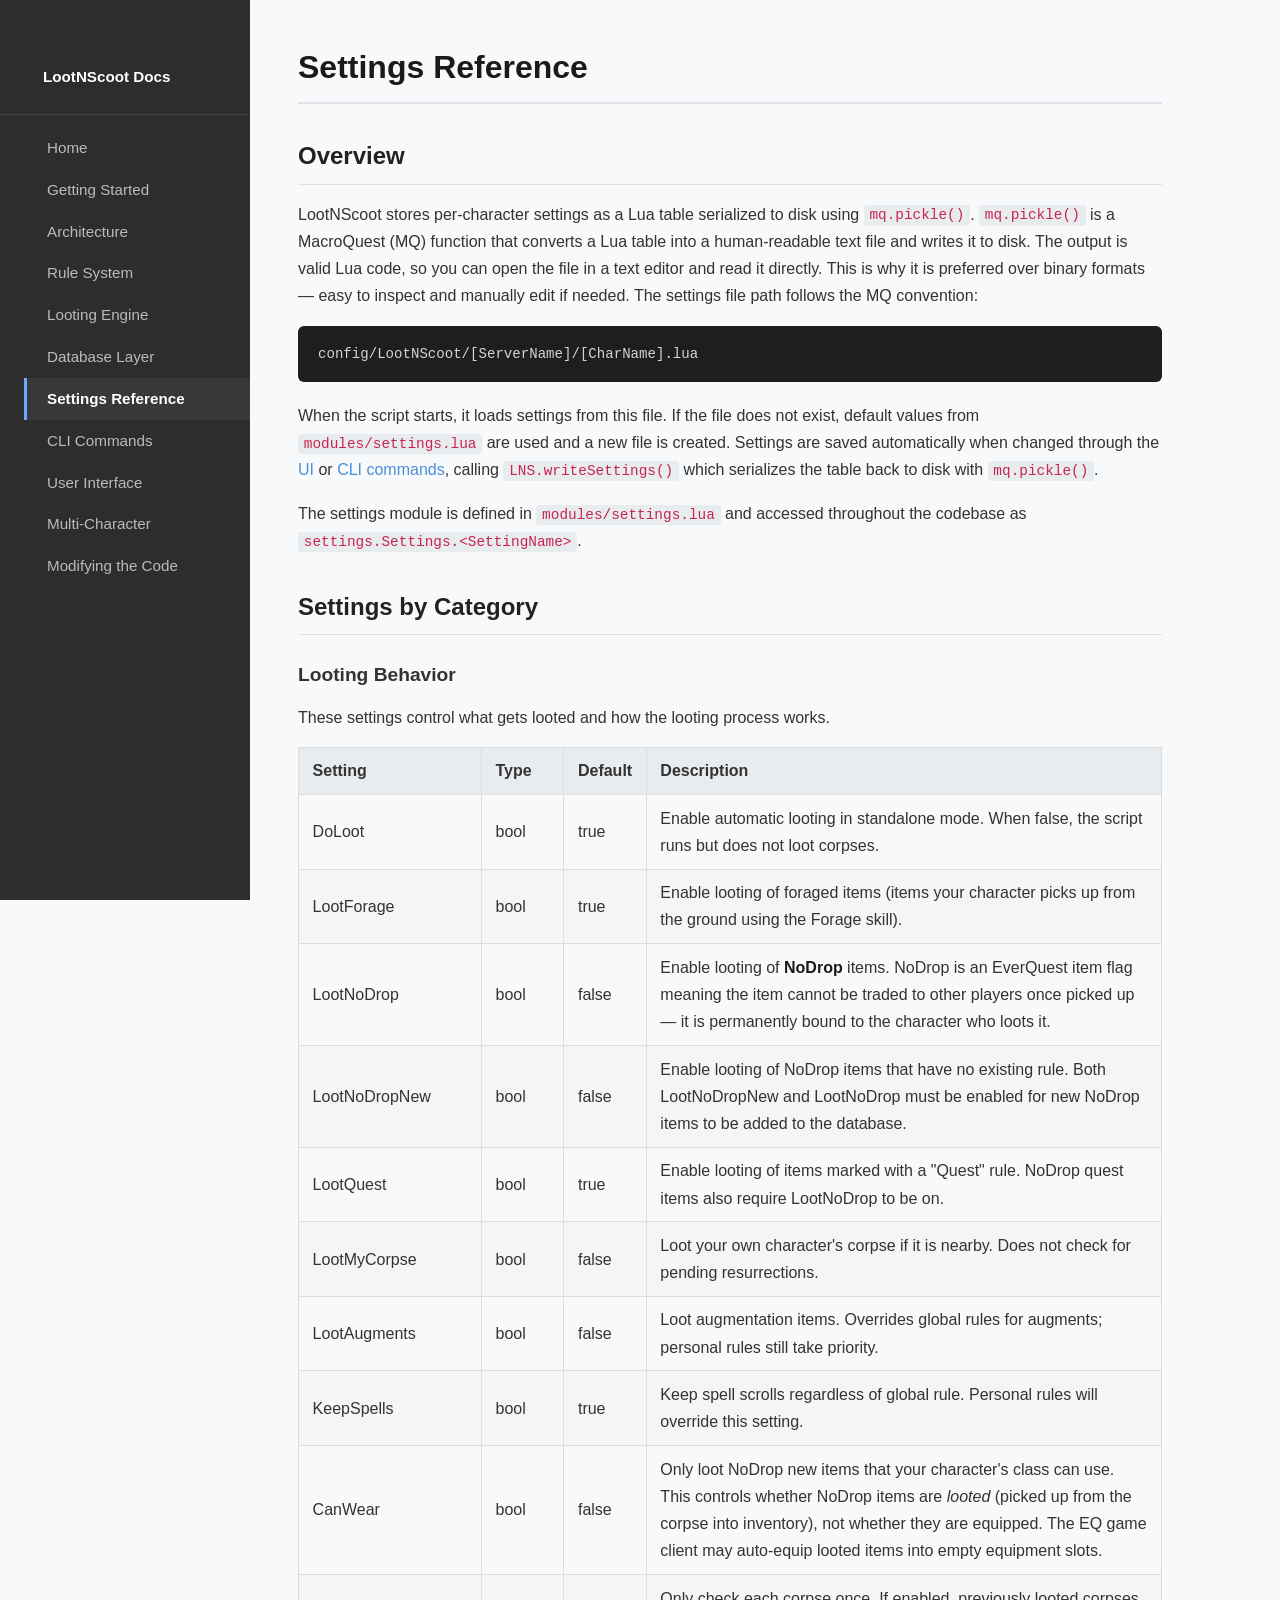
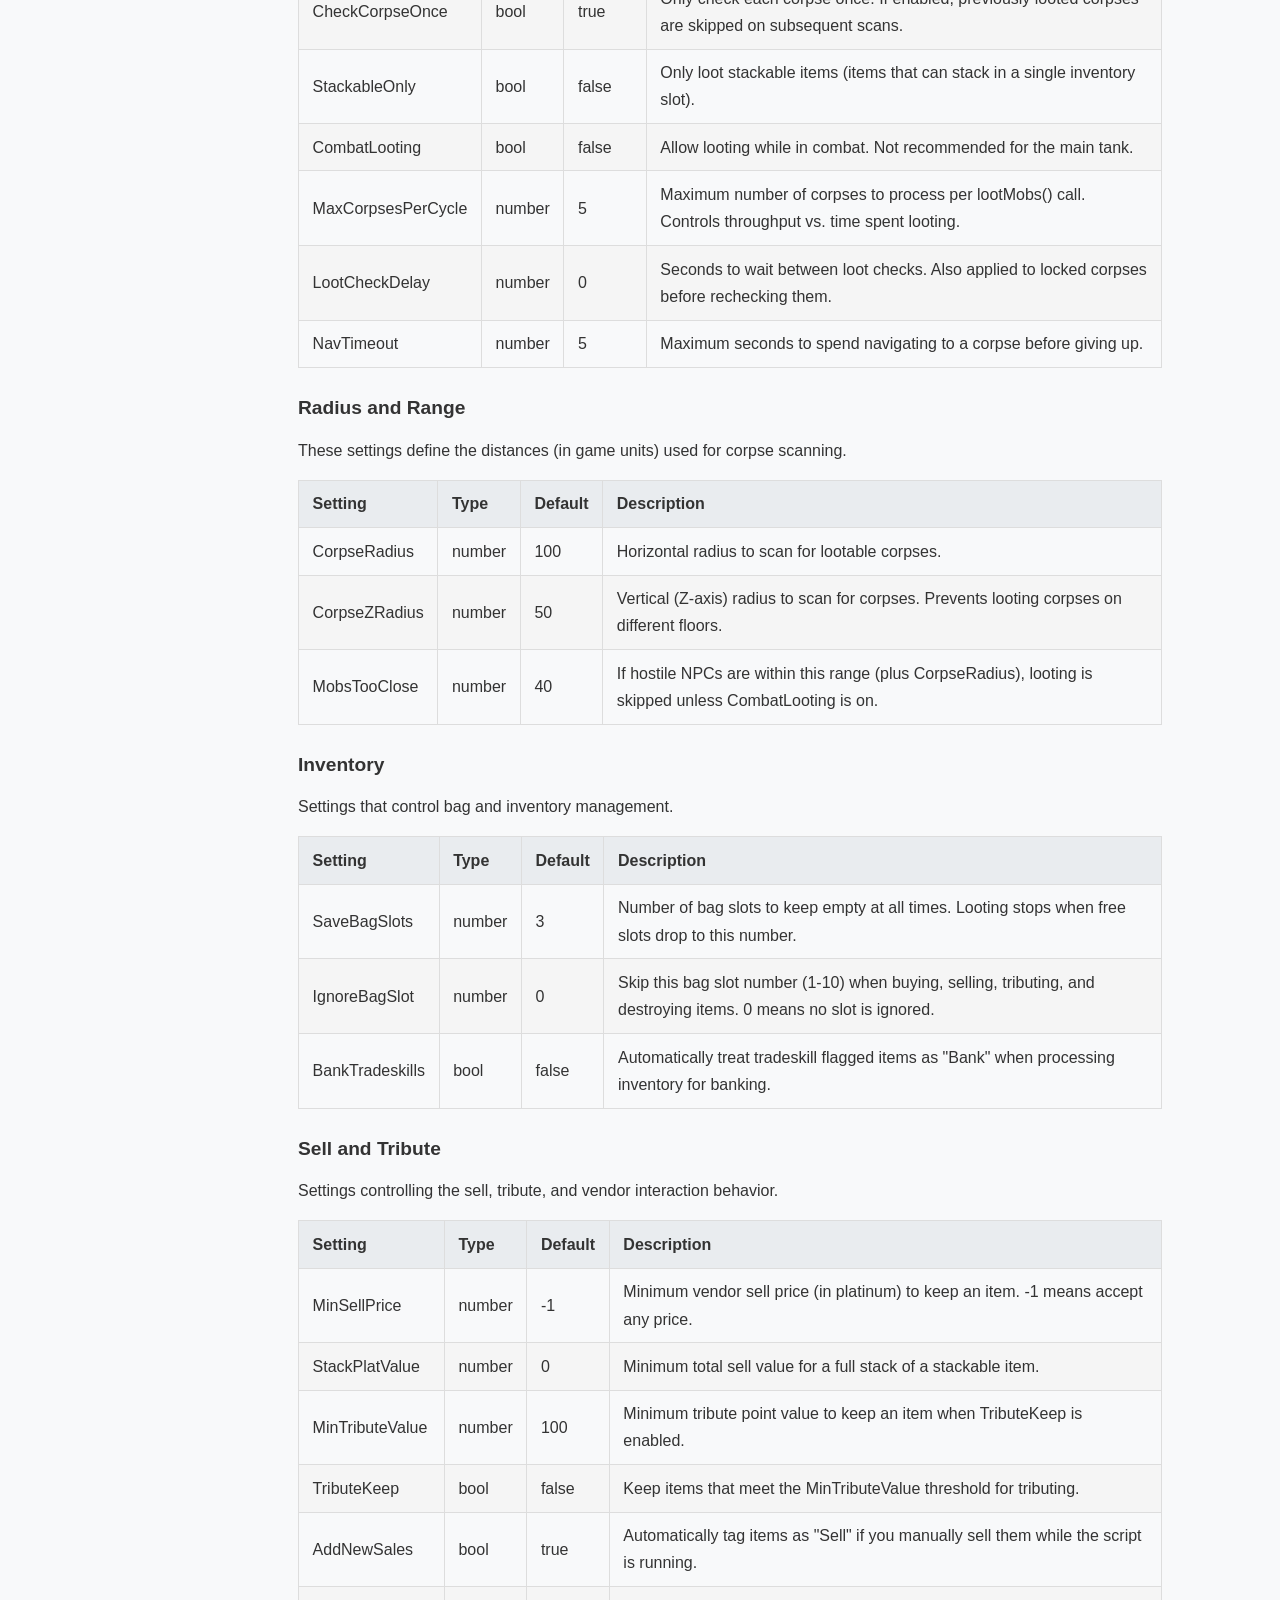
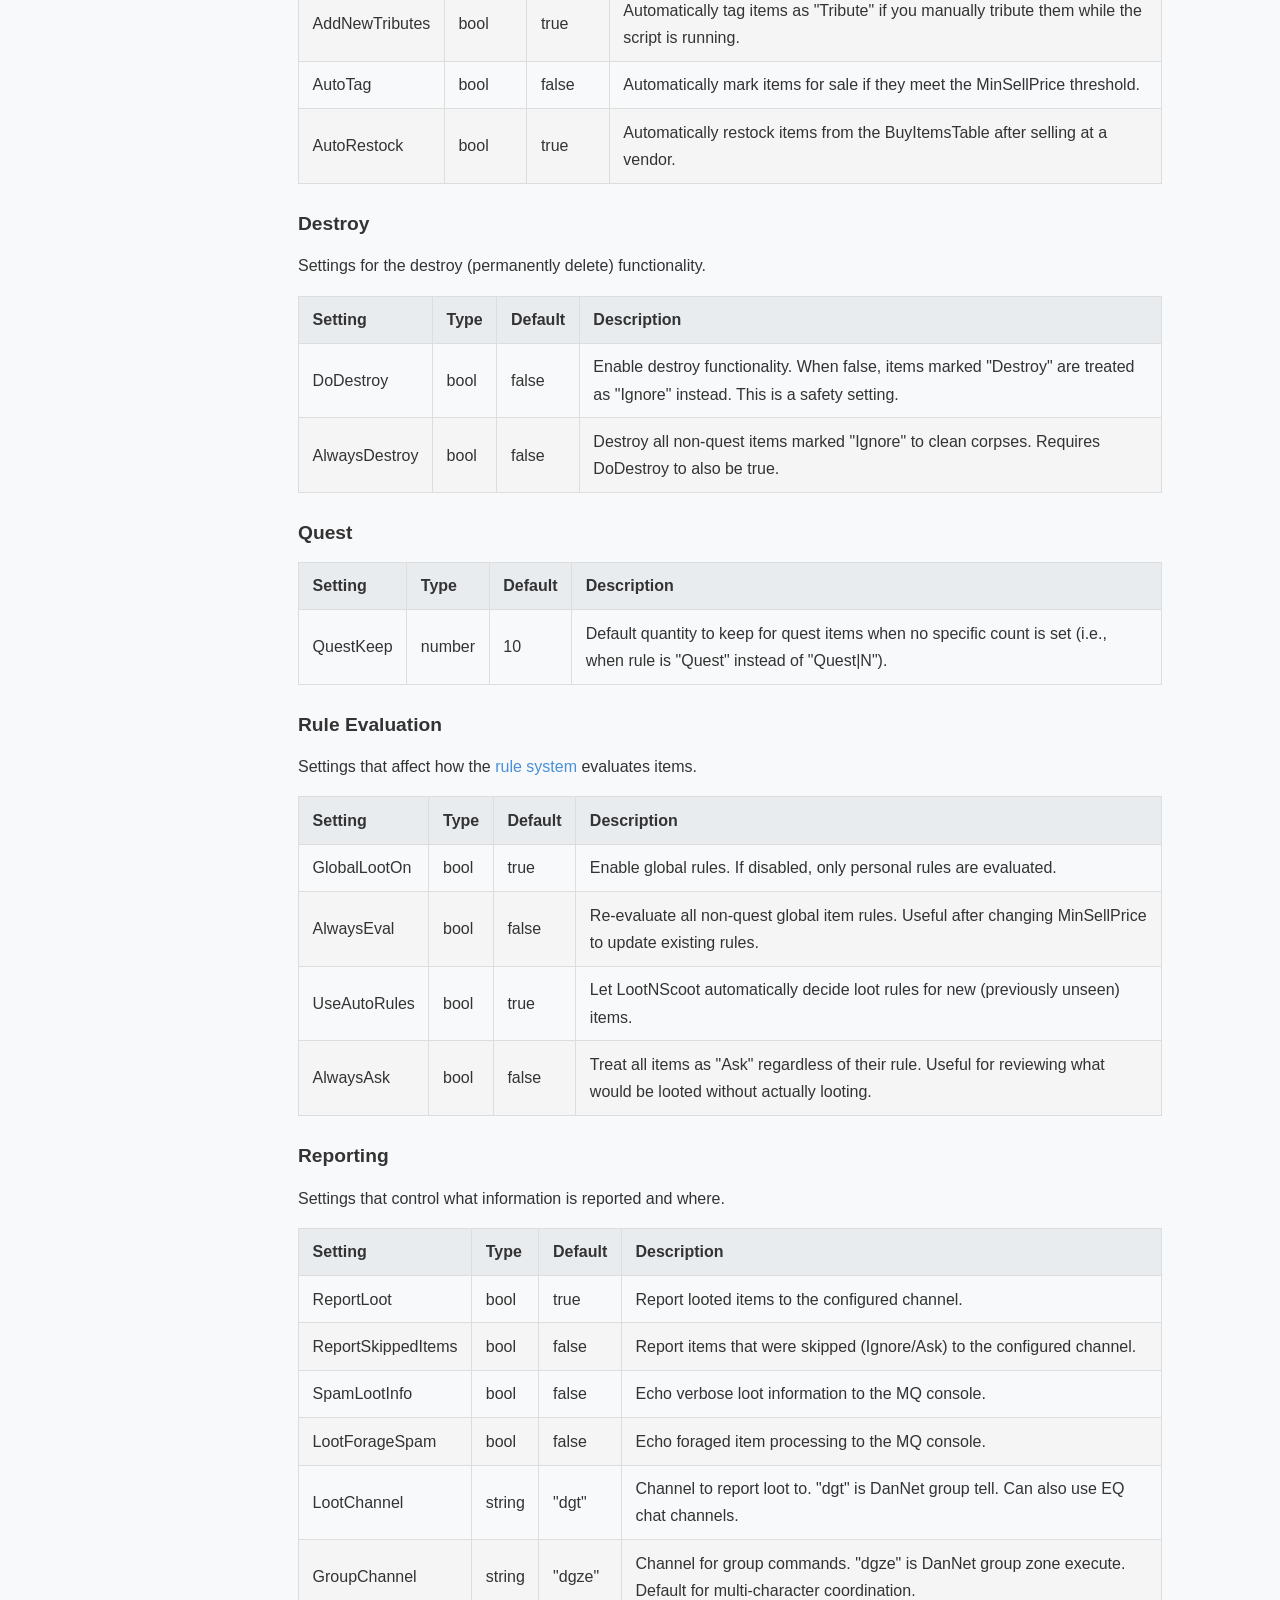
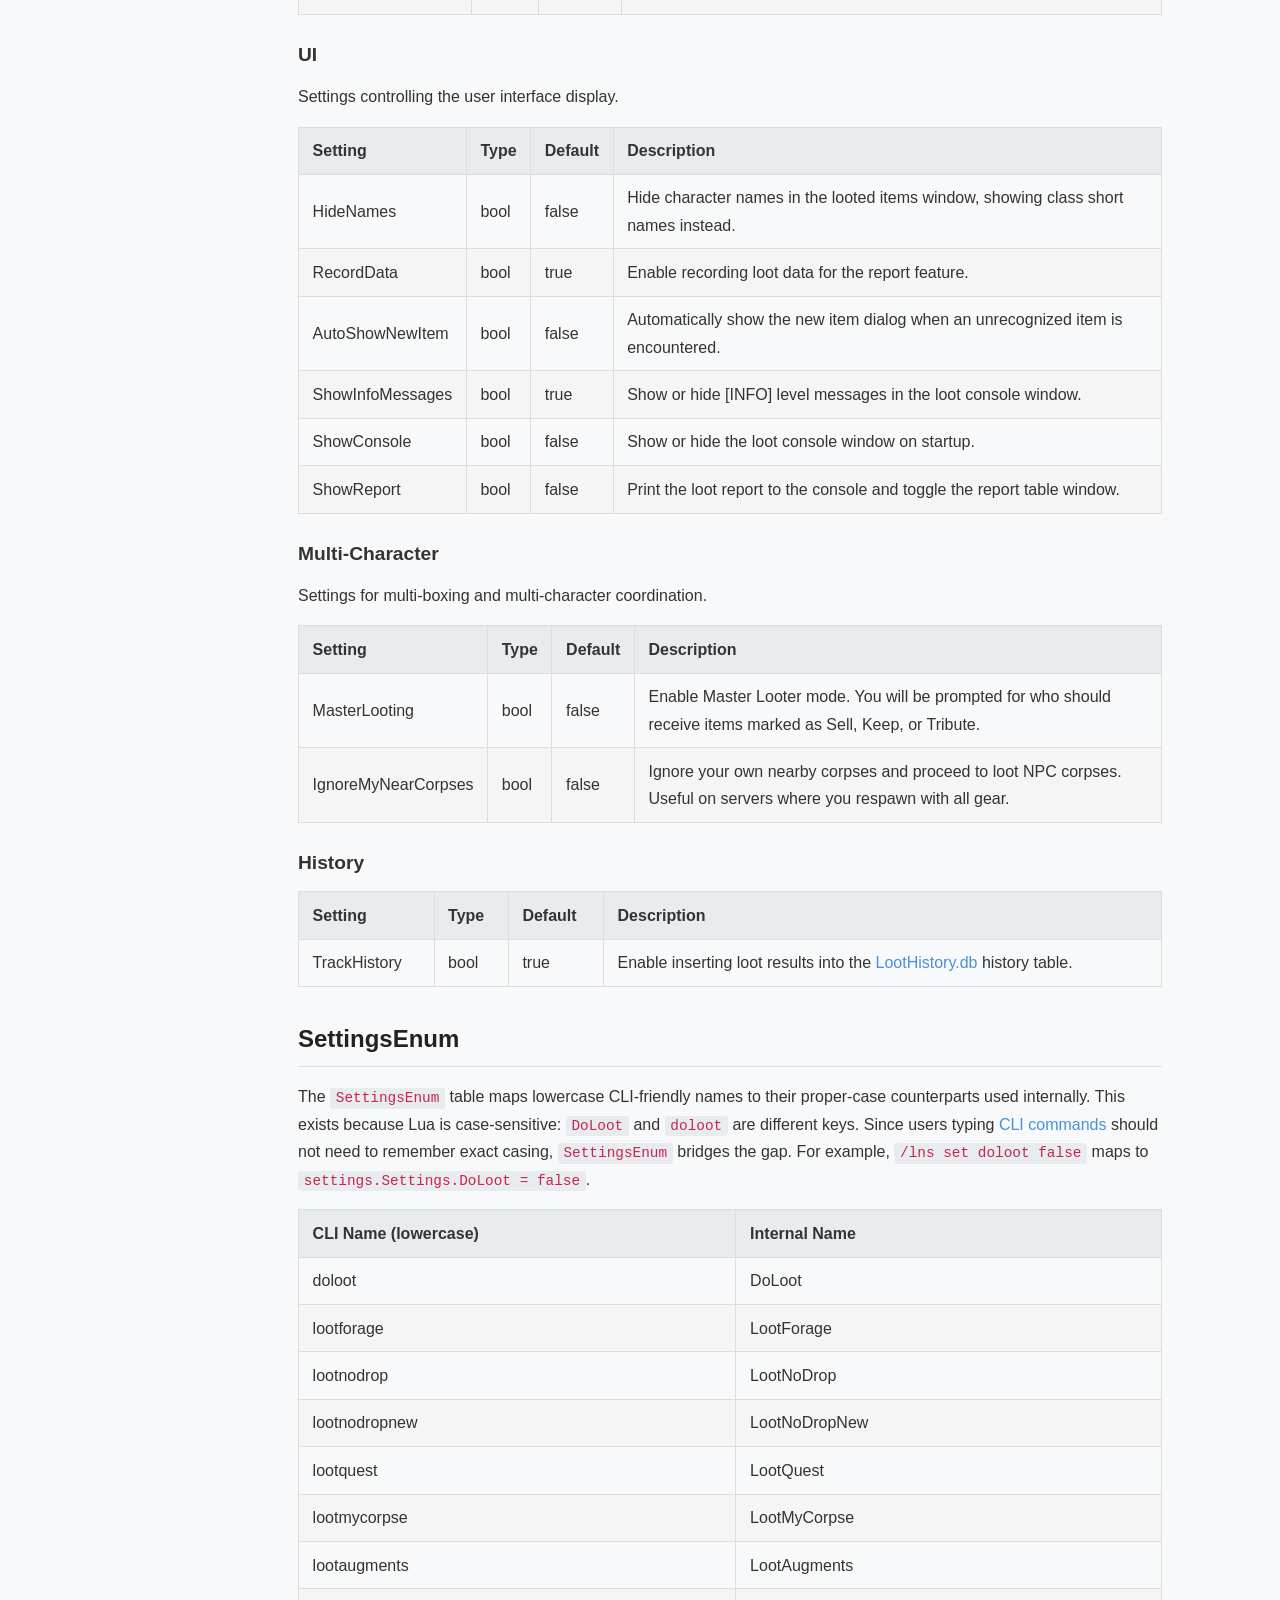
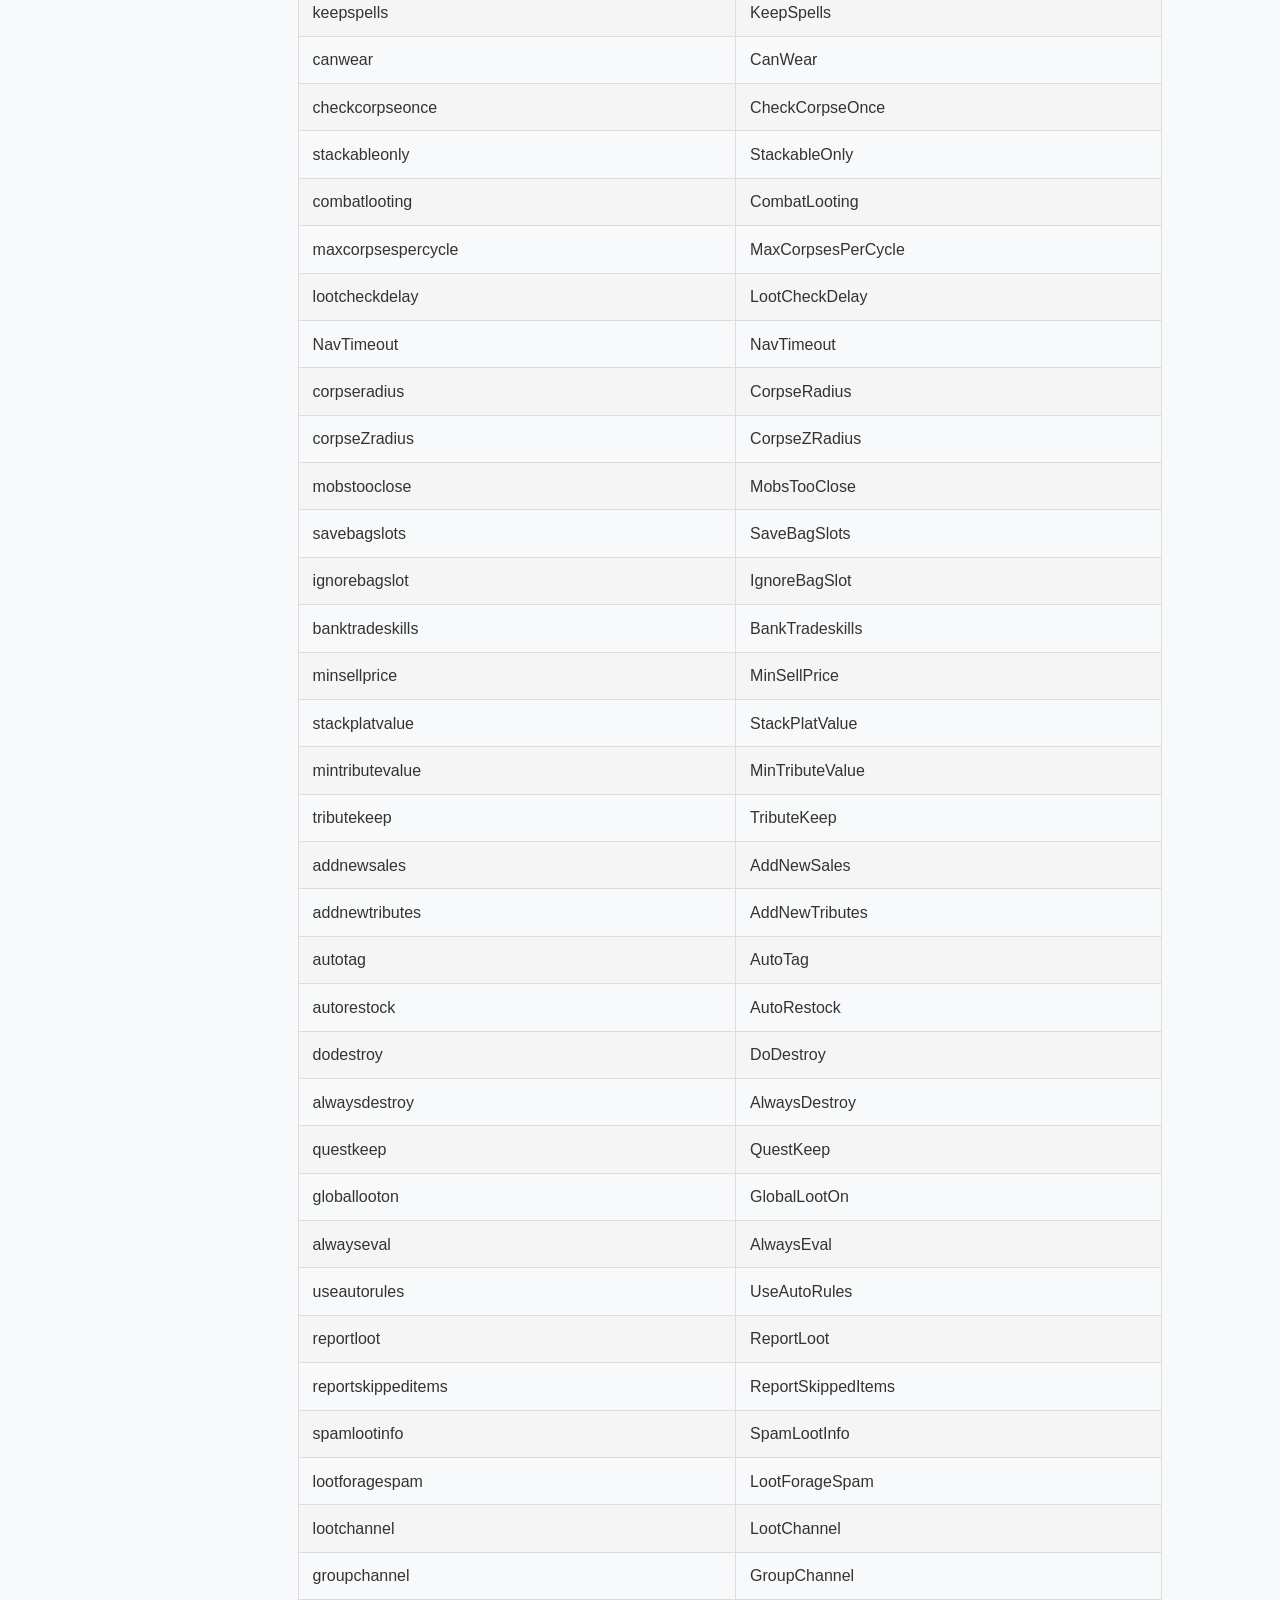
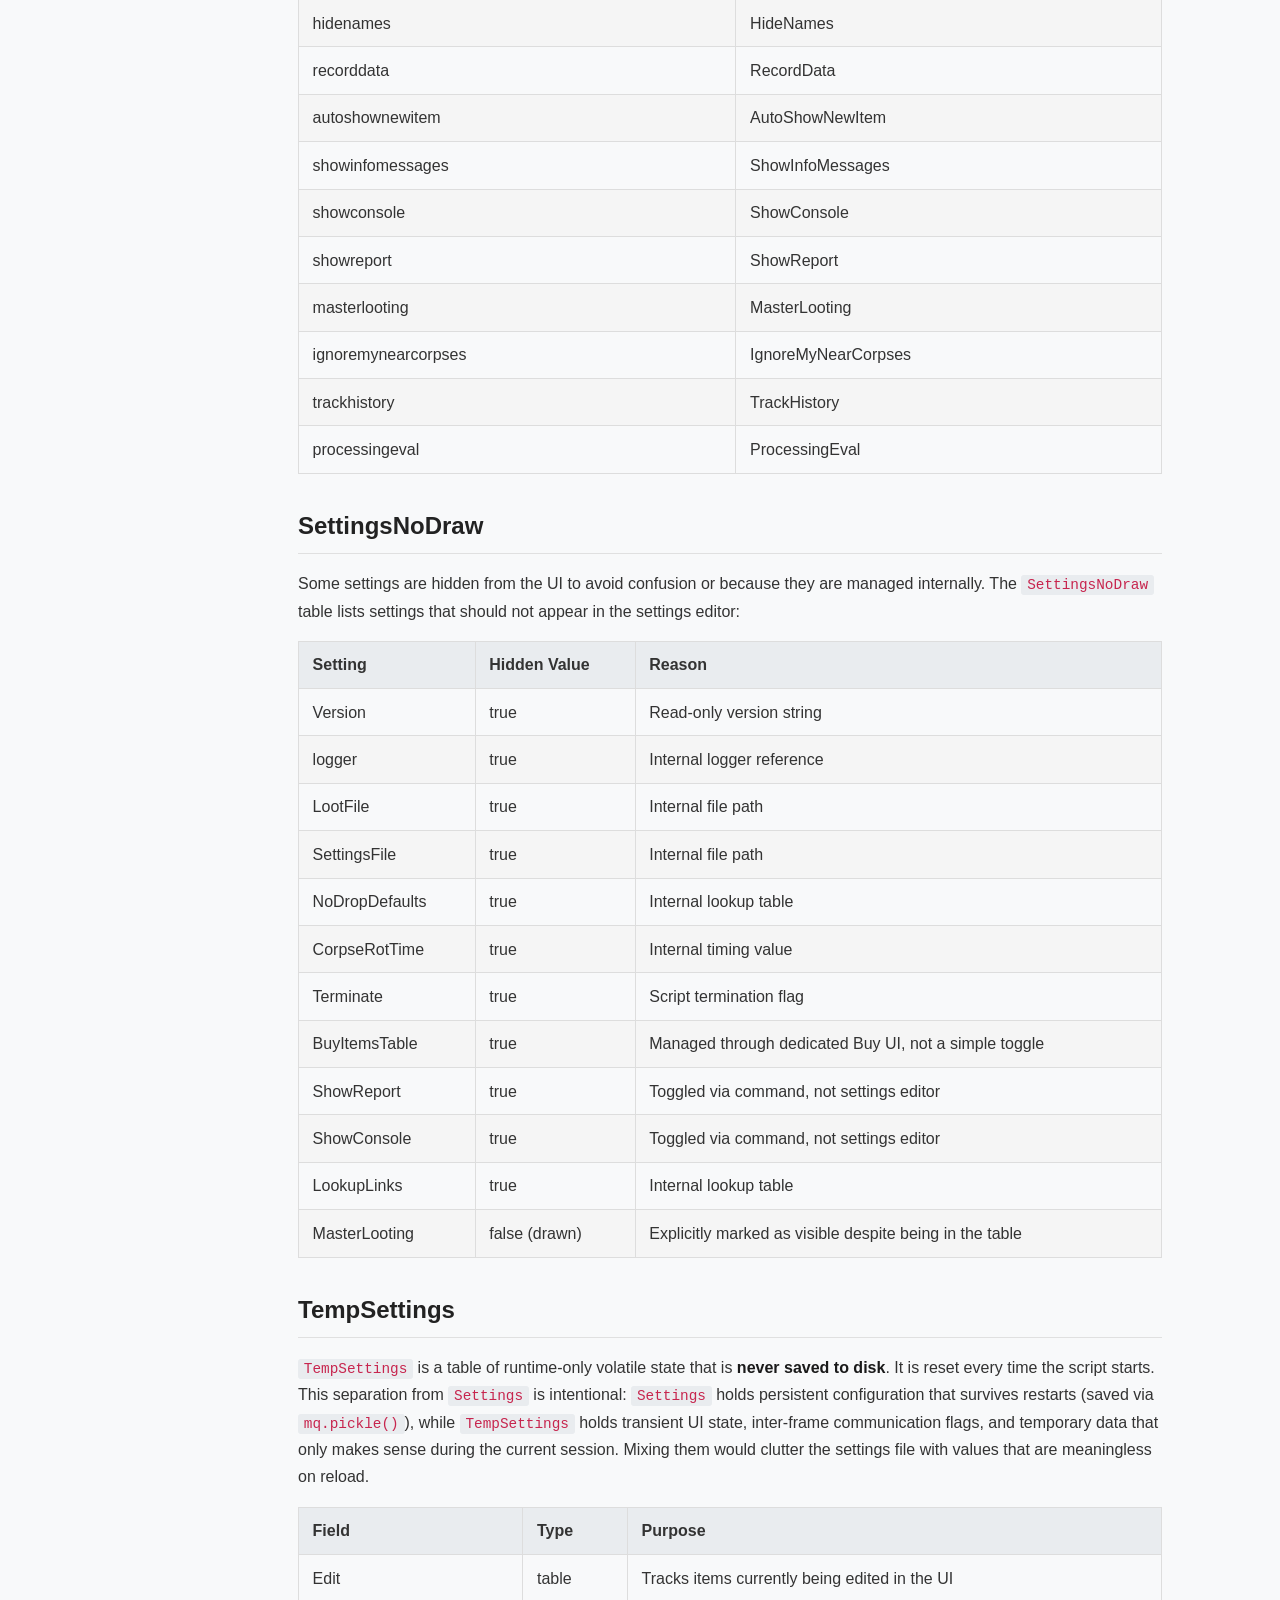
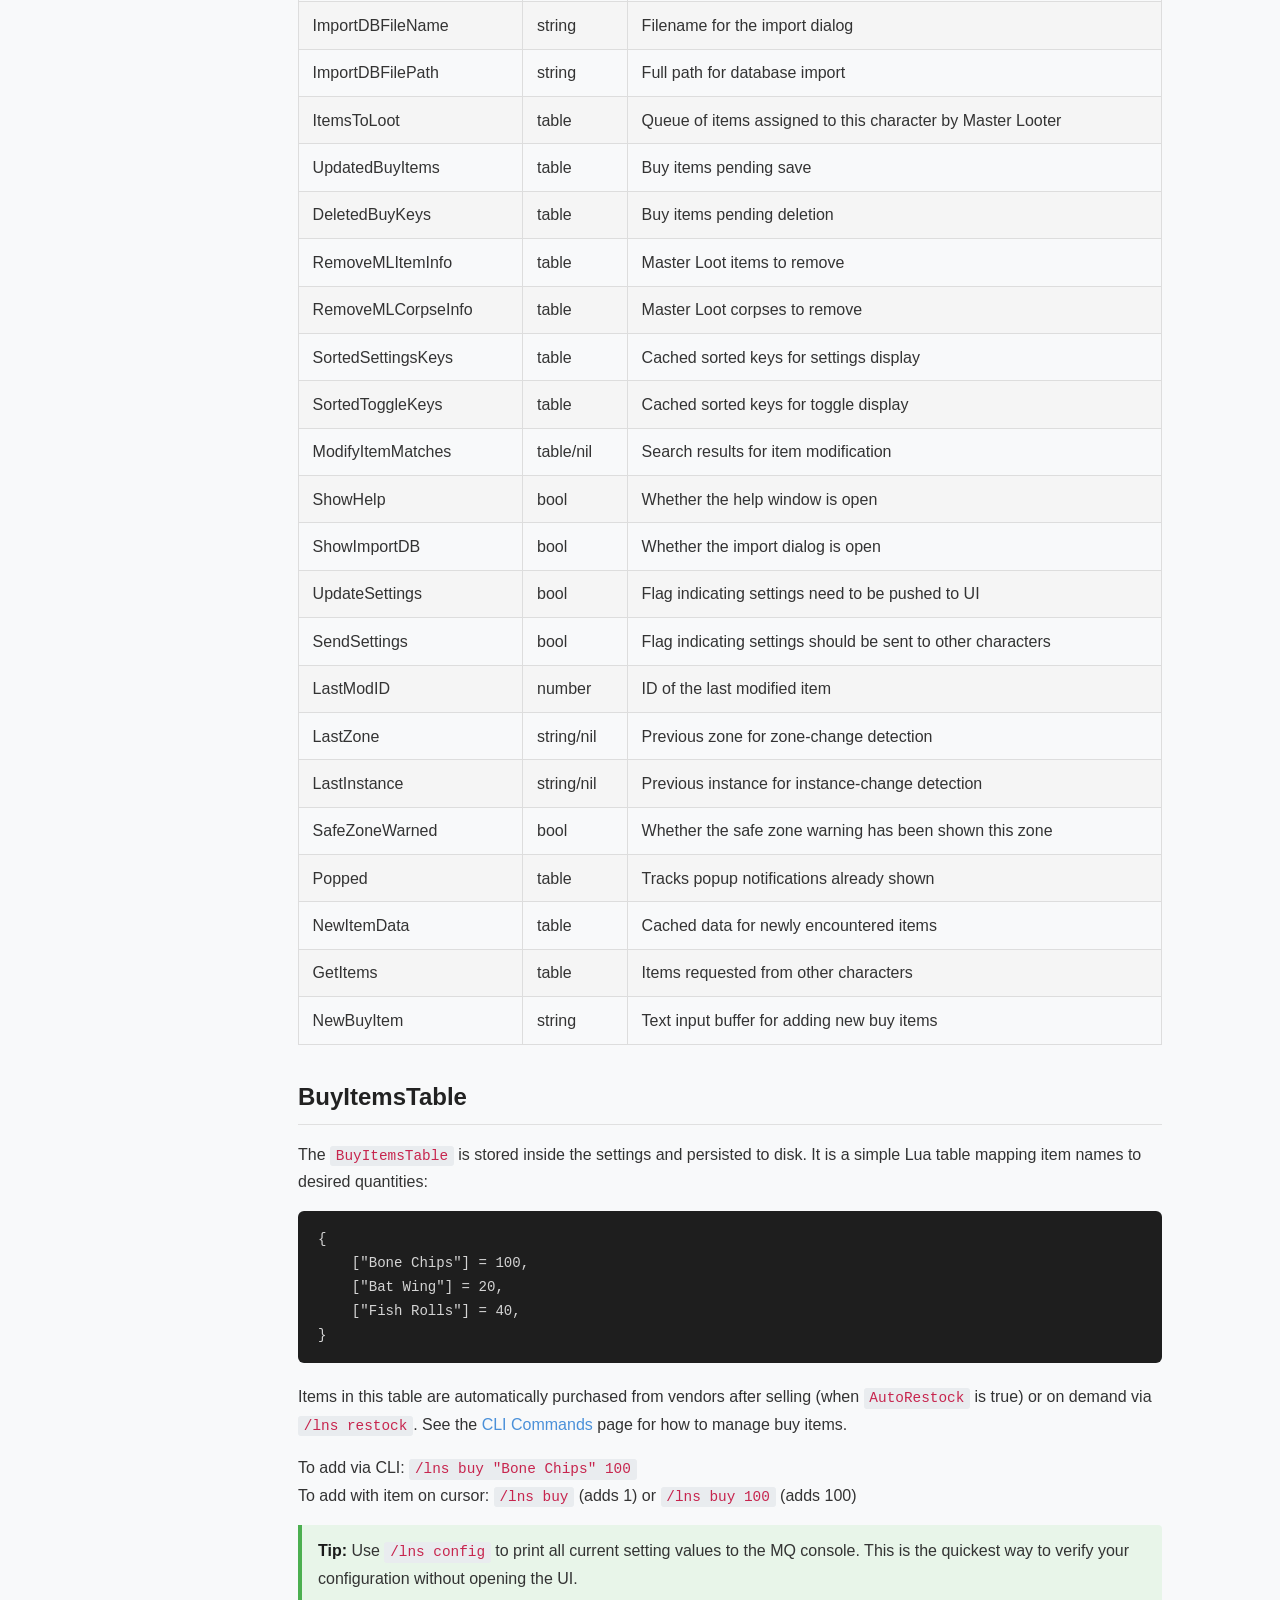
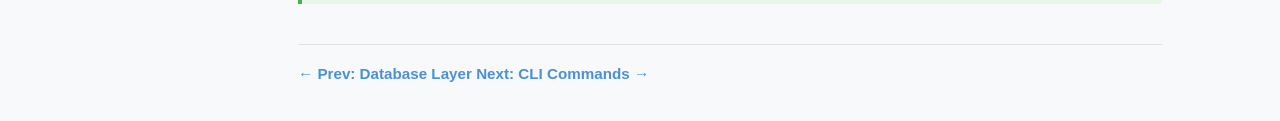
<file: Documentation/settings.html>
<!DOCTYPE html>
<html lang="en">
<head>
    <meta charset="UTF-8">
    <meta name="viewport" content="width=device-width, initial-scale=1.0">
    <title>Settings Reference - LootNScoot Documentation</title>
    <link rel="stylesheet" href="style.css">
</head>
<body>
<nav class="sidebar">
    <h2><a href="index.html" style="color: inherit; text-decoration: none;">LootNScoot Docs</a></h2>
    <ul>
        <li><a href="index.html">Home</a></li>
        <li><a href="getting-started.html">Getting Started</a></li>
        <li><a href="architecture.html">Architecture</a></li>
        <li><a href="rule-system.html">Rule System</a></li>
        <li><a href="looting-engine.html">Looting Engine</a></li>
        <li><a href="database.html">Database Layer</a></li>
        <li><a href="settings.html" class="active">Settings Reference</a></li>
        <li><a href="commands.html">CLI Commands</a></li>
        <li><a href="ui.html">User Interface</a></li>
        <li><a href="multi-character.html">Multi-Character</a></li>
        <li><a href="extending.html">Modifying the Code</a></li>
    </ul>
</nav>
<main class="content">
    <h1>Settings Reference</h1>

    <h2>Overview</h2>
    <p>
        LootNScoot stores per-character settings as a Lua table serialized to disk using
        <code>mq.pickle()</code>. <code>mq.pickle()</code> is a MacroQuest (MQ) function that
        converts a Lua table into a human-readable text file and writes it to disk. The output
        is valid Lua code, so you can open the file in a text editor and read it directly.
        This is why it is preferred over binary formats &mdash; easy to inspect and manually edit
        if needed. The settings file path follows the MQ convention:
    </p>
    <pre><code>config/LootNScoot/[ServerName]/[CharName].lua</code></pre>
    <p>
        When the script starts, it loads settings from this file. If the file does not exist,
        default values from <code>modules/settings.lua</code> are used and a new file is created.
        Settings are saved automatically when changed through the <a href="ui.html">UI</a> or
        <a href="commands.html">CLI commands</a>, calling <code>LNS.writeSettings()</code> which
        serializes the table back to disk with <code>mq.pickle()</code>.
    </p>
    <p>
        The settings module is defined in <code>modules/settings.lua</code> and accessed throughout
        the codebase as <code>settings.Settings.&lt;SettingName&gt;</code>.
    </p>

    <h2>Settings by Category</h2>

    <h3>Looting Behavior</h3>
    <p>These settings control what gets looted and how the looting process works.</p>
    <table>
        <thead>
            <tr><th>Setting</th><th>Type</th><th>Default</th><th>Description</th></tr>
        </thead>
        <tbody>
            <tr><td>DoLoot</td><td>bool</td><td>true</td><td>Enable automatic looting in standalone mode. When false, the script runs but does not loot corpses.</td></tr>
            <tr><td>LootForage</td><td>bool</td><td>true</td><td>Enable looting of foraged items (items your character picks up from the ground using the Forage skill).</td></tr>
            <tr><td>LootNoDrop</td><td>bool</td><td>false</td><td>Enable looting of <strong>NoDrop</strong> items. NoDrop is an EverQuest item flag meaning the item cannot be traded to other players once picked up &mdash; it is permanently bound to the character who loots it.</td></tr>
            <tr><td>LootNoDropNew</td><td>bool</td><td>false</td><td>Enable looting of NoDrop items that have no existing rule. Both LootNoDropNew and LootNoDrop must be enabled for new NoDrop items to be added to the database.</td></tr>
            <tr><td>LootQuest</td><td>bool</td><td>true</td><td>Enable looting of items marked with a "Quest" rule. NoDrop quest items also require LootNoDrop to be on.</td></tr>
            <tr><td>LootMyCorpse</td><td>bool</td><td>false</td><td>Loot your own character's corpse if it is nearby. Does not check for pending resurrections.</td></tr>
            <tr><td>LootAugments</td><td>bool</td><td>false</td><td>Loot augmentation items. Overrides global rules for augments; personal rules still take priority.</td></tr>
            <tr><td>KeepSpells</td><td>bool</td><td>true</td><td>Keep spell scrolls regardless of global rule. Personal rules will override this setting.</td></tr>
            <tr><td>CanWear</td><td>bool</td><td>false</td><td>Only loot NoDrop new items that your character's class can use. This controls whether NoDrop items are <em>looted</em> (picked up from the corpse into inventory), not whether they are equipped. The EQ game client may auto-equip looted items into empty equipment slots.</td></tr>
            <tr><td>CheckCorpseOnce</td><td>bool</td><td>true</td><td>Only check each corpse once. If enabled, previously looted corpses are skipped on subsequent scans.</td></tr>
            <tr><td>StackableOnly</td><td>bool</td><td>false</td><td>Only loot stackable items (items that can stack in a single inventory slot).</td></tr>
            <tr><td>CombatLooting</td><td>bool</td><td>false</td><td>Allow looting while in combat. Not recommended for the main tank.</td></tr>
            <tr><td>MaxCorpsesPerCycle</td><td>number</td><td>5</td><td>Maximum number of corpses to process per lootMobs() call. Controls throughput vs. time spent looting.</td></tr>
            <tr><td>LootCheckDelay</td><td>number</td><td>0</td><td>Seconds to wait between loot checks. Also applied to locked corpses before rechecking them.</td></tr>
            <tr><td>NavTimeout</td><td>number</td><td>5</td><td>Maximum seconds to spend navigating to a corpse before giving up.</td></tr>
        </tbody>
    </table>

    <h3>Radius and Range</h3>
    <p>These settings define the distances (in game units) used for corpse scanning.</p>
    <table>
        <thead>
            <tr><th>Setting</th><th>Type</th><th>Default</th><th>Description</th></tr>
        </thead>
        <tbody>
            <tr><td>CorpseRadius</td><td>number</td><td>100</td><td>Horizontal radius to scan for lootable corpses.</td></tr>
            <tr><td>CorpseZRadius</td><td>number</td><td>50</td><td>Vertical (Z-axis) radius to scan for corpses. Prevents looting corpses on different floors.</td></tr>
            <tr><td>MobsTooClose</td><td>number</td><td>40</td><td>If hostile NPCs are within this range (plus CorpseRadius), looting is skipped unless CombatLooting is on.</td></tr>
        </tbody>
    </table>

    <h3>Inventory</h3>
    <p>Settings that control bag and inventory management.</p>
    <table>
        <thead>
            <tr><th>Setting</th><th>Type</th><th>Default</th><th>Description</th></tr>
        </thead>
        <tbody>
            <tr><td>SaveBagSlots</td><td>number</td><td>3</td><td>Number of bag slots to keep empty at all times. Looting stops when free slots drop to this number.</td></tr>
            <tr><td>IgnoreBagSlot</td><td>number</td><td>0</td><td>Skip this bag slot number (1-10) when buying, selling, tributing, and destroying items. 0 means no slot is ignored.</td></tr>
            <tr><td>BankTradeskills</td><td>bool</td><td>false</td><td>Automatically treat tradeskill flagged items as "Bank" when processing inventory for banking.</td></tr>
        </tbody>
    </table>

    <h3>Sell and Tribute</h3>
    <p>Settings controlling the sell, tribute, and vendor interaction behavior.</p>
    <table>
        <thead>
            <tr><th>Setting</th><th>Type</th><th>Default</th><th>Description</th></tr>
        </thead>
        <tbody>
            <tr><td>MinSellPrice</td><td>number</td><td>-1</td><td>Minimum vendor sell price (in platinum) to keep an item. -1 means accept any price.</td></tr>
            <tr><td>StackPlatValue</td><td>number</td><td>0</td><td>Minimum total sell value for a full stack of a stackable item.</td></tr>
            <tr><td>MinTributeValue</td><td>number</td><td>100</td><td>Minimum tribute point value to keep an item when TributeKeep is enabled.</td></tr>
            <tr><td>TributeKeep</td><td>bool</td><td>false</td><td>Keep items that meet the MinTributeValue threshold for tributing.</td></tr>
            <tr><td>AddNewSales</td><td>bool</td><td>true</td><td>Automatically tag items as "Sell" if you manually sell them while the script is running.</td></tr>
            <tr><td>AddNewTributes</td><td>bool</td><td>true</td><td>Automatically tag items as "Tribute" if you manually tribute them while the script is running.</td></tr>
            <tr><td>AutoTag</td><td>bool</td><td>false</td><td>Automatically mark items for sale if they meet the MinSellPrice threshold.</td></tr>
            <tr><td>AutoRestock</td><td>bool</td><td>true</td><td>Automatically restock items from the BuyItemsTable after selling at a vendor.</td></tr>
        </tbody>
    </table>

    <h3>Destroy</h3>
    <p>Settings for the destroy (permanently delete) functionality.</p>
    <table>
        <thead>
            <tr><th>Setting</th><th>Type</th><th>Default</th><th>Description</th></tr>
        </thead>
        <tbody>
            <tr><td>DoDestroy</td><td>bool</td><td>false</td><td>Enable destroy functionality. When false, items marked "Destroy" are treated as "Ignore" instead. This is a safety setting.</td></tr>
            <tr><td>AlwaysDestroy</td><td>bool</td><td>false</td><td>Destroy all non-quest items marked "Ignore" to clean corpses. Requires DoDestroy to also be true.</td></tr>
        </tbody>
    </table>

    <h3>Quest</h3>
    <table>
        <thead>
            <tr><th>Setting</th><th>Type</th><th>Default</th><th>Description</th></tr>
        </thead>
        <tbody>
            <tr><td>QuestKeep</td><td>number</td><td>10</td><td>Default quantity to keep for quest items when no specific count is set (i.e., when rule is "Quest" instead of "Quest|N").</td></tr>
        </tbody>
    </table>

    <h3>Rule Evaluation</h3>
    <p>Settings that affect how the <a href="rule-system.html">rule system</a> evaluates items.</p>
    <table>
        <thead>
            <tr><th>Setting</th><th>Type</th><th>Default</th><th>Description</th></tr>
        </thead>
        <tbody>
            <tr><td>GlobalLootOn</td><td>bool</td><td>true</td><td>Enable global rules. If disabled, only personal rules are evaluated.</td></tr>
            <tr><td>AlwaysEval</td><td>bool</td><td>false</td><td>Re-evaluate all non-quest global item rules. Useful after changing MinSellPrice to update existing rules.</td></tr>
            <tr><td>UseAutoRules</td><td>bool</td><td>true</td><td>Let LootNScoot automatically decide loot rules for new (previously unseen) items.</td></tr>
            <tr><td>AlwaysAsk</td><td>bool</td><td>false</td><td>Treat all items as "Ask" regardless of their rule. Useful for reviewing what would be looted without actually looting.</td></tr>
        </tbody>
    </table>

    <h3>Reporting</h3>
    <p>Settings that control what information is reported and where.</p>
    <table>
        <thead>
            <tr><th>Setting</th><th>Type</th><th>Default</th><th>Description</th></tr>
        </thead>
        <tbody>
            <tr><td>ReportLoot</td><td>bool</td><td>true</td><td>Report looted items to the configured channel.</td></tr>
            <tr><td>ReportSkippedItems</td><td>bool</td><td>false</td><td>Report items that were skipped (Ignore/Ask) to the configured channel.</td></tr>
            <tr><td>SpamLootInfo</td><td>bool</td><td>false</td><td>Echo verbose loot information to the MQ console.</td></tr>
            <tr><td>LootForageSpam</td><td>bool</td><td>false</td><td>Echo foraged item processing to the MQ console.</td></tr>
            <tr><td>LootChannel</td><td>string</td><td>"dgt"</td><td>Channel to report loot to. "dgt" is DanNet group tell. Can also use EQ chat channels.</td></tr>
            <tr><td>GroupChannel</td><td>string</td><td>"dgze"</td><td>Channel for group commands. "dgze" is DanNet group zone execute. Default for multi-character coordination.</td></tr>
        </tbody>
    </table>

    <h3>UI</h3>
    <p>Settings controlling the user interface display.</p>
    <table>
        <thead>
            <tr><th>Setting</th><th>Type</th><th>Default</th><th>Description</th></tr>
        </thead>
        <tbody>
            <tr><td>HideNames</td><td>bool</td><td>false</td><td>Hide character names in the looted items window, showing class short names instead.</td></tr>
            <tr><td>RecordData</td><td>bool</td><td>true</td><td>Enable recording loot data for the report feature.</td></tr>
            <tr><td>AutoShowNewItem</td><td>bool</td><td>false</td><td>Automatically show the new item dialog when an unrecognized item is encountered.</td></tr>
            <tr><td>ShowInfoMessages</td><td>bool</td><td>true</td><td>Show or hide [INFO] level messages in the loot console window.</td></tr>
            <tr><td>ShowConsole</td><td>bool</td><td>false</td><td>Show or hide the loot console window on startup.</td></tr>
            <tr><td>ShowReport</td><td>bool</td><td>false</td><td>Print the loot report to the console and toggle the report table window.</td></tr>
        </tbody>
    </table>

    <h3>Multi-Character</h3>
    <p>Settings for multi-boxing and multi-character coordination.</p>
    <table>
        <thead>
            <tr><th>Setting</th><th>Type</th><th>Default</th><th>Description</th></tr>
        </thead>
        <tbody>
            <tr><td>MasterLooting</td><td>bool</td><td>false</td><td>Enable Master Looter mode. You will be prompted for who should receive items marked as Sell, Keep, or Tribute.</td></tr>
            <tr><td>IgnoreMyNearCorpses</td><td>bool</td><td>false</td><td>Ignore your own nearby corpses and proceed to loot NPC corpses. Useful on servers where you respawn with all gear.</td></tr>
        </tbody>
    </table>

    <h3>History</h3>
    <table>
        <thead>
            <tr><th>Setting</th><th>Type</th><th>Default</th><th>Description</th></tr>
        </thead>
        <tbody>
            <tr><td>TrackHistory</td><td>bool</td><td>true</td><td>Enable inserting loot results into the <a href="database.html">LootHistory.db</a> history table.</td></tr>
        </tbody>
    </table>

    <h2>SettingsEnum</h2>
    <p>
        The <code>SettingsEnum</code> table maps lowercase CLI-friendly names to their proper-case
        counterparts used internally. This exists because Lua is case-sensitive:
        <code>DoLoot</code> and <code>doloot</code> are different keys. Since users typing
        <a href="commands.html">CLI commands</a> should not need to remember exact casing,
        <code>SettingsEnum</code> bridges the gap. For example, <code>/lns set doloot false</code>
        maps to <code>settings.Settings.DoLoot = false</code>.
    </p>
    <table>
        <thead>
            <tr><th>CLI Name (lowercase)</th><th>Internal Name</th></tr>
        </thead>
        <tbody>
            <tr><td>doloot</td><td>DoLoot</td></tr>
            <tr><td>lootforage</td><td>LootForage</td></tr>
            <tr><td>lootnodrop</td><td>LootNoDrop</td></tr>
            <tr><td>lootnodropnew</td><td>LootNoDropNew</td></tr>
            <tr><td>lootquest</td><td>LootQuest</td></tr>
            <tr><td>lootmycorpse</td><td>LootMyCorpse</td></tr>
            <tr><td>lootaugments</td><td>LootAugments</td></tr>
            <tr><td>keepspells</td><td>KeepSpells</td></tr>
            <tr><td>canwear</td><td>CanWear</td></tr>
            <tr><td>checkcorpseonce</td><td>CheckCorpseOnce</td></tr>
            <tr><td>stackableonly</td><td>StackableOnly</td></tr>
            <tr><td>combatlooting</td><td>CombatLooting</td></tr>
            <tr><td>maxcorpsespercycle</td><td>MaxCorpsesPerCycle</td></tr>
            <tr><td>lootcheckdelay</td><td>LootCheckDelay</td></tr>
            <tr><td>NavTimeout</td><td>NavTimeout</td></tr>
            <tr><td>corpseradius</td><td>CorpseRadius</td></tr>
            <tr><td>corpseZradius</td><td>CorpseZRadius</td></tr>
            <tr><td>mobstooclose</td><td>MobsTooClose</td></tr>
            <tr><td>savebagslots</td><td>SaveBagSlots</td></tr>
            <tr><td>ignorebagslot</td><td>IgnoreBagSlot</td></tr>
            <tr><td>banktradeskills</td><td>BankTradeskills</td></tr>
            <tr><td>minsellprice</td><td>MinSellPrice</td></tr>
            <tr><td>stackplatvalue</td><td>StackPlatValue</td></tr>
            <tr><td>mintributevalue</td><td>MinTributeValue</td></tr>
            <tr><td>tributekeep</td><td>TributeKeep</td></tr>
            <tr><td>addnewsales</td><td>AddNewSales</td></tr>
            <tr><td>addnewtributes</td><td>AddNewTributes</td></tr>
            <tr><td>autotag</td><td>AutoTag</td></tr>
            <tr><td>autorestock</td><td>AutoRestock</td></tr>
            <tr><td>dodestroy</td><td>DoDestroy</td></tr>
            <tr><td>alwaysdestroy</td><td>AlwaysDestroy</td></tr>
            <tr><td>questkeep</td><td>QuestKeep</td></tr>
            <tr><td>globallooton</td><td>GlobalLootOn</td></tr>
            <tr><td>alwayseval</td><td>AlwaysEval</td></tr>
            <tr><td>useautorules</td><td>UseAutoRules</td></tr>
            <tr><td>reportloot</td><td>ReportLoot</td></tr>
            <tr><td>reportskippeditems</td><td>ReportSkippedItems</td></tr>
            <tr><td>spamlootinfo</td><td>SpamLootInfo</td></tr>
            <tr><td>lootforagespam</td><td>LootForageSpam</td></tr>
            <tr><td>lootchannel</td><td>LootChannel</td></tr>
            <tr><td>groupchannel</td><td>GroupChannel</td></tr>
            <tr><td>hidenames</td><td>HideNames</td></tr>
            <tr><td>recorddata</td><td>RecordData</td></tr>
            <tr><td>autoshownewitem</td><td>AutoShowNewItem</td></tr>
            <tr><td>showinfomessages</td><td>ShowInfoMessages</td></tr>
            <tr><td>showconsole</td><td>ShowConsole</td></tr>
            <tr><td>showreport</td><td>ShowReport</td></tr>
            <tr><td>masterlooting</td><td>MasterLooting</td></tr>
            <tr><td>ignoremynearcorpses</td><td>IgnoreMyNearCorpses</td></tr>
            <tr><td>trackhistory</td><td>TrackHistory</td></tr>
            <tr><td>processingeval</td><td>ProcessingEval</td></tr>
        </tbody>
    </table>

    <h2>SettingsNoDraw</h2>
    <p>
        Some settings are hidden from the UI to avoid confusion or because they are managed
        internally. The <code>SettingsNoDraw</code> table lists settings that should not appear
        in the settings editor:
    </p>
    <table>
        <thead>
            <tr><th>Setting</th><th>Hidden Value</th><th>Reason</th></tr>
        </thead>
        <tbody>
            <tr><td>Version</td><td>true</td><td>Read-only version string</td></tr>
            <tr><td>logger</td><td>true</td><td>Internal logger reference</td></tr>
            <tr><td>LootFile</td><td>true</td><td>Internal file path</td></tr>
            <tr><td>SettingsFile</td><td>true</td><td>Internal file path</td></tr>
            <tr><td>NoDropDefaults</td><td>true</td><td>Internal lookup table</td></tr>
            <tr><td>CorpseRotTime</td><td>true</td><td>Internal timing value</td></tr>
            <tr><td>Terminate</td><td>true</td><td>Script termination flag</td></tr>
            <tr><td>BuyItemsTable</td><td>true</td><td>Managed through dedicated Buy UI, not a simple toggle</td></tr>
            <tr><td>ShowReport</td><td>true</td><td>Toggled via command, not settings editor</td></tr>
            <tr><td>ShowConsole</td><td>true</td><td>Toggled via command, not settings editor</td></tr>
            <tr><td>LookupLinks</td><td>true</td><td>Internal lookup table</td></tr>
            <tr><td>MasterLooting</td><td>false (drawn)</td><td>Explicitly marked as visible despite being in the table</td></tr>
        </tbody>
    </table>

    <h2>TempSettings</h2>
    <p>
        <code>TempSettings</code> is a table of runtime-only volatile state that is <strong>never
        saved to disk</strong>. It is reset every time the script starts. This separation from
        <code>Settings</code> is intentional: <code>Settings</code> holds persistent configuration
        that survives restarts (saved via <code>mq.pickle()</code>), while <code>TempSettings</code>
        holds transient UI state, inter-frame communication flags, and temporary data that only
        makes sense during the current session. Mixing them would clutter the settings file with
        values that are meaningless on reload.
    </p>
    <table>
        <thead>
            <tr><th>Field</th><th>Type</th><th>Purpose</th></tr>
        </thead>
        <tbody>
            <tr><td>Edit</td><td>table</td><td>Tracks items currently being edited in the UI</td></tr>
            <tr><td>ImportDBFileName</td><td>string</td><td>Filename for the import dialog</td></tr>
            <tr><td>ImportDBFilePath</td><td>string</td><td>Full path for database import</td></tr>
            <tr><td>ItemsToLoot</td><td>table</td><td>Queue of items assigned to this character by Master Looter</td></tr>
            <tr><td>UpdatedBuyItems</td><td>table</td><td>Buy items pending save</td></tr>
            <tr><td>DeletedBuyKeys</td><td>table</td><td>Buy items pending deletion</td></tr>
            <tr><td>RemoveMLItemInfo</td><td>table</td><td>Master Loot items to remove</td></tr>
            <tr><td>RemoveMLCorpseInfo</td><td>table</td><td>Master Loot corpses to remove</td></tr>
            <tr><td>SortedSettingsKeys</td><td>table</td><td>Cached sorted keys for settings display</td></tr>
            <tr><td>SortedToggleKeys</td><td>table</td><td>Cached sorted keys for toggle display</td></tr>
            <tr><td>ModifyItemMatches</td><td>table/nil</td><td>Search results for item modification</td></tr>
            <tr><td>ShowHelp</td><td>bool</td><td>Whether the help window is open</td></tr>
            <tr><td>ShowImportDB</td><td>bool</td><td>Whether the import dialog is open</td></tr>
            <tr><td>UpdateSettings</td><td>bool</td><td>Flag indicating settings need to be pushed to UI</td></tr>
            <tr><td>SendSettings</td><td>bool</td><td>Flag indicating settings should be sent to other characters</td></tr>
            <tr><td>LastModID</td><td>number</td><td>ID of the last modified item</td></tr>
            <tr><td>LastZone</td><td>string/nil</td><td>Previous zone for zone-change detection</td></tr>
            <tr><td>LastInstance</td><td>string/nil</td><td>Previous instance for instance-change detection</td></tr>
            <tr><td>SafeZoneWarned</td><td>bool</td><td>Whether the safe zone warning has been shown this zone</td></tr>
            <tr><td>Popped</td><td>table</td><td>Tracks popup notifications already shown</td></tr>
            <tr><td>NewItemData</td><td>table</td><td>Cached data for newly encountered items</td></tr>
            <tr><td>GetItems</td><td>table</td><td>Items requested from other characters</td></tr>
            <tr><td>NewBuyItem</td><td>string</td><td>Text input buffer for adding new buy items</td></tr>
        </tbody>
    </table>

    <h2 id="BuyItemsTable">BuyItemsTable</h2>
    <p>
        The <code>BuyItemsTable</code> is stored inside the settings and persisted to disk. It is
        a simple Lua table mapping item names to desired quantities:
    </p>
    <pre><code>{
    ["Bone Chips"] = 100,
    ["Bat Wing"] = 20,
    ["Fish Rolls"] = 40,
}</code></pre>
    <p>
        Items in this table are automatically purchased from vendors after selling (when
        <code>AutoRestock</code> is true) or on demand via <code>/lns restock</code>.
        See the <a href="commands.html">CLI Commands</a> page for how to manage buy items.
    </p>
    <p>
        To add via CLI: <code>/lns buy "Bone Chips" 100</code><br>
        To add with item on cursor: <code>/lns buy</code> (adds 1) or <code>/lns buy 100</code> (adds 100)
    </p>

    <div class="tip">
        <strong>Tip:</strong> Use <code>/lns config</code> to print all current setting values to
        the MQ console. This is the quickest way to verify your configuration without opening the UI.
    </div>

    <div class="page-nav">
        <a href="database.html">&larr; Prev: Database Layer</a>
        <a href="commands.html">Next: CLI Commands &rarr;</a>
    </div>
</main>
</body>
</html>
</file>
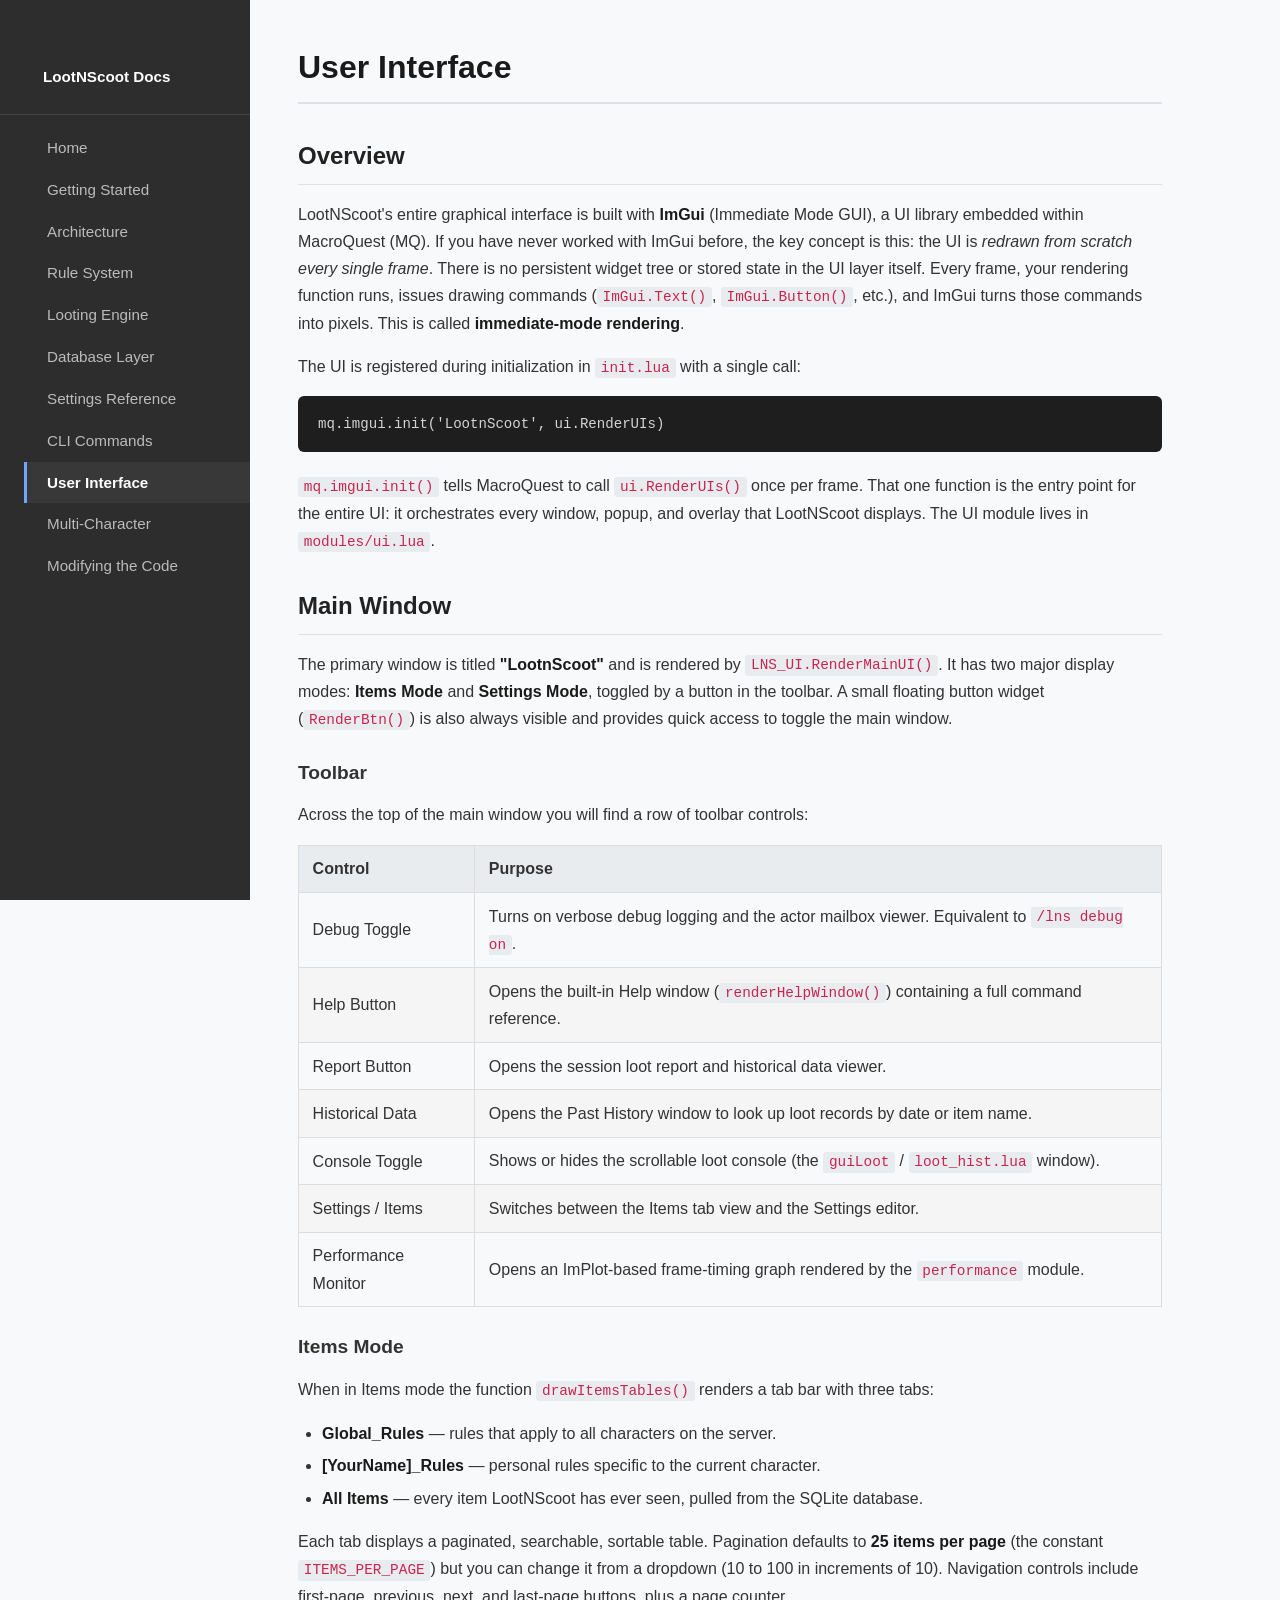
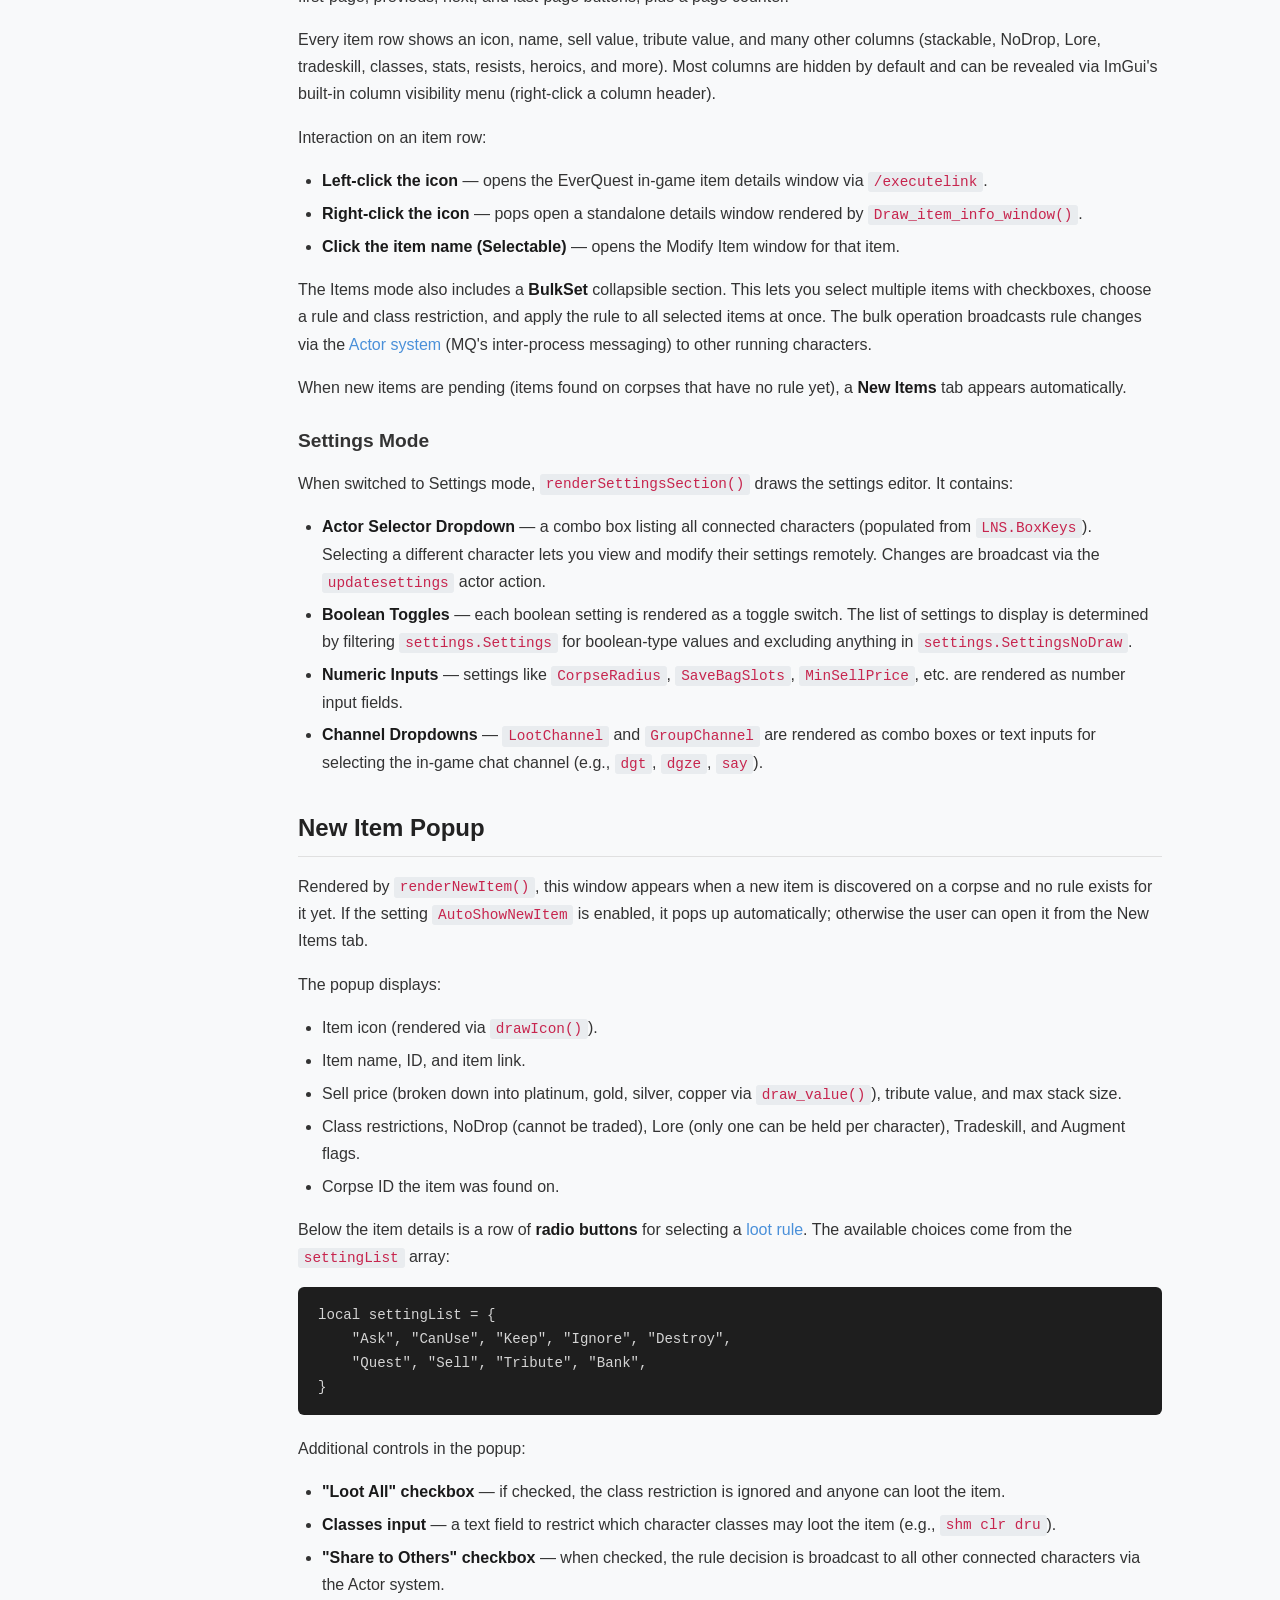
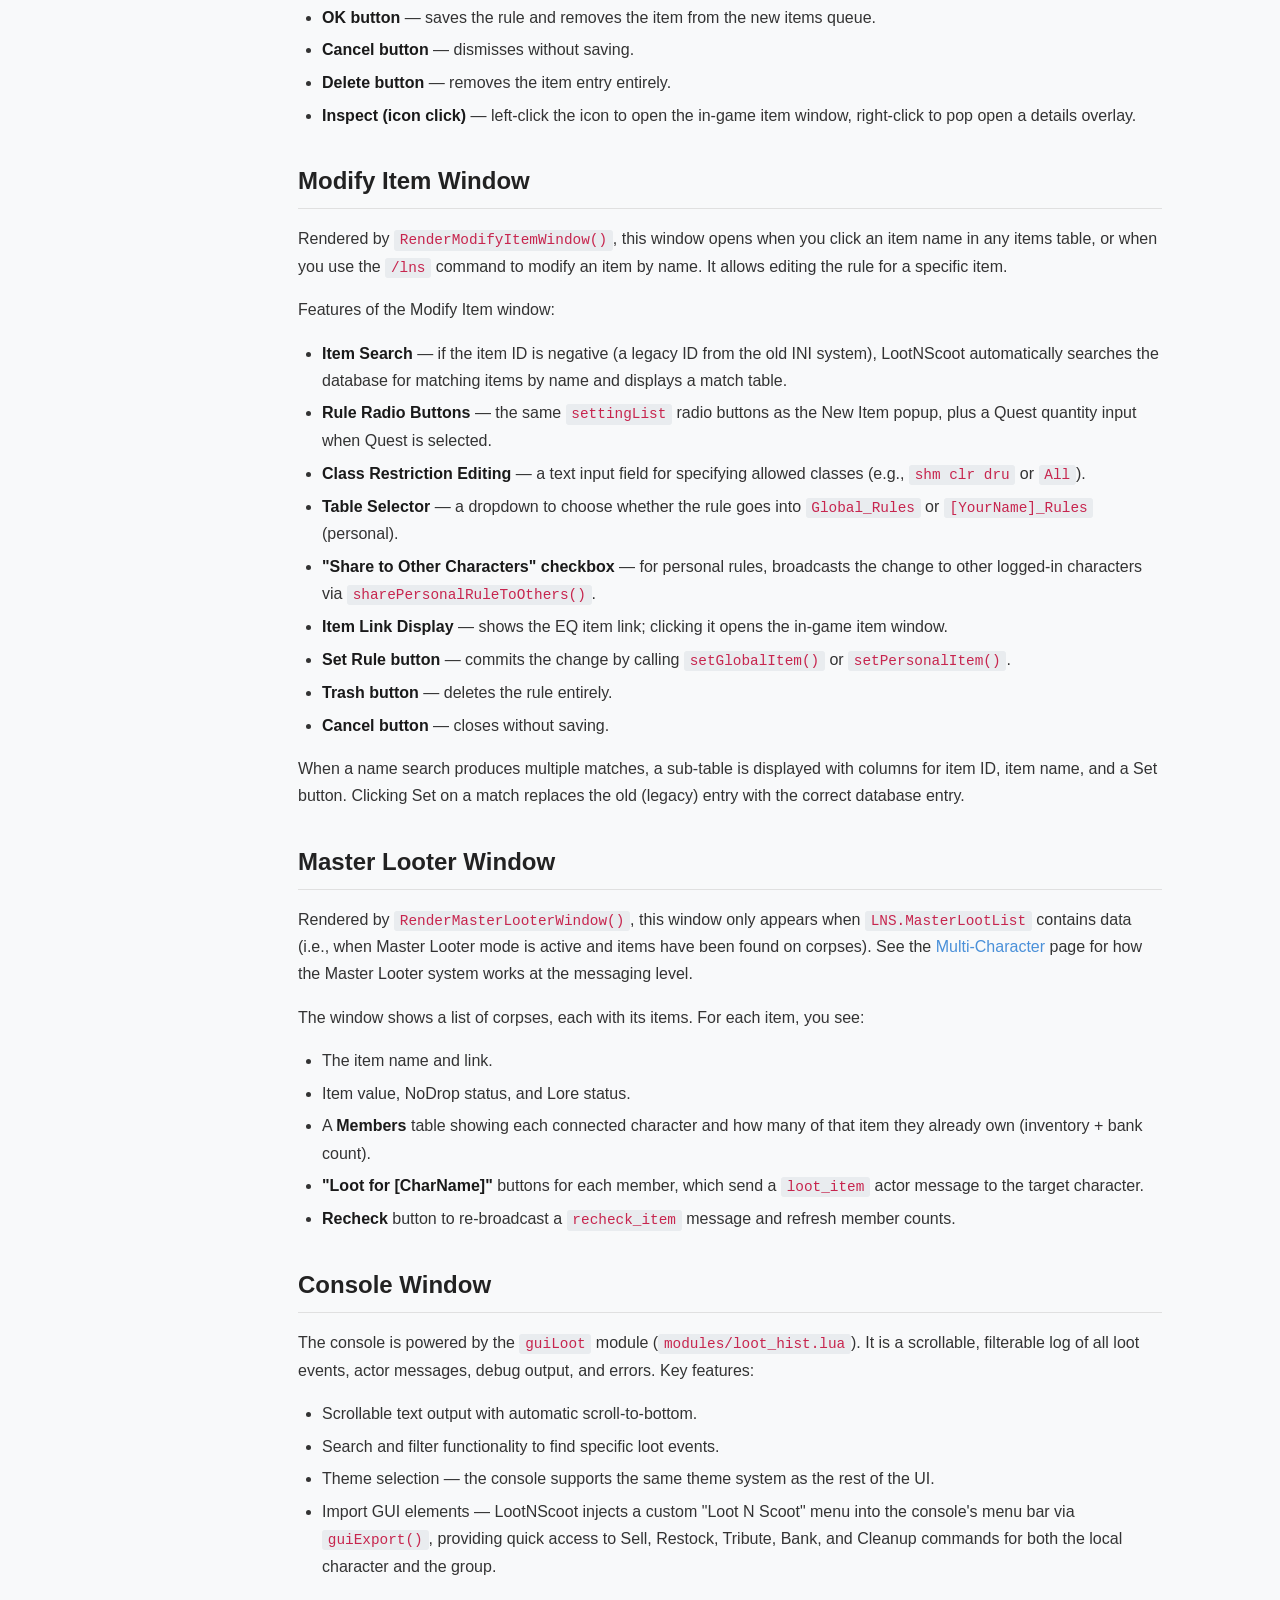
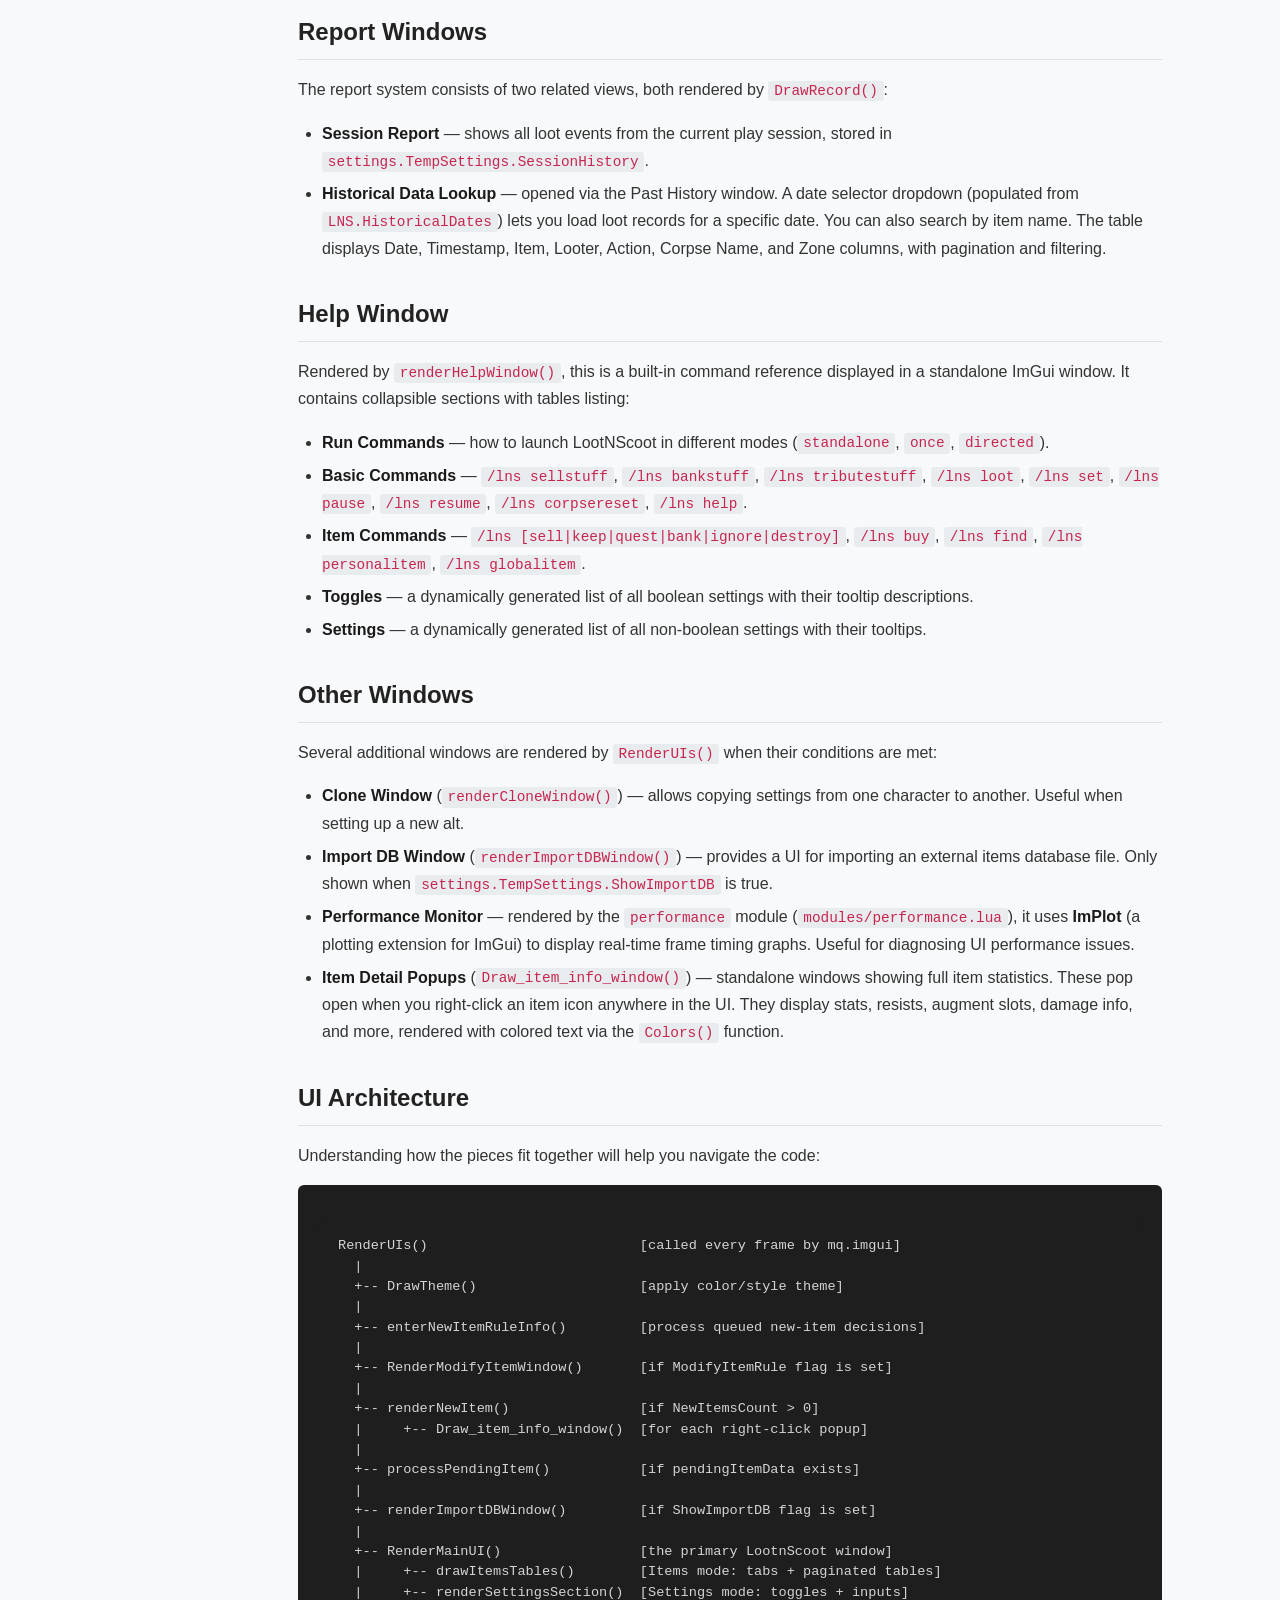
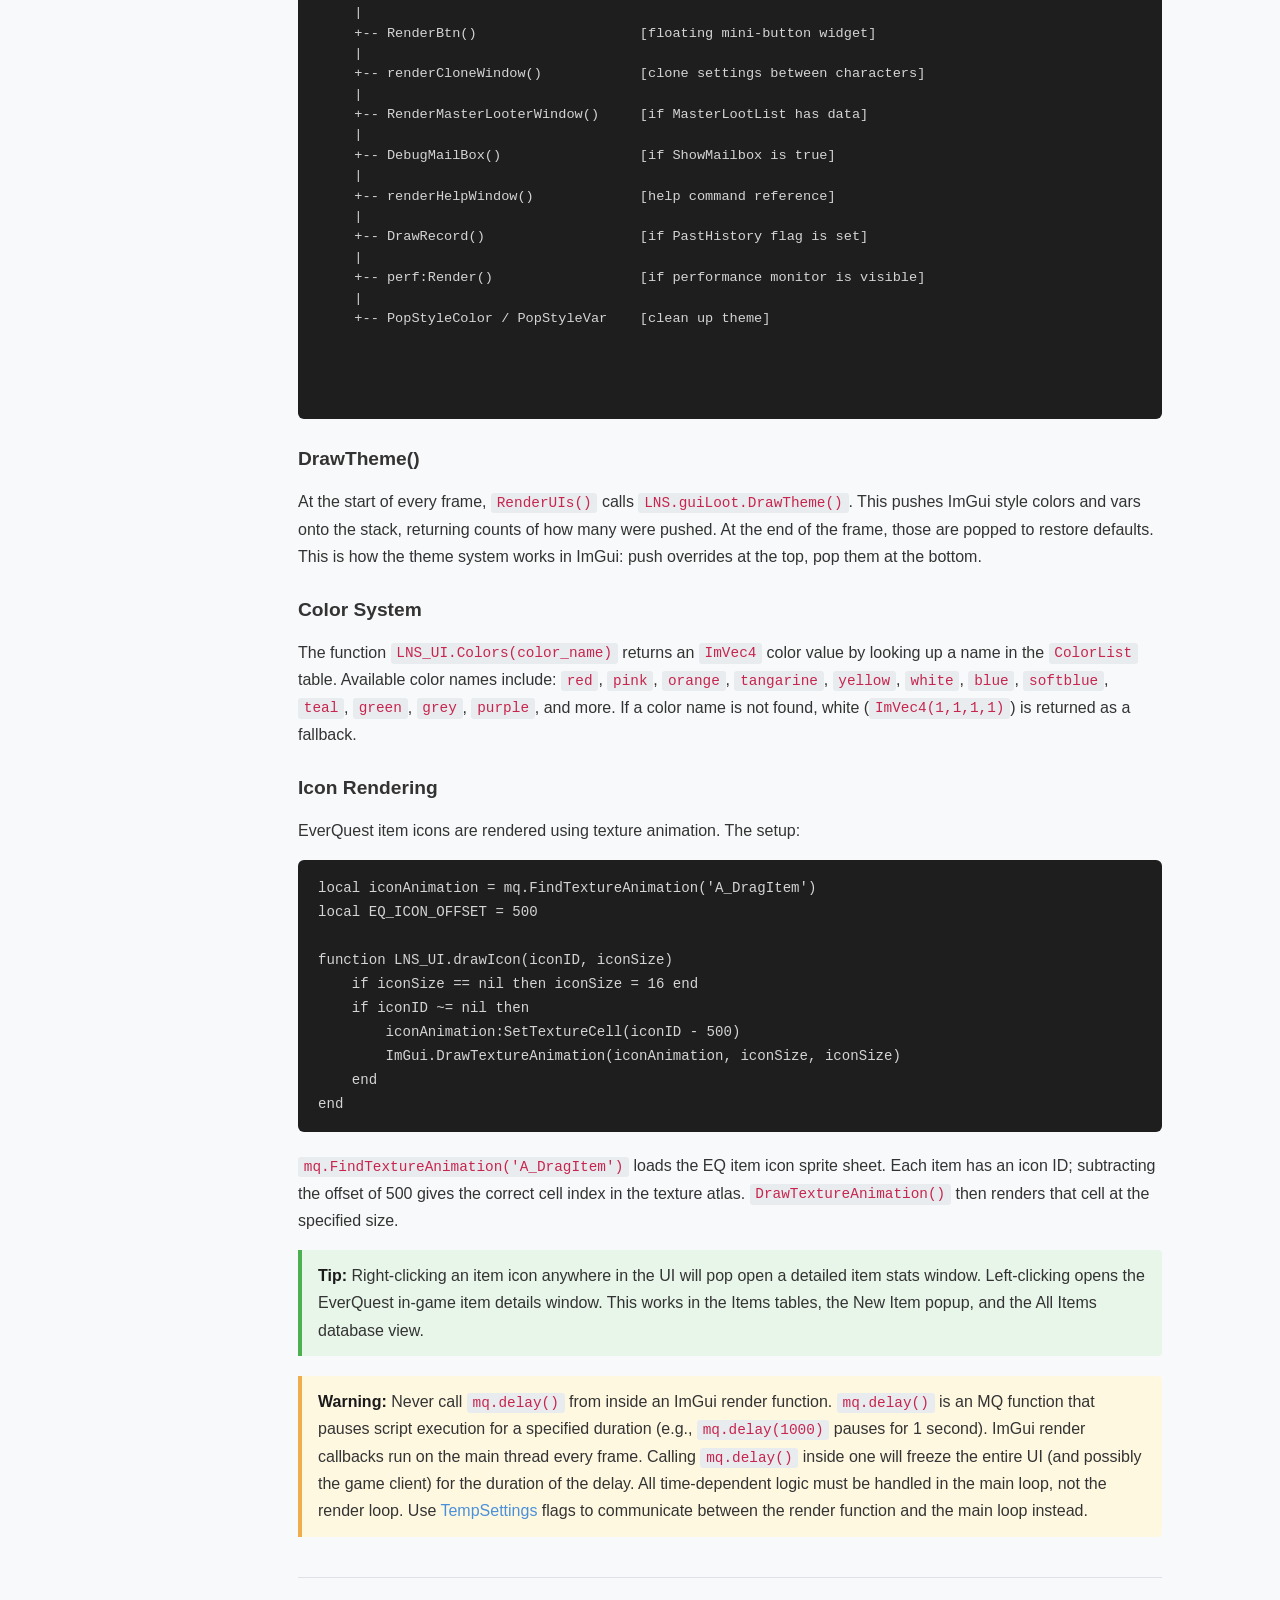
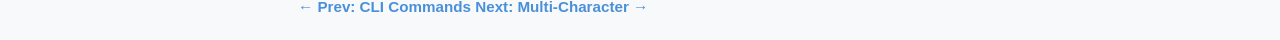
<file: Documentation/ui.html>
<!DOCTYPE html>
<html lang="en">
<head>
    <meta charset="UTF-8">
    <meta name="viewport" content="width=device-width, initial-scale=1.0">
    <title>User Interface - LootNScoot Documentation</title>
    <link rel="stylesheet" href="style.css">
</head>
<body>
<nav class="sidebar">
    <h2><a href="index.html" style="color: inherit; text-decoration: none;">LootNScoot Docs</a></h2>
    <ul>
        <li><a href="index.html">Home</a></li>
        <li><a href="getting-started.html">Getting Started</a></li>
        <li><a href="architecture.html">Architecture</a></li>
        <li><a href="rule-system.html">Rule System</a></li>
        <li><a href="looting-engine.html">Looting Engine</a></li>
        <li><a href="database.html">Database Layer</a></li>
        <li><a href="settings.html">Settings Reference</a></li>
        <li><a href="commands.html">CLI Commands</a></li>
        <li><a href="ui.html" class="active">User Interface</a></li>
        <li><a href="multi-character.html">Multi-Character</a></li>
        <li><a href="extending.html">Modifying the Code</a></li>
    </ul>
</nav>
<main class="content">

    <h1>User Interface</h1>

    <h2>Overview</h2>
    <p>
        LootNScoot's entire graphical interface is built with <strong>ImGui</strong> (Immediate Mode GUI), a UI library
        embedded within MacroQuest (MQ). If you have never worked with ImGui before, the key concept is this:
        the UI is <em>redrawn from scratch every single frame</em>. There is no persistent widget tree or stored state
        in the UI layer itself. Every frame, your rendering function runs, issues drawing commands
        (<code>ImGui.Text()</code>, <code>ImGui.Button()</code>, etc.), and ImGui turns those commands into pixels.
        This is called <strong>immediate-mode rendering</strong>.
    </p>
    <p>
        The UI is registered during initialization in <code>init.lua</code> with a single call:
    </p>
    <pre><code>mq.imgui.init('LootnScoot', ui.RenderUIs)</code></pre>
    <p>
        <code>mq.imgui.init()</code> tells MacroQuest to call <code>ui.RenderUIs()</code> once per frame.
        That one function is the entry point for the entire UI: it orchestrates every window, popup,
        and overlay that LootNScoot displays. The UI module lives in <code>modules/ui.lua</code>.
    </p>

    <h2>Main Window</h2>
    <p>
        The primary window is titled <strong>"LootnScoot"</strong> and is rendered by <code>LNS_UI.RenderMainUI()</code>.
        It has two major display modes: <strong>Items Mode</strong> and <strong>Settings Mode</strong>,
        toggled by a button in the toolbar. A small floating button widget (<code>RenderBtn()</code>) is also
        always visible and provides quick access to toggle the main window.
    </p>

    <h3>Toolbar</h3>
    <p>
        Across the top of the main window you will find a row of toolbar controls:
    </p>
    <table>
        <thead>
            <tr><th>Control</th><th>Purpose</th></tr>
        </thead>
        <tbody>
            <tr><td>Debug Toggle</td><td>Turns on verbose debug logging and the actor mailbox viewer. Equivalent to <code>/lns debug on</code>.</td></tr>
            <tr><td>Help Button</td><td>Opens the built-in Help window (<code>renderHelpWindow()</code>) containing a full command reference.</td></tr>
            <tr><td>Report Button</td><td>Opens the session loot report and historical data viewer.</td></tr>
            <tr><td>Historical Data</td><td>Opens the Past History window to look up loot records by date or item name.</td></tr>
            <tr><td>Console Toggle</td><td>Shows or hides the scrollable loot console (the <code>guiLoot</code> / <code>loot_hist.lua</code> window).</td></tr>
            <tr><td>Settings / Items</td><td>Switches between the Items tab view and the Settings editor.</td></tr>
            <tr><td>Performance Monitor</td><td>Opens an ImPlot-based frame-timing graph rendered by the <code>performance</code> module.</td></tr>
        </tbody>
    </table>

    <h3>Items Mode</h3>
    <p>
        When in Items mode the function <code>drawItemsTables()</code> renders a tab bar with three tabs:
    </p>
    <ul>
        <li><strong>Global_Rules</strong> &mdash; rules that apply to all characters on the server.</li>
        <li><strong>[YourName]_Rules</strong> &mdash; personal rules specific to the current character.</li>
        <li><strong>All Items</strong> &mdash; every item LootNScoot has ever seen, pulled from the SQLite database.</li>
    </ul>
    <p>
        Each tab displays a paginated, searchable, sortable table. Pagination defaults to
        <strong>25 items per page</strong> (the constant <code>ITEMS_PER_PAGE</code>) but you can change it
        from a dropdown (10 to 100 in increments of 10). Navigation controls include first-page, previous,
        next, and last-page buttons, plus a page counter.
    </p>
    <p>
        Every item row shows an icon, name, sell value, tribute value, and many other columns
        (stackable, NoDrop, Lore, tradeskill, classes, stats, resists, heroics, and more).
        Most columns are hidden by default and can be revealed via ImGui's built-in column visibility menu
        (right-click a column header).
    </p>
    <p>
        Interaction on an item row:
    </p>
    <ul>
        <li><strong>Left-click the icon</strong> &mdash; opens the EverQuest in-game item details window via <code>/executelink</code>.</li>
        <li><strong>Right-click the icon</strong> &mdash; pops open a standalone details window rendered by <code>Draw_item_info_window()</code>.</li>
        <li><strong>Click the item name (Selectable)</strong> &mdash; opens the Modify Item window for that item.</li>
    </ul>
    <p>
        The Items mode also includes a <strong>BulkSet</strong> collapsible section. This lets you select
        multiple items with checkboxes, choose a rule and class restriction, and apply the rule to
        all selected items at once. The bulk operation broadcasts rule changes via the
        <a href="multi-character.html">Actor system</a> (MQ's inter-process messaging) to
        other running characters.
    </p>
    <p>
        When new items are pending (items found on corpses that have no rule yet), a
        <strong>New Items</strong> tab appears automatically.
    </p>

    <h3>Settings Mode</h3>
    <p>
        When switched to Settings mode, <code>renderSettingsSection()</code> draws the settings editor.
        It contains:
    </p>
    <ul>
        <li>
            <strong>Actor Selector Dropdown</strong> &mdash; a combo box listing all connected characters
            (populated from <code>LNS.BoxKeys</code>). Selecting a different character lets you view
            and modify their settings remotely. Changes are broadcast via the <code>updatesettings</code>
            actor action.
        </li>
        <li>
            <strong>Boolean Toggles</strong> &mdash; each boolean setting is rendered as a toggle switch.
            The list of settings to display is determined by filtering <code>settings.Settings</code> for
            boolean-type values and excluding anything in <code>settings.SettingsNoDraw</code>.
        </li>
        <li>
            <strong>Numeric Inputs</strong> &mdash; settings like <code>CorpseRadius</code>,
            <code>SaveBagSlots</code>, <code>MinSellPrice</code>, etc. are rendered as number input fields.
        </li>
        <li>
            <strong>Channel Dropdowns</strong> &mdash; <code>LootChannel</code> and <code>GroupChannel</code>
            are rendered as combo boxes or text inputs for selecting the in-game chat channel
            (e.g., <code>dgt</code>, <code>dgze</code>, <code>say</code>).
        </li>
    </ul>

    <h2>New Item Popup</h2>
    <p>
        Rendered by <code>renderNewItem()</code>, this window appears when a new item is discovered on a corpse
        and no rule exists for it yet. If the setting <code>AutoShowNewItem</code> is enabled, it pops up
        automatically; otherwise the user can open it from the New Items tab.
    </p>
    <p>
        The popup displays:
    </p>
    <ul>
        <li>Item icon (rendered via <code>drawIcon()</code>).</li>
        <li>Item name, ID, and item link.</li>
        <li>Sell price (broken down into platinum, gold, silver, copper via <code>draw_value()</code>), tribute value, and max stack size.</li>
        <li>Class restrictions, NoDrop (cannot be traded), Lore (only one can be held per character), Tradeskill, and Augment flags.</li>
        <li>Corpse ID the item was found on.</li>
    </ul>
    <p>
        Below the item details is a row of <strong>radio buttons</strong> for selecting a
        <a href="rule-system.html">loot rule</a>. The available choices come from the
        <code>settingList</code> array:
    </p>
    <pre><code>local settingList = {
    "Ask", "CanUse", "Keep", "Ignore", "Destroy",
    "Quest", "Sell", "Tribute", "Bank",
}</code></pre>
    <p>
        Additional controls in the popup:
    </p>
    <ul>
        <li><strong>"Loot All" checkbox</strong> &mdash; if checked, the class restriction is ignored and anyone can loot the item.</li>
        <li><strong>Classes input</strong> &mdash; a text field to restrict which character classes may loot the item (e.g., <code>shm clr dru</code>).</li>
        <li><strong>"Share to Others" checkbox</strong> &mdash; when checked, the rule decision is broadcast to all other connected characters via the Actor system.</li>
        <li><strong>OK button</strong> &mdash; saves the rule and removes the item from the new items queue.</li>
        <li><strong>Cancel button</strong> &mdash; dismisses without saving.</li>
        <li><strong>Delete button</strong> &mdash; removes the item entry entirely.</li>
        <li><strong>Inspect (icon click)</strong> &mdash; left-click the icon to open the in-game item window, right-click to pop open a details overlay.</li>
    </ul>

    <h2>Modify Item Window</h2>
    <p>
        Rendered by <code>RenderModifyItemWindow()</code>, this window opens when you click an item name
        in any items table, or when you use the <code>/lns</code> command to modify an item by name.
        It allows editing the rule for a specific item.
    </p>
    <p>
        Features of the Modify Item window:
    </p>
    <ul>
        <li><strong>Item Search</strong> &mdash; if the item ID is negative (a legacy ID from the old INI system), LootNScoot automatically searches the database for matching items by name and displays a match table.</li>
        <li><strong>Rule Radio Buttons</strong> &mdash; the same <code>settingList</code> radio buttons as the New Item popup, plus a Quest quantity input when Quest is selected.</li>
        <li><strong>Class Restriction Editing</strong> &mdash; a text input field for specifying allowed classes (e.g., <code>shm clr dru</code> or <code>All</code>).</li>
        <li><strong>Table Selector</strong> &mdash; a dropdown to choose whether the rule goes into <code>Global_Rules</code> or <code>[YourName]_Rules</code> (personal).</li>
        <li><strong>"Share to Other Characters" checkbox</strong> &mdash; for personal rules, broadcasts the change to other logged-in characters via <code>sharePersonalRuleToOthers()</code>.</li>
        <li><strong>Item Link Display</strong> &mdash; shows the EQ item link; clicking it opens the in-game item window.</li>
        <li><strong>Set Rule button</strong> &mdash; commits the change by calling <code>setGlobalItem()</code> or <code>setPersonalItem()</code>.</li>
        <li><strong>Trash button</strong> &mdash; deletes the rule entirely.</li>
        <li><strong>Cancel button</strong> &mdash; closes without saving.</li>
    </ul>
    <p>
        When a name search produces multiple matches, a sub-table is displayed with columns for item ID,
        item name, and a Set button. Clicking Set on a match replaces the old (legacy) entry with the
        correct database entry.
    </p>

    <h2>Master Looter Window</h2>
    <p>
        Rendered by <code>RenderMasterLooterWindow()</code>, this window only appears when
        <code>LNS.MasterLootList</code> contains data (i.e., when Master Looter mode is active and items
        have been found on corpses). See the <a href="multi-character.html">Multi-Character</a> page for
        how the Master Looter system works at the messaging level.
    </p>
    <p>
        The window shows a list of corpses, each with its items. For each item, you see:
    </p>
    <ul>
        <li>The item name and link.</li>
        <li>Item value, NoDrop status, and Lore status.</li>
        <li>A <strong>Members</strong> table showing each connected character and how many of that item they already own (inventory + bank count).</li>
        <li><strong>"Loot for [CharName]"</strong> buttons for each member, which send a <code>loot_item</code> actor message to the target character.</li>
        <li><strong>Recheck</strong> button to re-broadcast a <code>recheck_item</code> message and refresh member counts.</li>
    </ul>

    <h2>Console Window</h2>
    <p>
        The console is powered by the <code>guiLoot</code> module (<code>modules/loot_hist.lua</code>).
        It is a scrollable, filterable log of all loot events, actor messages, debug output, and errors.
        Key features:
    </p>
    <ul>
        <li>Scrollable text output with automatic scroll-to-bottom.</li>
        <li>Search and filter functionality to find specific loot events.</li>
        <li>Theme selection &mdash; the console supports the same theme system as the rest of the UI.</li>
        <li>Import GUI elements &mdash; LootNScoot injects a custom "Loot N Scoot" menu into the console's menu bar via <code>guiExport()</code>, providing quick access to Sell, Restock, Tribute, Bank, and Cleanup commands for both the local character and the group.</li>
    </ul>

    <h2>Report Windows</h2>
    <p>
        The report system consists of two related views, both rendered by <code>DrawRecord()</code>:
    </p>
    <ul>
        <li>
            <strong>Session Report</strong> &mdash; shows all loot events from the current play session,
            stored in <code>settings.TempSettings.SessionHistory</code>.
        </li>
        <li>
            <strong>Historical Data Lookup</strong> &mdash; opened via the Past History window. A date
            selector dropdown (populated from <code>LNS.HistoricalDates</code>) lets you load loot records
            for a specific date. You can also search by item name. The table displays Date, Timestamp,
            Item, Looter, Action, Corpse Name, and Zone columns, with pagination and filtering.
        </li>
    </ul>

    <h2>Help Window</h2>
    <p>
        Rendered by <code>renderHelpWindow()</code>, this is a built-in command reference displayed in a
        standalone ImGui window. It contains collapsible sections with tables listing:
    </p>
    <ul>
        <li><strong>Run Commands</strong> &mdash; how to launch LootNScoot in different modes (<code>standalone</code>, <code>once</code>, <code>directed</code>).</li>
        <li><strong>Basic Commands</strong> &mdash; <code>/lns sellstuff</code>, <code>/lns bankstuff</code>, <code>/lns tributestuff</code>, <code>/lns loot</code>, <code>/lns set</code>, <code>/lns pause</code>, <code>/lns resume</code>, <code>/lns corpsereset</code>, <code>/lns help</code>.</li>
        <li><strong>Item Commands</strong> &mdash; <code>/lns [sell|keep|quest|bank|ignore|destroy]</code>, <code>/lns buy</code>, <code>/lns find</code>, <code>/lns personalitem</code>, <code>/lns globalitem</code>.</li>
        <li><strong>Toggles</strong> &mdash; a dynamically generated list of all boolean settings with their tooltip descriptions.</li>
        <li><strong>Settings</strong> &mdash; a dynamically generated list of all non-boolean settings with their tooltips.</li>
    </ul>

    <h2>Other Windows</h2>
    <p>
        Several additional windows are rendered by <code>RenderUIs()</code> when their conditions are met:
    </p>
    <ul>
        <li>
            <strong>Clone Window</strong> (<code>renderCloneWindow()</code>) &mdash; allows copying settings
            from one character to another. Useful when setting up a new alt.
        </li>
        <li>
            <strong>Import DB Window</strong> (<code>renderImportDBWindow()</code>) &mdash; provides a UI
            for importing an external items database file. Only shown when
            <code>settings.TempSettings.ShowImportDB</code> is true.
        </li>
        <li>
            <strong>Performance Monitor</strong> &mdash; rendered by the <code>performance</code> module
            (<code>modules/performance.lua</code>), it uses <strong>ImPlot</strong> (a plotting extension
            for ImGui) to display real-time frame timing graphs. Useful for diagnosing UI performance issues.
        </li>
        <li>
            <strong>Item Detail Popups</strong> (<code>Draw_item_info_window()</code>) &mdash; standalone
            windows showing full item statistics. These pop open when you right-click an item icon anywhere
            in the UI. They display stats, resists, augment slots, damage info, and more, rendered with
            colored text via the <code>Colors()</code> function.
        </li>
    </ul>

    <h2>UI Architecture</h2>
    <p>
        Understanding how the pieces fit together will help you navigate the code:
    </p>

    <div class="diagram">
<pre>
RenderUIs()                          [called every frame by mq.imgui]
  |
  +-- DrawTheme()                    [apply color/style theme]
  |
  +-- enterNewItemRuleInfo()         [process queued new-item decisions]
  |
  +-- RenderModifyItemWindow()       [if ModifyItemRule flag is set]
  |
  +-- renderNewItem()                [if NewItemsCount &gt; 0]
  |     +-- Draw_item_info_window()  [for each right-click popup]
  |
  +-- processPendingItem()           [if pendingItemData exists]
  |
  +-- renderImportDBWindow()         [if ShowImportDB flag is set]
  |
  +-- RenderMainUI()                 [the primary LootnScoot window]
  |     +-- drawItemsTables()        [Items mode: tabs + paginated tables]
  |     +-- renderSettingsSection()  [Settings mode: toggles + inputs]
  |
  +-- RenderBtn()                    [floating mini-button widget]
  |
  +-- renderCloneWindow()            [clone settings between characters]
  |
  +-- RenderMasterLooterWindow()     [if MasterLootList has data]
  |
  +-- DebugMailBox()                 [if ShowMailbox is true]
  |
  +-- renderHelpWindow()             [help command reference]
  |
  +-- DrawRecord()                   [if PastHistory flag is set]
  |
  +-- perf:Render()                  [if performance monitor is visible]
  |
  +-- PopStyleColor / PopStyleVar    [clean up theme]
</pre>
    </div>

    <h3>DrawTheme()</h3>
    <p>
        At the start of every frame, <code>RenderUIs()</code> calls <code>LNS.guiLoot.DrawTheme()</code>.
        This pushes ImGui style colors and vars onto the stack, returning counts of how many were pushed.
        At the end of the frame, those are popped to restore defaults. This is how the theme system works
        in ImGui: push overrides at the top, pop them at the bottom.
    </p>

    <h3>Color System</h3>
    <p>
        The function <code>LNS_UI.Colors(color_name)</code> returns an <code>ImVec4</code> color value by
        looking up a name in the <code>ColorList</code> table. Available color names include:
        <code>red</code>, <code>pink</code>, <code>orange</code>, <code>tangarine</code>,
        <code>yellow</code>, <code>white</code>, <code>blue</code>, <code>softblue</code>,
        <code>teal</code>, <code>green</code>, <code>grey</code>, <code>purple</code>, and more.
        If a color name is not found, white (<code>ImVec4(1,1,1,1)</code>) is returned as a fallback.
    </p>

    <h3>Icon Rendering</h3>
    <p>
        EverQuest item icons are rendered using texture animation. The setup:
    </p>
    <pre><code>local iconAnimation = mq.FindTextureAnimation('A_DragItem')
local EQ_ICON_OFFSET = 500

function LNS_UI.drawIcon(iconID, iconSize)
    if iconSize == nil then iconSize = 16 end
    if iconID ~= nil then
        iconAnimation:SetTextureCell(iconID - 500)
        ImGui.DrawTextureAnimation(iconAnimation, iconSize, iconSize)
    end
end</code></pre>
    <p>
        <code>mq.FindTextureAnimation('A_DragItem')</code> loads the EQ item icon sprite sheet.
        Each item has an icon ID; subtracting the offset of 500 gives the correct cell index in the
        texture atlas. <code>DrawTextureAnimation()</code> then renders that cell at the specified size.
    </p>

    <div class="tip">
        <strong>Tip:</strong> Right-clicking an item icon anywhere in the UI will pop open a detailed
        item stats window. Left-clicking opens the EverQuest in-game item details window. This works
        in the Items tables, the New Item popup, and the All Items database view.
    </div>

    <div class="warning">
        <strong>Warning:</strong> Never call <code>mq.delay()</code> from inside an ImGui render function.
        <code>mq.delay()</code> is an MQ function that pauses script execution for a specified duration
        (e.g., <code>mq.delay(1000)</code> pauses for 1 second). ImGui render callbacks run on the main
        thread every frame. Calling <code>mq.delay()</code> inside one will freeze the entire UI (and
        possibly the game client) for the duration of the delay. All time-dependent logic must be handled
        in the main loop, not the render loop. Use
        <a href="settings.html">TempSettings</a> flags to communicate between the render function and
        the main loop instead.
    </div>

    <div class="page-nav">
        <a href="commands.html">&larr; Prev: CLI Commands</a>
        <a href="multi-character.html">Next: Multi-Character &rarr;</a>
    </div>
</main>
</body>
</html>
</file>
<file: Documentation/style.css>
/* LootNScoot Documentation Stylesheet */

/* Reset & Base */
*, *::before, *::after {
    box-sizing: border-box;
    margin: 0;
    padding: 0;
}

html {
    scroll-behavior: smooth;
}

body {
    font-family: -apple-system, BlinkMacSystemFont, "Segoe UI", Roboto, "Helvetica Neue", Arial, sans-serif;
    font-size: 16px;
    line-height: 1.7;
    color: #333;
    background: #f8f9fa;
    display: flex;
    min-height: 100vh;
}

/* Sidebar */
.sidebar {
    position: fixed;
    top: 0;
    left: 0;
    width: 250px;
    height: 100vh;
    background: #2d2d2d;
    color: #ccc;
    padding: 1.5rem 0;
    overflow-y: auto;
    z-index: 100;
}

.sidebar h2 {
    font-size: 1.2rem;
    color: #fff;
    padding: 0 1.25rem 1rem;
    border-bottom: 1px solid #444;
    margin-bottom: 0.75rem;
}

.sidebar ul {
    list-style: none;
}

.sidebar li {
    margin: 0;
}

.sidebar a {
    display: block;
    padding: 0.5rem 1.25rem;
    color: #bbb;
    text-decoration: none;
    font-size: 0.95rem;
    transition: background 0.15s, color 0.15s, border-left 0.15s;
    border-left: 3px solid transparent;
}

.sidebar a:hover {
    background: #3a3a3a;
    color: #fff;
    border-left-color: #6ea8fe;
}

.sidebar a.active {
    background: #383838;
    color: #fff;
    border-left-color: #6ea8fe;
    font-weight: 600;
}

/* Main Content */
.content {
    margin-left: 250px;
    padding: 2.5rem 3rem;
    max-width: 960px;
    width: 100%;
}

/* Headers */
h1 {
    font-size: 2rem;
    color: #1a1a1a;
    border-bottom: 2px solid #dee2e6;
    padding-bottom: 0.5rem;
    margin-bottom: 1.25rem;
}

h2 {
    font-size: 1.5rem;
    color: #222;
    border-bottom: 1px solid #e0e0e0;
    padding-bottom: 0.4rem;
    margin-top: 2rem;
    margin-bottom: 1rem;
}

h3 {
    font-size: 1.2rem;
    color: #333;
    margin-top: 1.5rem;
    margin-bottom: 0.75rem;
}

h4 {
    font-size: 1.05rem;
    color: #444;
    margin-top: 1.25rem;
    margin-bottom: 0.5rem;
}

/* Paragraphs & Text */
p {
    margin-bottom: 1rem;
}

strong {
    color: #1a1a1a;
}

/* Links */
a {
    color: #4a90d9;
    text-decoration: none;
}

a:hover {
    color: #2a6cb8;
    text-decoration: underline;
}

/* Code */
code {
    font-family: "Cascadia Code", "Fira Code", "Consolas", "Monaco", monospace;
    font-size: 0.9em;
    background: #e9ecef;
    padding: 0.15em 0.4em;
    border-radius: 3px;
    color: #c7254e;
}

pre {
    background: #1e1e1e;
    color: #d4d4d4;
    padding: 1rem 1.25rem;
    border-radius: 6px;
    overflow-x: auto;
    margin-bottom: 1.25rem;
    line-height: 1.5;
}

pre code {
    background: none;
    color: inherit;
    padding: 0;
    border-radius: 0;
    font-size: 0.88em;
}

/* Tables */
table {
    width: 100%;
    border-collapse: collapse;
    margin-bottom: 1.5rem;
}

th, td {
    padding: 0.6rem 0.85rem;
    text-align: left;
    border: 1px solid #ddd;
}

th {
    background: #e9ecef;
    font-weight: 600;
    color: #333;
}

tr:nth-child(even) {
    background: #f5f5f5;
}

tr:hover {
    background: #eef2f7;
}

/* Lists */
ul, ol {
    margin-bottom: 1rem;
    padding-left: 1.5rem;
}

li {
    margin-bottom: 0.35rem;
}

/* Diagram / ASCII art blocks */
.diagram {
    background: #1e1e1e;
    color: #9cdcfe;
    padding: 1rem 1.25rem;
    border-radius: 6px;
    overflow-x: auto;
    margin-bottom: 1.25rem;
    font-family: "Cascadia Code", "Fira Code", "Consolas", monospace;
    font-size: 0.85em;
    line-height: 1.4;
    white-space: pre;
}

/* Info boxes */
.note {
    background: #e7f3ff;
    border-left: 4px solid #4a90d9;
    padding: 0.75rem 1rem;
    margin-bottom: 1.25rem;
    border-radius: 0 4px 4px 0;
}

.warning {
    background: #fff8e1;
    border-left: 4px solid #f0ad4e;
    padding: 0.75rem 1rem;
    margin-bottom: 1.25rem;
    border-radius: 0 4px 4px 0;
}

.tip {
    background: #e8f5e9;
    border-left: 4px solid #4caf50;
    padding: 0.75rem 1rem;
    margin-bottom: 1.25rem;
    border-radius: 0 4px 4px 0;
}

/* Quick links grid */
.link-grid {
    display: grid;
    grid-template-columns: repeat(auto-fill, minmax(220px, 1fr));
    gap: 1rem;
    margin-bottom: 1.5rem;
}

.link-grid a {
    display: block;
    background: #fff;
    border: 1px solid #ddd;
    border-radius: 6px;
    padding: 1rem;
    text-decoration: none;
    color: #333;
    transition: box-shadow 0.15s, border-color 0.15s;
}

.link-grid a:hover {
    border-color: #4a90d9;
    box-shadow: 0 2px 8px rgba(0,0,0,0.1);
    text-decoration: none;
}

.link-grid a strong {
    display: block;
    color: #4a90d9;
    margin-bottom: 0.25rem;
}

/* Page navigation (bottom of page next/prev links) */
.page-nav {
    margin-top: 2.5rem;
    padding-top: 1rem;
    border-top: 1px solid #dee2e6;
    font-size: 0.95rem;
}

.page-nav a {
    font-weight: 600;
}

/* Responsive */
@media (max-width: 800px) {
    .sidebar {
        position: static;
        width: 100%;
        height: auto;
        padding: 1rem 0;
    }

    .sidebar ul {
        display: flex;
        flex-wrap: wrap;
        padding: 0 1rem;
    }

    .sidebar li {
        flex: 0 0 auto;
    }

    .sidebar a {
        padding: 0.4rem 0.75rem;
        border-left: none;
        border-bottom: 3px solid transparent;
    }

    .sidebar a:hover,
    .sidebar a.active {
        border-left: none;
        border-bottom-color: #6ea8fe;
    }

    body {
        flex-direction: column;
    }

    .content {
        margin-left: 0;
        padding: 1.5rem 1rem;
    }
}

/* Print */
@media print {
    .sidebar {
        display: none;
    }

    .content {
        margin-left: 0;
        max-width: 100%;
    }

    pre, .diagram {
        background: #f5f5f5 !important;
        color: #333 !important;
        border: 1px solid #ccc;
    }

    a {
        color: #333;
    }

    .content a::after {
        content: " (" attr(href) ")";
        font-size: 0.85em;
        color: #666;
    }

    .link-grid a::after,
    .page-nav a::after {
        display: none;
    }
}
</file>
